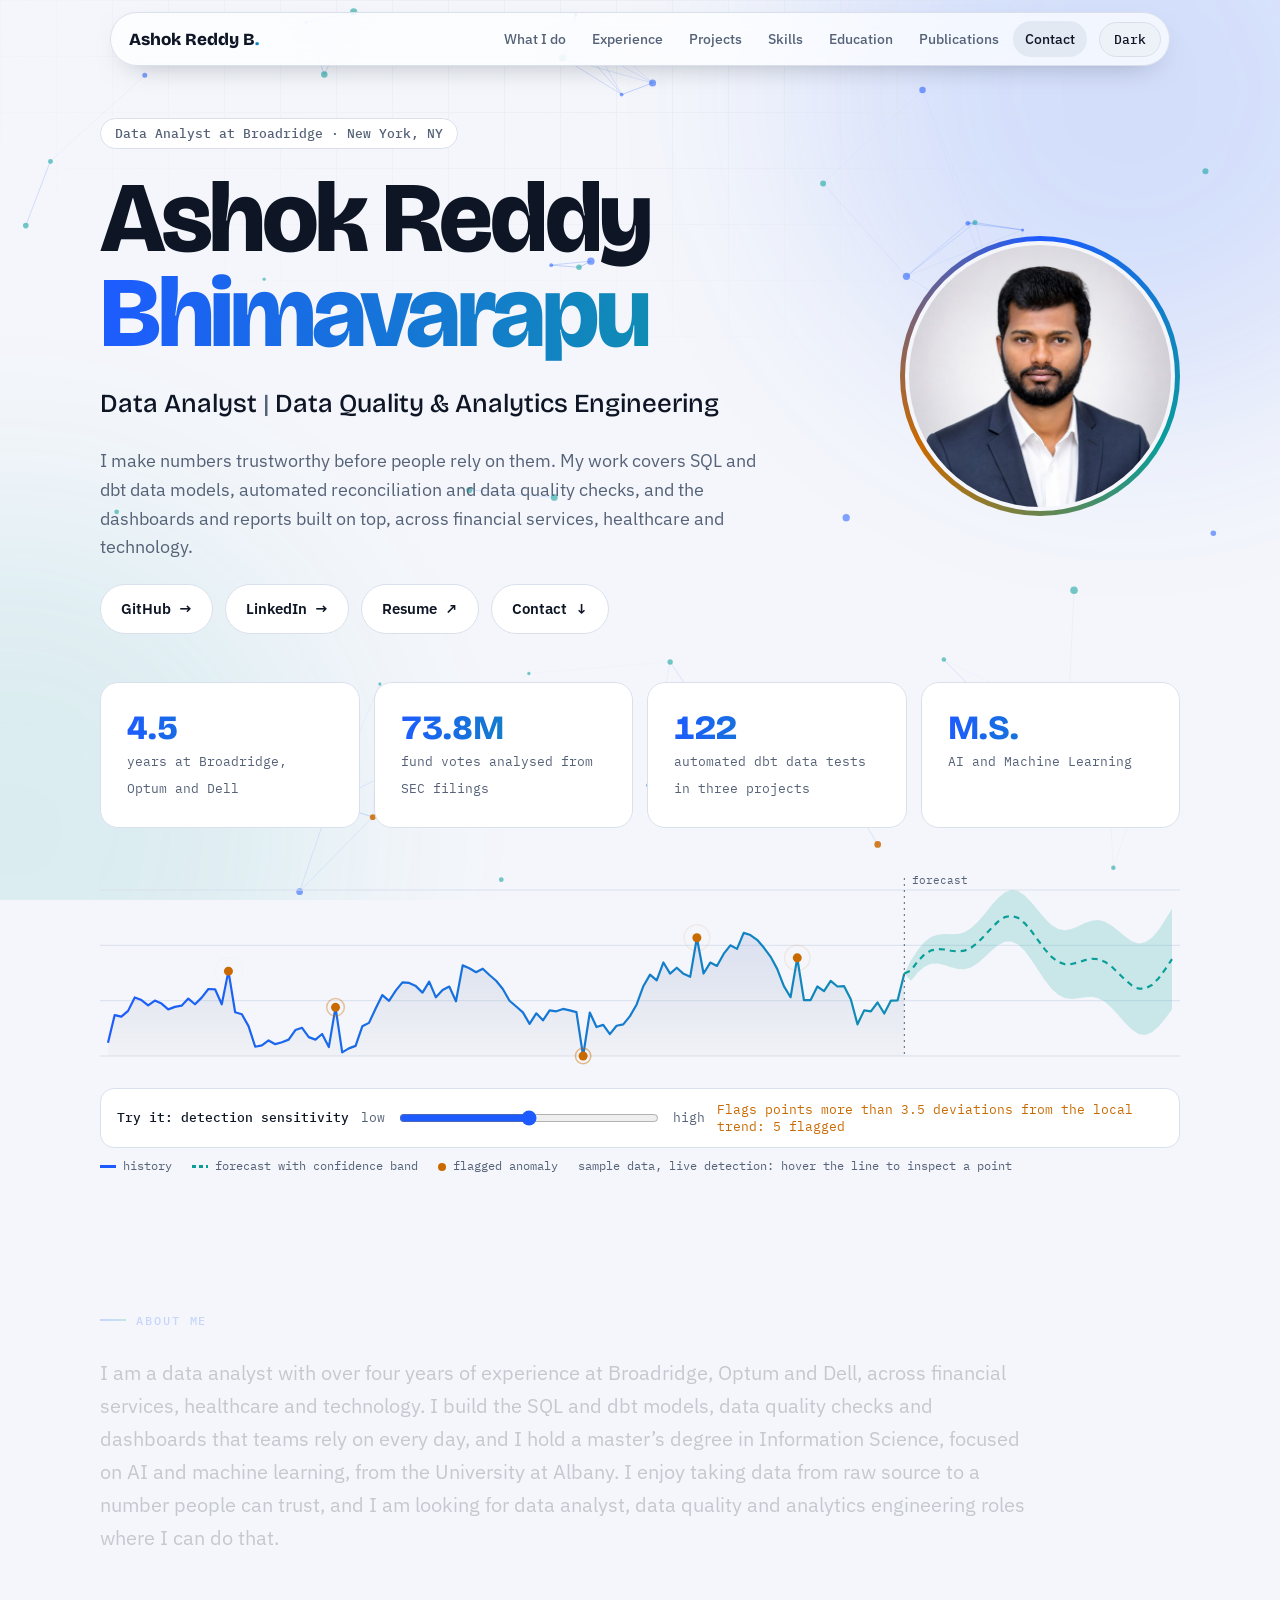
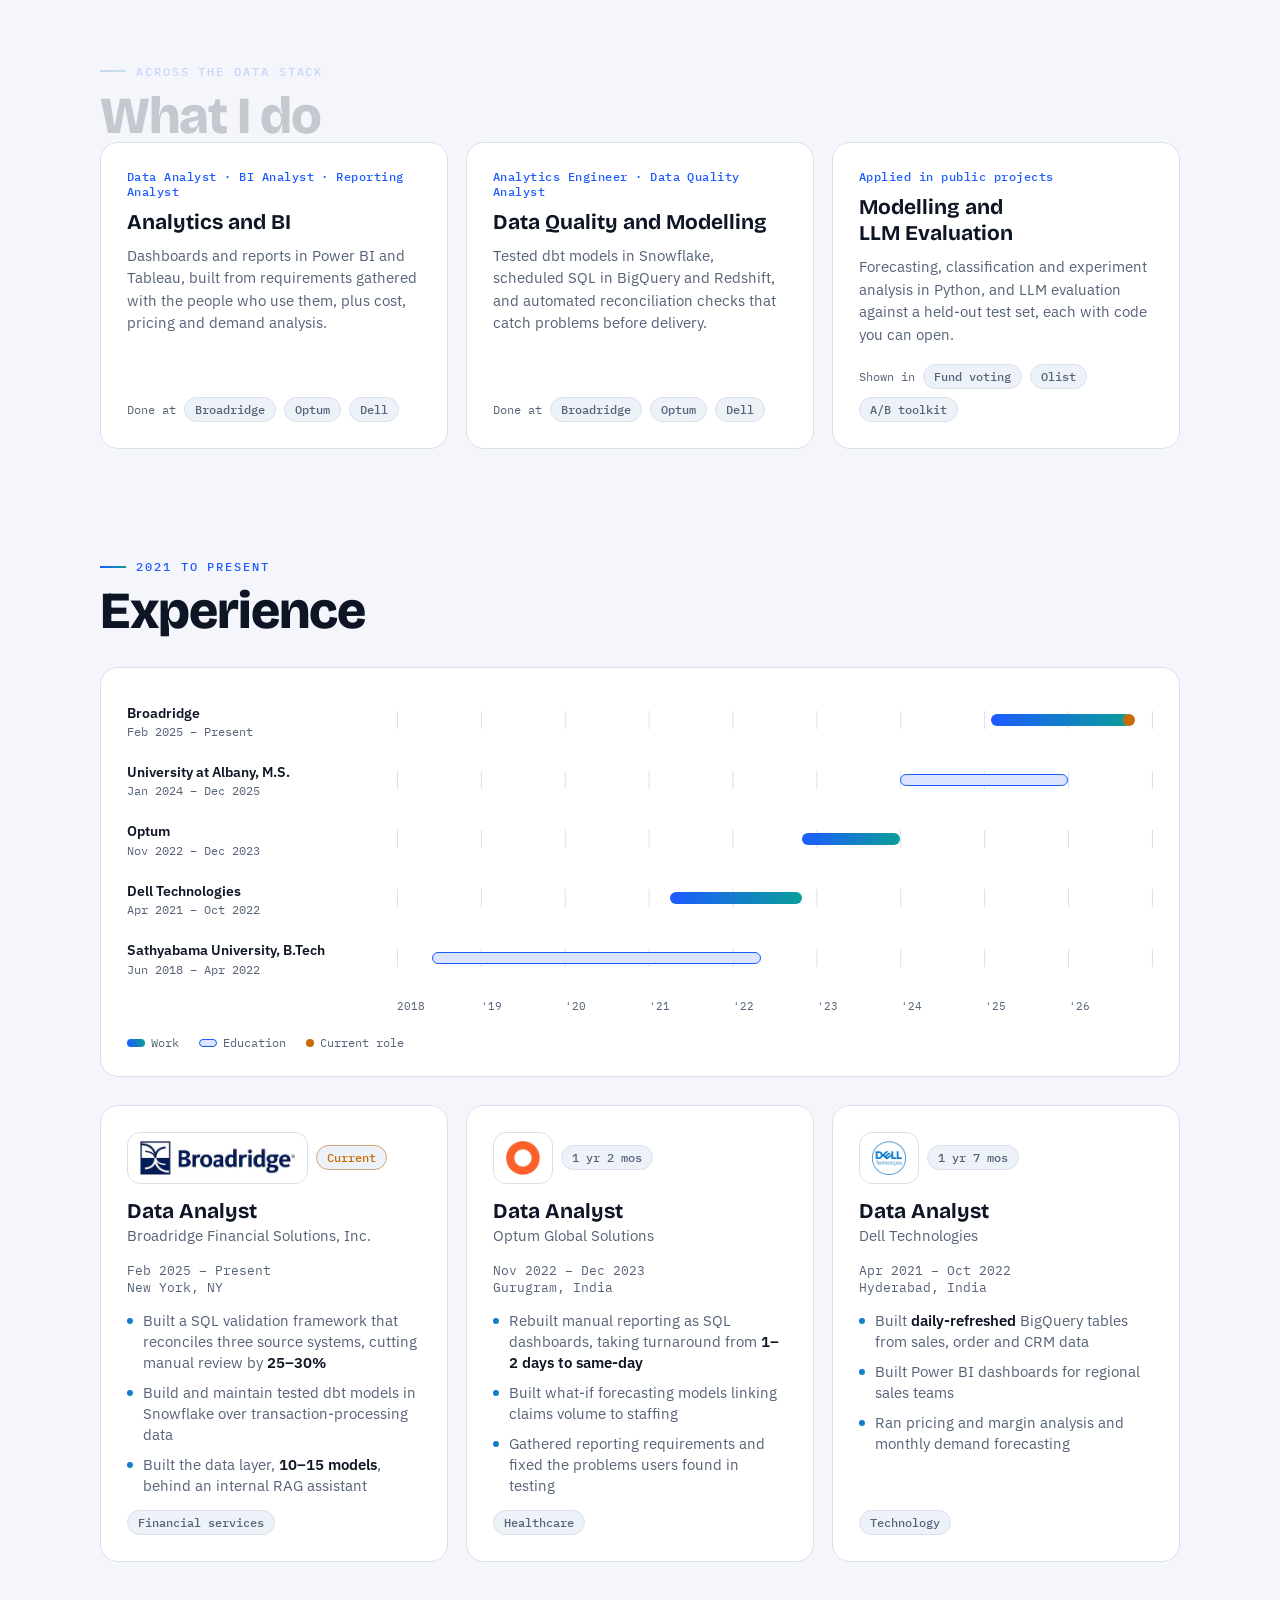
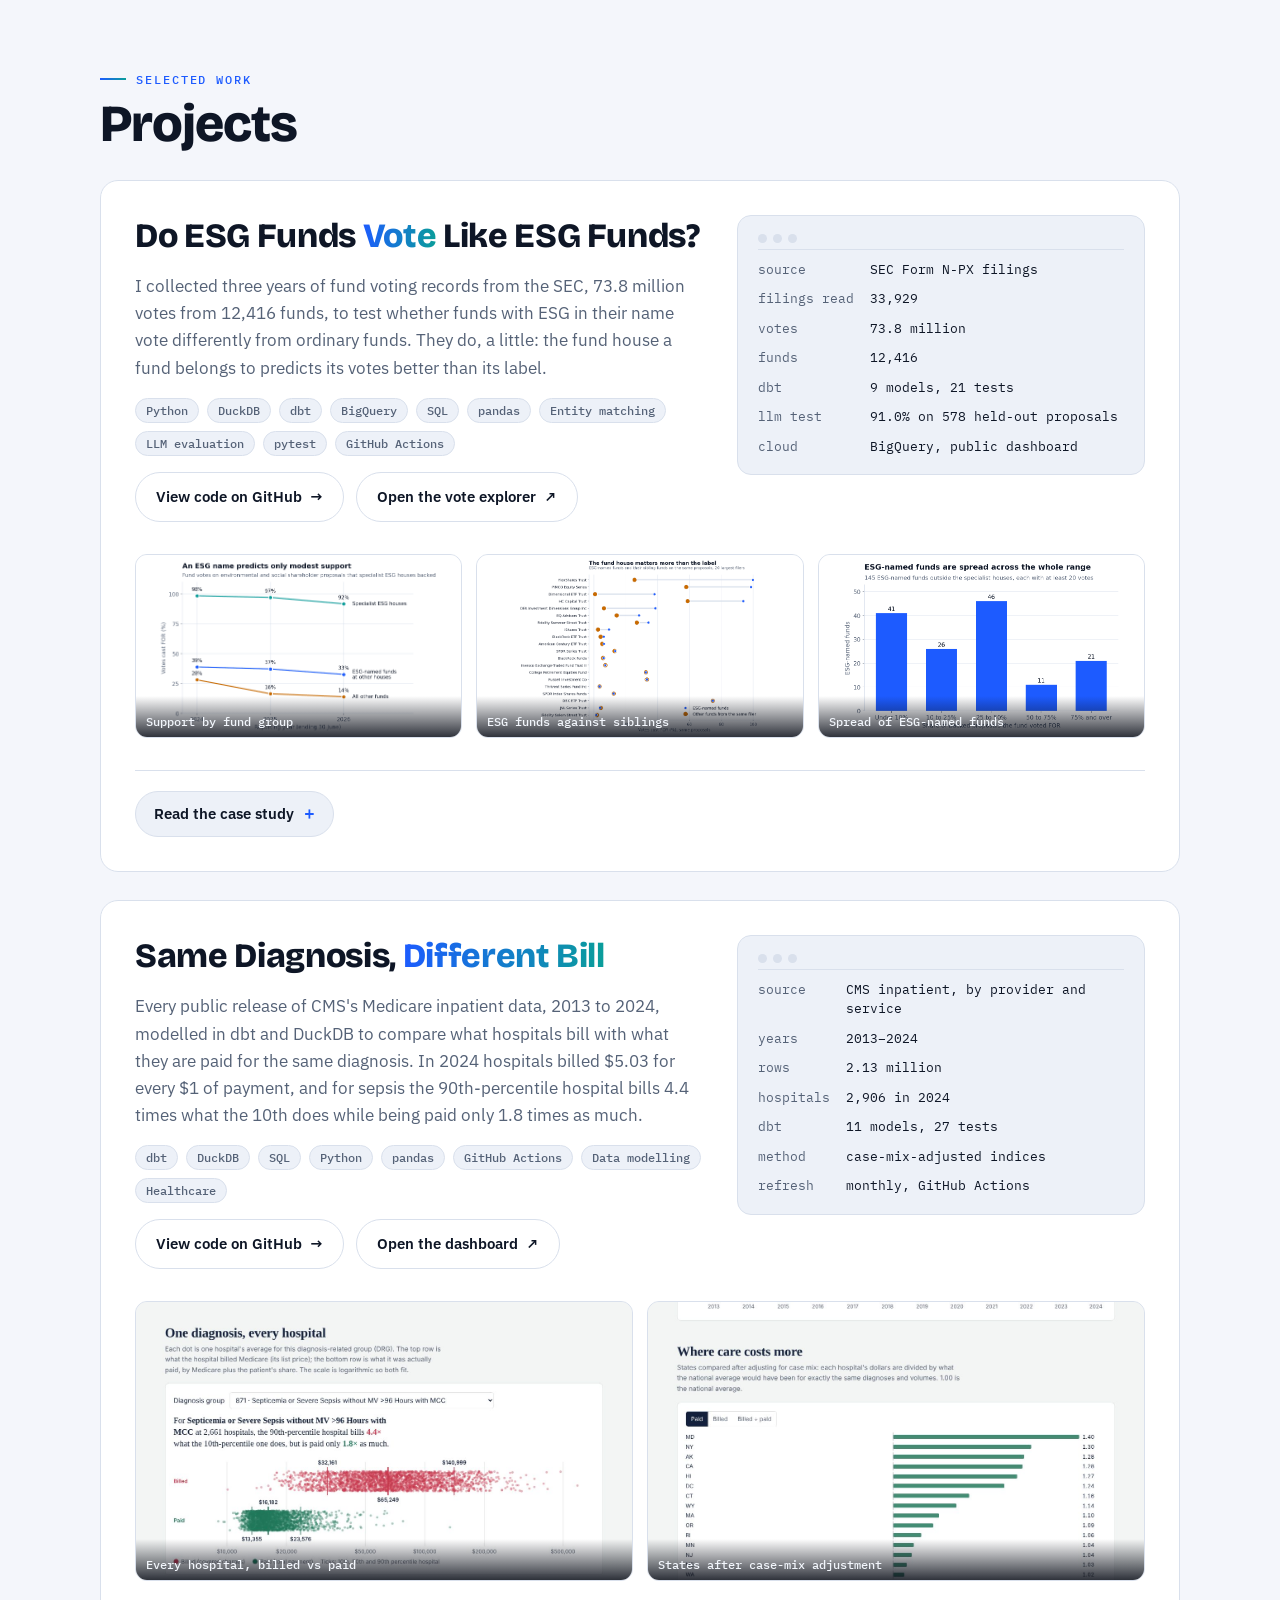
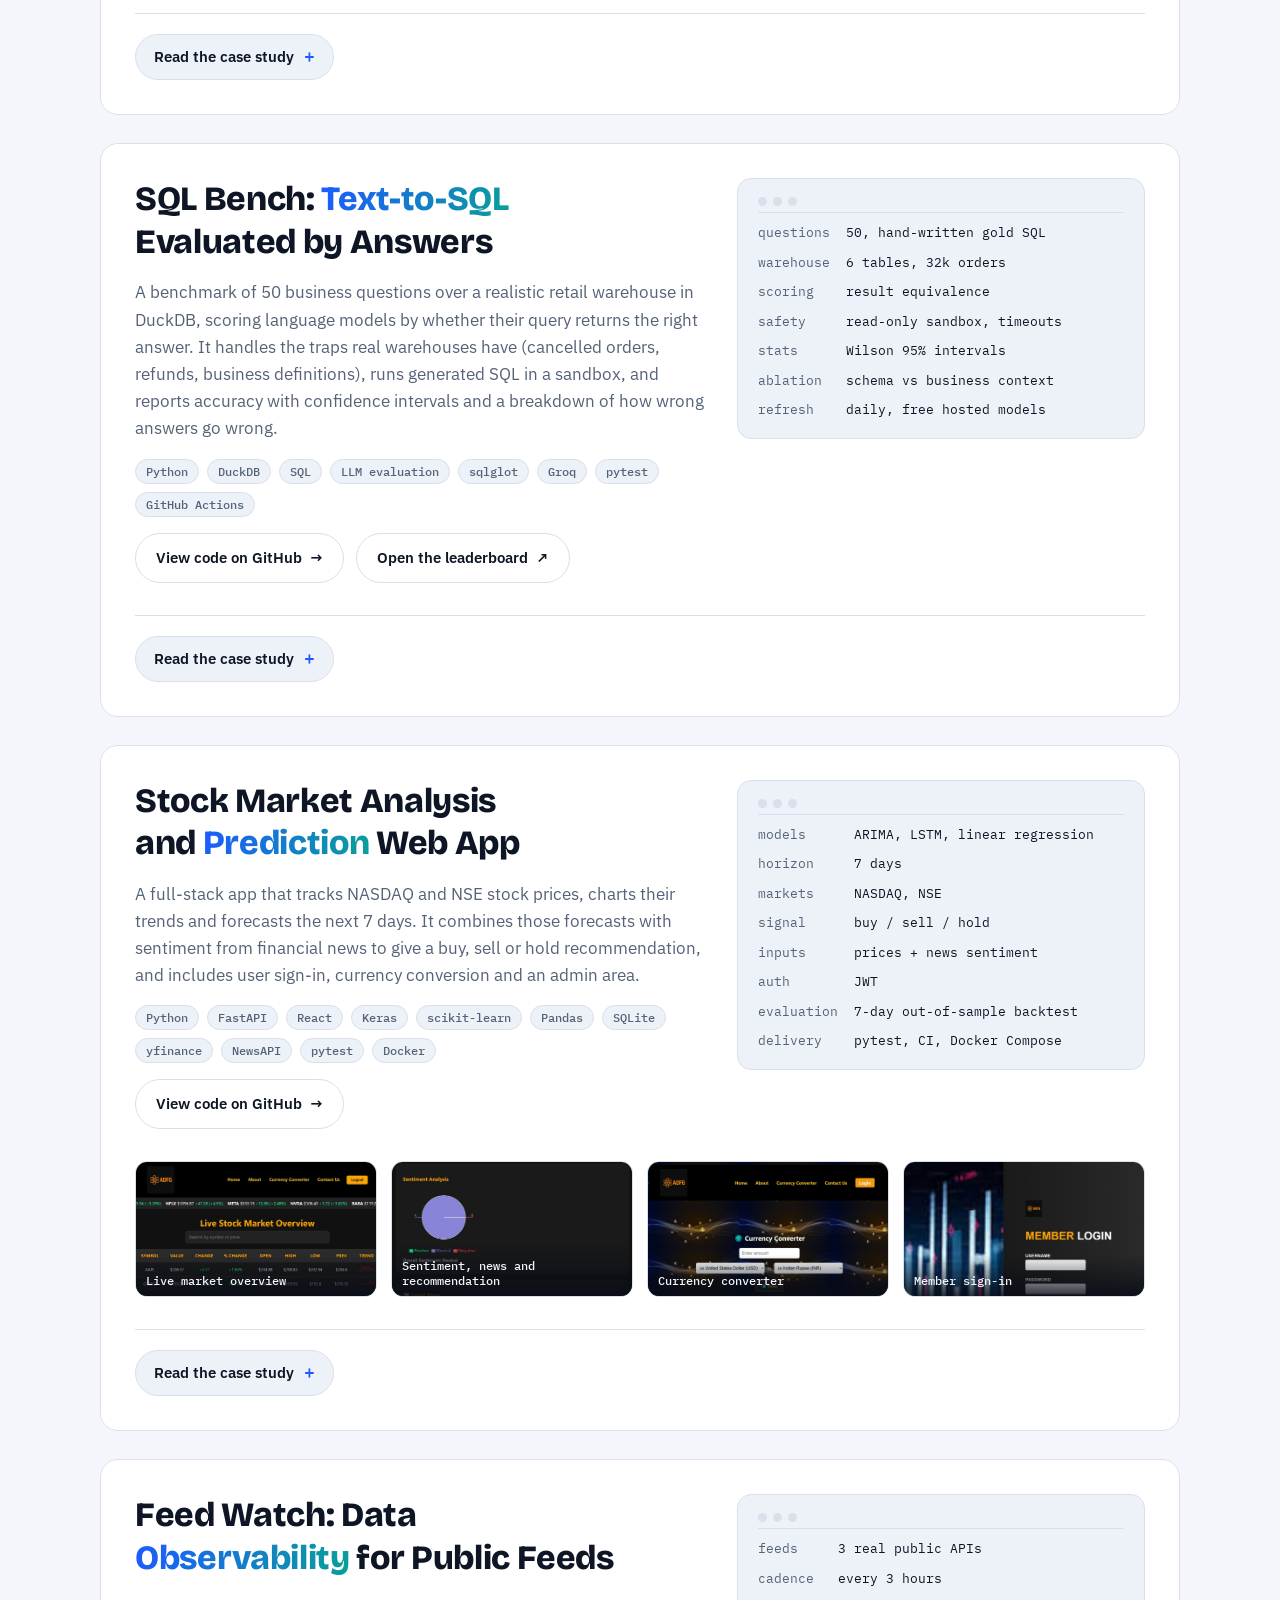
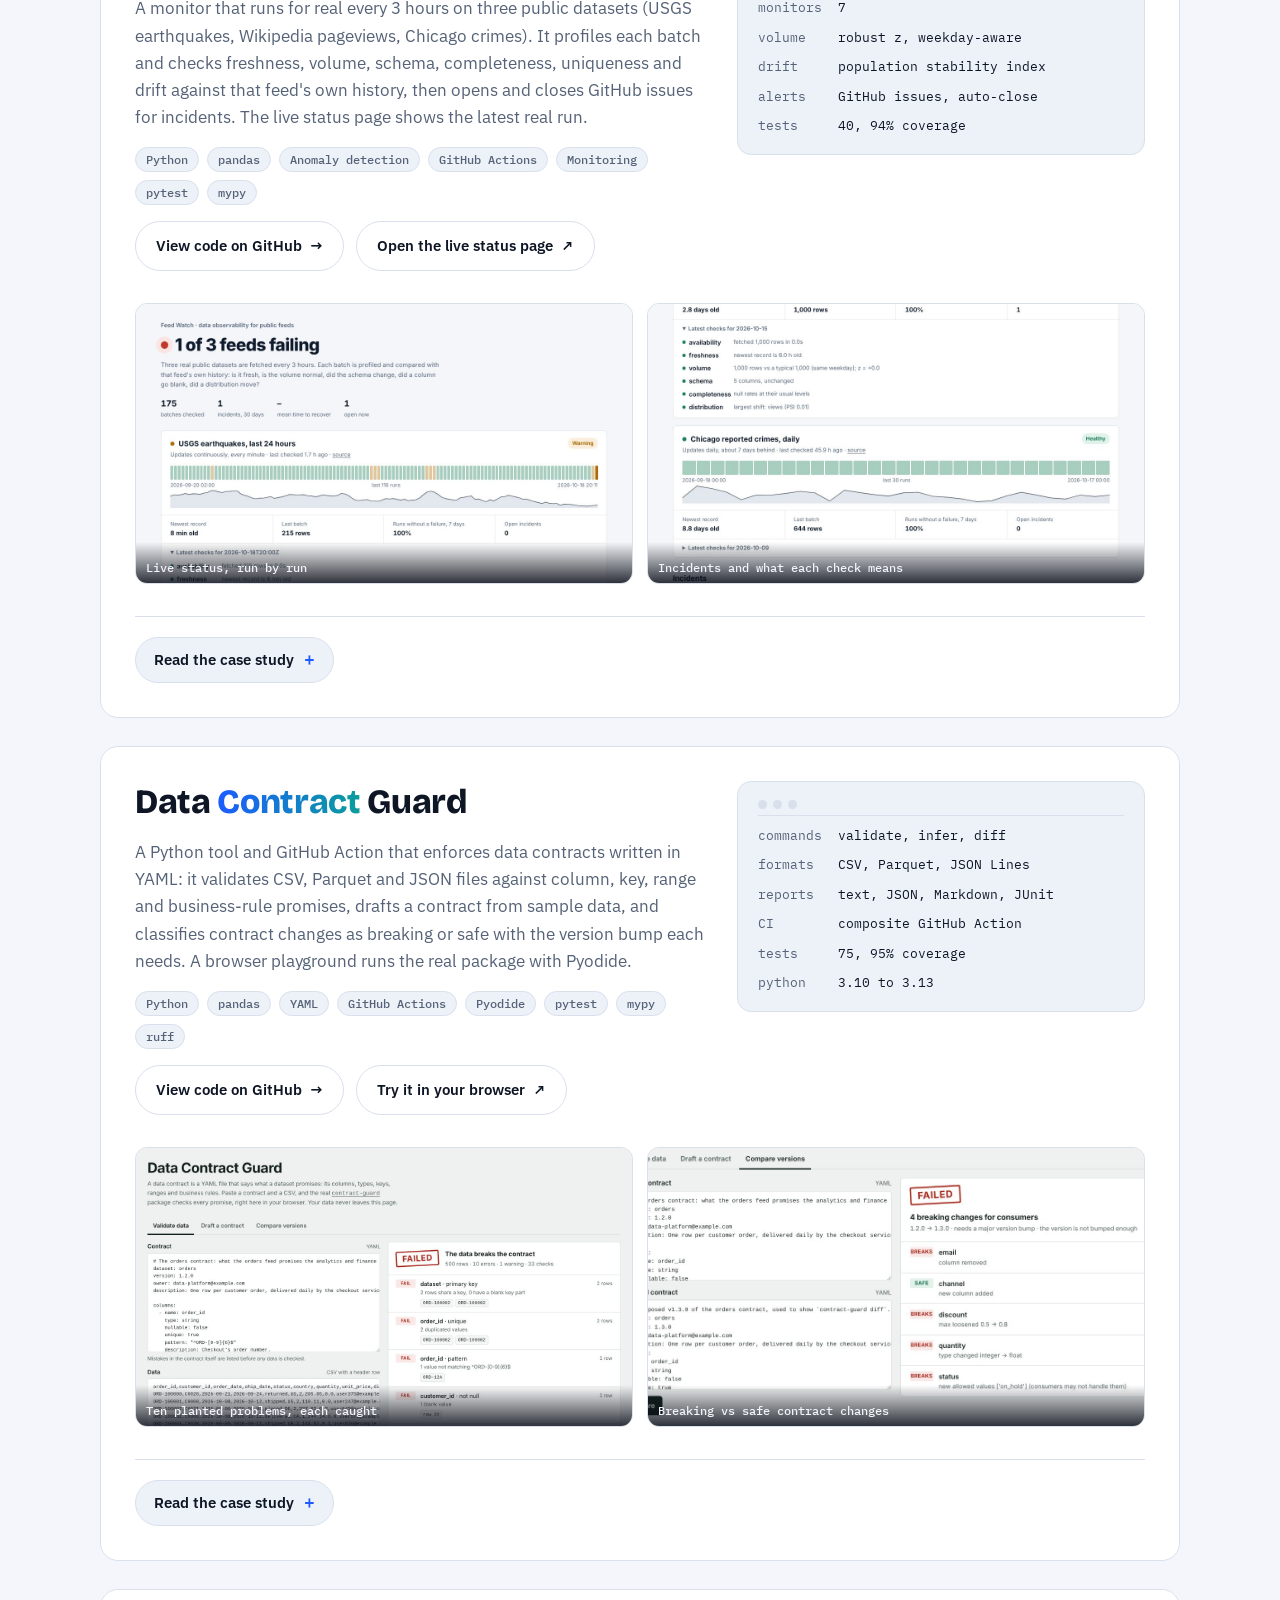
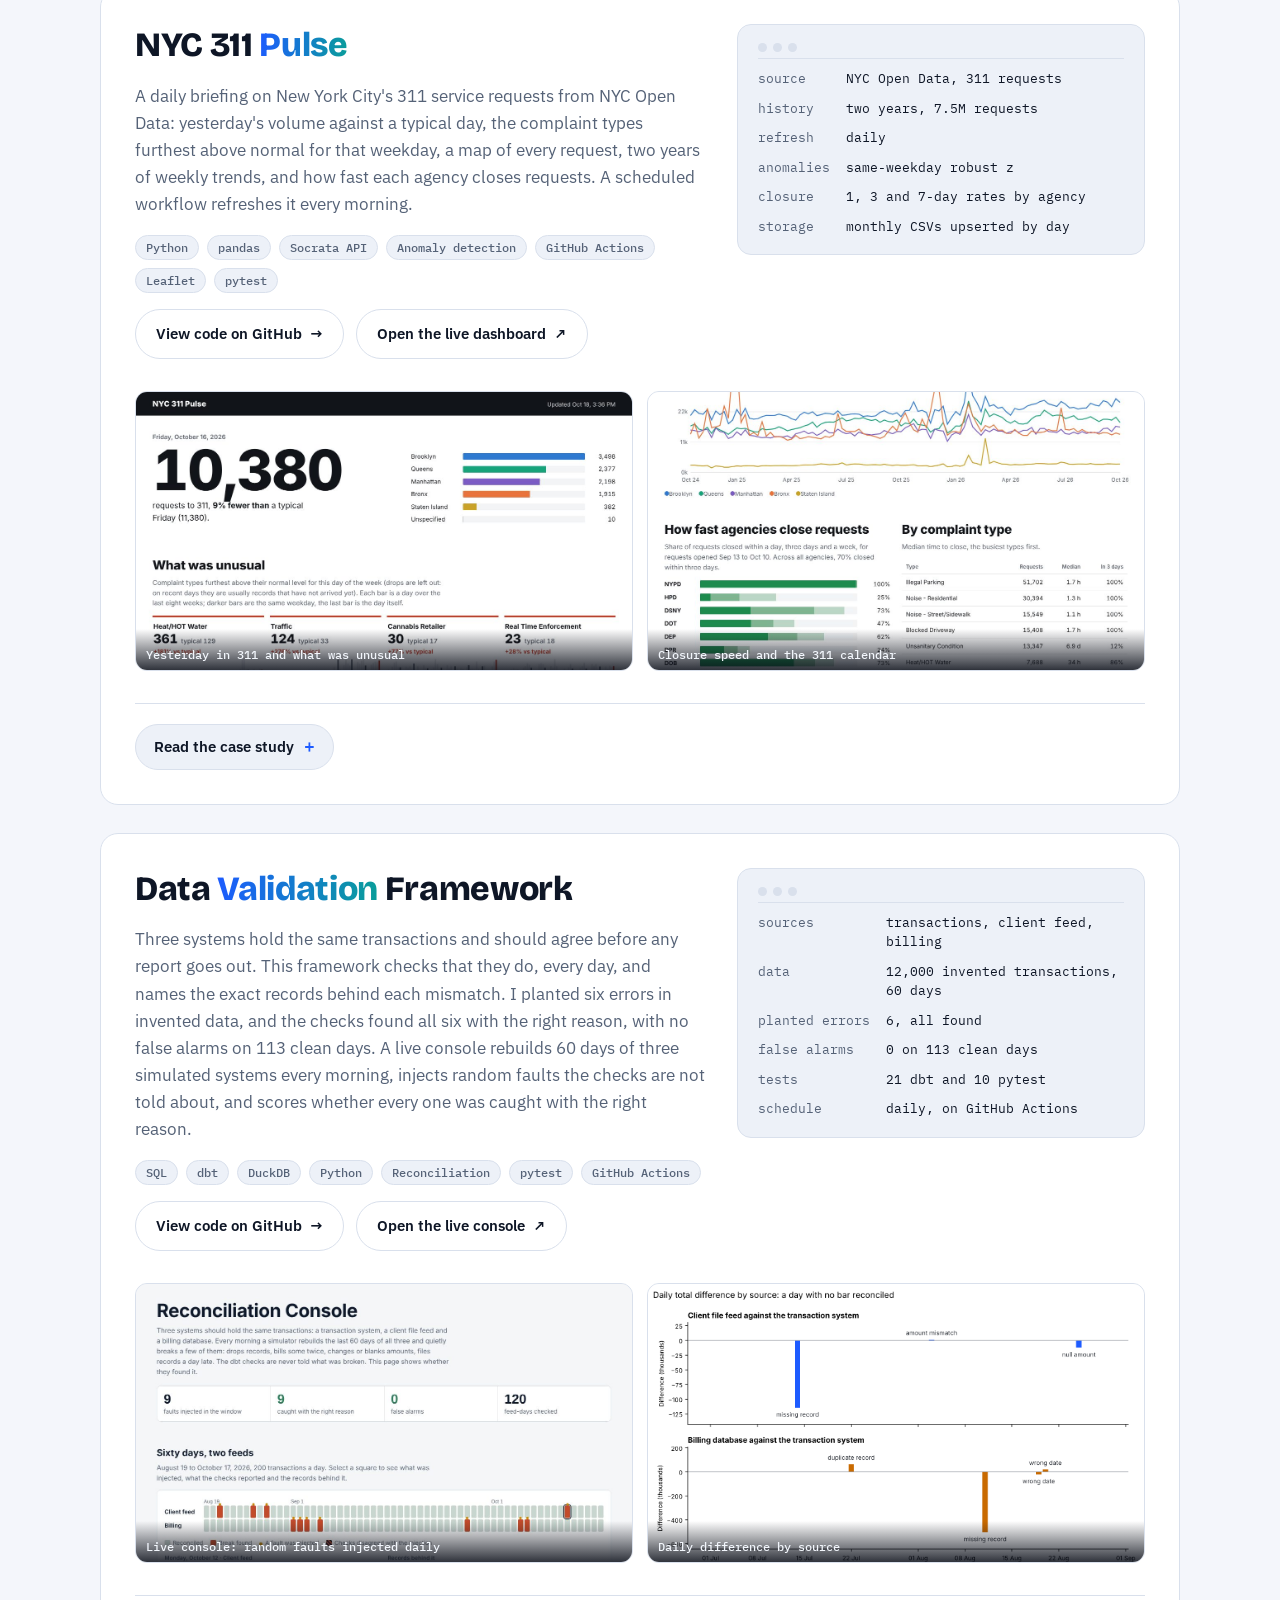
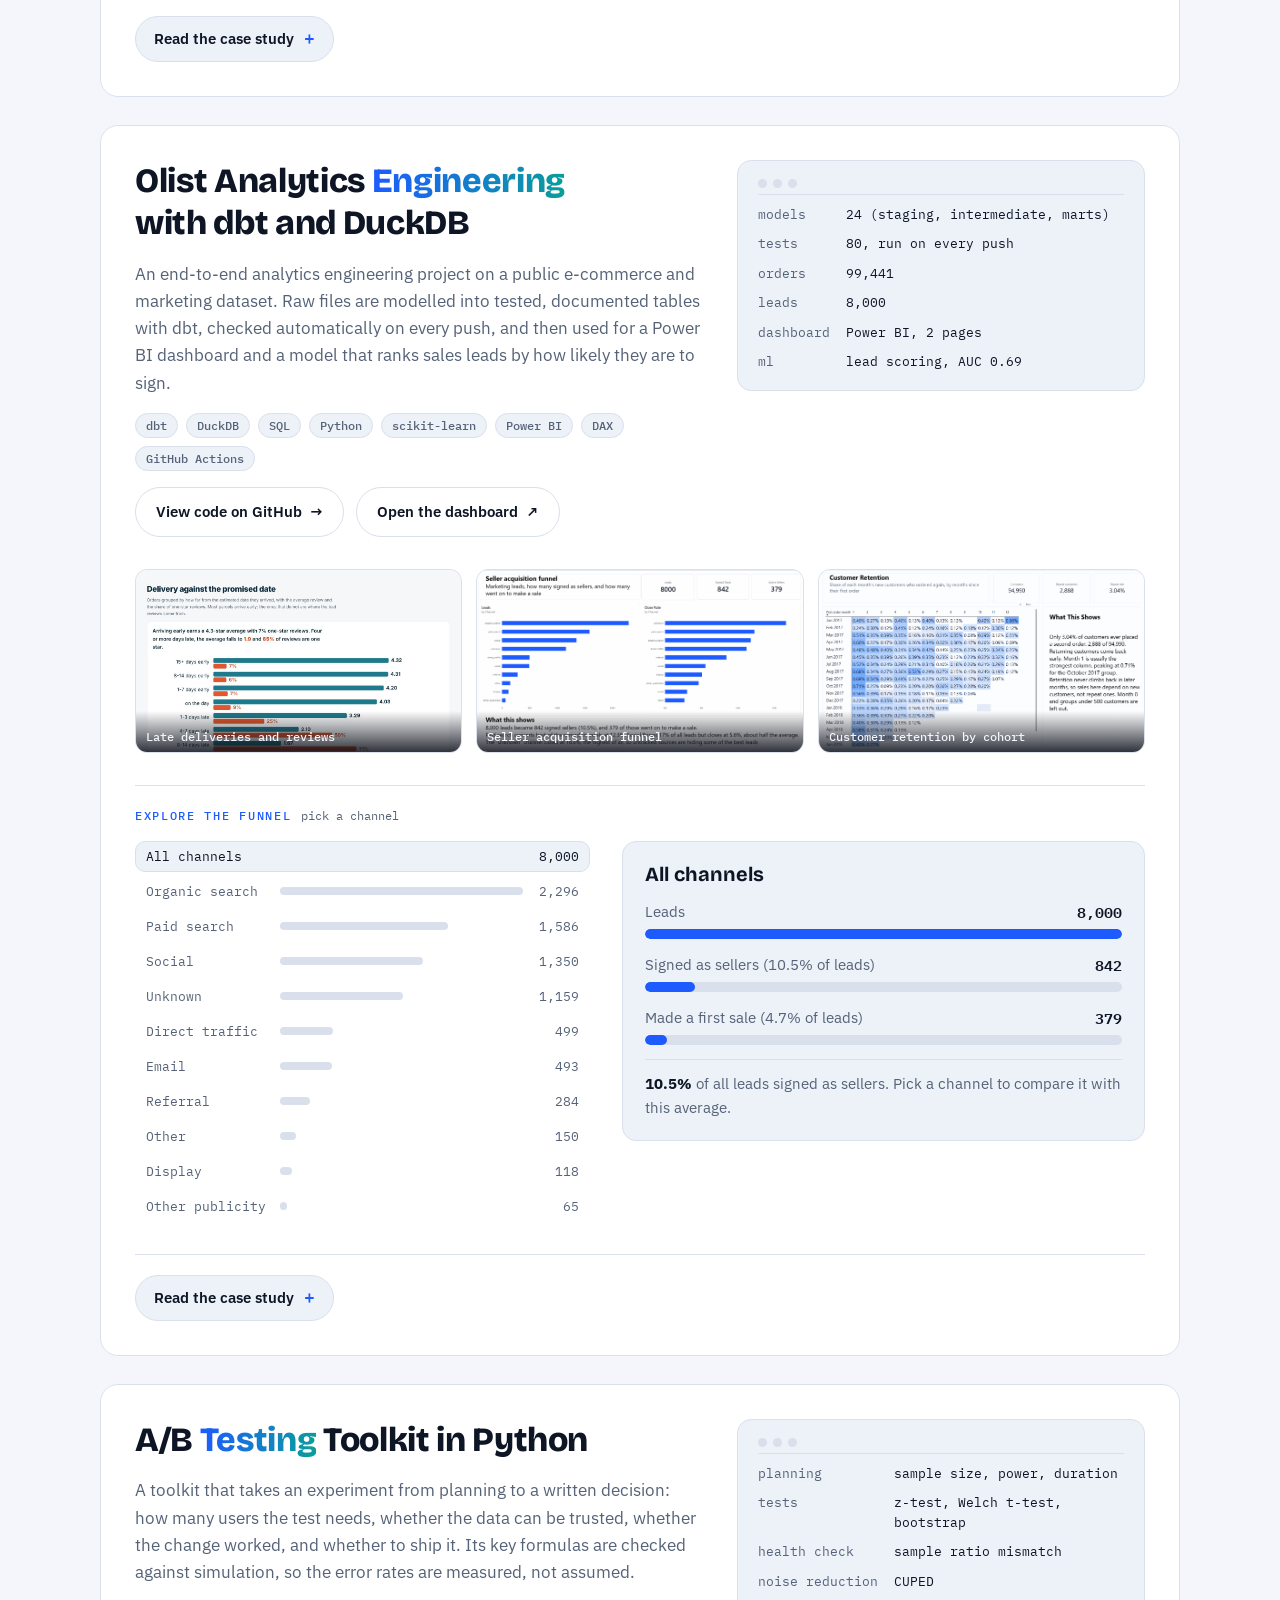
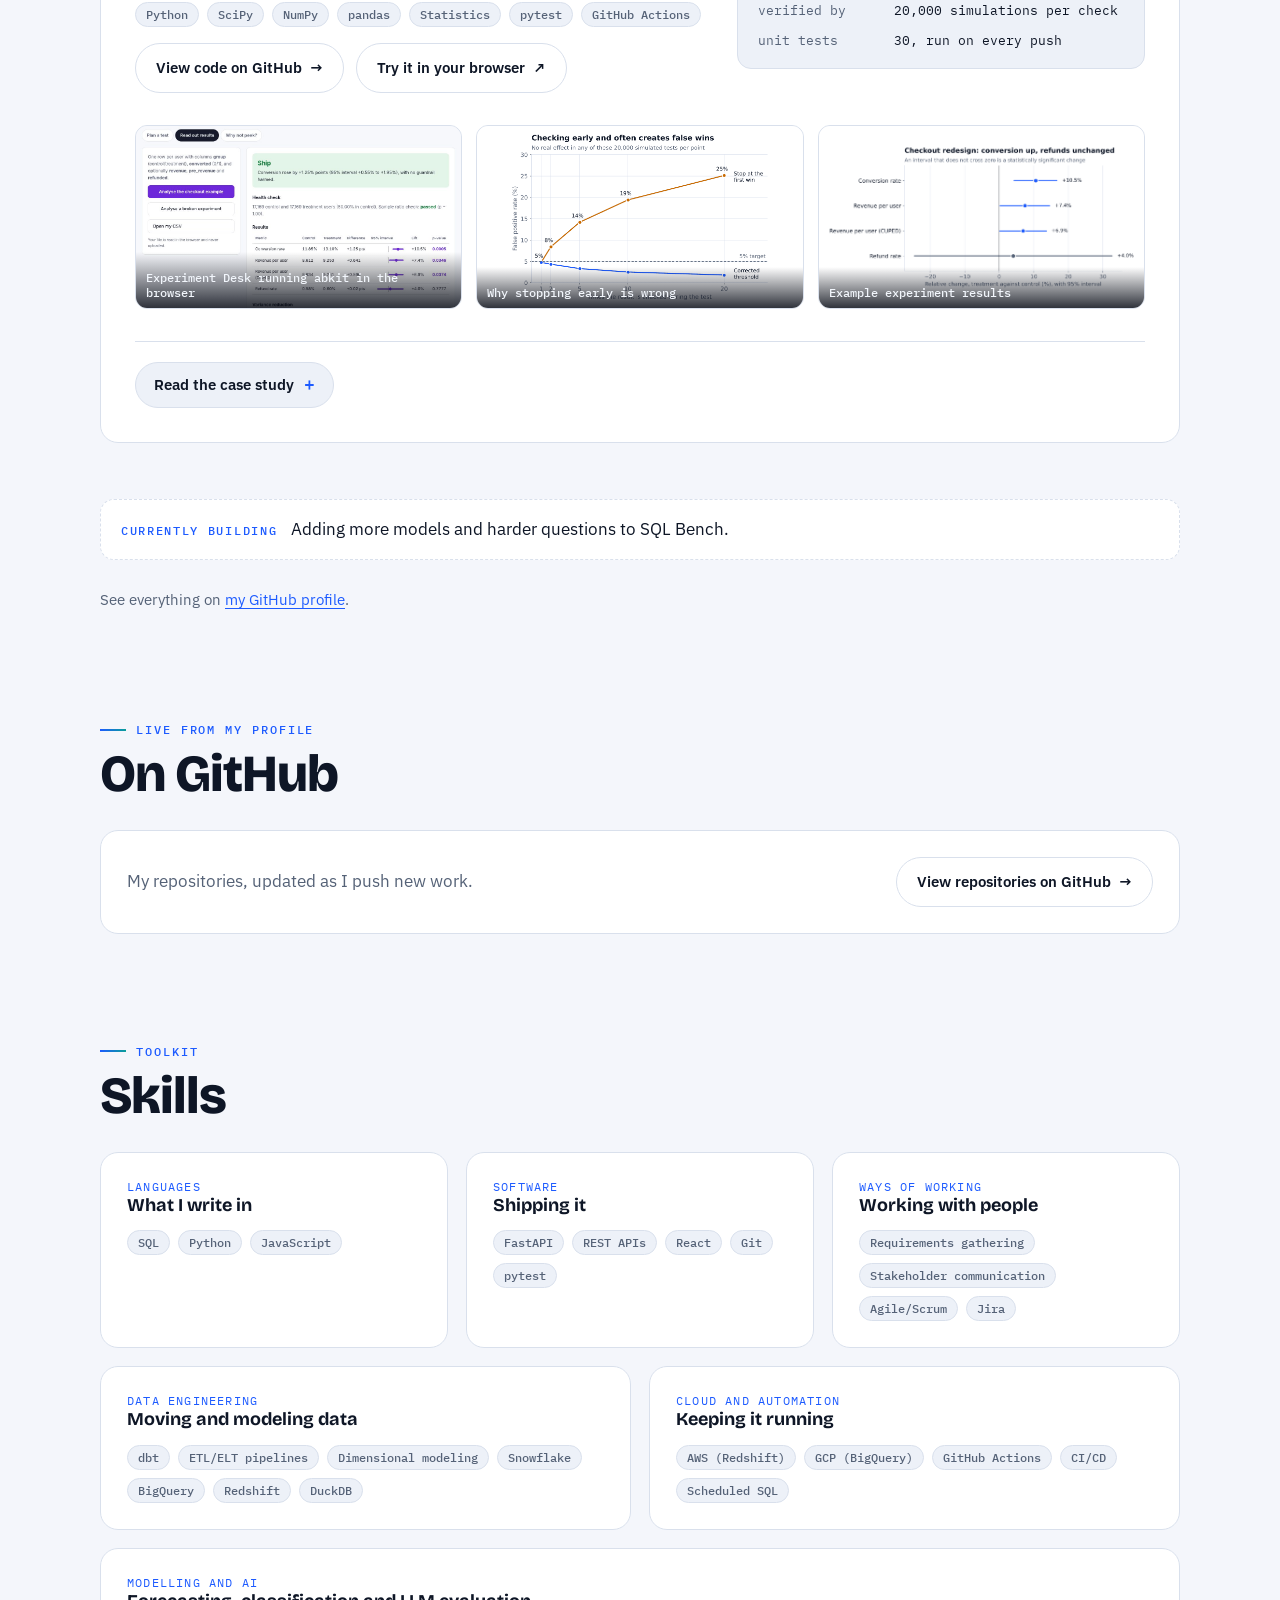
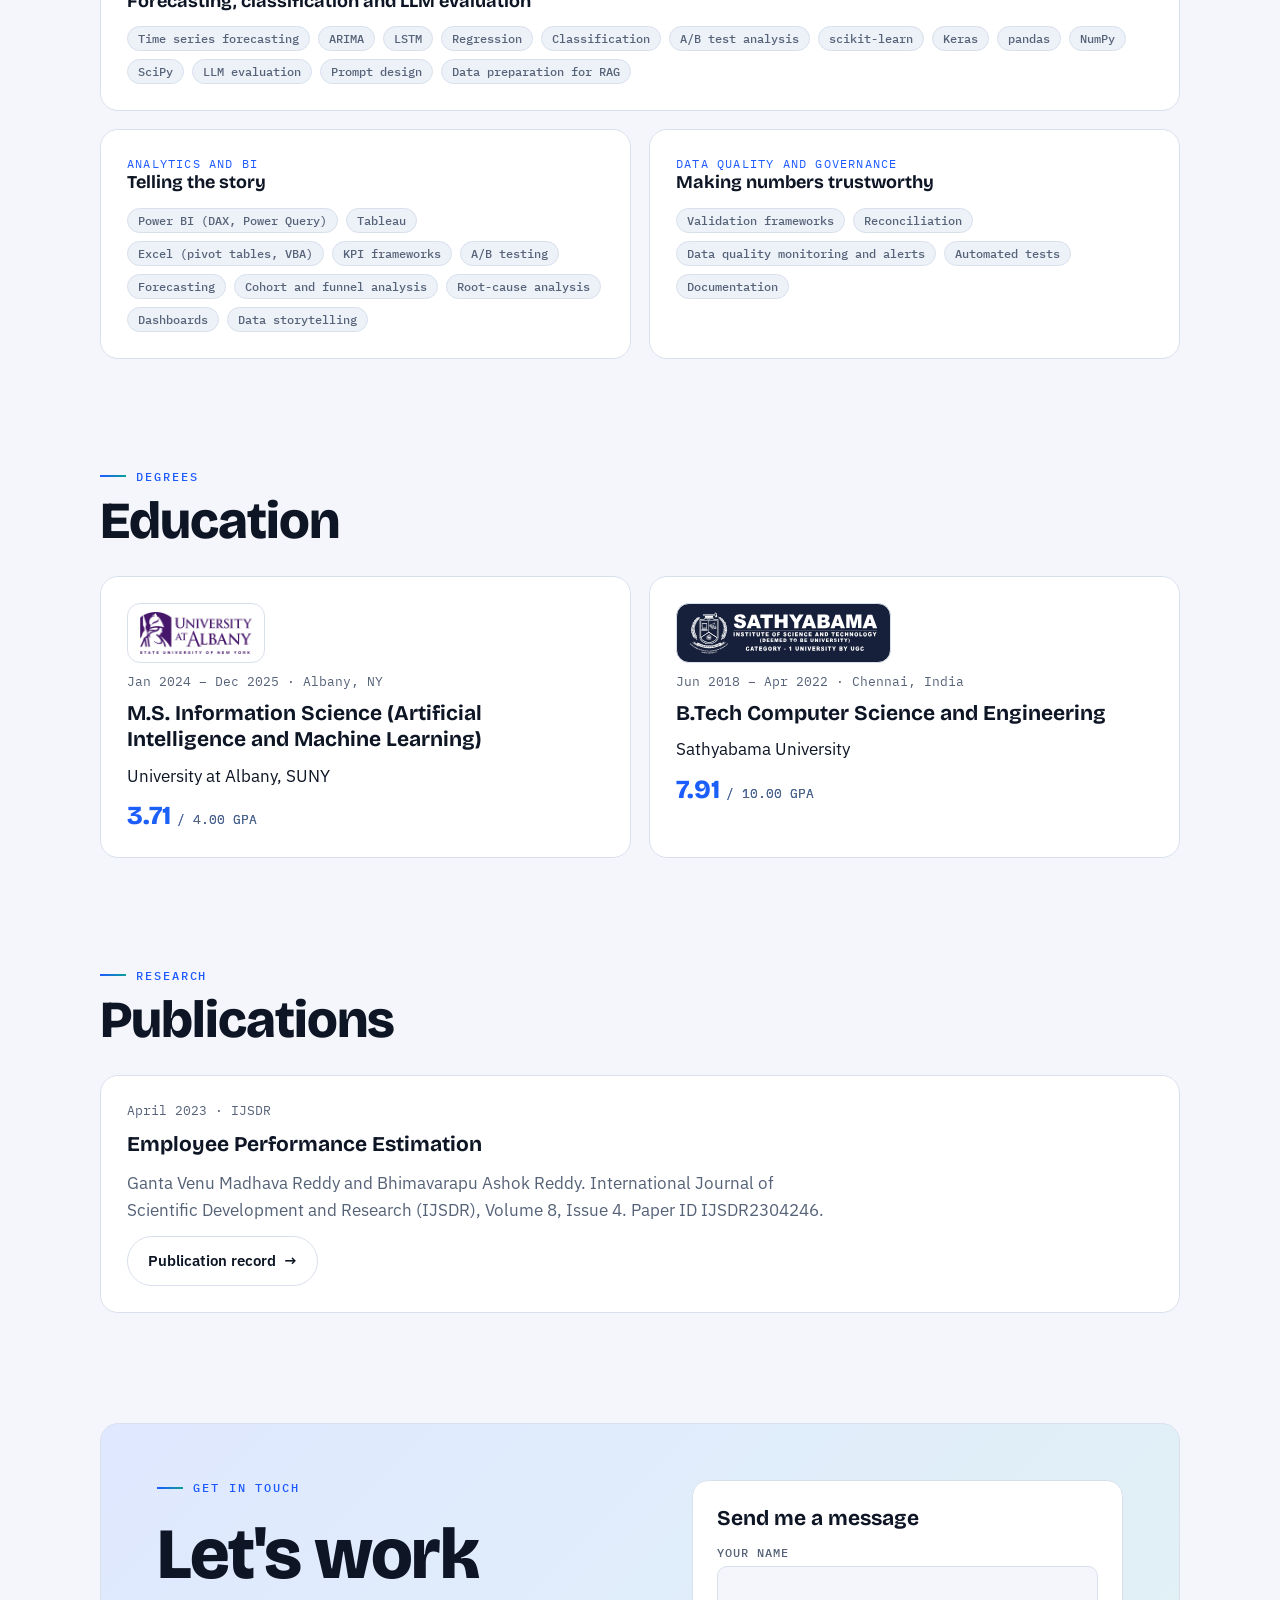
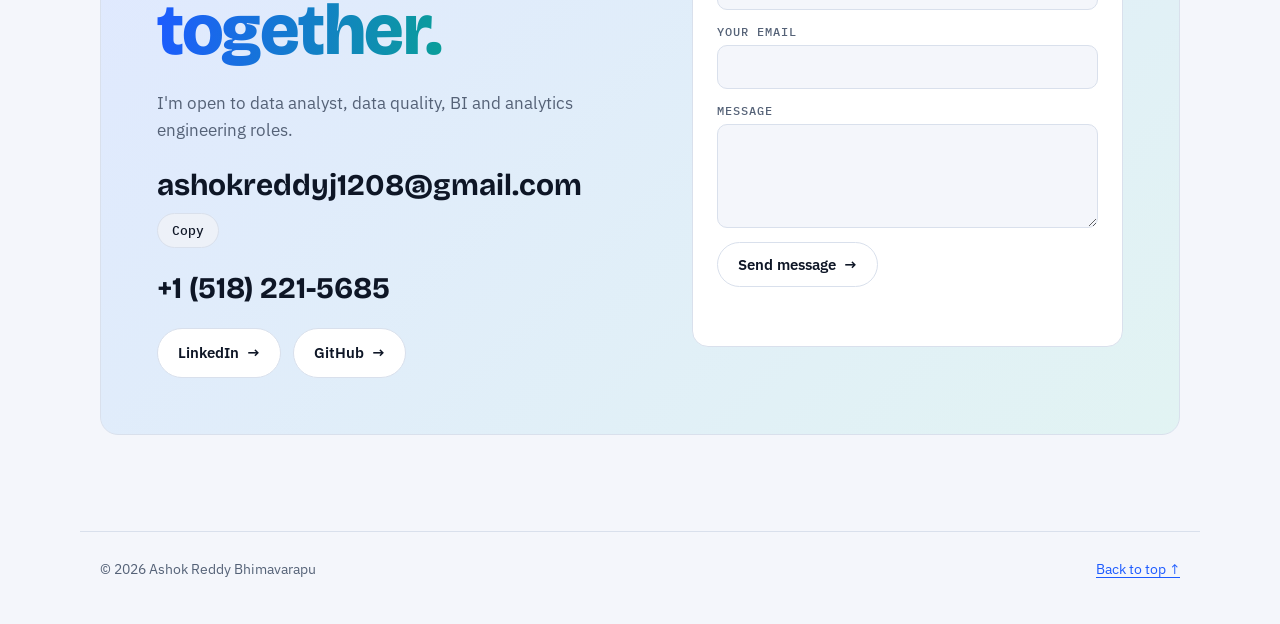
<file: index.html>
<!doctype html>
<html lang="en">
<head>
<meta charset="utf-8">
<meta name="viewport" content="width=device-width, initial-scale=1, viewport-fit=cover">
<title>Ashok Reddy Bhimavarapu | Data Analyst</title>
<meta name="description" content="Portfolio of Ashok Reddy Bhimavarapu: data analyst with 4+ years in SQL, dbt, data quality and BI at Broadridge, Optum and Dell.">
<meta name="author" content="Ashok Reddy Bhimavarapu">
<link rel="canonical" href="https://ashokreddy010.github.io/">
<link rel="icon" href="favicon.svg" type="image/svg+xml">
<meta property="og:type" content="website">
<meta property="og:url" content="https://ashokreddy010.github.io/">
<meta property="og:title" content="Ashok Reddy Bhimavarapu | Data Analyst">
<meta property="og:description" content="Portfolio of Ashok Reddy Bhimavarapu: data analyst with 4+ years in SQL, dbt, data quality and BI at Broadridge, Optum and Dell.">
<meta property="og:image" content="https://ashokreddy010.github.io/social-card.png">
<meta property="og:image:width" content="1200">
<meta property="og:image:height" content="630">
<meta name="twitter:card" content="summary_large_image">
<meta name="twitter:title" content="Ashok Reddy Bhimavarapu | Data Analyst">
<meta name="twitter:description" content="Portfolio of Ashok Reddy Bhimavarapu: data analyst with 4+ years in SQL, dbt, data quality and BI at Broadridge, Optum and Dell.">
<meta name="twitter:image" content="https://ashokreddy010.github.io/social-card.png">
<script type="application/ld+json">{"@context":"https://schema.org","@type":"Person","name":"Ashok Reddy Bhimavarapu","jobTitle":"Data Analyst","url":"https://ashokreddy010.github.io/","sameAs":["https://github.com/AshokReddy010","https://www.linkedin.com/in/ashokreddy1"]}</script>
<style>:root{color-scheme:light}body{margin:0}img{max-width:100%}</style>
</head>
<body>
<link rel="stylesheet" href="https://fonts.googleapis.com/css2?family=Bricolage+Grotesque:opsz,wght@12..96,500;12..96,700;12..96,800&family=IBM+Plex+Sans:wght@400;500;600&family=IBM+Plex+Mono:wght@400;500&display=swap">
<style>
/* Layout: floating pill nav, oversized name, a live forecast chart as the signature strip, then bento-style cards that glow under the cursor. */
:root {
  --bg: #F4F6FB; --surface: #FFFFFF; --surface2: #EDF1F8; --ink: #0E1626; --muted: #556277;
  --line: #D9E0EC; --logo-bg: #FFFFFF; --shot-ink: #F2F6FC; --scrim: rgba(8, 12, 22, .84); --logo-dark: #17203A; --g1: #1D5BFF; --g2: #0A9E99; --mark: #C96A00; --on-accent: #FFFFFF; --btn1: #FFFFFF; --btn2: #FFFFFF; --btn-ink: #0E1626; --btn-bd: #D9E0EC; --nav1: #E3E9F3; --nav2: #E3E9F3;
  --display: "Bricolage Grotesque", "Segoe UI", system-ui, sans-serif;
  --body: "IBM Plex Sans", "Segoe UI", system-ui, sans-serif;
  --mono: "IBM Plex Mono", ui-monospace, Menlo, Consolas, monospace;
  --r: 18px;
}
@media (prefers-color-scheme: dark) {
  :root:not([data-theme="light"]) {
    --bg: #080C16; --surface: #101726; --surface2: #162036; --ink: #EAF0FA; --muted: #93A1B8;
    --line: #222E45; --g1: #5B9DFF; --g2: #3FE0C5; --mark: #FFB04A; --on-accent: #06101F; --btn1: #101726; --btn2: #101726; --btn-ink: #EAF0FA; --btn-bd: #222E45; --nav1: #1E2A44; --nav2: #1E2A44;
    color-scheme: dark;
  }
}
:root[data-theme="dark"] {
  --bg: #080C16; --surface: #101726; --surface2: #162036; --ink: #EAF0FA; --muted: #93A1B8;
  --line: #222E45; --g1: #5B9DFF; --g2: #3FE0C5; --mark: #FFB04A; --on-accent: #06101F; --btn1: #101726; --btn2: #101726; --btn-ink: #EAF0FA; --btn-bd: #222E45; --nav1: #1E2A44; --nav2: #1E2A44;
  color-scheme: dark;
}
* { box-sizing: border-box; }
[hidden] { display: none !important; }
html { scroll-behavior: smooth; }
body { background: var(--bg); color: var(--ink); font-family: var(--body); font-size: 17px; line-height: 1.6; overflow-x: hidden; transition: background .4s, color .4s; }
a { color: var(--g1); text-underline-offset: 3px; }
a:focus-visible, button:focus-visible { outline: 2px solid var(--g1); outline-offset: 3px; border-radius: 8px; }
h1, h2, h3, p { margin: 0; }
h1, h2, h3 { font-family: var(--display); text-wrap: balance; }
.wrap { max-width: 1120px; margin-inline: auto; padding-inline: 20px; }
.grad { background: linear-gradient(95deg, var(--g1), var(--g2)); -webkit-background-clip: text; background-clip: text; color: transparent; }

/* ambient background */
.ambient { position: fixed; inset: 0; z-index: -1; pointer-events: none; overflow: hidden; }
.ambient i { position: absolute; width: 620px; height: 620px; border-radius: 50%; filter: blur(110px); opacity: .5; animation: drift 22s ease-in-out infinite alternate; }
.ambient i:nth-child(1) { background: color-mix(in srgb, var(--g1) 30%, transparent); top: -220px; right: -160px; }
.ambient i:nth-child(2) { background: color-mix(in srgb, var(--g2) 22%, transparent); top: 520px; left: -300px; animation-delay: -8s; }
.ambient b { position: absolute; inset: 0; background-image: linear-gradient(var(--line) 1px, transparent 1px), linear-gradient(90deg, var(--line) 1px, transparent 1px); background-size: 56px 56px; opacity: .35; -webkit-mask-image: radial-gradient(ellipse 80% 55% at 50% 0%, #000 20%, transparent 75%); mask-image: radial-gradient(ellipse 80% 55% at 50% 0%, #000 20%, transparent 75%); }
.ambient canvas { position: absolute; inset: 0; width: 100%; height: 100%; }
@keyframes drift { to { transform: translate(60px, 80px) scale(1.15); } }

/* nav */
.top { position: sticky; top: calc(env(safe-area-inset-top, 0px) + 12px); z-index: 10; padding-inline: 16px; }
.pill { max-width: 1060px; margin-inline: auto; display: flex; align-items: center; gap: 12px; padding: 8px 8px 8px 18px; border: 1px solid var(--line); border-radius: 999px; background: color-mix(in srgb, var(--surface) 72%, transparent); -webkit-backdrop-filter: blur(14px) saturate(1.4); backdrop-filter: blur(14px) saturate(1.4); box-shadow: 0 10px 30px -18px color-mix(in srgb, var(--ink) 50%, transparent); }
.brand { font-family: var(--display); font-weight: 800; font-size: 17px; color: var(--ink); text-decoration: none; white-space: nowrap; }
.nav { display: flex; gap: 2px; margin-left: auto; min-width: 0; overflow-x: auto; scrollbar-width: none; }
.nav::-webkit-scrollbar { display: none; }
.nav a { font-size: 14px; font-weight: 500; color: var(--muted); text-decoration: none; padding: 7px 12px; border-radius: 999px; white-space: nowrap; transition: color .2s, background .2s; }
.nav a:hover { color: var(--ink); background: var(--surface2); }
.nav a[aria-current="true"] { color: var(--btn-ink); background: linear-gradient(95deg, var(--nav1), var(--nav2)); }
.tbtn { flex: none; font: 500 13px var(--mono); color: var(--ink); background: var(--surface2); border: 1px solid var(--line); border-radius: 999px; padding: 8px 14px; cursor: pointer; transition: border-color .2s, transform .2s; }
.tbtn:hover { border-color: var(--g1); transform: scale(1.05); }

main { display: flex; flex-direction: column; gap: 110px; padding-block: 64px 96px; }
section { display: flex; flex-direction: column; gap: 28px; scroll-margin-top: 100px; }
.label { font: 500 12px var(--mono); letter-spacing: .16em; text-transform: uppercase; color: var(--g1); display: flex; align-items: center; gap: 10px; }
.label::before { content: ""; width: 26px; height: 2px; background: linear-gradient(90deg, var(--g1), var(--g2)); }
h2 { font-size: clamp(32px, 5vw, 52px); font-weight: 800; letter-spacing: -.02em; line-height: 1.05; }
h3 { font-size: 21px; font-weight: 700; line-height: 1.25; }
.head { display: flex; flex-direction: column; gap: 10px; }

/* hero */
.intro { display: grid; grid-template-columns: minmax(0, 1fr) 280px; gap: 48px; align-items: center; }
.hero { display: flex; flex-direction: column; gap: 22px; min-width: 0; }
.status { align-self: flex-start; display: inline-flex; align-items: center; gap: 10px; font: 500 13px var(--mono); color: var(--muted); border: 1px solid var(--line); background: var(--surface); padding: 6px 14px; border-radius: 999px; }
.status i { display: none; width: 8px; height: 8px; border-radius: 50%; background: var(--g2); box-shadow: 0 0 0 0 var(--g2); animation: ping 2s infinite; }
@keyframes ping { 70% { box-shadow: 0 0 0 9px transparent; } 100% { box-shadow: 0 0 0 0 transparent; } }
h1 { font-size: clamp(44px, 8.4vw, 100px); font-weight: 800; line-height: .95; letter-spacing: -.035em; }
h1 span { display: block; }
.role { font-family: var(--display); font-weight: 500; font-size: clamp(19px, 2.6vw, 26px); }
.role em { font-style: normal; color: var(--muted); padding-inline: 6px; }
.lede { max-width: 60ch; color: var(--muted); font-size: 18px; }
.links { display: flex; flex-wrap: wrap; gap: 12px; }
.cta { position: relative; overflow: hidden; display: inline-flex; align-items: center; gap: 8px; font-weight: 600; font-size: 15px; text-decoration: none; padding: 12px 20px; border-radius: 999px; border: 1px solid var(--line); color: var(--ink); background: var(--surface); transition: transform .25s, border-color .25s, box-shadow .25s; }
.cta b { font-weight: 600; transition: transform .25s; }
.cta:hover { transform: translateY(-3px); border-color: var(--g1); box-shadow: 0 14px 30px -16px var(--g1); }
.cta:hover b { transform: translateX(4px); }
.cta.solid:hover { border-color: var(--g1); }
.cta.solid { border-color: var(--btn-bd); color: var(--btn-ink); background: linear-gradient(95deg, var(--btn1), var(--btn2)); }
.cta.solid::after { content: ""; position: absolute; top: 0; bottom: 0; width: 40%; left: -60%; background: linear-gradient(100deg, transparent, color-mix(in srgb, var(--surface) 55%, transparent), transparent); transform: skewX(-20deg); transition: left .6s; }
.cta.solid:hover::after { left: 130%; }
.photo-wrap { position: relative; width: 280px; max-width: 100%; aspect-ratio: 1; border-radius: 50%; padding: 5px; overflow: hidden; transition: transform .4s; }
.photo-wrap::before { content: ""; position: absolute; inset: -40%; background: conic-gradient(var(--g1), var(--g2), var(--mark), var(--g1)); animation: spin 7s linear infinite; }
.photo-wrap:hover { transform: scale(1.04) rotate(-2deg); }
.photo { position: relative; width: 100%; height: 100%; border-radius: 50%; overflow: hidden; background: var(--surface); border: 4px solid var(--bg); }
.photo img { display: block; width: 100%; height: 100%; object-fit: cover; transform: scale(1.05); }
.photo-wrap { cursor: zoom-in; }
.photo-wrap:focus-visible { outline: 2px solid var(--g1); outline-offset: 4px; }
.lightbox { position: fixed; inset: 0; z-index: 50; display: grid; place-items: center; padding: 20px; background: var(--scrim); -webkit-backdrop-filter: blur(10px); backdrop-filter: blur(10px); cursor: zoom-out; animation: fade .25s both; }
.lightbox img { width: min(86vw, 78vh, 640px); height: auto; aspect-ratio: 1; object-fit: cover; border-radius: 50%; border: 4px solid var(--g1); box-shadow: 0 30px 80px -20px var(--g1); animation: pop .35s cubic-bezier(.2,.8,.2,1) both; }
.lightbox .tbtn { position: absolute; top: calc(env(safe-area-inset-top, 0px) + 16px); right: 16px; }
@keyframes fade { from { opacity: 0; } }
@keyframes pop { from { transform: scale(.6); opacity: 0; } }
@keyframes spin { to { transform: rotate(360deg); } }

.stats { display: grid; grid-template-columns: repeat(4, minmax(0, 1fr)); gap: 14px; margin-top: 48px; }
.stat { padding: 18px 20px; }
a.stat { text-decoration: none; color: inherit; display: block; }
.stat strong { display: block; font: 800 34px/1.1 var(--display); font-variant-numeric: tabular-nums; }
.stat span { font: 400 13px var(--mono); color: var(--muted); }

/* signature chart */
.sig { margin-top: 40px; display: flex; flex-direction: column; gap: 10px; }
.sig canvas { display: block; width: 100%; height: 210px; }
.sig-plot { position: relative; }
.sig-plot canvas { cursor: crosshair; touch-action: pan-y; }
.sig-tip { position: absolute; transform: translateX(-50%); pointer-events: none; white-space: nowrap; font: 500 12px var(--mono); color: var(--ink); background: var(--surface); border: 1px solid var(--line); border-radius: 8px; padding: 5px 9px; box-shadow: 0 8px 20px -12px var(--ink); }
.sig-ctl { display: flex; flex-wrap: wrap; align-items: center; gap: 8px 12px; padding: 12px 16px; border: 1px solid var(--line); border-radius: 14px; background: var(--surface); font: 400 13px var(--mono); color: var(--muted); }
.sig-ctl label { color: var(--ink); font-weight: 500; }
.sig-ctl input { flex: 1 1 160px; max-width: 260px; min-width: 0; accent-color: var(--g1); cursor: pointer; }
.sig-ctl output { flex: 1 1 280px; min-width: 0; color: var(--mark); }
.sig p { display: flex; flex-wrap: wrap; gap: 6px 20px; font: 400 12px var(--mono); color: var(--muted); }
.sig p i { display: inline-block; width: 16px; height: 3px; margin-right: 7px; vertical-align: middle; background: var(--g1); }
.sig p i.f { background: repeating-linear-gradient(90deg, var(--g2) 0 4px, transparent 4px 7px); }
.sig p i.a { width: 8px; height: 8px; border-radius: 50%; background: var(--mark); }

/* marquee */
.marq { overflow: hidden; border-block: 1px solid var(--line); padding-block: 18px; -webkit-mask-image: linear-gradient(90deg, transparent, #000 12%, #000 88%, transparent); mask-image: linear-gradient(90deg, transparent, #000 12%, #000 88%, transparent); }
.marq ul { display: flex; gap: 44px; width: max-content; list-style: none; margin: 0; padding: 0; font: 700 22px var(--display); color: var(--muted); animation: slide 38s linear infinite; }
.marq:hover ul { animation-play-state: paused; }
.marq li { white-space: nowrap; display: flex; align-items: center; gap: 44px; transition: color .2s; }
.marq li:hover { color: var(--ink); }
.marq li::after { content: ""; width: 7px; height: 7px; border-radius: 50%; background: var(--g2); }
@keyframes slide { to { transform: translateX(-50%); } }

/* cards */
.card { position: relative; overflow: hidden; background: var(--surface); border: 1px solid var(--line); border-radius: var(--r); padding: 26px; transition: transform .3s cubic-bezier(.2,.8,.2,1), border-color .3s, box-shadow .3s; }
.card::before { content: ""; position: absolute; inset: 0; pointer-events: none; opacity: 0; transition: opacity .35s; background: radial-gradient(420px circle at var(--mx, 50%) var(--my, 0%), color-mix(in srgb, var(--g1) 18%, transparent), transparent 62%); }
.card > * { position: relative; }
.card:hover { border-color: color-mix(in srgb, var(--g1) 55%, var(--line)); box-shadow: 0 22px 44px -26px color-mix(in srgb, var(--g1) 75%, transparent); }
.card:hover::before { opacity: 1; }
.card.lift:hover { transform: translateY(-6px); }
.chip { display: inline-block; font: 500 12px var(--mono); padding: 4px 10px; border-radius: 999px; border: 1px solid var(--line); background: var(--surface2); color: var(--muted); transition: color .2s, border-color .2s, transform .2s, background .2s; }
.chips { display: flex; flex-wrap: wrap; gap: 8px; list-style: none; margin: 0; padding: 0; }
.chips .chip:hover { color: var(--on-accent); background: linear-gradient(95deg, var(--g1), var(--g2)); border-color: transparent; transform: translateY(-2px); }

/* career chart: Jan 2018 to Jan 2027 = 108 months */
.chart { display: flex; flex-direction: column; gap: 6px; }
.crow { display: grid; grid-template-columns: 250px minmax(0, 1fr); gap: 4px 20px; align-items: center; padding: 8px 10px; margin-inline: -10px; border-radius: 10px; transition: background .2s; }
.crow:not(.axis-row):hover { background: var(--surface2); }
.cname { font-size: 14px; font-weight: 600; min-width: 0; }
.cname span { display: block; font: 400 12px var(--mono); color: var(--muted); }
.track { position: relative; height: 18px; background-image: linear-gradient(to right, var(--line) 1px, transparent 1px); background-size: calc(100% / 9) 100%; border-right: 1px solid var(--line); }
.bar { position: absolute; top: 3px; height: 12px; border-radius: 6px; background: linear-gradient(90deg, var(--g1), var(--g2)); transform-origin: left; transition: transform 1.1s cubic-bezier(.2,.8,.2,1), filter .2s; }
.bar.edu { background: color-mix(in srgb, var(--g1) 16%, var(--surface)); border: 1px solid var(--g1); }
.bar.now::after { content: ""; position: absolute; right: -4px; top: 0; width: 12px; height: 12px; border-radius: 50%; background: var(--mark); box-shadow: 0 0 0 0 var(--mark); animation: ping 2s infinite; }
.crow:hover .bar { filter: brightness(1.15) saturate(1.2); }
.js .chart:not(.in) .bar { transform: scaleX(0); }
.crow:nth-child(2) .bar { transition-delay: .1s; } .crow:nth-child(3) .bar { transition-delay: .2s; } .crow:nth-child(4) .bar { transition-delay: .3s; } .crow:nth-child(5) .bar { transition-delay: .4s; }
.axis { display: grid; grid-template-columns: repeat(9, 1fr); font: 400 11px var(--mono); color: var(--muted); font-variant-numeric: tabular-nums; }
.legend { display: flex; flex-wrap: wrap; gap: 6px 20px; font: 400 12px var(--mono); color: var(--muted); padding-top: 8px; }
.legend i { display: inline-block; width: 18px; height: 8px; border-radius: 4px; margin-right: 6px; background: linear-gradient(90deg, var(--g1), var(--g2)); }
.legend i.edu { background: color-mix(in srgb, var(--g1) 16%, var(--surface)); border: 1px solid var(--g1); }
.legend i.dot { width: 8px; border-radius: 50%; background: var(--mark); }

.grid3 { display: grid; grid-template-columns: repeat(3, minmax(0, 1fr)); gap: 18px; }
.grid2 { display: grid; grid-template-columns: repeat(2, minmax(0, 1fr)); gap: 18px; }
.job { display: flex; flex-direction: column; gap: 14px; }
.badge { width: 46px; height: 46px; border-radius: 13px; display: grid; place-items: center; font: 800 20px var(--display); color: var(--on-accent); background: linear-gradient(135deg, var(--g1), var(--g2)); transition: transform .4s cubic-bezier(.2,.8,.2,1); }
.card:hover .badge { transform: rotate(-8deg) scale(1.1); }
.logo { height: 52px; padding: 8px 12px; border-radius: 13px; background: var(--logo-bg); border: 1px solid var(--line); transition: transform .4s cubic-bezier(.2,.8,.2,1); }
a.logo { display: block; }
a.logo:hover { border-color: var(--g1); box-shadow: 0 10px 24px -14px var(--g1); }
.logo img { display: block; height: 100%; width: auto; max-width: none; }
.card:hover .logo { transform: scale(1.08); }
.logo.dark { background: var(--logo-dark); }
.edu .logo { height: 60px; transform-origin: left center; }
.job .co { color: var(--muted); font-size: 15px; }
.when { font: 400 13px var(--mono); color: var(--muted); font-variant-numeric: tabular-nums; }
.row { display: flex; flex-wrap: wrap; gap: 8px; align-items: center; }
.wins { list-style: none; margin: 0; padding: 0; display: flex; flex-direction: column; gap: 9px; font-size: 14.5px; line-height: 1.45; color: var(--muted); }
.wins li { position: relative; padding-left: 16px; }
.wins li::before { content: ""; position: absolute; left: 0; top: .55em; width: 6px; height: 6px; border-radius: 50%; background: linear-gradient(135deg, var(--g1), var(--g2)); }
.wins b { color: var(--ink); font-weight: 600; }
.job > .row:last-child { margin-top: auto; }
.focus { display: flex; flex-direction: column; gap: 10px; }
.focus .roles { font: 500 12px var(--mono); letter-spacing: .04em; color: var(--g1); }
.focus > p:not(.roles) { color: var(--muted); font-size: 15px; line-height: 1.5; }
.focus .row { margin-top: auto; padding-top: 8px; }
.focus .at { font: 400 12px var(--mono); color: var(--muted); }
.steps { list-style: none; margin: 0; padding: 0; display: grid; grid-template-columns: repeat(4, minmax(0, 1fr)); gap: 28px; position: relative; }
.steps::before { content: ""; position: absolute; left: 0; right: 0; top: 23px; height: 2px; background: linear-gradient(90deg, var(--g1), var(--g2)); opacity: .35; }
.step { position: relative; display: flex; flex-direction: column; gap: 10px; min-width: 0; }
.step .num { width: 48px; height: 48px; border-radius: 50%; display: grid; place-items: center; font: 500 15px var(--mono); color: var(--on-accent); background: linear-gradient(135deg, var(--g1), var(--g2)); box-shadow: 0 0 0 6px var(--bg); transition: transform .35s cubic-bezier(.2,.8,.2,1), box-shadow .35s; }
.step:hover .num { transform: scale(1.15); box-shadow: 0 0 0 6px var(--bg), 0 12px 26px -8px var(--g1); }
.step h3 { font-size: 19px; margin-top: 6px; }
.step p { color: var(--muted); font-size: 15px; line-height: 1.55; }
.step:nth-child(2) { transition-delay: .08s; } .step:nth-child(3) { transition-delay: .16s; } .step:nth-child(4) { transition-delay: .24s; }
@media (max-width: 860px) {
  .steps { grid-template-columns: minmax(0, 1fr); gap: 26px; }
  .steps::before { left: 23px; right: auto; top: 0; bottom: 0; width: 2px; height: auto; background: linear-gradient(180deg, var(--g1), var(--g2)); }
  .step { padding-left: 68px; }
  .step .num { position: absolute; left: 0; top: 0; }
  .step h3 { margin-top: 10px; }
}
.chip.live { color: var(--mark); border-color: color-mix(in srgb, var(--mark) 50%, var(--line)); }

/* project */
.project { display: grid; grid-template-columns: minmax(0, 1.4fr) minmax(0, 1fr); gap: 32px; padding: 34px; }
.pmain { display: flex; flex-direction: column; gap: 16px; min-width: 0; }
.pmain h3 { font-size: clamp(24px, 3.2vw, 34px); font-weight: 800; letter-spacing: -.01em; }
.pmain p { color: var(--muted); max-width: 62ch; }
.spec { min-width: 0; align-self: start; margin: 0; background: var(--surface2); border: 1px solid var(--line); border-radius: 14px; padding: 18px 20px; font: 400 13px/1.5 var(--mono); display: grid; grid-template-columns: auto minmax(0, 1fr); gap: 10px 16px; }
.spec dt { color: var(--muted); } .spec dd { margin: 0; color: var(--ink); }
.spec .dots { grid-column: 1 / -1; display: flex; gap: 6px; padding-bottom: 6px; border-bottom: 1px solid var(--line); }
.spec .dots i { width: 9px; height: 9px; border-radius: 50%; background: var(--line); }
.shots { grid-column: 1 / -1; display: grid; grid-template-columns: repeat(4, minmax(0, 1fr)); gap: 14px; }
.shot { position: relative; padding: 0; border: 1px solid var(--line); border-radius: 12px; overflow: hidden; background: var(--surface2); cursor: zoom-in; aspect-ratio: 16 / 10; transition: transform .3s cubic-bezier(.2,.8,.2,1), border-color .3s, box-shadow .3s; }
.shot img { display: block; width: 100%; height: 100%; object-fit: cover; object-position: top; transition: transform .5s; }
.shot span { position: absolute; left: 0; right: 0; bottom: 0; padding: 18px 10px 8px; font: 500 12px var(--mono); text-align: left; color: var(--shot-ink); background: linear-gradient(transparent, var(--scrim)); }
.shot:hover { transform: translateY(-4px); border-color: var(--g1); box-shadow: 0 16px 30px -18px var(--g1); }
.shot:hover img { transform: scale(1.08); }
.lightbox.wide { align-content: center; gap: 12px; }
.lightbox.wide img { width: auto; max-width: min(92vw, 1100px); max-height: 80vh; aspect-ratio: auto; object-fit: contain; border-radius: 12px; border-width: 2px; }
.lightbox.wide p { color: var(--shot-ink); font: 500 14px var(--mono); text-align: center; }
@media (max-width: 860px) { .shots { grid-template-columns: repeat(2, minmax(0, 1fr)); } }
.lightbox.doc { display: block; overflow-y: auto; cursor: auto; padding: 16px 16px 48px; }
.doc-inner { max-width: 880px; margin-inline: auto; display: flex; flex-direction: column; gap: 16px; }
.doc-bar { position: sticky; top: 0; z-index: 1; display: flex; flex-wrap: wrap; justify-content: flex-end; align-items: center; gap: 10px; padding-block: 6px; }
.doc-bar a.tbtn { text-decoration: none; }
.lightbox.doc .tbtn { position: static; }
.lightbox.doc img { width: 100%; max-width: 100%; max-height: none; height: auto; aspect-ratio: auto; object-fit: contain; border-radius: 6px; border: 0; box-shadow: 0 20px 50px -20px #000; background: var(--logo-bg); animation: none; }
.case { grid-column: 1 / -1; border-top: 1px solid var(--line); padding-top: 20px; }
.case summary { display: inline-flex; align-items: center; gap: 10px; cursor: pointer; list-style: none; font-weight: 600; font-size: 15px; padding: 10px 18px; border-radius: 999px; border: 1px solid var(--line); background: var(--surface2); transition: border-color .25s, transform .25s; }
.case summary::-webkit-details-marker { display: none; }
.case summary::after { content: "+"; font: 500 18px/1 var(--mono); color: var(--g1); }
.case[open] summary::after { content: "–"; }
.case summary:hover { border-color: var(--g1); transform: translateY(-2px); }
.case summary:focus-visible { outline: 2px solid var(--g1); outline-offset: 3px; }
.case-body { display: grid; grid-template-columns: repeat(2, minmax(0, 1fr)); gap: 26px 32px; padding-top: 24px; }
.cblock { min-width: 0; display: flex; flex-direction: column; gap: 10px; color: var(--muted); font-size: 15.5px; }
.cblock.wide { grid-column: 1 / -1; }
.cblock h4 { margin: 0; font: 500 12px var(--mono); letter-spacing: .14em; text-transform: uppercase; color: var(--g1); }
.cblock ul { margin: 0; padding-left: 18px; display: flex; flex-direction: column; gap: 8px; }
.cblock b { color: var(--ink); font-weight: 600; }
.arch { display: grid; grid-template-columns: minmax(0, 1fr) auto minmax(0, 1fr) auto minmax(0, 1fr); gap: 12px; align-items: center; }
.arch .stack { display: flex; flex-direction: column; gap: 8px; }
.node { border: 1px solid var(--line); background: var(--surface2); border-radius: 12px; padding: 12px 14px; font: 400 12.5px/1.45 var(--mono); color: var(--muted); }
.node b { display: block; font: 700 15px var(--display); color: var(--ink); }
.arrow::before { content: "→"; font: 500 20px var(--mono); color: var(--g1); }
.repo { display: flex; flex-direction: column; gap: 10px; text-decoration: none; color: var(--ink); }
.repo h3 { font-size: 17px; overflow-wrap: anywhere; }
.repo p { color: var(--muted); font-size: 14.5px; line-height: 1.5; }
.repo .meta { margin-top: auto; display: flex; flex-wrap: wrap; gap: 6px 14px; font: 400 12px var(--mono); color: var(--muted); }
.repo .meta i { display: inline-block; width: 8px; height: 8px; border-radius: 50%; margin-right: 6px; background: linear-gradient(135deg, var(--g1), var(--g2)); }
.gh-fallback { display: flex; flex-wrap: wrap; align-items: center; justify-content: space-between; gap: 16px; }
.gh-fallback p { color: var(--muted); }
.pstack { display: grid; gap: 28px; margin-top: 28px; }
.shots.n1, .shots.n2 { grid-template-columns: repeat(2, minmax(0, 1fr)); }
.shots.n3 { grid-template-columns: repeat(3, minmax(0, 1fr)); }
.pstack .shot { aspect-ratio: 16 / 9; }
.project.nospec .pmain { grid-column: 1 / -1; }
.fx { grid-column: 1 / -1; border-top: 1px solid var(--line); padding-top: 22px; display: grid; grid-template-columns: minmax(0, 1fr) minmax(0, 1.15fr); gap: 18px 32px; }
.fx h4 { grid-column: 1 / -1; margin: 0; font: 500 12px var(--mono); letter-spacing: .14em; text-transform: uppercase; color: var(--g1); }
.fx h4 small { font: 400 12px var(--mono); letter-spacing: 0; text-transform: none; color: var(--muted); margin-left: 10px; }
.fx-list { display: flex; flex-direction: column; gap: 4px; min-width: 0; }
.fx-opt { display: grid; grid-template-columns: 124px minmax(0, 1fr) 46px; align-items: center; gap: 10px; padding: 6px 10px; border: 1px solid transparent; border-radius: 10px; background: none; color: var(--muted); font: 400 13px var(--mono); text-align: left; cursor: pointer; transition: background .2s, border-color .2s, color .2s; }
.fx-opt:hover { background: var(--surface2); }
.fx-opt[aria-pressed="true"] { background: var(--surface2); border-color: var(--line); color: var(--ink); }
.fx-opt i { display: block; height: 8px; border-radius: 4px; background: var(--line); min-width: 2px; }
.fx-opt[aria-pressed="true"] i { background: var(--g1); }
.fx-opt em { font-style: normal; text-align: right; }
.fx-out { min-width: 0; background: var(--surface2); border: 1px solid var(--line); border-radius: 14px; padding: 20px 22px; display: flex; flex-direction: column; gap: 14px; align-self: start; }
.fx-out h5 { margin: 0; font: 700 20px var(--display); color: var(--ink); }
.fx-stage { display: grid; grid-template-columns: minmax(0, 1fr) auto; gap: 4px 12px; font-size: 14.5px; color: var(--muted); }
.fx-stage b { color: var(--ink); font: 600 15px var(--mono); }
.fx-stage span.t { grid-column: 1 / -1; height: 10px; border-radius: 5px; background: var(--line); overflow: hidden; }
.fx-stage span.t i { display: block; height: 100%; border-radius: 5px; background: var(--g1); transition: width .5s cubic-bezier(.2,.8,.2,1); }
.fx-say { margin: 0; font-size: 15px; color: var(--muted); border-top: 1px solid var(--line); padding-top: 12px; }
.fx-say b { color: var(--ink); }
.about { max-width: 78ch; margin: 0; font-size: clamp(17px, 1.6vw, 20px); line-height: 1.65; color: var(--ink); }
#about { padding-bottom: 0; }
.building { display: flex; flex-wrap: wrap; align-items: baseline; gap: 6px 14px; margin-top: 28px; padding: 16px 20px; border: 1px dashed var(--line); border-radius: 14px; background: var(--surface); }
.building strong { font: 500 12px var(--mono); letter-spacing: .14em; text-transform: uppercase; color: var(--g1); }
.building span { color: var(--ink); }
@media (max-width: 860px) { .fx { grid-template-columns: minmax(0, 1fr); } .fx-opt { grid-template-columns: 112px minmax(0, 1fr) 42px; } }
.xproj { display: flex; flex-direction: column; gap: 14px; }
.xproj p { color: var(--muted); }
.xproj img { display: block; width: 100%; border-radius: 12px; border: 1px solid var(--line); }
@media (max-width: 860px) {
  .case-body { grid-template-columns: minmax(0, 1fr); }
  .arch { grid-template-columns: minmax(0, 1fr); justify-items: stretch; }
  .arrow { text-align: center; }
  .arrow::before { content: "↓"; }
}
.note { color: var(--muted); font-size: 15px; }

/* skills bento */
.bento { display: grid; grid-template-columns: repeat(6, minmax(0, 1fr)); gap: 18px; }
.bento .card { grid-column: span 2; display: flex; flex-direction: column; gap: 14px; }
.bento .card.wide { grid-column: span 3; }
.bento .card.full { grid-column: 1 / -1; }
.bento h3 { font-size: 18px; }
.bento h3 small { display: block; font: 400 12px var(--mono); color: var(--g1); letter-spacing: .1em; }

.edu { display: flex; flex-direction: column; gap: 10px; }
.gpa { font: 800 26px var(--display); }
.gpa small { font: 400 13px var(--mono); color: var(--muted); }
.pub { display: flex; flex-direction: column; gap: 12px; }
.pub p { color: var(--muted); max-width: 70ch; }

/* contact */
.contact { padding: clamp(28px, 5vw, 56px); display: flex; flex-direction: column; gap: 22px; background: linear-gradient(135deg, color-mix(in srgb, var(--g1) 14%, var(--surface)), color-mix(in srgb, var(--g2) 12%, var(--surface))); }
.contact { display: grid; grid-template-columns: minmax(0, 1.15fr) minmax(0, 1fr); gap: 40px; align-items: start; }
.cinfo { display: flex; flex-direction: column; gap: 22px; min-width: 0; }
.cinfo > p:not(.label) { color: var(--muted); max-width: 56ch; }
.cform { display: flex; flex-direction: column; gap: 14px; min-width: 0; padding: 24px; border: 1px solid var(--line); border-radius: 16px; background: var(--surface); }
.field { display: flex; flex-direction: column; gap: 6px; }
.field label { font: 500 12px var(--mono); letter-spacing: .08em; text-transform: uppercase; color: var(--muted); }
.field input, .field textarea { font: 400 16px var(--body); color: var(--ink); background: var(--bg); border: 1px solid var(--line); border-radius: 10px; padding: 11px 13px; width: 100%; resize: vertical; transition: border-color .2s, box-shadow .2s; }
.field input:focus, .field textarea:focus { outline: none; border-color: var(--g1); box-shadow: 0 0 0 3px color-mix(in srgb, var(--g1) 25%, transparent); }
.cform .cta { align-self: flex-start; cursor: pointer; font-family: var(--body); }
.cform .cta:disabled { opacity: .6; cursor: wait; }
.cf-status { font-size: 14.5px; color: var(--muted); min-height: 1.4em; }
.cf-status.ok { color: var(--g2); font-weight: 600; }
.cf-status.bad { color: var(--mark); }
@media (max-width: 860px) { .contact { grid-template-columns: minmax(0, 1fr); gap: 28px; } }
.contact h2 { font-size: clamp(36px, 6.5vw, 72px); }
.contact > p { color: var(--muted); max-width: 56ch; }
.mail { display: flex; flex-wrap: wrap; align-items: center; gap: 10px 14px; }
.mail a { font: 700 clamp(18px, 3.4vw, 30px) var(--display); color: var(--ink); text-decoration: none; overflow-wrap: anywhere; min-width: 0; background: linear-gradient(90deg, var(--g1), var(--g2)) no-repeat 0 100% / 0 3px; transition: background-size .35s; }
.mail a:hover { background-size: 100% 3px; }
footer { border-top: 1px solid var(--line); padding-block: 26px 44px; color: var(--muted); font-size: 14px; display: flex; flex-wrap: wrap; justify-content: space-between; gap: 8px; }

/* reveal */
.js .rv { opacity: .2; transform: translateY(30px); transition: opacity .8s, transform .8s cubic-bezier(.2,.8,.2,1); }
.js .rv.in { opacity: 1; transform: none; }
.hero > *, .photo-wrap { animation: rise .8s cubic-bezier(.2,.8,.2,1) both; }
.hero > :nth-child(2) { animation-delay: .08s; } .hero > :nth-child(3) { animation-delay: .16s; } .hero > :nth-child(4) { animation-delay: .24s; } .hero > :nth-child(5) { animation-delay: .32s; } .photo-wrap { animation-delay: .2s; }
@keyframes rise { from { opacity: .2; transform: translateY(26px); } }

@media (max-width: 860px) {
  main { gap: 80px; padding-block: 40px 72px; }
  .intro { grid-template-columns: minmax(0, 1fr); gap: 26px; }
  .photo-wrap { width: 160px; order: -1; }
  .stats { grid-template-columns: repeat(2, minmax(0, 1fr)); }
  .grid3, .grid2, .project { grid-template-columns: minmax(0, 1fr); }
  .project { padding: 24px; }
  .bento .card, .bento .card.wide { grid-column: span 6; }
  .crow { grid-template-columns: minmax(0, 1fr); }
  .axis-row .cname { display: none; }
  .brand { display: none; }
  .pill { padding-left: 8px; }
  .nav { margin-left: 0; -webkit-mask-image: linear-gradient(90deg, #000 82%, transparent); mask-image: linear-gradient(90deg, #000 82%, transparent); }
  .nav::after { content: ""; flex: 0 0 28px; }
}
@media (prefers-reduced-motion: reduce) {
  html { scroll-behavior: auto; }
  *, *::before, *::after { animation: none !important; transition: none !important; }
  .marq ul { flex-wrap: wrap; width: auto; gap: 14px 44px; }
  .marq li[aria-hidden] { display: none; }
}
</style>

<div class="ambient" aria-hidden="true"><i></i><i></i><b></b><canvas id="bgnet"></canvas></div>

<header class="top">
  <div class="pill">
    <a class="brand" href="#home">Ashok Reddy B<span class="grad">.</span></a>
    <nav class="nav" aria-label="Sections">
      <a href="#focus">What I do</a>
      <a href="#experience">Experience</a>
      <a href="#projects">Projects</a>
      <a href="#skills">Skills</a>
      <a href="#education">Education</a>
      <a href="#publications">Publications</a>
      <a href="#contact">Contact</a>
    </nav>
    <button class="tbtn" id="theme-toggle" type="button">Dark</button>
  </div>
</header>

<main class="wrap">
  <div id="home">
    <div class="intro">
      <div class="photo-wrap" id="photo-open" role="button" tabindex="0" aria-label="Enlarge photo" title="Click to enlarge"><div class="photo"><img src="profile.jpg" alt="Portrait of Ashok Reddy Bhimavarapu"></div></div>
      <div class="hero" style="order:-1">
        <p class="status"><i></i>Data Analyst at Broadridge · New York, NY</p>
        <h1><span>Ashok Reddy</span><span class="grad">Bhimavarapu</span></h1>
        <p class="role">Data Analyst<em>|</em>Data Quality &amp; Analytics Engineering</p>
        <p class="lede">I make numbers trustworthy before people rely on them. My work covers SQL and dbt data models, automated reconciliation and data quality checks, and the dashboards and reports built on top, across financial services, healthcare and technology.</p>
        <div class="links">
          <a class="cta solid" href="https://github.com/AshokReddy010" target="_blank" rel="noopener">GitHub <b>→</b></a>
          <a class="cta" href="https://www.linkedin.com/in/ashokreddy1" target="_blank" rel="noopener">LinkedIn <b>→</b></a>
          <a class="cta" id="resume-open" href="Ashok_Reddy_Bhimavarapu_Resume.pdf" target="_blank" rel="noopener">Resume <b>↗</b></a>
          <a class="cta" href="#contact">Contact <b>↓</b></a>
        </div>
      </div>
    </div>

    <div class="stats">
      <div class="card stat"><strong class="grad" data-count="4.5" data-dec="1">4.5</strong><span>years at Broadridge, Optum and Dell</span></div>
      <a class="card stat" href="#projects"><strong class="grad" data-count="73.8" data-dec="1" data-suffix="M">73.8M</strong><span>fund votes analysed from SEC filings</span></a>
      <a class="card stat" href="#projects"><strong class="grad" data-count="122">122</strong><span>automated dbt data tests in three projects</span></a>
      <div class="card stat"><strong class="grad">M.S.</strong><span>AI and Machine Learning</span></div>
    </div>

    <div class="sig">
      <div class="sig-plot">
        <canvas id="sig" role="img" aria-label="Interactive chart of a sample time series with a forecast band and flagged anomalies"></canvas>
        <div class="sig-tip" id="sig-tip" hidden></div>
      </div>
      <div class="sig-ctl">
        <label for="sig-sens">Try it: detection sensitivity</label>
        <span>low</span><input id="sig-sens" type="range" min="2" max="5" step="0.1" value="3.5"><span>high</span>
        <output id="sig-note" for="sig-sens">Flags points more than 3.5 deviations from the local trend: 5 flagged</output>
      </div>
      <p><span><i></i>history</span><span><i class="f"></i>forecast with confidence band</span><span><i class="a"></i>flagged anomaly</span><span>sample data, live detection: hover the line to inspect a point</span></p>
    </div>
  </div>

  <section id="about">
    <div class="head rv">
      <p class="label">About me</p>
    </div>
    <p class="about rv">I am a data analyst with over four years of experience at Broadridge, Optum and Dell, across financial services, healthcare and technology. I build the SQL and dbt models, data quality checks and dashboards that teams rely on every day, and I hold a master&rsquo;s degree in Information Science, focused on AI and machine learning, from the University at Albany. I enjoy taking data from raw source to a number people can trust, and I am looking for data analyst, data quality and analytics engineering roles where I can do that.</p>
  </section>

  <section id="focus">
    <div class="head rv">
      <p class="label">Across the data stack</p>
      <h2>What I do</h2>
    </div>
    <div class="grid3">
      <article class="card lift focus rv">
        <p class="roles">Data Analyst · BI Analyst · Reporting Analyst</p>
        <h3>Analytics and BI</h3>
        <p>Dashboards and reports in Power BI and Tableau, built from requirements gathered with the people who use them, plus cost, pricing and demand analysis.</p>
        <div class="row"><span class="at">Done at</span><span class="chip">Broadridge</span><span class="chip">Optum</span><span class="chip">Dell</span></div>
      </article>
      <article class="card lift focus rv">
        <p class="roles">Analytics Engineer · Data Quality Analyst</p>
        <h3>Data Quality and Modelling</h3>
        <p>Tested dbt models in Snowflake, scheduled SQL in BigQuery and Redshift, and automated reconciliation checks that catch problems before delivery.</p>
        <div class="row"><span class="at">Done at</span><span class="chip">Broadridge</span><span class="chip">Optum</span><span class="chip">Dell</span></div>
      </article>
      <article class="card lift focus rv">
        <p class="roles">Applied in public projects</p>
        <h3>Modelling and LLM Evaluation</h3>
        <p>Forecasting, classification and experiment analysis in Python, and LLM evaluation against a held-out test set, each with code you can open.</p>
        <div class="row"><span class="at">Shown in</span><span class="chip">Fund voting</span><span class="chip">Olist</span><span class="chip">A/B toolkit</span></div>
      </article>
    </div>
  </section>

  <section id="experience">
    <div class="head rv">
      <p class="label">2021 to present</p>
      <h2>Experience</h2>
    </div>

    <div class="card chart rv" role="img" aria-label="Timeline chart from 2018 to 2026 showing two degrees and three Data Analyst roles">
      <div class="crow">
        <div class="cname">Broadridge<span>Feb 2025 – Present</span></div>
        <div class="track"><div class="bar now" style="left:78.7%;width:18.52%"></div></div>
      </div>
      <div class="crow">
        <div class="cname">University at Albany, M.S.<span>Jan 2024 – Dec 2025</span></div>
        <div class="track"><div class="bar edu" style="left:66.67%;width:22.22%"></div></div>
      </div>
      <div class="crow">
        <div class="cname">Optum<span>Nov 2022 – Dec 2023</span></div>
        <div class="track"><div class="bar" style="left:53.7%;width:12.96%"></div></div>
      </div>
      <div class="crow">
        <div class="cname">Dell Technologies<span>Apr 2021 – Oct 2022</span></div>
        <div class="track"><div class="bar" style="left:36.11%;width:17.59%"></div></div>
      </div>
      <div class="crow">
        <div class="cname">Sathyabama University, B.Tech<span>Jun 2018 – Apr 2022</span></div>
        <div class="track"><div class="bar edu" style="left:4.63%;width:43.52%"></div></div>
      </div>
      <div class="crow axis-row">
        <div class="cname"></div>
        <div class="axis" aria-hidden="true"><span>2018</span><span>'19</span><span>'20</span><span>'21</span><span>'22</span><span>'23</span><span>'24</span><span>'25</span><span>'26</span></div>
      </div>
      <div class="legend"><span><i></i>Work</span><span><i class="edu"></i>Education</span><span><i class="dot"></i>Current role</span></div>
    </div>

    <div class="grid3">
      <article class="card lift job rv">
        <div class="row"><a class="logo" href="https://www.broadridge.com/capability/data-analytics-and-intelligence/" target="_blank" rel="noopener" title="About Broadridge"><img src="logo-broadridge.png" alt="Broadridge logo"></a><span class="chip live">Current</span></div>
        <div><h3>Data Analyst</h3><p class="co">Broadridge Financial Solutions, Inc.</p></div>
        <p class="when">Feb 2025 – Present<br>New York, NY</p>
        <ul class="wins"><li>Built a SQL validation framework that reconciles three source systems, cutting manual review by <b>25–30%</b></li><li>Build and maintain tested dbt models in Snowflake over transaction-processing data</li><li>Built the data layer, <b>10–15 models</b>, behind an internal RAG assistant</li></ul>
        <div class="row"><span class="chip">Financial services</span></div>
      </article>
      <article class="card lift job rv">
        <div class="row"><a class="logo" href="https://business.optum.com/en/data-analytics.html" target="_blank" rel="noopener" title="About Optum"><img src="logo-optum.png" alt="Optum logo"></a><span class="chip">1 yr 2 mos</span></div>
        <div><h3>Data Analyst</h3><p class="co">Optum Global Solutions</p></div>
        <p class="when">Nov 2022 – Dec 2023<br>Gurugram, India</p>
        <ul class="wins"><li>Rebuilt manual reporting as SQL dashboards, taking turnaround from <b>1–2 days to same-day</b></li><li>Built what-if forecasting models linking claims volume to staffing</li><li>Gathered reporting requirements and fixed the problems users found in testing</li></ul>
        <div class="row"><span class="chip">Healthcare</span></div>
      </article>
      <article class="card lift job rv">
        <div class="row"><a class="logo" href="https://www.dell.com/en-us/lp/dt/who-we-are" target="_blank" rel="noopener" title="About Dell Technologies"><img src="logo-dell.png" alt="Dell Technologies logo"></a><span class="chip">1 yr 7 mos</span></div>
        <div><h3>Data Analyst</h3><p class="co">Dell Technologies</p></div>
        <p class="when">Apr 2021 – Oct 2022<br>Hyderabad, India</p>
        <ul class="wins"><li>Built <b>daily-refreshed</b> BigQuery tables from sales, order and CRM data</li><li>Built Power BI dashboards for regional sales teams</li><li>Ran pricing and margin analysis and monthly demand forecasting</li></ul>
        <div class="row"><span class="chip">Technology</span></div>
      </article>
    </div>
  </section>

  <section id="projects">
    <div class="head rv">
      <p class="label">Selected work</p>
      <h2>Projects</h2>
    </div>
    <article class="card lift project rv" id="stock-project" data-position="4">
      <div class="pmain">
        <h3>Stock Market Analysis and <span class="grad">Prediction</span> Web App</h3>
        <p>A full-stack app that tracks NASDAQ and NSE stock prices, charts their trends and forecasts the next 7 days. It combines those forecasts with sentiment from financial news to give a buy, sell or hold recommendation, and includes user sign-in, currency conversion and an admin area.</p>
        <ul class="chips"><li class="chip">Python</li><li class="chip">FastAPI</li><li class="chip">React</li><li class="chip">Keras</li><li class="chip">scikit-learn</li><li class="chip">Pandas</li><li class="chip">SQLite</li><li class="chip">yfinance</li><li class="chip">NewsAPI</li><li class="chip">pytest</li><li class="chip">Docker</li></ul>
        <div class="links"><a class="cta solid" href="https://github.com/AshokReddy010/Stock-Market-Analysis-and-Prediction" target="_blank" rel="noopener">View code on GitHub <b>→</b></a></div>
      </div>
      <dl class="spec">
        <div class="dots" aria-hidden="true"><i></i><i></i><i></i></div>
        <dt>models</dt><dd>ARIMA, LSTM, linear regression</dd>
        <dt>horizon</dt><dd>7 days</dd>
        <dt>markets</dt><dd>NASDAQ, NSE</dd>
        <dt>signal</dt><dd>buy / sell / hold</dd>
        <dt>inputs</dt><dd>prices + news sentiment</dd>
        <dt>auth</dt><dd>JWT</dd>
        <dt>evaluation</dt><dd>7-day out-of-sample backtest</dd>
        <dt>delivery</dt><dd>pytest, CI, Docker Compose</dd>
      </dl>
      <div class="shots">
        <button class="shot" type="button" data-shot="shot-overview.jpg" data-cap="Live market overview"><img src="shot-overview.jpg" alt="Screenshot: Live market overview" loading="lazy"><span>Live market overview</span></button>
        <button class="shot" type="button" data-shot="shot-analysis.jpg" data-cap="Sentiment, news and recommendation"><img src="shot-analysis.jpg" alt="Screenshot: Sentiment, news and recommendation" loading="lazy"><span>Sentiment, news and recommendation</span></button>
        <button class="shot" type="button" data-shot="shot-converter.jpg" data-cap="Currency converter"><img src="shot-converter.jpg" alt="Screenshot: Currency converter" loading="lazy"><span>Currency converter</span></button>
        <button class="shot" type="button" data-shot="shot-login.jpg" data-cap="Member sign-in"><img src="shot-login.jpg" alt="Screenshot: Member sign-in" loading="lazy"><span>Member sign-in</span></button>
      </div>
      <details class="case">
        <summary>Read the case study</summary>
        <div class="case-body">
          <div class="cblock">
            <h4>Problem</h4>
            <p>Someone checking a stock usually has the price in one place, forecasts in another and the news somewhere else. This app puts all three on one page and turns them into a simple buy, sell or hold signal.</p>
          </div>
          <div class="cblock">
            <h4>Approach</h4>
            <ul>
              <li><b>Data:</b> five years of daily closing prices from yfinance, and recent headlines from NewsAPI.</li>
              <li><b>Three forecasts, 7 days ahead:</b> a linear regression on the previous two closes and a 5-day rolling mean, an ARIMA(5,1,0) model, and a two-layer LSTM reading 30-day windows.</li>
              <li><b>Sentiment:</b> each headline is scored with TextBlob and counted as positive, neutral or negative.</li>
              <li><b>Signal:</b> buy when the forecast trends up and positive headlines outnumber negative ones, sell when both point down, otherwise hold.</li>
            </ul>
          </div>
          <div class="cblock wide">
            <h4>Architecture</h4>
            <div class="arch" role="img" aria-label="React front end calls a FastAPI back end, which reads prices from yfinance, headlines from NewsAPI and user accounts from SQLite">
              <div class="node"><b>React front end</b>dashboard, stock page, charts, sign-in</div>
              <span class="arrow" aria-hidden="true"></span>
              <div class="node"><b>FastAPI back end</b>JWT sign-in, forecasts, sentiment, signal, admin</div>
              <span class="arrow" aria-hidden="true"></span>
              <div class="stack">
                <div class="node"><b>yfinance</b>price history</div>
                <div class="node"><b>NewsAPI</b>headlines</div>
                <div class="node"><b>SQLite</b>user accounts</div>
              </div>
            </div>
          </div>
          <div class="cblock wide">
            <h4>What changed in the second version</h4>
            <ul>
              <li><b>Honest evaluation:</b> each model is refit without the last 7 trading days and scored on them against a "price stays the same" baseline, instead of reporting in-sample fit as accuracy.</li>
              <li><b>Security:</b> the signing key and settings moved to environment variables, and self-registration can no longer request admin rights.</li>
              <li><b>Reliability:</b> endpoints call each other's functions instead of HTTP requests to localhost, and the tests found and fixed a crash in admin user search.</li>
              <li><b>Delivery:</b> a pytest suite and CI for the API, the React build and the Docker images; one command runs the whole app with Docker Compose.</li>
            </ul>
          </div>
        </div>
      </details>
    </article>
    <div class="pstack" id="more-projects" hidden></div>
    <p class="building rv"><strong>Currently building</strong><span>Adding more models and harder questions to SQL Bench.</span></p>
    <p class="note rv">See everything on <a href="https://github.com/AshokReddy010" target="_blank" rel="noopener">my GitHub profile</a>.</p>
  </section>

  <section id="github">
    <div class="head rv">
      <p class="label">Live from my profile</p>
      <h2>On GitHub</h2>
    </div>
    <div class="grid3" id="gh-repos" hidden></div>
    <div class="card gh-fallback rv" id="gh-fallback">
      <p>My repositories, updated as I push new work.</p>
      <div class="links"><a class="cta solid" href="https://github.com/AshokReddy010?tab=repositories" target="_blank" rel="noopener">View repositories on GitHub <b>→</b></a></div>
    </div>
  </section>

  <section id="skills">
    <div class="head rv">
      <p class="label">Toolkit</p>
      <h2>Skills</h2>
    </div>
    <div class="bento">
      <div class="card rv"><h3><small>LANGUAGES</small>What I write in</h3>
        <ul class="chips"><li class="chip">SQL</li><li class="chip">Python</li><li class="chip">JavaScript</li></ul></div>
      <div class="card rv"><h3><small>SOFTWARE</small>Shipping it</h3>
        <ul class="chips"><li class="chip">FastAPI</li><li class="chip">REST APIs</li><li class="chip">React</li><li class="chip">Git</li><li class="chip">pytest</li></ul></div>
      <div class="card rv"><h3><small>WAYS OF WORKING</small>Working with people</h3>
        <ul class="chips"><li class="chip">Requirements gathering</li><li class="chip">Stakeholder communication</li><li class="chip">Agile/Scrum</li><li class="chip">Jira</li></ul></div>
      <div class="card wide rv"><h3><small>DATA ENGINEERING</small>Moving and modeling data</h3>
        <ul class="chips"><li class="chip">dbt</li><li class="chip">ETL/ELT pipelines</li><li class="chip">Dimensional modeling</li><li class="chip">Snowflake</li><li class="chip">BigQuery</li><li class="chip">Redshift</li><li class="chip">DuckDB</li></ul></div>
      <div class="card wide rv"><h3><small>CLOUD AND AUTOMATION</small>Keeping it running</h3>
        <ul class="chips"><li class="chip">AWS (Redshift)</li><li class="chip">GCP (BigQuery)</li><li class="chip">GitHub Actions</li><li class="chip">CI/CD</li><li class="chip">Scheduled SQL</li></ul></div>
      <div class="card full rv"><h3><small>MODELLING AND AI</small>Forecasting, classification and LLM evaluation</h3>
        <ul class="chips"><li class="chip">Time series forecasting</li><li class="chip">ARIMA</li><li class="chip">LSTM</li><li class="chip">Regression</li><li class="chip">Classification</li><li class="chip">A/B test analysis</li><li class="chip">scikit-learn</li><li class="chip">Keras</li><li class="chip">pandas</li><li class="chip">NumPy</li><li class="chip">SciPy</li><li class="chip">LLM evaluation</li><li class="chip">Prompt design</li><li class="chip">Data preparation for RAG</li></ul></div>
      <div class="card wide rv"><h3><small>ANALYTICS AND BI</small>Telling the story</h3>
        <ul class="chips"><li class="chip">Power BI (DAX, Power Query)</li><li class="chip">Tableau</li><li class="chip">Excel (pivot tables, VBA)</li><li class="chip">KPI frameworks</li><li class="chip">A/B testing</li><li class="chip">Forecasting</li><li class="chip">Cohort and funnel analysis</li><li class="chip">Root-cause analysis</li><li class="chip">Dashboards</li><li class="chip">Data storytelling</li></ul></div>
      <div class="card wide rv"><h3><small>DATA QUALITY AND GOVERNANCE</small>Making numbers trustworthy</h3>
        <ul class="chips"><li class="chip">Validation frameworks</li><li class="chip">Reconciliation</li><li class="chip">Data quality monitoring and alerts</li><li class="chip">Automated tests</li><li class="chip">Documentation</li></ul></div>
    </div>
  </section>

  <section id="education">
    <div class="head rv">
      <p class="label">Degrees</p>
      <h2>Education</h2>
    </div>
    <div class="grid2">
      <article class="card lift edu rv">
        <div class="row"><a class="logo" href="https://www.albany.edu/about" target="_blank" rel="noopener" title="About University at Albany"><img src="logo-ualbany.png" alt="University at Albany logo"></a></div>
        <p class="when">Jan 2024 – Dec 2025 · Albany, NY</p>
        <h3>M.S. Information Science (Artificial Intelligence and Machine Learning)</h3>
        <p class="co">University at Albany, SUNY</p>
        <p class="gpa grad">3.71 <small>/ 4.00 GPA</small></p>
      </article>
      <article class="card lift edu rv">
        <div class="row"><a class="logo dark" href="https://www.sathyabama.ac.in/about-us" target="_blank" rel="noopener" title="About Sathyabama Institute of Science and Technology"><img src="logo-sathyabama.svg" alt="Sathyabama Institute of Science and Technology logo"></a></div>
        <p class="when">Jun 2018 – Apr 2022 · Chennai, India</p>
        <h3>B.Tech Computer Science and Engineering</h3>
        <p class="co">Sathyabama University</p>
        <p class="gpa grad">7.91 <small>/ 10.00 GPA</small></p>
      </article>
    </div>
  </section>

  <section id="publications">
    <div class="head rv">
      <p class="label">Research</p>
      <h2>Publications</h2>
    </div>
    <article class="card lift pub rv">
      <p class="when">April 2023 · IJSDR</p>
      <h3>Employee Performance Estimation</h3>
      <p>Ganta Venu Madhava Reddy and Bhimavarapu Ashok Reddy. International Journal of Scientific Development and Research (IJSDR), Volume 8, Issue 4. Paper ID IJSDR2304246.</p>
      <div class="links"><a class="cta" href="https://ijsdr.org/confirmationlettermanager.php?a_rid=205472" target="_blank" rel="noopener">Publication record <b>→</b></a></div>
    </article>
  </section>

  <section id="contact">
    <div class="card contact rv">
      <div class="cinfo">
      <p class="label">Get in touch</p>
      <h2>Let's work <span class="grad">together.</span></h2>
      <p>I'm open to data analyst, data quality, BI and analytics engineering roles.</p>
      <div class="mail"><a id="email" href="mailto:ashokreddyj1208@gmail.com">ashokreddyj1208@gmail.com</a><button class="tbtn" id="copy-email" type="button">Copy</button></div>
      <div class="mail"><a href="tel:+15182215685">+1 (518) 221-5685</a></div>
      <div class="links">
        <a class="cta solid" href="https://www.linkedin.com/in/ashokreddy1" target="_blank" rel="noopener">LinkedIn <b>→</b></a>
        <a class="cta" href="https://github.com/AshokReddy010" target="_blank" rel="noopener">GitHub <b>→</b></a>
      </div>
      </div>
      <form class="cform" id="contact-form" novalidate>
        <h3>Send me a message</h3>
        <div class="field"><label for="cf-name">Your name</label><input id="cf-name" name="name" type="text" autocomplete="name" required></div>
        <div class="field"><label for="cf-email">Your email</label><input id="cf-email" name="email" type="email" autocomplete="email" required></div>
        <div class="field"><label for="cf-msg">Message</label><textarea id="cf-msg" name="message" rows="4" required></textarea></div>
        <button class="cta solid" id="cf-send" type="submit">Send message <b>→</b></button>
        <p class="cf-status" id="cf-status" role="status" aria-live="polite"></p>
      </form>
    </div>
  </section>
</main>

<div class="lightbox" id="lightbox" role="dialog" aria-modal="true" aria-label="Photo of Ashok Reddy Bhimavarapu" hidden>
  <button class="tbtn" id="lightbox-close" type="button">Close</button>
  <img src="profile-large.jpg" alt="Portrait of Ashok Reddy Bhimavarapu">
</div>

<div class="lightbox wide" id="shotbox" role="dialog" aria-modal="true" aria-label="Project screenshot" hidden>
  <button class="tbtn" id="shotbox-close" type="button">Close</button>
  <img id="shotbox-img" src="shot-overview.jpg" alt="">
  <p id="shotbox-cap"></p>
</div>

<div class="lightbox doc" id="resumebox" role="dialog" aria-modal="true" aria-label="Resume" hidden>
  <div class="doc-inner">
    <div class="doc-bar">
      <a class="tbtn" id="resume-download" href="Ashok_Reddy_Bhimavarapu_Resume.pdf" download>Download PDF</a>
      <button class="tbtn" id="resumebox-close" type="button">Close</button>
    </div>
    <img src="resume-page-1.png" alt="Resume of Ashok Reddy Bhimavarapu, page 1" loading="lazy">
    <img src="resume-page-2.png" alt="Resume of Ashok Reddy Bhimavarapu, page 2" loading="lazy">
  </div>
</div>

<footer class="wrap"><span>© 2026 Ashok Reddy Bhimavarapu</span><a href="#home">Back to top ↑</a></footer>

<script>
(function () {
  var root = document.documentElement;
  var reduce = window.matchMedia && window.matchMedia('(prefers-reduced-motion: reduce)').matches;

  /* theme */
  var btn = document.getElementById('theme-toggle');
  function isDark() {
    var t = root.getAttribute('data-theme');
    if (t) return t === 'dark';
    return window.matchMedia && window.matchMedia('(prefers-color-scheme: dark)').matches;
  }
  function label() { btn.textContent = isDark() ? 'Light' : 'Dark'; }
  try { var saved = localStorage.getItem('theme'); if (saved === 'dark' || saved === 'light') root.setAttribute('data-theme', saved); } catch (e) {}
  label();
  btn.addEventListener('click', function () {
    var next = isDark() ? 'light' : 'dark';
    root.setAttribute('data-theme', next);
    try { localStorage.setItem('theme', next); } catch (e) {}
    label(); readColors();
  });

  /* photo lightbox */
  var lb = document.getElementById('lightbox'), po = document.getElementById('photo-open');
  function openLb() { lb.hidden = false; document.getElementById('lightbox-close').focus(); }
  function closeLb() { if (lb.hidden) return; lb.hidden = true; po.focus(); }
  po.addEventListener('click', openLb);
  po.addEventListener('keydown', function (e) { if (e.key === 'Enter' || e.key === ' ') { e.preventDefault(); openLb(); } });
  lb.addEventListener('click', closeLb);
  document.addEventListener('keydown', function (e) { if (e.key === 'Escape') closeLb(); });

  /* copy email */
  var copy = document.getElementById('copy-email'), email = document.getElementById('email');
  copy.addEventListener('click', function () {
    function done() { copy.textContent = 'Copied'; setTimeout(function () { copy.textContent = 'Copy'; }, 1500); }
    function select() { var r = document.createRange(); r.selectNodeContents(email); var s = getSelection(); s.removeAllRanges(); s.addRange(r); copy.textContent = 'Selected'; }
    try { navigator.clipboard.writeText(email.textContent).then(done, select); } catch (e) { select(); }
  });

  /* cursor glow on cards */
  document.querySelectorAll('.card').forEach(function (c) {
    c.addEventListener('pointermove', function (e) {
      var r = c.getBoundingClientRect();
      c.style.setProperty('--mx', (e.clientX - r.left) + 'px');
      c.style.setProperty('--my', (e.clientY - r.top) + 'px');
    });
  });

  /* scroll reveal + active nav */
  if ('IntersectionObserver' in window && !reduce) {
    root.classList.add('js');
    var io = new IntersectionObserver(function (es) {
      es.forEach(function (e) { if (e.isIntersecting) { e.target.classList.add('in'); io.unobserve(e.target); } });
    }, { threshold: 0.12 });
    document.querySelectorAll('.rv').forEach(function (el) { io.observe(el); });
  }
  if ('IntersectionObserver' in window) {
    var links = document.querySelectorAll('.nav a');
    var so = new IntersectionObserver(function (es) {
      es.forEach(function (e) {
        if (!e.isIntersecting) return;
        links.forEach(function (a) { a.setAttribute('aria-current', a.getAttribute('href') === '#' + e.target.id ? 'true' : 'false'); });
      });
    }, { rootMargin: '-40% 0px -55% 0px' });
    document.querySelectorAll('main section').forEach(function (s) { so.observe(s); });
  }

  /* count-up */
  if (!reduce) document.querySelectorAll('[data-count]').forEach(function (el) {
    var end = parseFloat(el.dataset.count), dec = +(el.dataset.dec || 0), t0 = null;
    function step(t) {
      if (!t0) t0 = t;
      var p = Math.min((t - t0) / 1400, 1), e = 1 - Math.pow(1 - p, 3);
      el.textContent = (end * e).toFixed(dec) + (el.dataset.suffix || '');
      if (p < 1) requestAnimationFrame(step);
    }
    requestAnimationFrame(step);
  });

  /* signature chart: history, forecast band, anomalies (illustrative series) */
  var cv = document.getElementById('sig'), cx = cv.getContext('2d');
  var N = 120, F = 40, T = N + F, series = [], band = [], anomalies = [], zs = [], hover = -1;
  var seed = 7; function rnd() { seed = (seed * 16807) % 2147483647; return seed / 2147483647; }
  function base(i) { return 50 + i * 0.22 + 12 * Math.sin(i / 6.5) + 5 * Math.sin(i / 2.1); }
  for (var i = 0; i < T; i++) {
    series.push(i < N ? base(i) + (rnd() - 0.5) * 7 : base(i));
    band.push(i < N ? 0 : 4 + (i - N) * 0.4);
  }
  var inj = { 18: 11, 34: 18, 52: -10, 71: -17, 88: 9, 103: 15, 112: -12 };
  for (var k in inj) series[k] += inj[k];
  /* detection: distance of each point from its local trend (centred 9-point median),
     measured in robust standard deviations (1.4826 x median absolute deviation) */
  function med(a) { a = a.slice().sort(function (x, y) { return x - y; }); var m = a.length >> 1; return a.length % 2 ? a[m] : (a[m - 1] + a[m]) / 2; }
  var HW = 4, resid = [];
  for (i = 0; i < N; i++) resid.push(series[i] - med(series.slice(Math.max(0, i - HW), Math.min(N, i + HW + 1))));
  var sigma = 1.4826 * med(resid.map(Math.abs)) || 1;
  zs = resid.map(function (r, j) { return j < HW || j >= N - HW ? 0 : r / sigma; });
  var slider = document.getElementById('sig-sens'), note = document.getElementById('sig-note'), tip = document.getElementById('sig-tip'), thr = 3.5;
  function detect() {
    thr = Math.round((7 - parseFloat(slider.value)) * 10) / 10;
    anomalies = []; zs.forEach(function (z, j) { if (Math.abs(z) > thr) anomalies.push(j); });
    note.textContent = 'Flags points more than ' + thr.toFixed(1) + ' deviations from the local trend: ' + anomalies.length + ' flagged';
    if (reduce) draw(1, 0);
  }
  var lo = Infinity, hi = -Infinity;
  series.forEach(function (v, i) { lo = Math.min(lo, v - band[i]); hi = Math.max(hi, v + band[i]); });
  var W = 0, H = 0, col = {};
  function readColors() {
    var s = getComputedStyle(root);
    ['--g1', '--g2', '--mark', '--line', '--muted'].forEach(function (k) { col[k] = s.getPropertyValue(k).trim(); });
    if (reduce) draw(1, 0);
  }
  function size() {
    var d = window.devicePixelRatio || 1, r = cv.getBoundingClientRect();
    W = r.width; H = r.height; cv.width = W * d; cv.height = H * d; cx.setTransform(d, 0, 0, d, 0, 0);
    if (reduce) draw(1, 0);
  }
  function X(i) { return 8 + i / (T - 1) * (W - 16); }
  function Y(v) { return H - 22 - (v - lo) / (hi - lo) * (H - 44); }
  function draw(p, time) {
    cx.clearRect(0, 0, W, H);
    var end = Math.max(1, Math.floor(p * T)), i;
    cx.lineWidth = 1; cx.strokeStyle = col['--line']; cx.setLineDash([]);
    for (i = 0; i < 4; i++) { var gy = 22 + i * (H - 44) / 3; cx.beginPath(); cx.moveTo(0, gy); cx.lineTo(W, gy); cx.stroke(); }
    var g = cx.createLinearGradient(0, 0, W, 0); g.addColorStop(0, col['--g1']); g.addColorStop(1, col['--g2']);
    var hEnd = Math.min(end, N);
    /* area under history */
    cx.beginPath(); cx.moveTo(X(0), H - 22);
    for (i = 0; i < hEnd; i++) cx.lineTo(X(i), Y(series[i]));
    cx.lineTo(X(hEnd - 1), H - 22); cx.closePath();
    var ag = cx.createLinearGradient(0, 0, 0, H); ag.addColorStop(0, col['--g1']); ag.addColorStop(1, 'transparent');
    cx.globalAlpha = 0.16; cx.fillStyle = ag; cx.fill(); cx.globalAlpha = 1;
    /* history line */
    cx.beginPath();
    for (i = 0; i < hEnd; i++) { if (i) cx.lineTo(X(i), Y(series[i])); else cx.moveTo(X(i), Y(series[i])); }
    cx.lineWidth = 2.2; cx.lineJoin = 'round'; cx.strokeStyle = g; cx.stroke();
    if (end > N) {
      /* confidence band */
      cx.beginPath(); cx.moveTo(X(N - 1), Y(series[N - 1]));
      for (i = N; i < end; i++) cx.lineTo(X(i), Y(series[i] + band[i]));
      for (i = end - 1; i >= N; i--) cx.lineTo(X(i), Y(series[i] - band[i]));
      cx.closePath(); cx.globalAlpha = 0.18; cx.fillStyle = col['--g2']; cx.fill(); cx.globalAlpha = 1;
      /* forecast line */
      cx.beginPath(); cx.moveTo(X(N - 1), Y(series[N - 1]));
      for (i = N; i < end; i++) cx.lineTo(X(i), Y(series[i]));
      cx.setLineDash([6, 5]); cx.strokeStyle = col['--g2']; cx.stroke(); cx.setLineDash([]);
      /* divider */
      cx.beginPath(); cx.moveTo(X(N - 1), 10); cx.lineTo(X(N - 1), H - 22); cx.setLineDash([2, 4]); cx.lineWidth = 1; cx.strokeStyle = col['--muted']; cx.stroke(); cx.setLineDash([]);
      cx.font = '11px "IBM Plex Mono", monospace'; cx.fillStyle = col['--muted']; cx.fillText('forecast', X(N - 1) + 8, 16);
    }
    /* anomalies */
    anomalies.forEach(function (a, k) {
      if (a >= hEnd) return;
      var ax = X(a), ay = Y(series[a]), pulse = (Math.sin(time / 420 + k * 1.7) + 1) / 2;
      cx.beginPath(); cx.arc(ax, ay, 7 + pulse * 7, 0, 6.2832); cx.globalAlpha = 0.5 * (1 - pulse); cx.strokeStyle = col['--mark']; cx.lineWidth = 1.5; cx.stroke(); cx.globalAlpha = 1;
      cx.beginPath(); cx.arc(ax, ay, 4.5, 0, 6.2832); cx.fillStyle = col['--mark']; cx.fill();
    });
    /* hover guide */
    if (hover >= 0 && hover < end) {
      var hx = X(hover), hy = Y(series[hover]);
      cx.beginPath(); cx.moveTo(hx, 10); cx.lineTo(hx, H - 22); cx.lineWidth = 1; cx.strokeStyle = col['--muted']; cx.globalAlpha = .6; cx.stroke(); cx.globalAlpha = 1;
      cx.beginPath(); cx.arc(hx, hy, 5, 0, 6.2832); cx.fillStyle = col['--g1']; cx.fill();
    }
    /* leading dot */
    if (p < 1) { var li = end - 1; cx.beginPath(); cx.arc(X(li), Y(series[li]), 4, 0, 6.2832); cx.fillStyle = col['--g2']; cx.fill(); }
  }
  readColors(); size(); detect();
  window.addEventListener('resize', size);
  slider.addEventListener('input', detect);
  function showTip(e) {
    var r = cv.getBoundingClientRect(), j = Math.round((e.clientX - r.left - 8) / (W - 16) * (T - 1));
    j = Math.max(0, Math.min(T - 1, j)); hover = j;
    var txt;
    if (j >= N) txt = 'Forecast: ' + series[j].toFixed(1) + ' (plus or minus ' + band[j].toFixed(1) + ')';
    else txt = 'Value ' + series[j].toFixed(1) + ' · ' + Math.abs(zs[j]).toFixed(1) + ' deviations from trend' + (anomalies.indexOf(j) >= 0 ? ' · flagged' : '');
    tip.textContent = txt; tip.hidden = false;
    var half = tip.offsetWidth / 2, x = Math.max(half, Math.min(W - half, X(j)));
    tip.style.left = x + 'px'; tip.style.top = Math.max(0, Y(series[j]) - 38) + 'px';
    if (reduce) draw(1, 0);
  }
  cv.addEventListener('pointermove', showTip);
  cv.addEventListener('pointerdown', showTip);
  cv.addEventListener('pointerleave', function () { hover = -1; tip.hidden = true; if (reduce) draw(1, 0); });
  if (window.matchMedia) { try { window.matchMedia('(prefers-color-scheme: dark)').addEventListener('change', function () { readColors(); label(); }); } catch (e) {} }
  if (!reduce) {
    var start = null;
    (function loop(t) {
      if (start === null) start = t;
      draw(Math.min((t - start) / 2600, 1), t);
      requestAnimationFrame(loop);
    })(performance.now());
  }
})();
</script>
<script>
/* background: a drifting network of data points; lines join nearby points and reach toward the cursor */
(function () {
  var c = document.getElementById('bgnet'); if (!c) return;
  var x = c.getContext('2d'), root = document.documentElement;
  var reduce = window.matchMedia && window.matchMedia('(prefers-reduced-motion: reduce)').matches;
  var W = 0, H = 0, pts = [], mx = -9999, my = -9999, cols = [], frame = 0, R = 150, MR = 210;
  function colors() {
    var s = getComputedStyle(root);
    cols = [s.getPropertyValue('--g1').trim(), s.getPropertyValue('--g2').trim(), s.getPropertyValue('--mark').trim()];
  }
  function size() {
    var d = Math.min(window.devicePixelRatio || 1, 2);
    W = window.innerWidth; H = window.innerHeight;
    c.width = W * d; c.height = H * d; x.setTransform(d, 0, 0, d, 0, 0);
    var n = Math.round(Math.min(95, Math.max(30, W * H / 15000)));
    while (pts.length < n) pts.push({ x: Math.random() * W, y: Math.random() * H, vx: (Math.random() - .5) * .4, vy: (Math.random() - .5) * .4, r: 1.5 + Math.random() * 2.3, k: Math.random() < .1 ? 2 : (Math.random() < .5 ? 0 : 1) });
    pts.length = n;
    if (reduce) draw();
  }
  function draw() {
    if (frame++ % 45 === 0) colors();
    x.clearRect(0, 0, W, H);
    var i, j, p, q, dx, dy, d;
    x.lineWidth = 1;
    for (i = 0; i < pts.length; i++) {
      p = pts[i];
      if (!reduce) {
        p.x += p.vx; p.y += p.vy;
        if (p.x < -20) p.x = W + 20; else if (p.x > W + 20) p.x = -20;
        if (p.y < -20) p.y = H + 20; else if (p.y > H + 20) p.y = -20;
      }
      for (j = i + 1; j < pts.length; j++) {
        q = pts[j]; dx = p.x - q.x; dy = p.y - q.y; d = dx * dx + dy * dy;
        if (d < R * R) {
          x.globalAlpha = (1 - Math.sqrt(d) / R) * .3; x.strokeStyle = cols[0];
          x.beginPath(); x.moveTo(p.x, p.y); x.lineTo(q.x, q.y); x.stroke();
        }
      }
      dx = p.x - mx; dy = p.y - my; d = Math.sqrt(dx * dx + dy * dy);
      if (d < MR) {
        x.globalAlpha = (1 - d / MR) * .6; x.strokeStyle = cols[1];
        x.beginPath(); x.moveTo(p.x, p.y); x.lineTo(mx, my); x.stroke();
      }
    }
    for (i = 0; i < pts.length; i++) {
      p = pts[i]; x.globalAlpha = p.k === 2 ? .85 : .55; x.fillStyle = cols[p.k];
      x.beginPath(); x.arc(p.x, p.y, p.k === 2 ? p.r + 1 : p.r, 0, 6.2832); x.fill();
    }
    x.globalAlpha = 1;
  }
  colors(); size();
  window.addEventListener('resize', size);
  window.addEventListener('pointermove', function (e) { mx = e.clientX; my = e.clientY; });
  document.addEventListener('pointerleave', function () { mx = my = -9999; });
  if (!reduce) (function loop() { draw(); requestAnimationFrame(loop); })();
})();
</script>
<script>
/* project screenshots: click a thumbnail to view it large */
(function () {
  var box = document.getElementById('shotbox'), img = document.getElementById('shotbox-img'), cap = document.getElementById('shotbox-cap'), last = null;
  function close() { if (box.hidden) return; box.hidden = true; if (last) last.focus(); }
  document.addEventListener('click', function (e) {
    var b = e.target.closest ? e.target.closest('.shot') : null;
    if (!b) return;
    last = b; img.src = b.dataset.shot; img.alt = 'Screenshot: ' + b.dataset.cap; cap.textContent = b.dataset.cap;
    box.hidden = false; document.getElementById('shotbox-close').focus();
    e.stopPropagation();
  }, true);
  box.addEventListener('click', close);
  document.addEventListener('keydown', function (e) { if (e.key === 'Escape') close(); });
})();
</script>
<script>
/* resume viewer: shows the resume pages on the page itself; the PDF link stays as a download */
(function () {
  var box = document.getElementById('resumebox'), open = document.getElementById('resume-open');
  function close() { if (box.hidden) return; box.hidden = true; open.focus(); }
  open.addEventListener('click', function (e) { e.preventDefault(); box.hidden = false; box.scrollTop = 0; document.getElementById('resumebox-close').focus(); });
  document.getElementById('resumebox-close').addEventListener('click', close);
  box.addEventListener('click', function (e) { if (e.target === box) close(); });
  document.addEventListener('keydown', function (e) { if (e.key === 'Escape') close(); });
})();
</script>
<script>
/* resume download: on a normal website the link downloads the PDF directly;
   inside the Claude preview the file is handed to the viewer through its save prompt */
(function () {
  var link = document.getElementById('resume-download'), dl = null, label = link.textContent;
  if (window.claude && window.claude.use) window.claude.use('downloads').then(function (d) { dl = d; }, function () {});
  link.addEventListener('click', function (e) {
    if (!dl) return;
    e.preventDefault();
    fetch(link.getAttribute('href')).then(function (r) {
      if (!r.ok) throw { code: 'unavailable' };
      return r.blob();
    }).then(function (b) {
      return dl.save({ filename: 'Ashok_Reddy_Bhimavarapu_Resume.pdf', data: b });
    }).then(function () {
      link.textContent = 'Saved';
    }, function (err) {
      link.textContent = err && err.code === 'declined' ? label : 'Could not save, try again';
    }).then(function () { setTimeout(function () { link.textContent = label; }, 2500); });
  });
})();
</script>
<script>
/* extra projects (projects.json) and the live GitHub repository list */
(function () {
  function el(tag, cls, text) { var e = document.createElement(tag); if (cls) e.className = cls; if (text != null) e.textContent = text; return e; }
  function glow(c) {
    c.addEventListener('pointermove', function (e) {
      var r = c.getBoundingClientRect();
      c.style.setProperty('--mx', (e.clientX - r.left) + 'px'); c.style.setProperty('--my', (e.clientY - r.top) + 'px');
    });
  }
  function safeUrl(u) { return typeof u === 'string' && /^https?:\/\//.test(u) ? u : null; }

  /* projects.json: [{ "title", "highlight", "description", "tags": [], "link", "spec": [[k, v]], "shots": [{ "image", "caption" }], "case": [{ "heading", "text", "items": [], "flow": [], "wide" }] }] */
  /* repositories already featured under Projects are not repeated in the GitHub list */
  var featured = {};
  function key(u) { return String(u).toLowerCase().split(/[?#]/)[0].replace(/\/+$/, ''); }
  document.querySelectorAll('#projects a[href*="github.com/AshokReddy010/"]').forEach(function (a) { featured[key(a.href)] = 1; });
  var ready = fetch('projects.json', { cache: 'no-cache' }).then(function (r) { return r.ok ? r.json() : []; }).then(function (list) {
    if (!Array.isArray(list) || !list.length) return;
    list.forEach(function (pr) { if (pr && safeUrl(pr.link)) featured[key(pr.link)] = 1; });
    var box = document.getElementById('more-projects');
    function isImg(f) { return typeof f === 'string' && /^[\w.-]+\.(png|jpg|jpeg|webp)$/i.test(f); }
    function labelled(parent, text) {
      var m = /^([^:]{1,32}:)\s(.+)$/.exec(String(text));
      if (m) { parent.appendChild(el('b', null, m[1])); parent.appendChild(document.createTextNode(' ' + m[2])); }
      else parent.textContent = String(text);
    }
    function node(n) { var d = el('div', 'node'); d.appendChild(el('b', null, String(n.title || ''))); d.appendChild(document.createTextNode(String(n.text || ''))); return d; }
    list.forEach(function (pr) {
      if (!pr || !pr.title) return;
      var card = el('article', 'card lift project'), main = el('div', 'pmain'), h = el('h3');
      var t = String(pr.title), hl = typeof pr.highlight === 'string' ? pr.highlight : '', i = hl ? t.indexOf(hl) : -1;
      if (i >= 0) { h.appendChild(document.createTextNode(t.slice(0, i))); h.appendChild(el('span', 'grad', hl)); h.appendChild(document.createTextNode(t.slice(i + hl.length))); }
      else h.textContent = t;
      main.appendChild(h);
      if (pr.description) main.appendChild(el('p', null, pr.description));
      if (Array.isArray(pr.tags) && pr.tags.length) { var ul = el('ul', 'chips'); pr.tags.forEach(function (x) { ul.appendChild(el('li', 'chip', String(x))); }); main.appendChild(ul); }
      var url = safeUrl(pr.link);
      if (url) { var w = el('div', 'links'), a = el('a', 'cta solid', 'View code on GitHub '); a.appendChild(el('b', null, '→')); a.href = url; a.target = '_blank'; a.rel = 'noopener'; w.appendChild(a);
        var demo = safeUrl(pr.demo);
        if (demo) { var d = el('a', 'cta', (pr.demoLabel || 'Open live dashboard') + ' '); d.appendChild(el('b', null, '↗')); d.href = demo; d.target = '_blank'; d.rel = 'noopener'; w.appendChild(d); }
        main.appendChild(w); }
      card.appendChild(main);
      if (Array.isArray(pr.spec) && pr.spec.length) {
        var dl = el('dl', 'spec'), dots = el('div', 'dots'); dots.setAttribute('aria-hidden', 'true');
        dots.appendChild(el('i')); dots.appendChild(el('i')); dots.appendChild(el('i')); dl.appendChild(dots);
        pr.spec.forEach(function (row) { if (Array.isArray(row) && row.length > 1) { dl.appendChild(el('dt', null, String(row[0]))); dl.appendChild(el('dd', null, String(row[1]))); } });
        card.appendChild(dl);
      } else card.className += ' nospec';
      var shots = (Array.isArray(pr.shots) ? pr.shots : (isImg(pr.image) ? [{ image: pr.image, caption: pr.title }] : [])).filter(function (x) { return x && isImg(x.image); }).slice(0, 4);
      if (shots.length) {
        var sw = el('div', 'shots n' + shots.length);
        shots.forEach(function (x) {
          var b = el('button', 'shot'), im = el('img'), c = String(x.caption || pr.title);
          b.type = 'button'; b.dataset.shot = x.image; b.dataset.cap = c;
          im.src = x.image; im.alt = 'Screenshot: ' + c; im.loading = 'lazy';
          b.appendChild(im); b.appendChild(el('span', null, c)); sw.appendChild(b);
        });
        card.appendChild(sw);
      }
      var fd = pr.funnel;
      if (fd && Array.isArray(fd.rows) && fd.rows.length && Array.isArray(fd.stages) && fd.stages.length === 3) {
        var rows = fd.rows.filter(function (r) { return Array.isArray(r) && r.length === 4; });
        var tot = ['All channels', 0, 0, 0]; rows.forEach(function (r) { tot[1] += r[1]; tot[2] += r[2]; tot[3] += r[3]; });
        var all = [tot].concat(rows), maxL = Math.max.apply(null, rows.map(function (r) { return r[1]; })), avg = tot[2] / tot[1];
        var fx = el('div', 'fx'), fh = el('h4', null, String(fd.heading || 'Explore the funnel')), list2 = el('div', 'fx-list'), out = el('div', 'fx-out');
        fh.appendChild(el('small', null, 'pick a channel')); fx.appendChild(fh);
        function pct(a, b) { return b ? (100 * a / b).toFixed(1) + '%' : '0%'; }
        function show(r) {
          out.textContent = '';
          out.appendChild(el('h5', null, r[0]));
          [1, 2, 3].forEach(function (k) {
            var st = el('div', 'fx-stage'), tr = el('span', 't'), fill = el('i');
            st.appendChild(el('span', null, fd.stages[k - 1] + (k > 1 ? ' (' + pct(r[k], r[1]) + ' of leads)' : '')));
            st.appendChild(el('b', null, r[k].toLocaleString('en-US')));
            fill.style.width = (r[1] ? Math.max(100 * r[k] / r[1], r[k] ? 1.5 : 0) : 0) + '%'; tr.appendChild(fill); st.appendChild(tr); out.appendChild(st);
          });
          var say = el('p', 'fx-say'), cr = r[1] ? r[2] / r[1] : 0;
          if (r === tot) { say.appendChild(el('b', null, pct(tot[2], tot[1]))); say.appendChild(document.createTextNode(' of all leads signed as sellers. Pick a channel to compare it with this average.')); }
          else { say.appendChild(el('b', null, pct(r[2], r[1]) + ' close rate')); say.appendChild(document.createTextNode(', ' + (cr / avg).toFixed(1) + 'x the ' + pct(tot[2], tot[1]) + ' average. This channel brings ' + pct(r[1], tot[1]) + ' of all leads.')); }
          out.appendChild(say);
        }
        all.forEach(function (r, k) {
          var b = el('button', 'fx-opt'), bar = el('i');
          b.type = 'button'; b.setAttribute('aria-pressed', k ? 'false' : 'true');
          b.appendChild(el('span', null, r[0]));
          bar.style.width = (k ? 100 * r[1] / maxL : 100) + '%'; if (!k) bar.style.visibility = 'hidden';
          b.appendChild(bar); b.appendChild(el('em', null, r[1].toLocaleString('en-US')));
          b.addEventListener('click', function () { list2.querySelectorAll('.fx-opt').forEach(function (o) { o.setAttribute('aria-pressed', 'false'); }); b.setAttribute('aria-pressed', 'true'); show(r); });
          list2.appendChild(b);
        });
        fx.appendChild(list2); fx.appendChild(out); show(tot); card.appendChild(fx);
      }
      if (Array.isArray(pr['case']) && pr['case'].length) {
        var det = el('details', 'case'), body = el('div', 'case-body');
        det.appendChild(el('summary', null, 'Read the case study'));
        pr['case'].forEach(function (blk) {
          if (!blk || !blk.heading) return;
          var d = el('div', 'cblock' + (blk.wide ? ' wide' : ''));
          d.appendChild(el('h4', null, String(blk.heading)));
          if (blk.text) d.appendChild(el('p', null, String(blk.text)));
          if (Array.isArray(blk.items)) { var l = el('ul'); blk.items.forEach(function (it) { var li = el('li'); labelled(li, it); l.appendChild(li); }); d.appendChild(l); }
          if (Array.isArray(blk.flow) && blk.flow.length === 3) {
            var ar = el('div', 'arch');
            blk.flow.forEach(function (st, k) {
              if (k) { var arw = el('span', 'arrow'); arw.setAttribute('aria-hidden', 'true'); ar.appendChild(arw); }
              if (Array.isArray(st)) { var sk = el('div', 'stack'); st.forEach(function (n) { sk.appendChild(node(n)); }); ar.appendChild(sk); }
              else ar.appendChild(node(st || {}));
            });
            d.appendChild(ar);
          }
          body.appendChild(d);
        });
        det.appendChild(body); card.appendChild(det);
      }
      glow(card); box.appendChild(card);
    });
    /* The built-in project card takes the place named in its data-position, among the cards from projects.json. */
    var fixed = document.getElementById('stock-project');
    if (fixed && box.children.length) {
      var place = Math.max(1, parseInt(fixed.dataset.position, 10) || 1) - 1;
      box.insertBefore(fixed, box.children[place] || null);
      box.style.marginTop = '0';
    }
    if (box.children.length) box.hidden = false;
  }).catch(function () {});

  /* GitHub repositories: works on the live site; if the request is blocked the link card stays */
  ready.then(function () { return fetch('https://api.github.com/users/AshokReddy010/repos?sort=updated&per_page=100'); }).then(function (r) {
    if (!r.ok) throw 0; return r.json();
  }).then(function (repos) {
    if (!Array.isArray(repos)) return;
    var grid = document.getElementById('gh-repos');
    repos.filter(function (r) { return !r.fork && !/\.github\.io$/i.test(r.name) && !featured[key(r.html_url)]; }).slice(0, 12).forEach(function (r) {
      var url = safeUrl(r.html_url); if (!url) return;
      var a = el('a', 'card lift repo'); a.href = url; a.target = '_blank'; a.rel = 'noopener';
      a.appendChild(el('h3', null, String(r.name).replace(/[-_]+/g, ' ')));
      a.appendChild(el('p', null, r.description || 'No description yet.'));
      var m = el('div', 'meta');
      if (r.language) { var l = el('span'); l.appendChild(el('i')); l.appendChild(document.createTextNode(r.language)); m.appendChild(l); }
      if (r.stargazers_count) m.appendChild(el('span', null, '★ ' + r.stargazers_count));
      var d = new Date(r.pushed_at); if (!isNaN(d)) m.appendChild(el('span', null, 'Updated ' + d.toLocaleDateString(undefined, { month: 'short', year: 'numeric' })));
      a.appendChild(m); glow(a); grid.appendChild(a);
    });
    if (grid.children.length) { grid.hidden = false; document.getElementById('gh-fallback').querySelector('p').textContent = 'See everything, including older work.'; }
  }).catch(function () {});
})();
</script>
<script>
/* contact form: sends through Formspree once FORM_ID is set (see HOW_TO_UPDATE.md) */
(function () {
  var FORM_ID = 'xrpezdpe';
  var EMAIL = 'ashokreddyj1208@gmail.com';
  var form = document.getElementById('contact-form'), status = document.getElementById('cf-status'), btn = document.getElementById('cf-send');
  function say(text, cls) { status.textContent = text; status.className = 'cf-status' + (cls ? ' ' + cls : ''); }
  form.addEventListener('submit', function (e) {
    e.preventDefault();
    var name = form.elements.name.value.trim(), email = form.elements.email.value.trim(), msg = form.elements.message.value.trim();
    if (!name) { say('Please enter your name.', 'bad'); form.elements.name.focus(); return; }
    if (!/^[^@\s]+@[^@\s]+\.[^@\s]+$/.test(email)) { say('Please enter a valid email address so I can reply.', 'bad'); form.elements.email.focus(); return; }
    if (!msg) { say('Please write a short message.', 'bad'); form.elements.message.focus(); return; }
    if (!FORM_ID) { say('This form is not switched on yet. Please email me at ' + EMAIL + '.', 'bad'); return; }
    btn.disabled = true; say('Sending...');
    fetch('https://formspree.io/f/' + FORM_ID, { method: 'POST', headers: { 'Content-Type': 'application/json', 'Accept': 'application/json' }, body: JSON.stringify({ name: name, email: email, message: msg }) })
      .then(function (r) { if (!r.ok) throw 0; form.reset(); say('Message sent. Thank you, I will reply soon.', 'ok'); })
      .catch(function () { say('The message could not be sent. Please email me at ' + EMAIL + '.', 'bad'); })
      .then(function () { btn.disabled = false; });
  });
})();
</script>

</body>
</html>
</file>
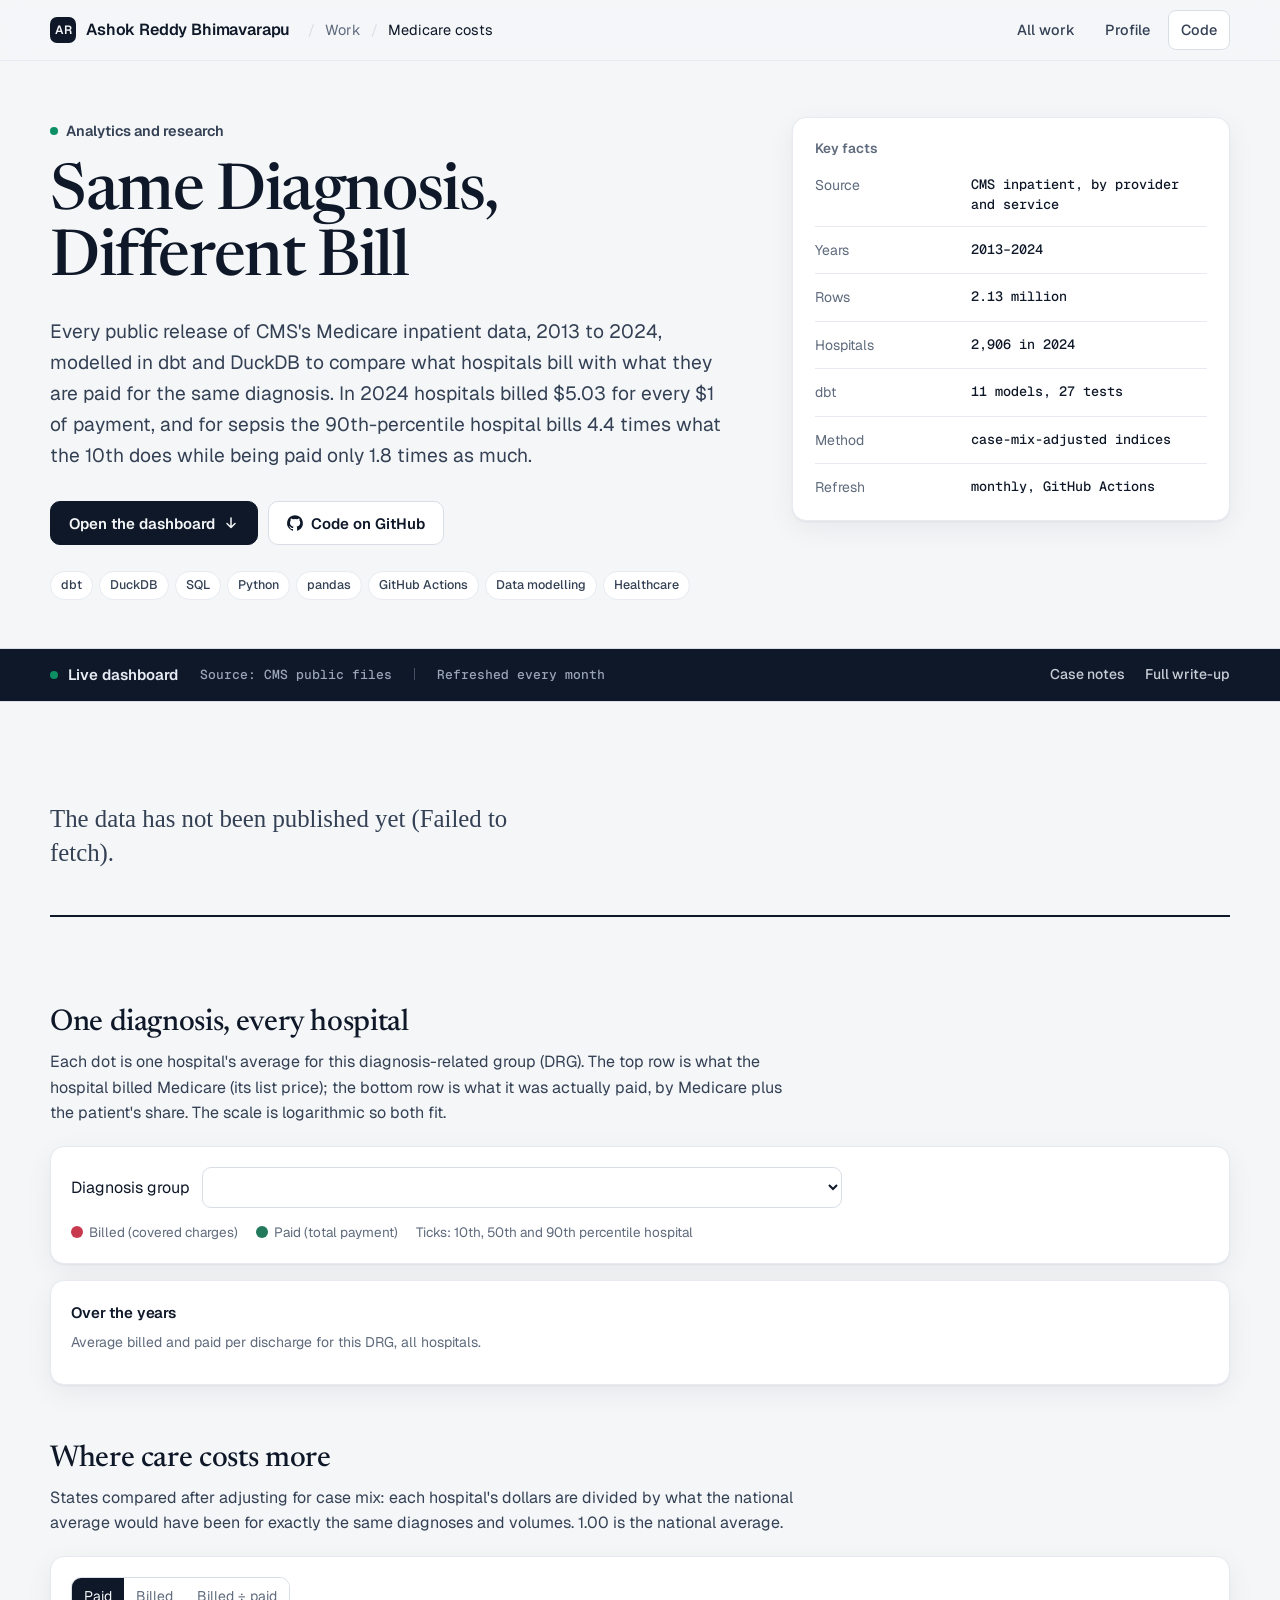
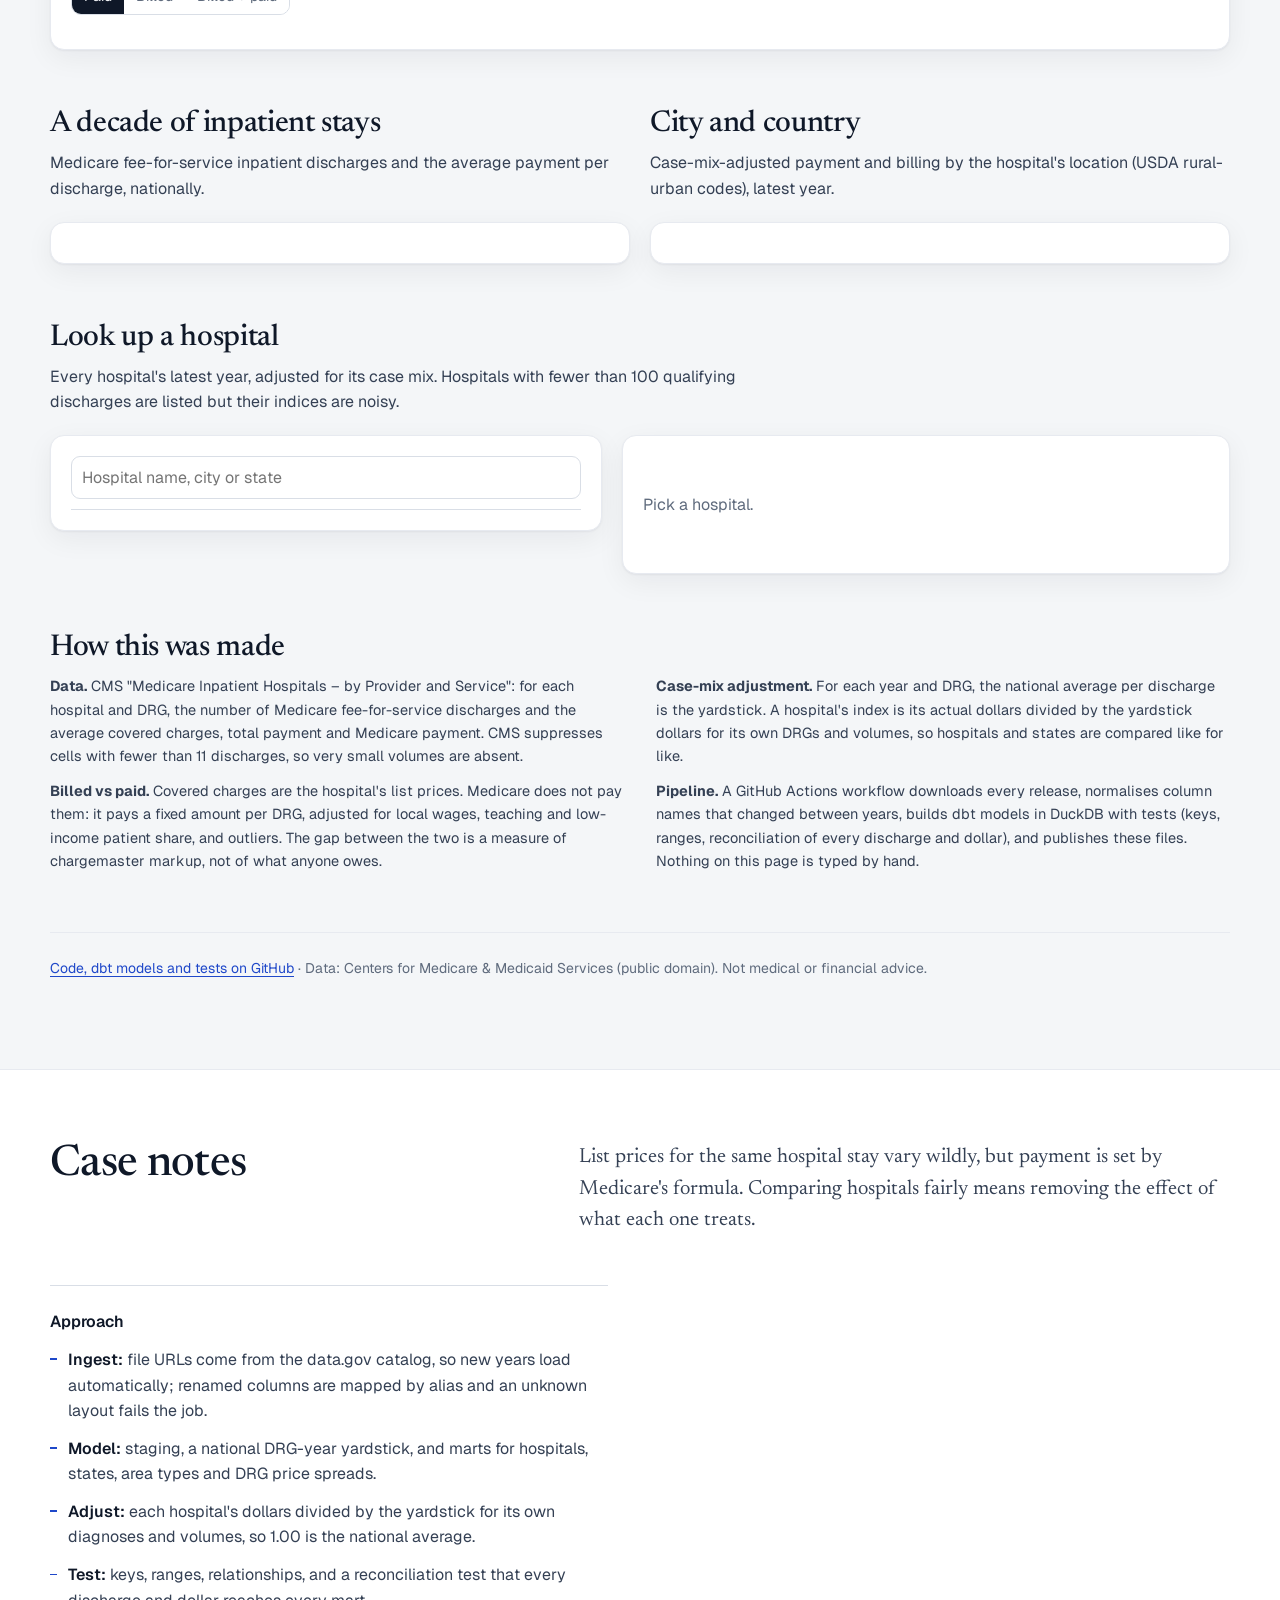
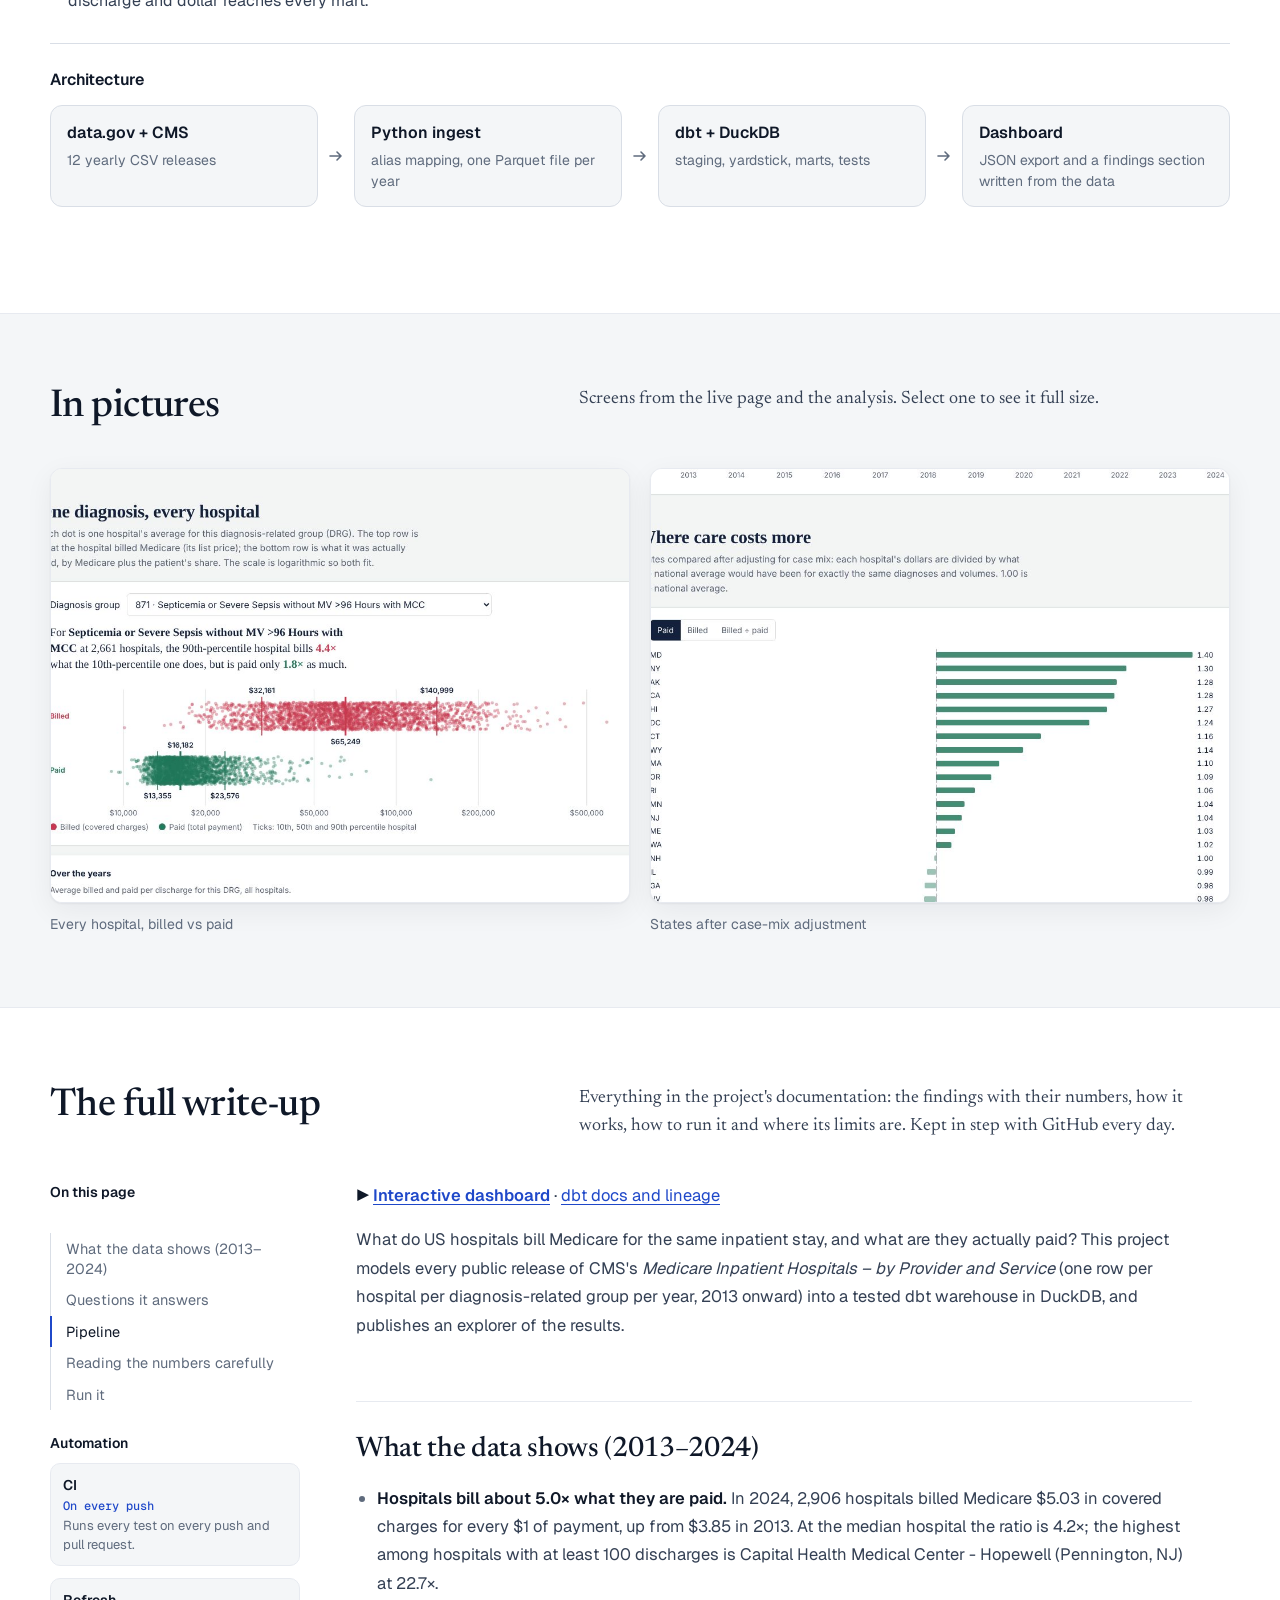
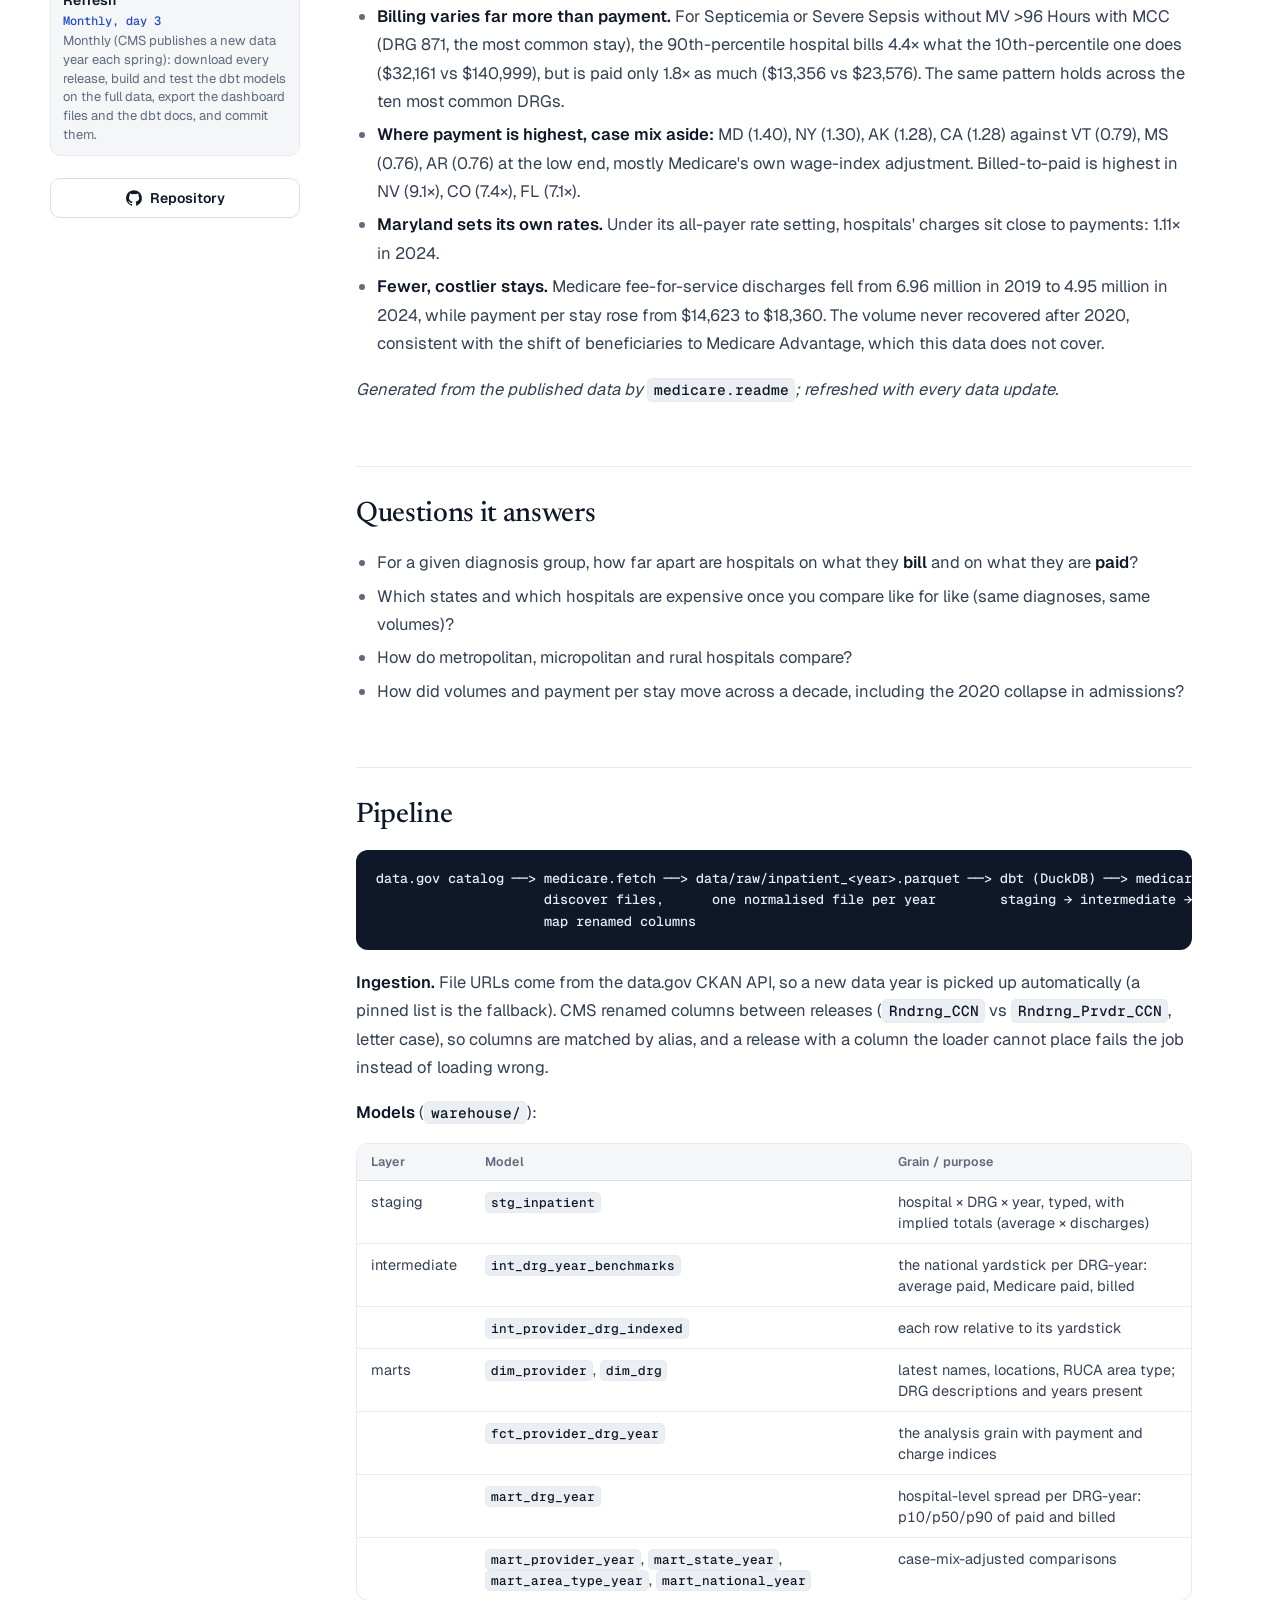
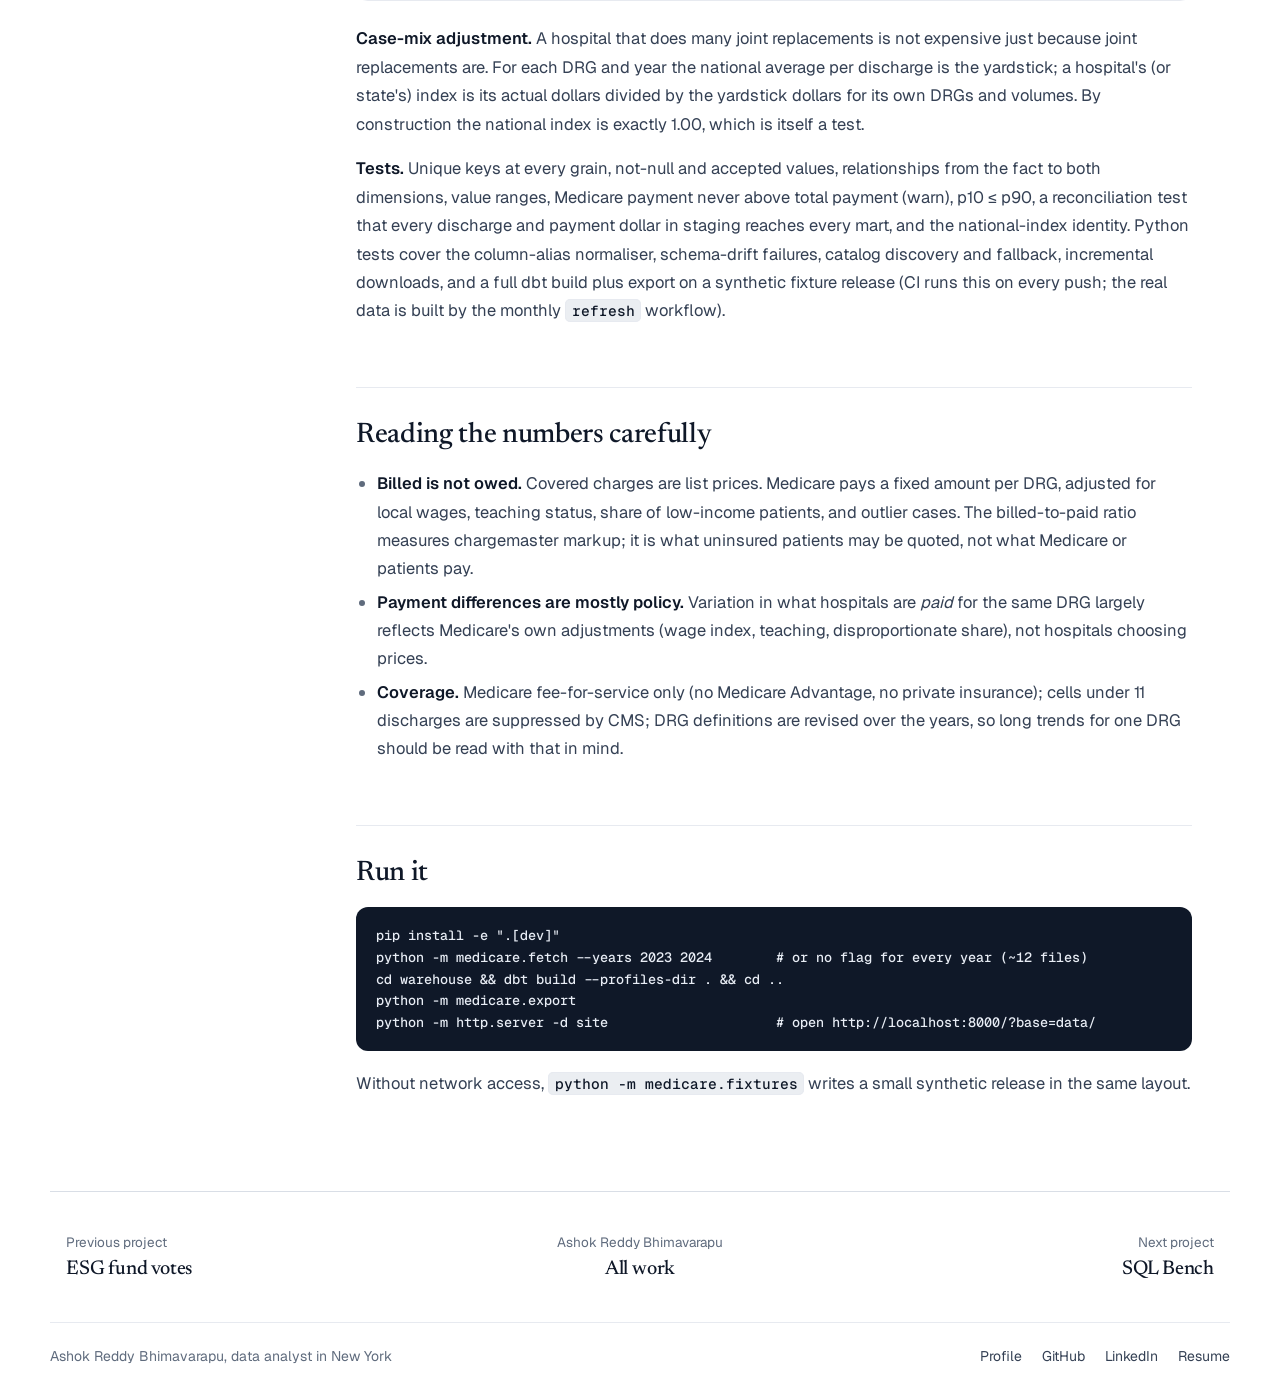
<file: medicare-cost-analysis/index.html>
<!doctype html>
<html lang="en">
<head>
<meta charset="utf-8">
<meta name="viewport" content="width=device-width, initial-scale=1, viewport-fit=cover">
<title>Same Diagnosis, Different Bill</title>
<meta name="description" content="What US hospitals charge Medicare for the same inpatient stay, and what they are actually paid: CMS data for every hospital and diagnosis group, by year.">
<link rel="preconnect" href="https://fonts.googleapis.com">
<link rel="preconnect" href="https://fonts.gstatic.com" crossorigin>
<link rel="stylesheet" href="https://fonts.googleapis.com/css2?family=Newsreader:ital,opsz,wght@0,6..72,400..600;1,6..72,400..500&family=Geist:wght@400..700&family=Geist+Mono:wght@400..600&display=swap">
<style>
:root {
  --bg: #f3f5f4; --panel: #ffffff; --ink: #14213d; --muted: #5c6577; --line: #d9dee3; --soft: #e9edef;
  --paid: #23795c; --paid-soft: #dcefe7; --billed: #c8394f; --billed-soft: #f8e1e5; --hi: #e09f3e; --focus: #2b59c3;
  color-scheme: light;
}
@media (prefers-color-scheme: dark) {
  :root:not([data-theme="light"]) {
    --bg: #0f1522; --panel: #161e2f; --ink: #e7ebf3; --muted: #9aa5b8; --line: #2a3448; --soft: #1e2739;
    --paid: #4fc398; --paid-soft: #163428; --billed: #f0687c; --billed-soft: #3a1b22; --hi: #f0b65c; --focus: #86a8ff; color-scheme: dark;
  }
}
:root[data-theme="dark"] {
  --bg: #0f1522; --panel: #161e2f; --ink: #e7ebf3; --muted: #9aa5b8; --line: #2a3448; --soft: #1e2739;
  --paid: #4fc398; --paid-soft: #163428; --billed: #f0687c; --billed-soft: #3a1b22; --hi: #f0b65c; --focus: #86a8ff; color-scheme: dark;
}
* { box-sizing: border-box; }
[hidden] { display: none !important; }
html, body { margin: 0; }
body { background: var(--bg); color: var(--ink); font: 16px/1.6 "Schibsted Grotesk", system-ui, -apple-system, "Segoe UI", sans-serif; padding: 0 16px 72px; }
.wrap { max-width: 1060px; margin: 0 auto; }
a { color: inherit; text-underline-offset: 3px; }
:focus-visible { outline: 2px solid var(--focus); outline-offset: 2px; }
.num { font-variant-numeric: tabular-nums; }
.paid { color: var(--paid); } .billed { color: var(--billed); }
h1, h2 { font-family: "Schibsted Grotesk", Georgia, "Times New Roman", serif; font-weight: 600; letter-spacing: -0.01em; text-wrap: balance; }

header { padding-block: 56px 32px; display: grid; gap: 18px; }
h1 { font-size: clamp(2.2rem, 6vw, 4rem); line-height: 1.02; margin: 0; max-width: 16ch; }
.deck { font-family: "Schibsted Grotesk", Georgia, serif; font-size: clamp(1.2rem, 2.4vw, 1.55rem); line-height: 1.4; margin: 0; max-width: 40ch; }
.deck b { font-weight: 700; }
.byline { color: var(--muted); font-size: 14px; }
.kpis { display: grid; grid-template-columns: repeat(4, minmax(0, 1fr)); border-top: 2px solid var(--ink); margin-top: 8px; }
.kpis div { padding: 12px 16px 4px 0; display: grid; }
.kpis b { font-size: 1.5rem; font-weight: 700; }
.kpis span { color: var(--muted); font-size: 13.5px; }
@media (max-width: 680px) { .kpis { grid-template-columns: repeat(2, minmax(0, 1fr)); } }

section { margin-top: 56px; }
h2 { font-size: clamp(1.5rem, 3vw, 2rem); margin: 0 0 8px; line-height: 1.15; }
.lead { margin: 0 0 20px; color: var(--muted); max-width: 68ch; }
.panel { background: var(--panel); border: 1px solid var(--line); border-radius: 8px; padding: 20px; }

.controls { display: flex; gap: 12px; flex-wrap: wrap; align-items: center; margin-bottom: 14px; }
select, input[type="search"] { font: inherit; color: var(--ink); background: var(--panel); border: 1px solid var(--line); border-radius: 6px; padding: 8px 10px; max-width: 100%; }
select { min-width: 0; width: min(100%, 640px); }
.seg { display: inline-flex; border: 1px solid var(--line); border-radius: 6px; overflow: hidden; }
.seg button { font: inherit; font-size: 14px; border: 0; background: var(--panel); color: var(--muted); padding: 7px 12px; cursor: pointer; }
.seg button[aria-pressed="true"] { background: var(--ink); color: var(--bg); }

.strip-note { font-family: "Schibsted Grotesk", Georgia, serif; font-size: 1.25rem; line-height: 1.4; margin: 0 0 12px; max-width: 54ch; }
svg { display: block; width: 100%; height: auto; overflow: visible; }
svg text { fill: var(--muted); font: 12px "Schibsted Grotesk", system-ui, sans-serif; }
svg .axis line, svg .grid line { stroke: var(--line); }
svg .lbl { fill: var(--ink); font-weight: 600; }
.legend { display: flex; flex-wrap: wrap; gap: 6px 18px; font-size: 13.5px; color: var(--muted); margin-top: 6px; }
.legend i { display: inline-block; width: 12px; height: 12px; border-radius: 50%; margin-right: 6px; vertical-align: -1px; }
.two { display: grid; grid-template-columns: minmax(0, 1fr) minmax(0, 1fr); gap: 20px; }
@media (max-width: 820px) { .two { grid-template-columns: minmax(0, 1fr); } }
.mini h3 { margin: 0 0 6px; font-size: 15px; }
.mini p { margin: 0 0 10px; color: var(--muted); font-size: 14px; }

.bars { display: grid; gap: 3px; }
.bar-row { display: grid; grid-template-columns: 42px minmax(0, 1fr) 54px; align-items: center; gap: 8px; font-size: 13px; }
.bar-row .track { position: relative; height: 14px; }
.bar-row .track .mid { position: absolute; top: -3px; bottom: -3px; width: 1px; background: var(--muted); opacity: .6; }
.bar-row .track .b { position: absolute; top: 2px; height: 10px; border-radius: 2px; }
.scroll { max-height: 520px; overflow: auto; padding-right: 4px; }

.finder { display: grid; grid-template-columns: minmax(0, 1fr) minmax(0, 1.1fr); gap: 20px; align-items: start; }
@media (max-width: 820px) { .finder { grid-template-columns: minmax(0, 1fr); } }
.results { list-style: none; margin: 10px 0 0; padding: 0; max-height: 420px; overflow: auto; border-top: 1px solid var(--line); }
.results li button { all: unset; box-sizing: border-box; display: grid; width: 100%; padding: 9px 4px; border-bottom: 1px solid var(--line); cursor: pointer; }
.results li button:hover, .results li button[aria-current="true"] { background: var(--soft); }
.results li button:focus-visible { outline: 2px solid var(--focus); }
.results b { font-weight: 600; font-size: 14.5px; } .results span { color: var(--muted); font-size: 13px; }
.card h3 { font-family: "Schibsted Grotesk", Georgia, serif; font-size: 1.45rem; margin: 0; line-height: 1.2; }
.card .where { color: var(--muted); margin: 2px 0 16px; }
.gauge { margin: 14px 0; }
.gauge .t { display: flex; justify-content: space-between; font-size: 14px; margin-bottom: 4px; }
.gauge .t b { font-weight: 700; }
.gauge .track { position: relative; height: 10px; background: var(--soft); border-radius: 5px; }
.gauge .track .avg { position: absolute; left: 50%; top: -4px; bottom: -4px; width: 2px; background: var(--ink); }
.gauge .track .dot { position: absolute; top: -3px; width: 16px; height: 16px; border-radius: 50%; transform: translateX(-50%); border: 2px solid var(--panel); }
.gauge small { color: var(--muted); font-size: 12.5px; }
.method { columns: 2 280px; column-gap: 32px; color: var(--muted); font-size: 14.5px; }
.method p { margin: 0 0 12px; break-inside: avoid; }
footer { margin-top: 48px; color: var(--muted); font-size: 13.5px; border-top: 1px solid var(--line); padding-top: 16px; display: grid; gap: 4px; }
footer p { margin: 0; }
.loading { color: var(--muted); padding: 20px 0; }
</style>
<link rel="stylesheet" href="/assets/work.css">
</head>
<body class="wk wk-medicare-cost-analysis wk-dup">
<!-- wk:top -->
<div class="wk-bar" role="banner"><div class="wk-wrap"><a class="wk-mark" href="/" aria-label="Ashok Reddy Bhimavarapu, profile"><i aria-hidden="true">AR</i><span>Ashok Reddy Bhimavarapu</span></a><nav class="wk-crumb" aria-label="Breadcrumb"><span class="sep">/</span><a href="/work/">Work</a><span class="sep">/</span><span aria-current="page">Medicare costs</span></nav><nav class="wk-nav" aria-label="Site"><a class="wk-hide-s" href="/work/">All work</a><a class="wk-hide-s" href="/">Profile</a><a class="wk-code" href="https://github.com/AshokReddy010/medicare-cost-analysis" target="_blank" rel="noopener">Code</a></nav></div></div>
<div class="wk-case" role="region" aria-labelledby="wk-title"><div class="wk-wrap">
<div>
<p class="wk-area"><span class="wk-pulse" aria-hidden="true"></span><b>Analytics and research</b></p>
<h1 class="wk-title" id="wk-title">Same Diagnosis, Different Bill</h1>
<p class="wk-dek">Every public release of CMS&#x27;s Medicare inpatient data, 2013 to 2024, modelled in dbt and DuckDB to compare what hospitals bill with what they are paid for the same diagnosis. In 2024 hospitals billed $5.03 for every $1 of payment, and for sepsis the 90th-percentile hospital bills 4.4 times what the 10th does while being paid only 1.8 times as much.</p>
<div class="wk-actions"><a class="wk-btn primary" href="#live">Open the dashboard <svg viewBox="0 0 16 16" fill="none" aria-hidden="true"><path d="M8 3v9.5m-4-4 4 4 4-4" stroke="currentColor" stroke-width="1.5" stroke-linecap="round" stroke-linejoin="round"/></svg></a><a class="wk-btn" href="https://github.com/AshokReddy010/medicare-cost-analysis" target="_blank" rel="noopener"><svg viewBox="0 0 16 16" aria-hidden="true"><path fill="currentColor" d="M8 .2a8 8 0 0 0-2.5 15.6c.4 0 .5-.2.5-.4v-1.5c-2.2.5-2.7-1-2.7-1-.4-.9-.9-1.2-.9-1.2-.7-.5.1-.5.1-.5.8.1 1.2.8 1.2.8.7 1.3 1.9.9 2.4.7.1-.5.3-.9.5-1.1-1.8-.2-3.6-.9-3.6-4 0-.9.3-1.6.8-2.1-.1-.2-.4-1 .1-2.1 0 0 .7-.2 2.2.8a7.4 7.4 0 0 1 4 0c1.5-1 2.2-.8 2.2-.8.4 1.1.2 1.9.1 2.1.5.6.8 1.3.8 2.1 0 3.1-1.9 3.8-3.7 4 .3.3.6.8.6 1.5v2.2c0 .2.1.5.6.4A8 8 0 0 0 8 .2Z"/></svg> Code on GitHub</a></div>
<ul class="wk-tags" aria-label="Built with"><li>dbt</li><li>DuckDB</li><li>SQL</li><li>Python</li><li>pandas</li><li>GitHub Actions</li><li>Data modelling</li><li>Healthcare</li></ul>
</div>
<div class="wk-spec" role="complementary" aria-label="Key facts"><p class="wk-spec-h">Key facts</p><dl><div><dt>Source</dt><dd>CMS inpatient, by provider and service</dd></div><div><dt>Years</dt><dd>2013–2024</dd></div><div><dt>Rows</dt><dd>2.13 million</dd></div><div><dt>Hospitals</dt><dd>2,906 in 2024</dd></div><div><dt>dbt</dt><dd>11 models, 27 tests</dd></div><div><dt>Method</dt><dd>case-mix-adjusted indices</dd></div><div><dt>Refresh</dt><dd>monthly, GitHub Actions</dd></div></dl></div>
</div></div>
<div class="wk-strip" id="live"><div class="wk-wrap"><b><span class="wk-pulse" aria-hidden="true"></span>Live dashboard</b><span class="wk-meta">Source: CMS public files</span><span class="wk-meta">Refreshed every month</span><nav class="wk-jump" aria-label="On this page"><a href="#wk-notes">Case notes</a><a href="#wk-doc">Full write-up</a></nav></div></div>
<!-- /wk:top --><div class="wrap">
  <header>
    <h1>Same diagnosis, different bill</h1>
    <p class="deck" id="deck">Loading CMS data for every US hospital…</p>
    <div class="byline" id="byline"></div>
    <div class="kpis" id="kpis"></div>
  </header>

  <main>
    <section aria-labelledby="drg-h">
      <h2 id="drg-h">One diagnosis, every hospital</h2>
      <p class="lead">Each dot is one hospital's average for this diagnosis-related group (DRG). The top row is what the hospital billed Medicare (its list price); the bottom row is what it was actually paid, by Medicare plus the patient's share. The scale is logarithmic so both fit.</p>
      <div class="panel">
        <div class="controls">
          <label for="drg" class="sr">Diagnosis group</label>
          <select id="drg" aria-label="Diagnosis group"></select>
        </div>
        <p class="strip-note" id="strip-note"></p>
        <div id="strip"></div>
        <div class="legend"><span><i style="background:var(--billed)"></i>Billed (covered charges)</span><span><i style="background:var(--paid)"></i>Paid (total payment)</span><span>Ticks: 10th, 50th and 90th percentile hospital</span></div>
      </div>
      <div class="panel" style="margin-top:16px">
        <div class="mini"><h3 id="trend-h">Over the years</h3><p>Average billed and paid per discharge for this DRG, all hospitals.</p></div>
        <div id="drg-trend"></div>
      </div>
    </section>

    <section aria-labelledby="st-h">
      <h2 id="st-h">Where care costs more</h2>
      <p class="lead">States compared after adjusting for case mix: each hospital's dollars are divided by what the national average would have been for exactly the same diagnoses and volumes. 1.00 is the national average.</p>
      <div class="panel">
        <div class="controls">
          <div class="seg" role="group" aria-label="Measure">
            <button data-m="payment" aria-pressed="true">Paid</button><button data-m="charge" aria-pressed="false">Billed</button><button data-m="ratio" aria-pressed="false">Billed ÷ paid</button>
          </div>
        </div>
        <div class="scroll"><div class="bars" id="states"></div></div>
      </div>
    </section>

    <section aria-labelledby="tr-h">
      <div class="two">
        <div>
          <h2 id="tr-h">A decade of inpatient stays</h2>
          <p class="lead">Medicare fee-for-service inpatient discharges and the average payment per discharge, nationally.</p>
          <div class="panel" id="national"></div>
        </div>
        <div>
          <h2 id="ar-h">City and country</h2>
          <p class="lead">Case-mix-adjusted payment and billing by the hospital's location (USDA rural-urban codes), latest year.</p>
          <div class="panel" id="areas"></div>
        </div>
      </div>
    </section>

    <section aria-labelledby="h-h">
      <h2 id="h-h">Look up a hospital</h2>
      <p class="lead">Every hospital's latest year, adjusted for its case mix. Hospitals with fewer than 100 qualifying discharges are listed but their indices are noisy.</p>
      <div class="finder">
        <div class="panel">
          <input type="search" id="q" placeholder="Hospital name, city or state" aria-label="Search hospitals" style="width:100%">
          <ul class="results" id="results" aria-label="Matching hospitals"></ul>
        </div>
        <div class="panel card" id="card" aria-live="polite"><p class="loading">Pick a hospital.</p></div>
      </div>
    </section>

    <section aria-labelledby="m-h">
      <h2 id="m-h">How this was made</h2>
      <div class="method">
        <p><b>Data.</b> CMS "Medicare Inpatient Hospitals – by Provider and Service": for each hospital and DRG, the number of Medicare fee-for-service discharges and the average covered charges, total payment and Medicare payment. CMS suppresses cells with fewer than 11 discharges, so very small volumes are absent.</p>
        <p><b>Billed vs paid.</b> Covered charges are the hospital's list prices. Medicare does not pay them: it pays a fixed amount per DRG, adjusted for local wages, teaching and low-income patient share, and outliers. The gap between the two is a measure of chargemaster markup, not of what anyone owes.</p>
        <p><b>Case-mix adjustment.</b> For each year and DRG, the national average per discharge is the yardstick. A hospital's index is its actual dollars divided by the yardstick dollars for its own DRGs and volumes, so hospitals and states are compared like for like.</p>
        <p><b>Pipeline.</b> A GitHub Actions workflow downloads every release, normalises column names that changed between years, builds dbt models in DuckDB with tests (keys, ranges, reconciliation of every discharge and dollar), and publishes these files. Nothing on this page is typed by hand.</p>
      </div>
    </section>
  </main>

  <footer>
    <p id="gen"></p>
    <p><a href="https://github.com/AshokReddy010/medicare-cost-analysis">Code, dbt models and tests on GitHub</a> · Data: Centers for Medicare &amp; Medicaid Services (public domain). Not medical or financial advice.</p>
  </footer>
</div>

<script>
const BASE = new URLSearchParams(location.search).get("base") || "https://raw.githubusercontent.com/AshokReddy010/medicare-cost-analysis/main/site/data/";
const $ = (s) => document.querySelector(s);
const esc = (s) => String(s ?? "").replace(/[&<>"]/g, (c) => ({ "&": "&amp;", "<": "&lt;", ">": "&gt;", '"': "&quot;" }[c]));
const money = (x) => x == null ? "–" : x >= 1e9 ? `$${(x / 1e9).toFixed(1)}B` : x >= 1e6 ? `$${(x / 1e6).toFixed(1)}M` : `$${Math.round(x).toLocaleString()}`;
const big = (x) => x >= 1e6 ? `${(x / 1e6).toFixed(2)}M` : x.toLocaleString();
const title = (s) => s.toLowerCase().replace(/\b(\w)/g, (m) => m.toUpperCase()).replace(/\b(Or|And|With|Without|Of|In|The|Mcc|Cc|Mv)\b/g, (w) => ({ Mcc: "MCC", Cc: "CC", Mv: "MV" }[w] || w.toLowerCase()));
let D = {};

function quant(sorted, q) { if (!sorted.length) return null; const p = (sorted.length - 1) * q, lo = Math.floor(p), hi = Math.ceil(p); return sorted[lo] + (sorted[hi] - sorted[lo]) * (p - lo); }

function strip(code) {
  const pts = D.drg_hospitals[code] || [];
  const drg = D.drgs.find((d) => d.code === code);
  const W = 960, H = 210, L = 70, R = 20, rowY = { billed: 62, paid: 152 };
  const pays = pts.map((p) => p[3]).sort((a, b) => a - b), chg = pts.map((p) => p[4]).sort((a, b) => a - b);
  const lo = Math.max(500, Math.min(pays[0], chg[0]) * 0.85), hi = Math.max(pays[pays.length - 1], chg[chg.length - 1]) * 1.1;
  const x = (v) => L + (Math.log10(v) - Math.log10(lo)) / (Math.log10(hi) - Math.log10(lo)) * (W - L - R);
  const ticks = [];
  for (let e = Math.floor(Math.log10(lo)); e <= Math.ceil(Math.log10(hi)); e++) for (const m of [1, 2, 5]) { const v = m * 10 ** e; if (v >= lo && v <= hi) ticks.push(v); }
  let jitter = 0;
  const dots = (row, idx, color) => pts.map((p) => { jitter = (jitter * 9301 + 49297) % 233280; const dy = (jitter / 233280 - 0.5) * 46;
    return `<circle cx="${x(p[idx]).toFixed(1)}" cy="${(rowY[row] + dy).toFixed(1)}" r="2.6" fill="${color}" fill-opacity=".38"><title>${esc(p[1])} · ${money(p[idx])} · ${p[2]} discharges</title></circle>`; }).join("");
  const marks = (row, arr, color) => [0.1, 0.5, 0.9].map((q) => { const v = quant(arr, q); return `<line x1="${x(v)}" x2="${x(v)}" y1="${rowY[row] - 32}" y2="${rowY[row] + 32}" stroke="${color}" stroke-width="${q === 0.5 ? 3 : 1.6}"/>
    <text x="${x(v)}" y="${(row === "billed") !== (q === 0.5) ? rowY[row] - 38 : rowY[row] + 46}" text-anchor="middle" class="lbl">${money(v)}</text>`; }).join("");
  $("#strip").innerHTML = `<svg viewBox="0 0 ${W} ${H + 20}" role="img" aria-label="Hospital averages for ${esc(drg?.desc || code)}: billed median ${money(quant(chg, .5))}, paid median ${money(quant(pays, .5))}">
    <g class="grid">${ticks.map((t) => `<line x1="${x(t)}" x2="${x(t)}" y1="18" y2="${H}"/>`).join("")}</g>
    <g>${ticks.map((t) => `<text x="${x(t)}" y="${H + 16}" text-anchor="middle">${money(t)}</text>`).join("")}</g>
    <text x="0" y="${rowY.billed + 4}" class="lbl" style="fill:var(--billed)">Billed</text><text x="0" y="${rowY.paid + 4}" class="lbl" style="fill:var(--paid)">Paid</text>
    ${dots("billed", 4, "var(--billed)")}${dots("paid", 3, "var(--paid)")}${marks("billed", chg, "var(--billed)")}${marks("paid", pays, "var(--paid)")}</svg>`;
  const pr = quant(pays, .9) / quant(pays, .1), cr = quant(chg, .9) / quant(chg, .1);
  $("#strip-note").innerHTML = `For <b>${esc(title(drg?.desc || code))}</b> at ${pts.length.toLocaleString()} hospitals, the 90th-percentile hospital bills <b class="billed">${cr.toFixed(1)}×</b> what the 10th-percentile one does, but is paid only <b class="paid">${pr.toFixed(1)}×</b> as much.`;
  drgTrend(drg);
}

function lineChart(el, series, years, fmt, label, W = 960, H = 230) {
  const L = 64, R = 24, T = 16, B = 30;
  const all = series.flatMap((s) => s.values.filter((v) => v != null));
  const hi = Math.max(...all) * 1.08, lo = 0;
  const x = (i) => L + (years.length > 1 ? i / (years.length - 1) : 0.5) * (W - L - R);
  const y = (v) => T + (1 - (v - lo) / (hi - lo)) * (H - T - B);
  const ticks = Array.from({ length: 5 }, (_, i) => lo + (hi - lo) * i / 4);
  el.innerHTML = `<svg viewBox="0 0 ${W} ${H}" role="img" aria-label="${esc(label)}">
    <g class="grid">${ticks.map((t) => `<line x1="${L}" x2="${W - R}" y1="${y(t)}" y2="${y(t)}"/>`).join("")}</g>
    ${ticks.map((t) => `<text x="${L - 8}" y="${y(t) + 4}" text-anchor="end">${fmt(t)}</text>`).join("")}
    ${years.map((yr, i) => (W > 700 || years.length <= 7 || i % 2 === 0) ? `<text x="${x(i)}" y="${H - 8}" text-anchor="middle">${yr}</text>` : "").join("")}
    ${series.map((s) => { const d = s.values.map((v, i) => v == null ? "" : `${i && s.values[i - 1] != null ? "L" : "M"}${x(i).toFixed(1)},${y(v).toFixed(1)}`).join("");
      const last = s.values.length - 1;
      return `<path d="${d}" fill="none" stroke="${s.color}" stroke-width="2.5"/>${s.values.map((v, i) => v == null ? "" : `<circle cx="${x(i)}" cy="${y(v)}" r="3.2" fill="${s.color}"><title>${years[i]}: ${fmt(v)}</title></circle>`).join("")}
        <text x="${x(last)}" y="${y(s.values[last]) - 10}" text-anchor="end" class="lbl" style="fill:${s.color}">${esc(s.name)} ${fmt(s.values[last])}</text>`; }).join("")}</svg>`;
}

function drgTrend(drg) {
  if (!drg) return;
  const years = D.meta.years;
  const byYear = Object.fromEntries(drg.years.map((r) => [r[0], r]));
  lineChart($("#drg-trend"), [
    { name: "Billed", color: "var(--billed)", values: years.map((y) => byYear[y]?.[4] ?? null) },
    { name: "Paid", color: "var(--paid)", values: years.map((y) => byYear[y]?.[3] ?? null) },
  ], years, money, "Average billed and paid per discharge by year");
}

let measure = "payment";
function states() {
  const y = D.meta.latest_year, idx = { payment: 2, charge: 3, ratio: 4 }[measure];
  const rows = Object.entries(D.states).map(([s, arr]) => [s, arr.find((r) => r[0] === y)]).filter(([, r]) => r && r[1] >= 500)
    .map(([s, r]) => [s, r[idx], r[1]]).sort((a, b) => b[1] - a[1]);
  const isRatio = measure === "ratio";
  const nat = isRatio ? D.national.at(-1).charge_ratio : 1;
  const max = Math.max(...rows.map((r) => r[1])), min = isRatio ? 0 : Math.min(...rows.map((r) => r[1]), 0.6);
  const pos = (v) => (v - min) / (max - min) * 100;
  const color = measure === "payment" ? "var(--paid)" : "var(--billed)";
  $("#states").innerHTML = rows.map(([s, v, d]) => {
    const a = pos(Math.min(v, nat)), b = pos(Math.max(v, nat));
    return `<div class="bar-row" title="${s}: ${v.toFixed(2)} (${d.toLocaleString()} discharges)"><span>${s}</span>
      <div class="track"><span class="b" style="left:${isRatio ? 0 : a}%;width:${isRatio ? pos(v) : Math.max(b - a, 0.4)}%;background:${color};opacity:${isRatio || v >= nat ? .85 : .45}"></span><span class="mid" style="left:${pos(nat)}%"></span></div>
      <span class="num">${isRatio ? v.toFixed(1) + "×" : v.toFixed(2)}</span></div>`; }).join("");
}

function national() {
  const n = D.national, years = n.map((r) => r.year);
  const el = $("#national");
  el.innerHTML = `<div class="mini"><h3>Discharges</h3></div><div id="n1"></div><div class="mini" style="margin-top:12px"><h3>Paid per discharge</h3></div><div id="n2"></div>`;
  lineChart($("#n1"), [{ name: "", color: "var(--ink)", values: n.map((r) => r.discharges) }], years, (v) => big(Math.round(v)), "Discharges by year", 520, 220);
  lineChart($("#n2"), [{ name: "", color: "var(--paid)", values: n.map((r) => r.per_discharge) }], years, money, "Payment per discharge by year", 520, 220);
}

function areas() {
  const y = D.meta.latest_year;
  const rows = D.areas.filter((a) => a.year === y && a.area !== "Unknown");
  const order = ["Metropolitan", "Micropolitan", "Small town and rural"];
  rows.sort((a, b) => order.indexOf(a.area) - order.indexOf(b.area));
  $("#areas").innerHTML = rows.map((a) => `<div class="gauge"><div class="t"><span>${esc(a.area)} <small>· ${a.hospitals.toLocaleString()} hospitals</small></span></div>
    ${gauge("Paid", a.payment_index, "var(--paid)")}${gauge("Billed", a.charge_index, "var(--billed)")}</div>`).join("") +
    `<p class="lead" style="margin:8px 0 0;font-size:13.5px">Index 1.00 = national average for the same diagnoses.</p>`;
}

function gauge(label, v, color) {
  const p = Math.max(2, Math.min(98, 50 + (v - 1) * 60));
  return `<div style="display:grid;grid-template-columns:52px 1fr 48px;gap:8px;align-items:center;margin:8px 0;font-size:13.5px"><span>${label}</span>
    <div class="gauge" style="margin:0"><div class="track"><span class="avg"></span><span class="dot" style="left:${p}%;background:${color}"></span></div></div><b class="num">${v.toFixed(2)}</b></div>`;
}

let H = [], cur = null;
function search() {
  const q = $("#q").value.trim().toLowerCase();
  const list = (q ? H.filter((h) => `${h[1]} ${h[2]} ${h[3]}`.toLowerCase().includes(q)) : H).slice(0, 60);
  $("#results").innerHTML = list.map((h) => `<li><button data-ccn="${h[0]}" aria-current="${h[0] === cur}"><b>${esc(title(h[1]))}</b><span>${esc(title(h[2] || ""))}, ${esc(h[3])} · ${h[5].toLocaleString()} discharges</span></button></li>`).join("")
    || `<li style="padding:12px 4px;color:var(--muted)">No hospital matches “${esc(q)}”.</li>`;
  $("#results").querySelectorAll("button").forEach((b) => b.onclick = () => { cur = b.dataset.ccn; card(); search(); });
}

function card() {
  const h = H.find((x) => x[0] === cur);
  if (!h) return;
  const [ccn, name, city, state, area, dis, drgs, pi, ci, ratio] = h;
  const nat = D.national.at(-1).charge_ratio;
  $("#card").innerHTML = `<h3>${esc(title(name))}</h3><p class="where">${esc(title(city || ""))}, ${esc(state)} · ${esc(area)} · CMS number ${esc(ccn)}</p>
    <p style="margin:0 0 6px">${dis.toLocaleString()} Medicare discharges across ${drgs} diagnosis groups in ${D.meta.latest_year}.</p>
    ${gauge("Paid", pi, "var(--paid)")}${gauge("Billed", ci, "var(--billed)")}
    <p style="margin:14px 0 0">For every dollar it is paid, this hospital bills <b class="billed">$${ratio.toFixed(2)}</b> (national: $${nat.toFixed(2)}).
    ${dis < 100 ? `<br><small style="color:var(--muted)">Low volume: treat these indices as rough.</small>` : ""}</p>`;
}

async function get(name) { const r = await fetch(BASE + name, { cache: "no-store" }); if (!r.ok) throw new Error(`${name}: HTTP ${r.status}`); return r.json(); }

(async function () {
  try {
    const names = ["meta", "national", "states", "areas", "drgs", "drg_hospitals", "hospitals", "findings"];
    const docs = await Promise.all(names.map((n) => get(n + ".json")));
    names.forEach((n, i) => (D[n] = docs[i]));
  } catch (e) {
    $("#deck").textContent = `The data has not been published yet (${e.message}).`;
    return;
  }
  const last = D.national.at(-1), f = D.findings;
  $("#deck").innerHTML = `In ${last.year}, US hospitals billed Medicare <b class="billed">$${last.charge_ratio.toFixed(2)}</b> for every <b class="paid">$1</b> they were paid for an inpatient stay, and the gap varies enormously from one hospital to the next.`;
  $("#byline").textContent = `CMS inpatient data, ${D.meta.years[0]}–${last.year} · ${last.hospitals.toLocaleString()} hospitals · ${last.drgs.toLocaleString()} diagnosis groups`;
  $("#kpis").innerHTML = [[big(last.discharges), `discharges in ${last.year}`], [money(last.payment), "paid by Medicare and patients"],
    [money(last.per_discharge), "paid per discharge"], [`${f.median_hospital_charge_ratio.toFixed(1)}×`, "billed ÷ paid at the median hospital"]]
    .map(([b, s]) => `<div><b class="num">${b}</b><span>${s}</span></div>`).join("");
  $("#drg").innerHTML = D.meta.top_drgs.map((c) => { const d = D.drgs.find((x) => x.code === c); return `<option value="${c}">${c} · ${esc(title(d?.desc || ""))}</option>`; }).join("");
  $("#drg").onchange = () => strip($("#drg").value);
  strip(D.meta.top_drgs[0]);
  document.querySelectorAll(".seg button").forEach((b) => b.onclick = () => { measure = b.dataset.m; document.querySelectorAll(".seg button").forEach((x) => x.setAttribute("aria-pressed", String(x === b))); states(); });
  states(); national(); areas();
  H = D.hospitals.rows; cur = H[0]?.[0]; $("#q").oninput = search; search(); card();
  $("#gen").textContent = `Built ${new Date(D.meta.generated_at).toISOString().slice(0, 10)} from ${D.meta.source}.`;
})();
</script>
<!-- wk:bottom -->
<div class="wk-notes" id="wk-notes" role="region" aria-labelledby="wk-notes-h"><div class="wk-wrap">
<div class="wk-notes-head"><h2 id="wk-notes-h">Case notes</h2><p>List prices for the same hospital stay vary wildly, but payment is set by Medicare&#x27;s formula. Comparing hospitals fairly means removing the effect of what each one treats.</p></div>
<div class="wk-grid"><div class="wk-note"><h3>Approach</h3><ul><li><b>Ingest:</b> file URLs come from the data.gov catalog, so new years load automatically; renamed columns are mapped by alias and an unknown layout fails the job.</li><li><b>Model:</b> staging, a national DRG-year yardstick, and marts for hospitals, states, area types and DRG price spreads.</li><li><b>Adjust:</b> each hospital&#x27;s dollars divided by the yardstick for its own diagnoses and volumes, so 1.00 is the national average.</li><li><b>Test:</b> keys, ranges, relationships, and a reconciliation test that every discharge and dollar reaches every mart.</li></ul></div><div class="wk-note wide"><h3>Architecture</h3><div class="wk-flow"><div class="stage"><div class="box"><b>data.gov + CMS</b><span>12 yearly CSV releases</span></div></div><div class="arrow"><svg viewBox="0 0 20 20" fill="none" aria-hidden="true"><path d="M4 10h11m-4-4 4 4-4 4" stroke="currentColor" stroke-width="1.6" stroke-linecap="round" stroke-linejoin="round"/></svg></div><div class="stage"><div class="box"><b>Python ingest</b><span>alias mapping, one Parquet file per year</span></div></div><div class="arrow"><svg viewBox="0 0 20 20" fill="none" aria-hidden="true"><path d="M4 10h11m-4-4 4 4-4 4" stroke="currentColor" stroke-width="1.6" stroke-linecap="round" stroke-linejoin="round"/></svg></div><div class="stage"><div class="box"><b>dbt + DuckDB</b><span>staging, yardstick, marts, tests</span></div></div><div class="arrow"><svg viewBox="0 0 20 20" fill="none" aria-hidden="true"><path d="M4 10h11m-4-4 4 4-4 4" stroke="currentColor" stroke-width="1.6" stroke-linecap="round" stroke-linejoin="round"/></svg></div><div class="stage"><div class="box"><b>Dashboard</b><span>JSON export and a findings section written from the data</span></div></div></div></div></div>
</div></div>
<div class="wk-gallery" role="region" aria-labelledby="wk-gal-h"><div class="wk-wrap"><div class="wk-sec-head"><h2 id="wk-gal-h">In pictures</h2><p>Screens from the live page and the analysis. Select one to see it full size.</p></div><div class="wk-figs n2"><figure><a href="/med-strip.jpg" target="_blank" rel="noopener"><img src="/med-strip.jpg" alt="Every hospital, billed vs paid" loading="lazy"></a><figcaption>Every hospital, billed vs paid</figcaption></figure><figure><a href="/med-states.jpg" target="_blank" rel="noopener"><img src="/med-states.jpg" alt="States after case-mix adjustment" loading="lazy"></a><figcaption>States after case-mix adjustment</figcaption></figure></div></div></div>
<div class="wk-doc" id="wk-doc" role="region" aria-labelledby="wk-doc-h"><div class="wk-wrap">
<div class="wk-sec-head"><h2 id="wk-doc-h">The full write-up</h2><p>Everything in the project's documentation: the findings with their numbers, how it works, how to run it and where its limits are. Kept in step with GitHub every day.</p></div>
<div class="wk-doc-grid">
<nav class="wk-toc" aria-label="On this page"><p>On this page</p><ol><li><a href="#wk-what-the-data-shows-2013-2024">What the data shows (2013–2024)</a></li><li><a href="#wk-questions-it-answers">Questions it answers</a></li><li><a href="#wk-pipeline">Pipeline</a></li><li><a href="#wk-reading-the-numbers-carefully">Reading the numbers carefully</a></li><li><a href="#wk-run-it">Run it</a></li></ol>
<div class="wk-auto"><p>Automation</p><ul><li><b>CI</b><span class="when">On every push</span><span>Runs every test on every push and pull request.</span></li><li><b>Refresh</b><span class="when">Monthly, day 3</span><span>Monthly (CMS publishes a new data year each spring): download every release, build and test the dbt models on the full data, export the dashboard files and the dbt docs, and commit them.</span></li></ul></div>
<a class="wk-btn" href="https://github.com/AshokReddy010/medicare-cost-analysis" target="_blank" rel="noopener"><svg viewBox="0 0 16 16" aria-hidden="true"><path fill="currentColor" d="M8 .2a8 8 0 0 0-2.5 15.6c.4 0 .5-.2.5-.4v-1.5c-2.2.5-2.7-1-2.7-1-.4-.9-.9-1.2-.9-1.2-.7-.5.1-.5.1-.5.8.1 1.2.8 1.2.8.7 1.3 1.9.9 2.4.7.1-.5.3-.9.5-1.1-1.8-.2-3.6-.9-3.6-4 0-.9.3-1.6.8-2.1-.1-.2-.4-1 .1-2.1 0 0 .7-.2 2.2.8a7.4 7.4 0 0 1 4 0c1.5-1 2.2-.8 2.2-.8.4 1.1.2 1.9.1 2.1.5.6.8 1.3.8 2.1 0 3.1-1.9 3.8-3.7 4 .3.3.6.8.6 1.5v2.2c0 .2.1.5.6.4A8 8 0 0 0 8 .2Z"/></svg> Repository</a></nav>
<article class="wk-prose"><p><strong>▶ <a href="https://ashokreddy010.github.io/medicare-cost-analysis/">Interactive dashboard</a></strong> · <a href="https://ashokreddy010.github.io/medicare-cost-analysis/dbt-docs.html">dbt docs and lineage</a></p>
<p>What do US hospitals bill Medicare for the same inpatient stay, and what are they actually paid? This project models every public release of CMS's <em>Medicare Inpatient Hospitals – by Provider and Service</em> (one row per hospital per diagnosis-related group per year, 2013 onward) into a tested dbt warehouse in DuckDB, and publishes an explorer of the results.</p>
<!-- FINDINGS:START -->
<h3 id="wk-what-the-data-shows-2013-2024">What the data shows (2013–2024)</h3>
<ul>
<li><strong>Hospitals bill about 5.0× what they are paid.</strong> In 2024, 2,906 hospitals billed Medicare $5.03 in covered charges for every $1 of payment, up from $3.85 in 2013. At the median hospital the ratio is 4.2×; the highest among hospitals with at least 100 discharges is Capital Health Medical Center - Hopewell (Pennington, NJ) at 22.7×.</li>
<li><strong>Billing varies far more than payment.</strong> For Septicemia or Severe Sepsis without MV &gt;96 Hours with MCC (DRG 871, the most common stay), the 90th-percentile hospital bills 4.4× what the 10th-percentile one does ($32,161 vs $140,999), but is paid only 1.8× as much ($13,356 vs $23,576). The same pattern holds across the ten most common DRGs.</li>
<li><strong>Where payment is highest, case mix aside:</strong> MD (1.40), NY (1.30), AK (1.28), CA (1.28) against VT (0.79), MS (0.76), AR (0.76) at the low end, mostly Medicare's own wage-index adjustment. Billed-to-paid is highest in NV (9.1×), CO (7.4×), FL (7.1×).</li>
<li><strong>Maryland sets its own rates.</strong> Under its all-payer rate setting, hospitals' charges sit close to payments: 1.11× in 2024.</li>
<li><strong>Fewer, costlier stays.</strong> Medicare fee-for-service discharges fell from 6.96 million in 2019 to 4.95 million in 2024, while payment per stay rose from $14,623 to $18,360. The volume never recovered after 2020, consistent with the shift of beneficiaries to Medicare Advantage, which this data does not cover.</li>
</ul>
<p><em>Generated from the published data by <code>medicare.readme</code>; refreshed with every data update.</em></p>
<!-- FINDINGS:END -->

<h3 id="wk-questions-it-answers">Questions it answers</h3>
<ul>
<li>For a given diagnosis group, how far apart are hospitals on what they <strong>bill</strong> and on what they are <strong>paid</strong>?</li>
<li>Which states and which hospitals are expensive once you compare like for like (same diagnoses, same volumes)?</li>
<li>How do metropolitan, micropolitan and rural hospitals compare?</li>
<li>How did volumes and payment per stay move across a decade, including the 2020 collapse in admissions?</li>
</ul>
<h3 id="wk-pipeline">Pipeline</h3>
<pre><code>data.gov catalog ──&gt; medicare.fetch ──&gt; data/raw/inpatient_&lt;year&gt;.parquet ──&gt; dbt (DuckDB) ──&gt; medicare.export ──&gt; site/data/*.json ──&gt; dashboard
                     discover files,      one normalised file per year        staging → intermediate → marts      compact JSON + findings
                     map renamed columns
</code></pre>
<p><strong>Ingestion.</strong> File URLs come from the data.gov CKAN API, so a new data year is picked up automatically (a pinned list is the fallback). CMS renamed columns between releases (<code>Rndrng_CCN</code> vs <code>Rndrng_Prvdr_CCN</code>, letter case), so columns are matched by alias, and a release with a column the loader cannot place fails the job instead of loading wrong.</p>
<p><strong>Models</strong> (<code>warehouse/</code>):</p>
<div class="wk-table"><table>
<thead>
<tr>
<th>Layer</th>
<th>Model</th>
<th>Grain / purpose</th>
</tr>
</thead>
<tbody>
<tr>
<td>staging</td>
<td><code>stg_inpatient</code></td>
<td>hospital × DRG × year, typed, with implied totals (average × discharges)</td>
</tr>
<tr>
<td>intermediate</td>
<td><code>int_drg_year_benchmarks</code></td>
<td>the national yardstick per DRG-year: average paid, Medicare paid, billed</td>
</tr>
<tr>
<td></td>
<td><code>int_provider_drg_indexed</code></td>
<td>each row relative to its yardstick</td>
</tr>
<tr>
<td>marts</td>
<td><code>dim_provider</code>, <code>dim_drg</code></td>
<td>latest names, locations, RUCA area type; DRG descriptions and years present</td>
</tr>
<tr>
<td></td>
<td><code>fct_provider_drg_year</code></td>
<td>the analysis grain with payment and charge indices</td>
</tr>
<tr>
<td></td>
<td><code>mart_drg_year</code></td>
<td>hospital-level spread per DRG-year: p10/p50/p90 of paid and billed</td>
</tr>
<tr>
<td></td>
<td><code>mart_provider_year</code>, <code>mart_state_year</code>, <code>mart_area_type_year</code>, <code>mart_national_year</code></td>
<td>case-mix-adjusted comparisons</td>
</tr>
</tbody>
</table></div>
<p><strong>Case-mix adjustment.</strong> A hospital that does many joint replacements is not expensive just because joint replacements are. For each DRG and year the national average per discharge is the yardstick; a hospital's (or state's) index is its actual dollars divided by the yardstick dollars for its own DRGs and volumes. By construction the national index is exactly 1.00, which is itself a test.</p>
<p><strong>Tests.</strong> Unique keys at every grain, not-null and accepted values, relationships from the fact to both dimensions, value ranges, Medicare payment never above total payment (warn), p10 ≤ p90, a reconciliation test that every discharge and payment dollar in staging reaches every mart, and the national-index identity. Python tests cover the column-alias normaliser, schema-drift failures, catalog discovery and fallback, incremental downloads, and a full dbt build plus export on a synthetic fixture release (CI runs this on every push; the real data is built by the monthly <code>refresh</code> workflow).</p>
<h3 id="wk-reading-the-numbers-carefully">Reading the numbers carefully</h3>
<ul>
<li><strong>Billed is not owed.</strong> Covered charges are list prices. Medicare pays a fixed amount per DRG, adjusted for local wages, teaching status, share of low-income patients, and outlier cases. The billed-to-paid ratio measures chargemaster markup; it is what uninsured patients may be quoted, not what Medicare or patients pay.</li>
<li><strong>Payment differences are mostly policy.</strong> Variation in what hospitals are <em>paid</em> for the same DRG largely reflects Medicare's own adjustments (wage index, teaching, disproportionate share), not hospitals choosing prices.</li>
<li><strong>Coverage.</strong> Medicare fee-for-service only (no Medicare Advantage, no private insurance); cells under 11 discharges are suppressed by CMS; DRG definitions are revised over the years, so long trends for one DRG should be read with that in mind.</li>
</ul>
<h3 id="wk-run-it">Run it</h3>
<pre><code class="language-bash">pip install -e &quot;.[dev]&quot;
python -m medicare.fetch --years 2023 2024        # or no flag for every year (~12 files)
cd warehouse &amp;&amp; dbt build --profiles-dir . &amp;&amp; cd ..
python -m medicare.export
python -m http.server -d site                     # open http://localhost:8000/?base=data/
</code></pre>
<p>Without network access, <code>python -m medicare.fixtures</code> writes a small synthetic release in the same layout.</p></article>
</div></div></div>
<script>(function () {
  var links = [].slice.call(document.querySelectorAll('.wk-toc ol a')); if (!links.length || !('IntersectionObserver' in window)) return;
  var by = {}; links.forEach(function (a) { by[a.getAttribute('href').slice(1)] = a; });
  var io = new IntersectionObserver(function (es) { es.forEach(function (x) { if (x.isIntersecting) { links.forEach(function (a) { a.classList.remove('on'); }); var a = by[x.target.id]; if (a) a.classList.add('on'); } }); }, { rootMargin: '-90px 0px -70% 0px' });
  Object.keys(by).forEach(function (id) { var h = document.getElementById(id); if (h) io.observe(h); });
})();</script>
<div class="wk-foot" role="contentinfo"><div class="wk-wrap">
<nav class="wk-pn" aria-label="More projects"><a class="prev" href="/fund-proxy-voting/"><small>Previous project</small><b>ESG fund votes</b></a><a class="mid" href="/work/"><small>Ashok Reddy Bhimavarapu</small><b>All work</b></a><a class="next" href="/text-to-sql-eval/"><small>Next project</small><b>SQL Bench</b></a></nav>
<div class="wk-sign"><span>Ashok Reddy Bhimavarapu, data analyst in New York</span><nav aria-label="Elsewhere"><a href="/">Profile</a><a href="https://github.com/AshokReddy010" target="_blank" rel="noopener">GitHub</a><a href="https://www.linkedin.com/in/ashokreddy1" target="_blank" rel="noopener">LinkedIn</a><a href="/Ashok_Reddy_Bhimavarapu_Resume.pdf" target="_blank" rel="noopener">Resume</a></nav></div>
</div></div>
<!-- /wk:bottom --></body>
</html>
</file>
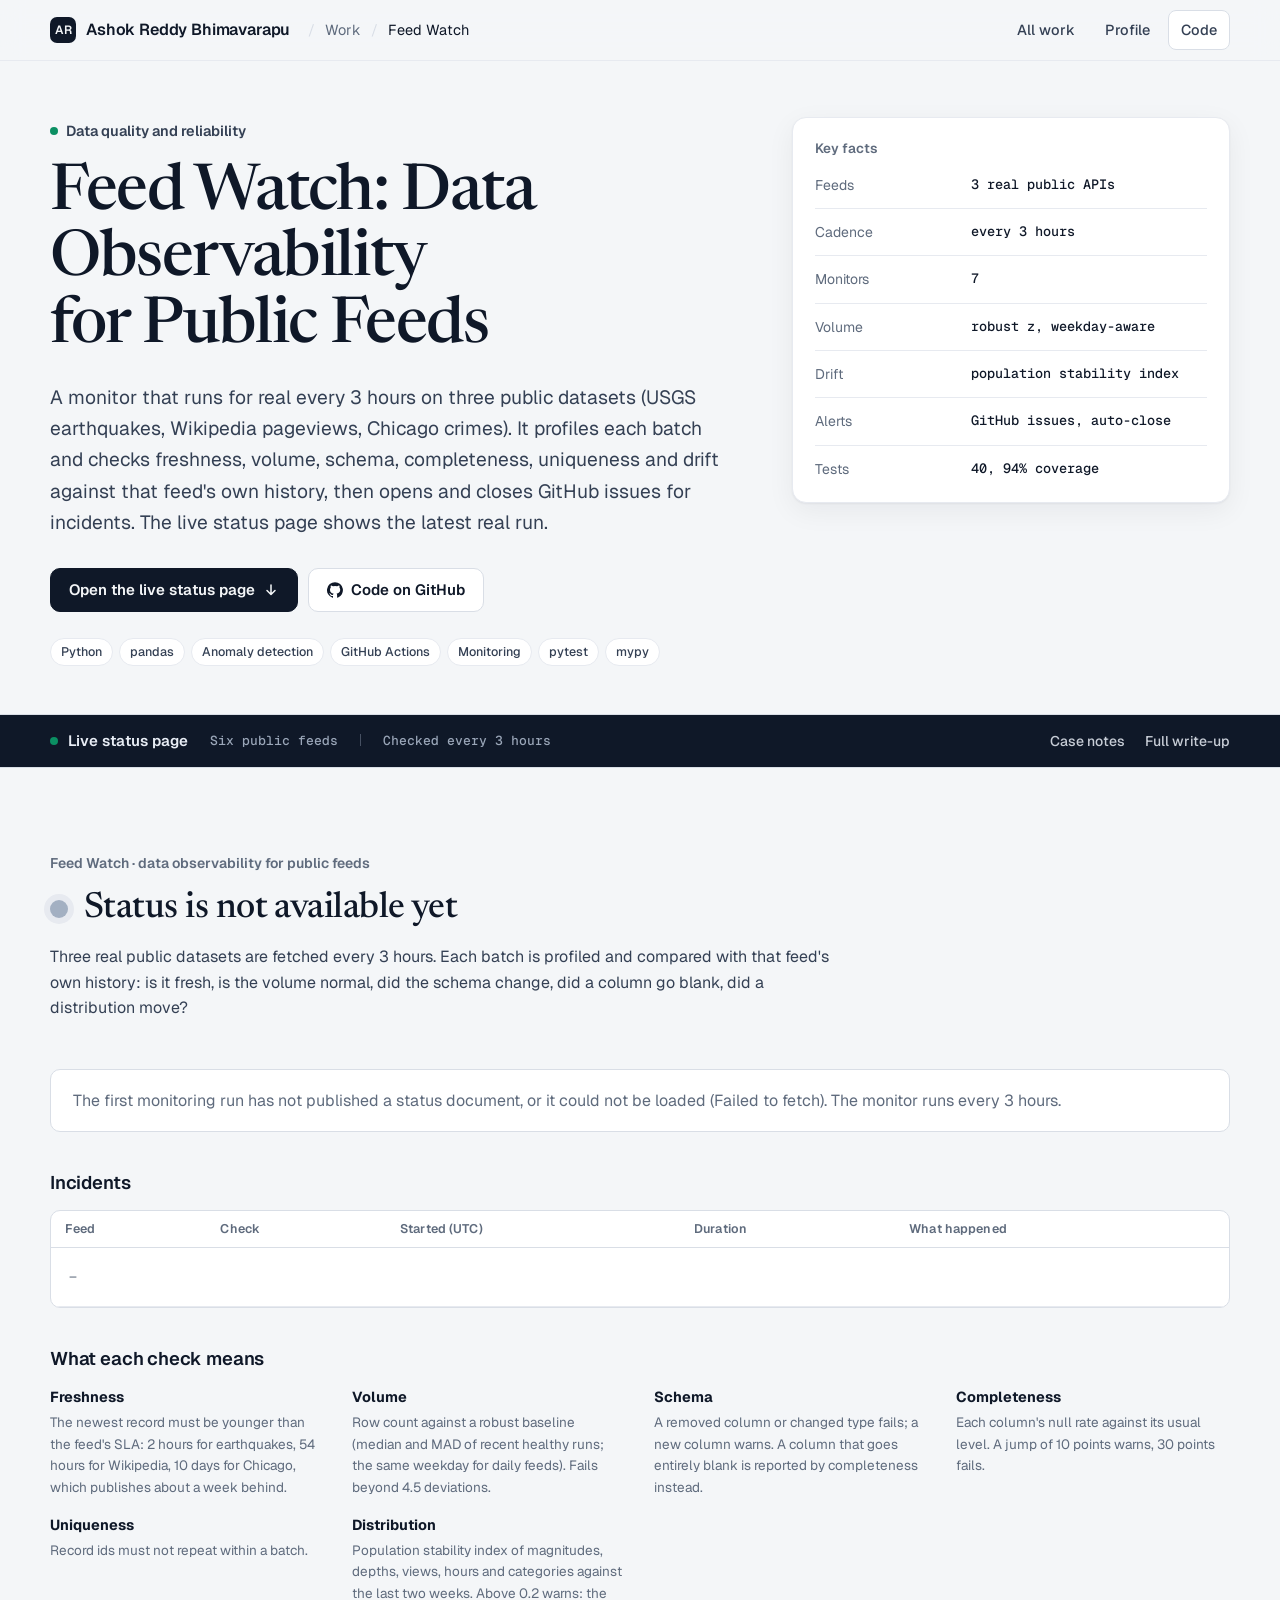
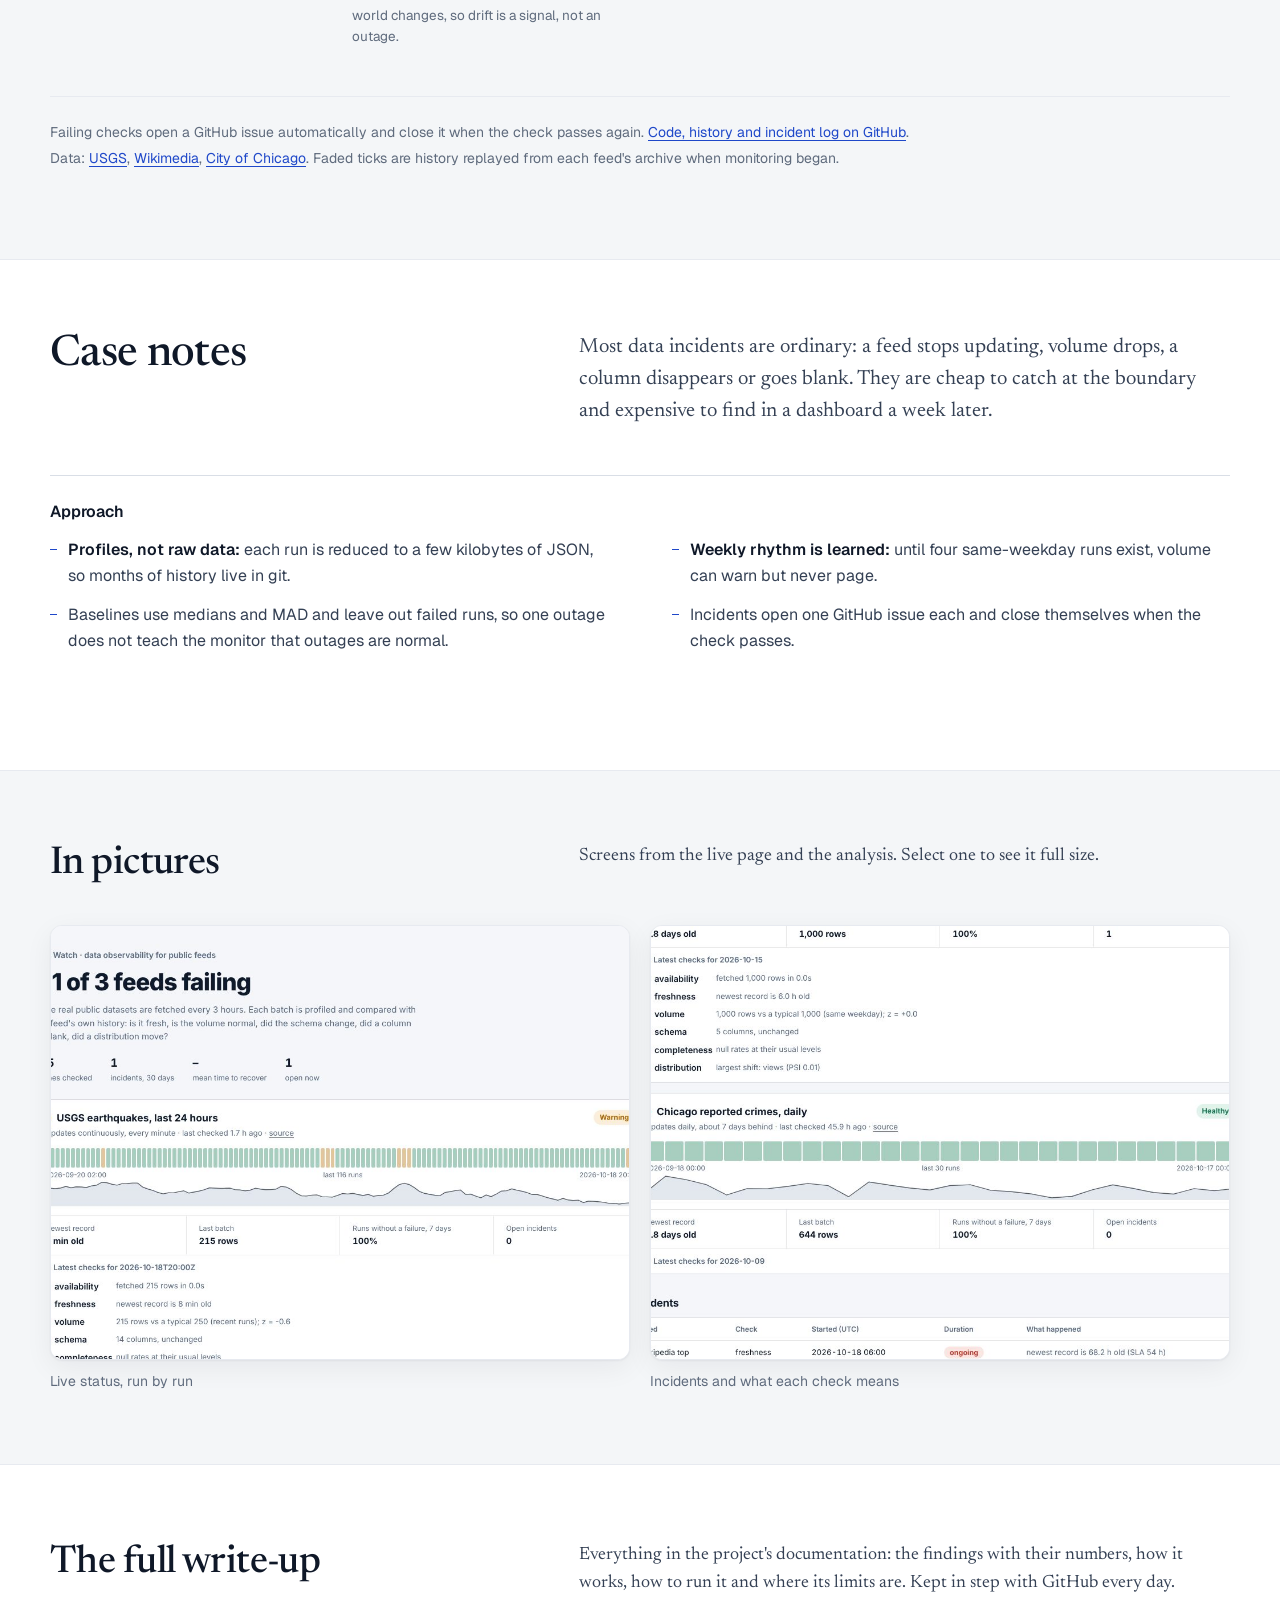
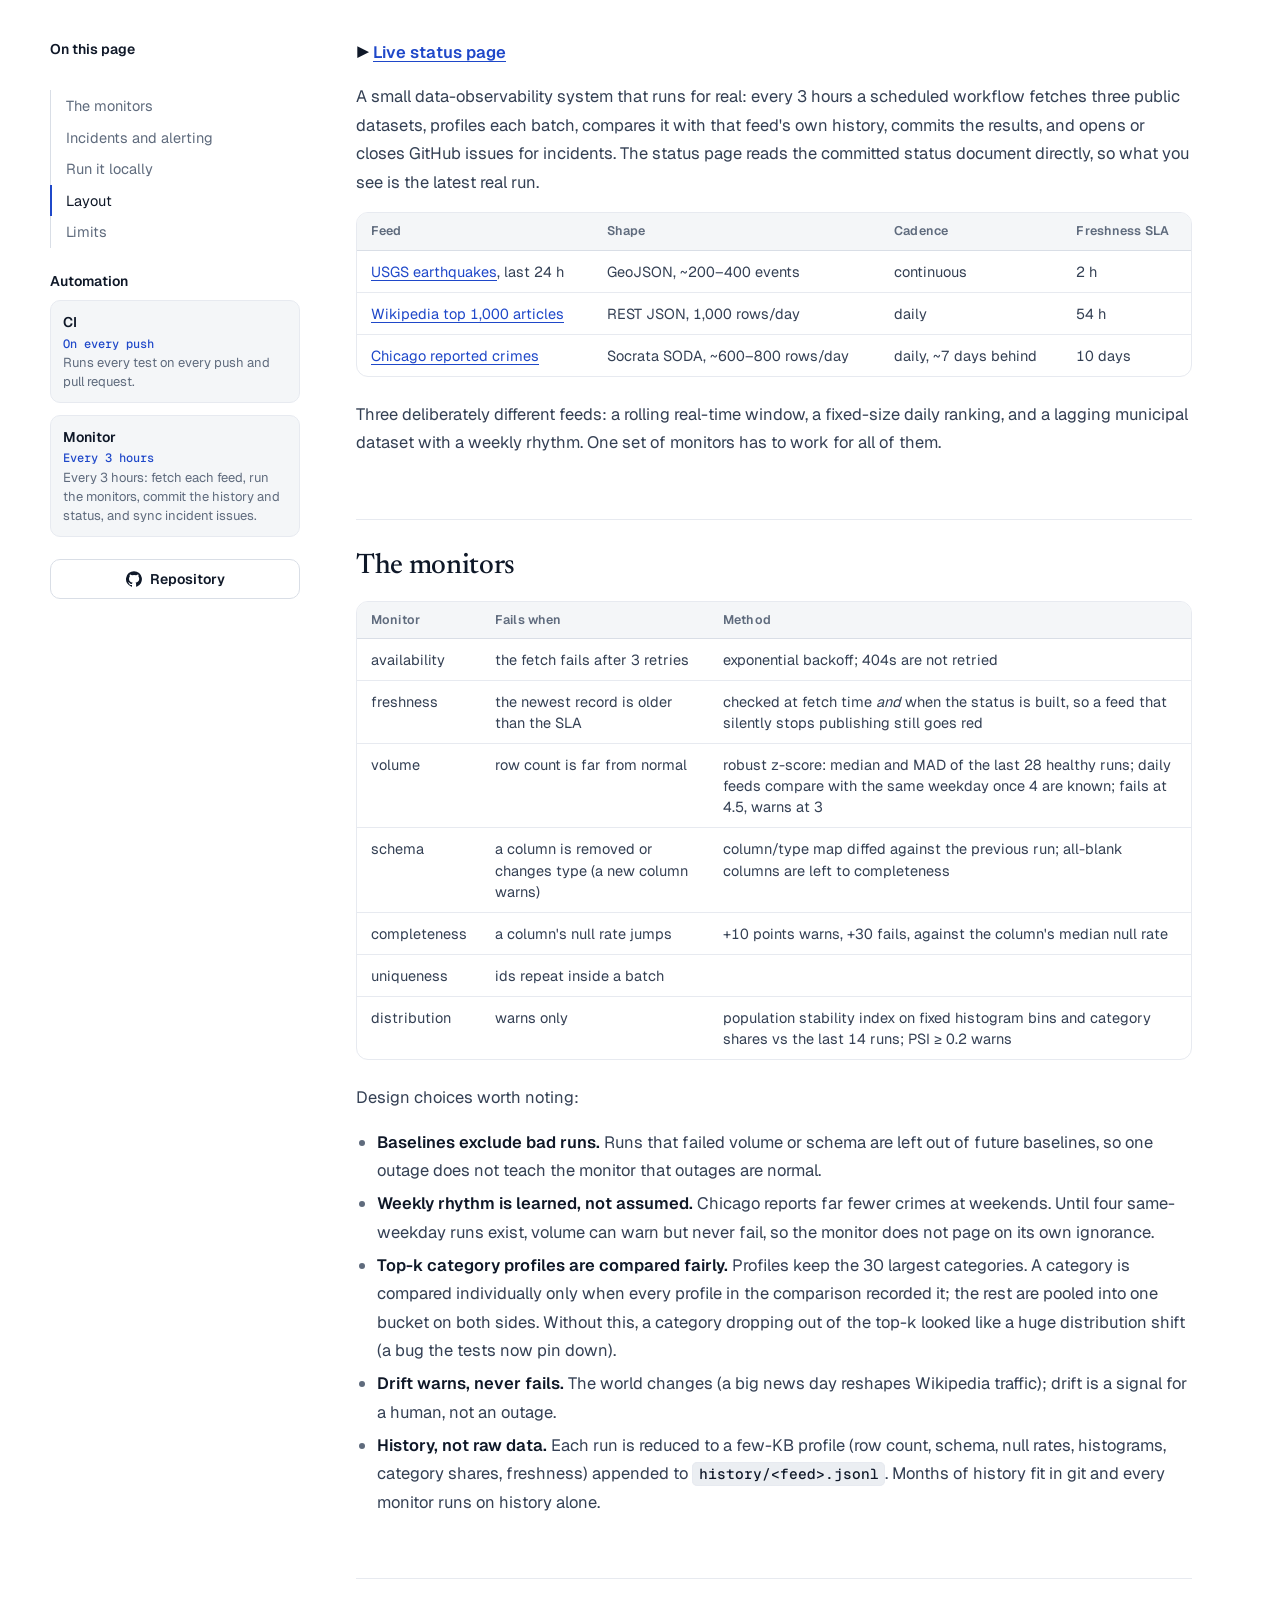
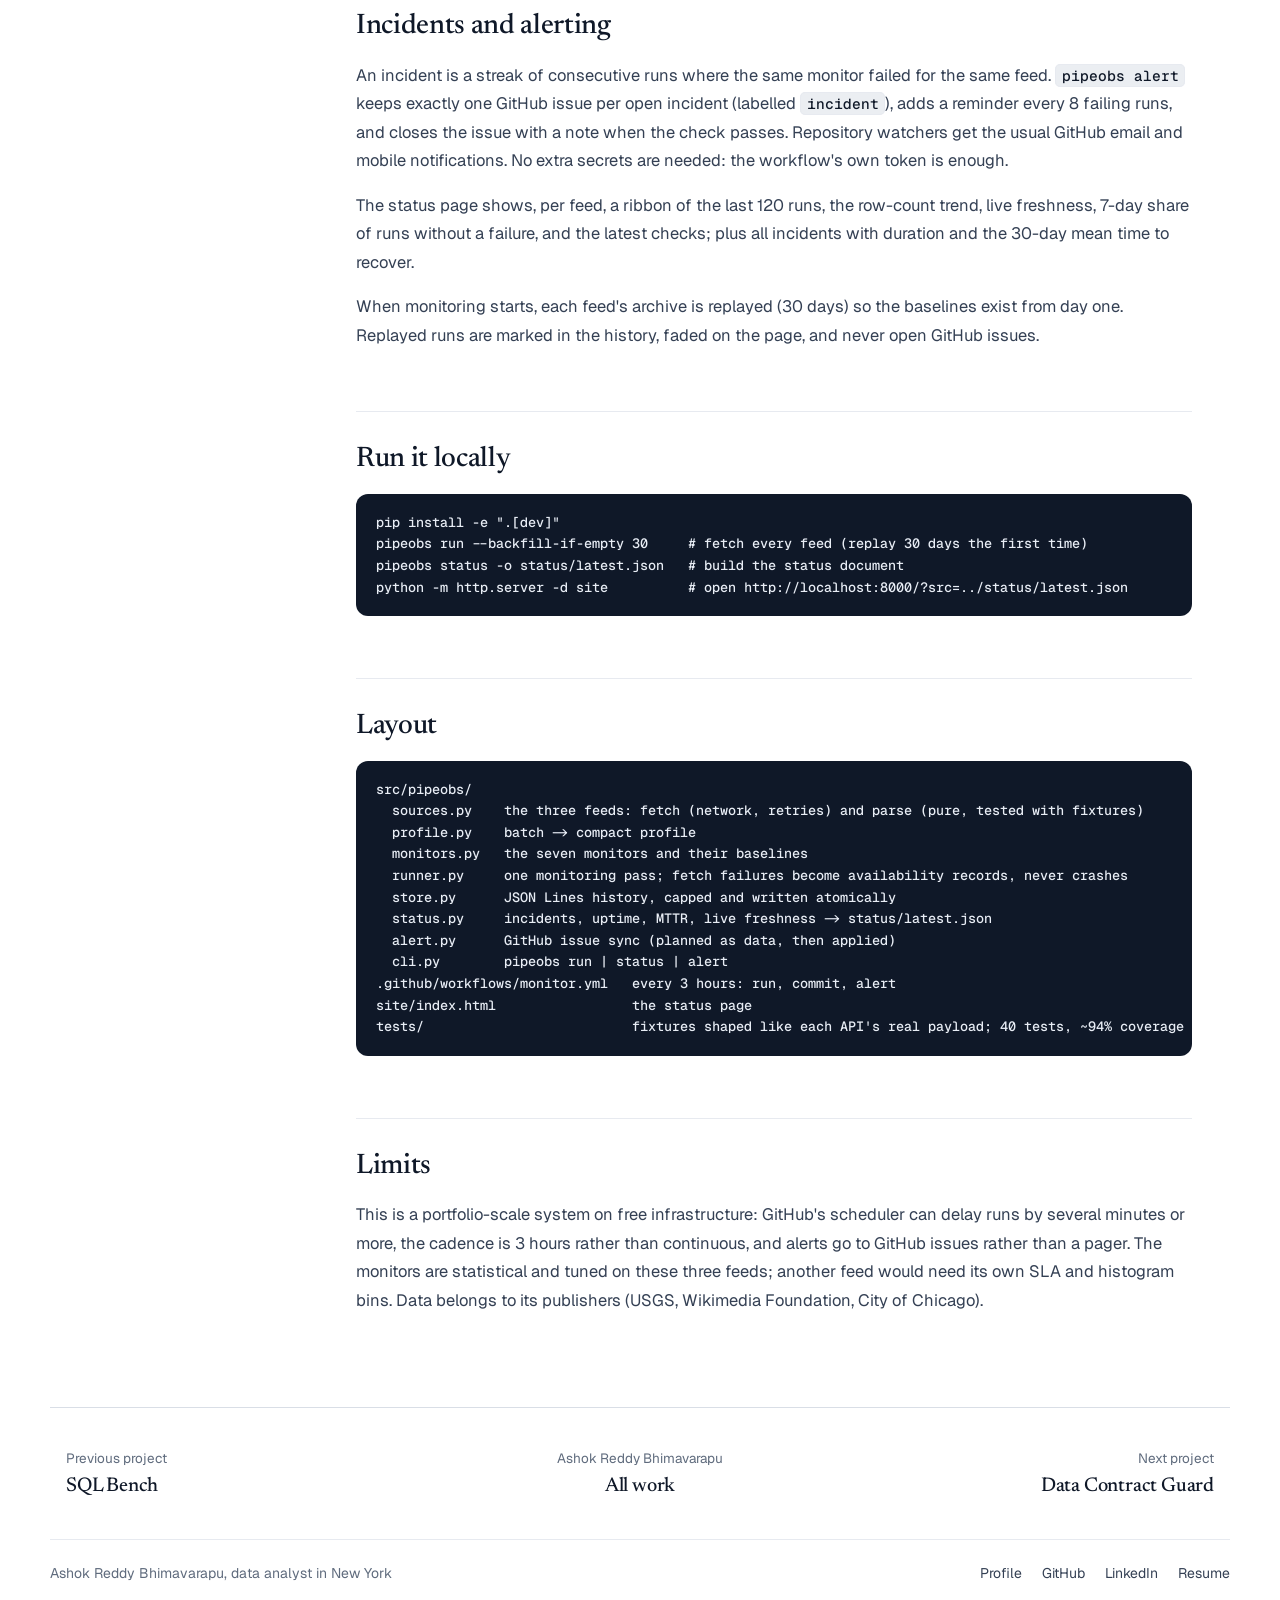
<file: pipeline-observability/index.html>
<!doctype html>
<html lang="en">
<head>
<meta charset="utf-8">
<meta name="viewport" content="width=device-width, initial-scale=1, viewport-fit=cover">
<title>Feed Watch: Data Observability Status</title>
<meta name="description" content="Live health of three public data feeds (USGS earthquakes, Wikipedia pageviews, Chicago crimes): freshness, volume, schema, completeness and drift, checked every 3 hours.">
<link rel="preconnect" href="https://fonts.googleapis.com">
<link rel="preconnect" href="https://fonts.gstatic.com" crossorigin>
<link rel="stylesheet" href="https://fonts.googleapis.com/css2?family=Newsreader:ital,opsz,wght@0,6..72,400..600;1,6..72,400..500&family=Geist:wght@400..700&family=Geist+Mono:wght@400..600&display=swap">
<style>
:root {
  --bg: #f4f6f9; --panel: #ffffff; --ink: #0f1b2d; --muted: #5a6b82; --faint: #e3e8ef; --line: #d6dde7;
  --pass: #1a7f5a; --warn: #b26a00; --fail: #c0392b; --learn: #a3b0c2; --none: #e3e8ef;
  --pass-soft: #e2f3ec; --warn-soft: #fbefdc; --fail-soft: #fbe6e3; --focus: #2457d6;
  color-scheme: light;
}
@media (prefers-color-scheme: dark) {
  :root:not([data-theme="light"]) {
    --bg: #0c1420; --panel: #121d2c; --ink: #e6edf6; --muted: #93a3b8; --faint: #1c293b; --line: #23324a;
    --pass: #3fbf8c; --warn: #e7a437; --fail: #f07264; --learn: #52627a; --none: #1c293b;
    --pass-soft: #12302a; --warn-soft: #33270f; --fail-soft: #3a1c1a; --focus: #7ea3ff; color-scheme: dark;
  }
}
:root[data-theme="dark"] {
  --bg: #0c1420; --panel: #121d2c; --ink: #e6edf6; --muted: #93a3b8; --faint: #1c293b; --line: #23324a;
  --pass: #3fbf8c; --warn: #e7a437; --fail: #f07264; --learn: #52627a; --none: #1c293b;
  --pass-soft: #12302a; --warn-soft: #33270f; --fail-soft: #3a1c1a; --focus: #7ea3ff; color-scheme: dark;
}
* { box-sizing: border-box; }
[hidden] { display: none !important; }
html, body { margin: 0; }
body { background: var(--bg); color: var(--ink); font: 15px/1.55 "Schibsted Grotesk", system-ui, -apple-system, "Segoe UI", sans-serif; padding: 0 16px 56px; }
.wrap { max-width: 1080px; margin: 0 auto; }
a { color: inherit; text-underline-offset: 3px; }
a:focus-visible, button:focus-visible, summary:focus-visible { outline: 2px solid var(--focus); outline-offset: 2px; }
.num { font-variant-numeric: tabular-nums; }

header { padding-block: 40px 28px; display: grid; gap: 14px; }
.site { color: var(--muted); font-weight: 600; font-size: 14px; }
.headline { display: flex; align-items: center; gap: 16px; flex-wrap: wrap; }
.beacon { width: 18px; height: 18px; border-radius: 50%; background: var(--learn); flex: none; box-shadow: 0 0 0 6px var(--faint); }
.beacon.pass { background: var(--pass); box-shadow: 0 0 0 6px var(--pass-soft); }
.beacon.warn { background: var(--warn); box-shadow: 0 0 0 6px var(--warn-soft); }
.beacon.fail { background: var(--fail); box-shadow: 0 0 0 6px var(--fail-soft); }
@media (prefers-reduced-motion: no-preference) { .beacon.fail { animation: pulse 2s ease-in-out infinite; } }
@keyframes pulse { 50% { box-shadow: 0 0 0 11px var(--fail-soft); } }
h1 { margin: 0; font-size: clamp(1.7rem, 4.2vw, 2.6rem); line-height: 1.1; letter-spacing: -0.025em; font-weight: 800; text-wrap: balance; }
.sub { margin: 0; color: var(--muted); max-width: 72ch; }
.stats { display: flex; flex-wrap: wrap; gap: 10px 32px; margin-top: 6px; }
.stats div { display: grid; }
.stats b { font-size: 1.25rem; font-weight: 700; }
.stats span { color: var(--muted); font-size: 13px; }

.feed { background: var(--panel); border: 1px solid var(--line); border-radius: 10px; margin-bottom: 18px; overflow: hidden; }
.feed-head { display: flex; justify-content: space-between; gap: 12px 20px; align-items: flex-start; padding: 18px 22px 12px; flex-wrap: wrap; }
.feed-title { display: grid; gap: 2px; min-width: 0; }
.feed-title h2 { margin: 0; font-size: 1.1rem; font-weight: 700; display: flex; align-items: center; gap: 10px; }
.feed-title h2 .dot { width: 10px; height: 10px; border-radius: 50%; flex: none; }
.feed-title p { margin: 0; color: var(--muted); font-size: 13.5px; }
.pill { font-size: 12.5px; font-weight: 700; padding: 3px 10px; border-radius: 999px; white-space: nowrap; }
.pill.pass { background: var(--pass-soft); color: var(--pass); } .pill.warn { background: var(--warn-soft); color: var(--warn); }
.pill.fail { background: var(--fail-soft); color: var(--fail); } .pill.unknown { background: var(--faint); color: var(--muted); }
.dot.pass { background: var(--pass); } .dot.warn { background: var(--warn); } .dot.fail { background: var(--fail); } .dot.unknown { background: var(--learn); }

.ribbon-wrap { padding: 4px 22px 4px; }
.ribbon { display: flex; gap: 2px; height: 34px; align-items: stretch; }
.ribbon i { flex: 1 1 0; min-width: 2px; border-radius: 2px; background: var(--none); }
.ribbon i.pass { background: var(--pass); opacity: .85; } .ribbon i.warn { background: var(--warn); } .ribbon i.fail { background: var(--fail); }
.ribbon i.bf { opacity: .38; }
@media (max-width: 560px) { .ribbon { gap: 1px; } .ribbon i { min-width: 1px; border-radius: 1px; } }
.ribbon-axis { display: flex; justify-content: space-between; color: var(--muted); font-size: 12px; padding-top: 4px; }
.facts { display: grid; grid-template-columns: repeat(4, minmax(0, 1fr)); gap: 0; border-top: 1px solid var(--faint); margin-top: 12px; }
.facts div { padding: 12px 22px; display: grid; gap: 1px; border-right: 1px solid var(--faint); }
.facts div:last-child { border-right: 0; }
.facts span { color: var(--muted); font-size: 12.5px; }
.facts b { font-weight: 700; }
@media (max-width: 720px) { .facts { grid-template-columns: repeat(2, minmax(0, 1fr)); } .facts div:nth-child(2) { border-right: 0; } .facts div:nth-child(-n+2) { border-bottom: 1px solid var(--faint); } }
details.checks { border-top: 1px solid var(--faint); }
details.checks summary { cursor: pointer; padding: 11px 22px; color: var(--muted); font-size: 13.5px; font-weight: 600; }
.check-list { list-style: none; margin: 0; padding: 0 22px 14px; display: grid; gap: 8px; }
.check-list li { display: grid; grid-template-columns: 112px minmax(0, 1fr); gap: 12px; align-items: baseline; }
.check-list .m { font-weight: 600; display: flex; gap: 8px; align-items: center; }
.check-list .m::before { content: ""; width: 8px; height: 8px; border-radius: 50%; background: var(--learn); flex: none; }
.check-list .pass .m::before { background: var(--pass); } .check-list .warn .m::before { background: var(--warn); } .check-list .fail .m::before { background: var(--fail); }
.check-list .msg { color: var(--muted); font-size: 13.5px; overflow-wrap: anywhere; }
.spark { display: block; width: 100%; height: 46px; }
.spark path.line { fill: none; stroke: var(--ink); stroke-width: 1.4; opacity: .7; }
.spark path.area { fill: var(--faint); }

section.block { margin-top: 36px; }
h3 { font-size: 1.15rem; margin: 0 0 12px; letter-spacing: -0.01em; }
.table-wrap { overflow-x: auto; background: var(--panel); border: 1px solid var(--line); border-radius: 10px; }
table { width: 100%; border-collapse: collapse; font-size: 13.5px; min-width: 640px; }
th, td { text-align: left; padding: 10px 14px; border-bottom: 1px solid var(--faint); vertical-align: top; }
th { color: var(--muted); font-weight: 600; font-size: 12.5px; }
tr:last-child td { border-bottom: 0; }
td.msg { color: var(--muted); }
.empty { padding: 18px; color: var(--muted); }
.how { display: grid; grid-template-columns: repeat(auto-fit, minmax(240px, 1fr)); gap: 14px 28px; }
.how div h4 { margin: 0 0 4px; font-size: 14.5px; }
.how div p { margin: 0; color: var(--muted); font-size: 13.5px; }
footer { margin-top: 40px; color: var(--muted); font-size: 13px; display: grid; gap: 4px; }
footer p { margin: 0; }
.notice { background: var(--panel); border: 1px solid var(--line); border-radius: 10px; padding: 18px 22px; color: var(--muted); }
</style>
<link rel="stylesheet" href="/assets/work.css">
</head>
<body class="wk wk-pipeline-observability">
<!-- wk:top -->
<div class="wk-bar" role="banner"><div class="wk-wrap"><a class="wk-mark" href="/" aria-label="Ashok Reddy Bhimavarapu, profile"><i aria-hidden="true">AR</i><span>Ashok Reddy Bhimavarapu</span></a><nav class="wk-crumb" aria-label="Breadcrumb"><span class="sep">/</span><a href="/work/">Work</a><span class="sep">/</span><span aria-current="page">Feed Watch</span></nav><nav class="wk-nav" aria-label="Site"><a class="wk-hide-s" href="/work/">All work</a><a class="wk-hide-s" href="/">Profile</a><a class="wk-code" href="https://github.com/AshokReddy010/pipeline-observability" target="_blank" rel="noopener">Code</a></nav></div></div>
<div class="wk-case" role="region" aria-labelledby="wk-title"><div class="wk-wrap">
<div>
<p class="wk-area"><span class="wk-pulse" aria-hidden="true"></span><b>Data quality and reliability</b></p>
<h1 class="wk-title" id="wk-title">Feed Watch: Data Observability for Public Feeds</h1>
<p class="wk-dek">A monitor that runs for real every 3 hours on three public datasets (USGS earthquakes, Wikipedia pageviews, Chicago crimes). It profiles each batch and checks freshness, volume, schema, completeness, uniqueness and drift against that feed&#x27;s own history, then opens and closes GitHub issues for incidents. The live status page shows the latest real run.</p>
<div class="wk-actions"><a class="wk-btn primary" href="#live">Open the live status page <svg viewBox="0 0 16 16" fill="none" aria-hidden="true"><path d="M8 3v9.5m-4-4 4 4 4-4" stroke="currentColor" stroke-width="1.5" stroke-linecap="round" stroke-linejoin="round"/></svg></a><a class="wk-btn" href="https://github.com/AshokReddy010/pipeline-observability" target="_blank" rel="noopener"><svg viewBox="0 0 16 16" aria-hidden="true"><path fill="currentColor" d="M8 .2a8 8 0 0 0-2.5 15.6c.4 0 .5-.2.5-.4v-1.5c-2.2.5-2.7-1-2.7-1-.4-.9-.9-1.2-.9-1.2-.7-.5.1-.5.1-.5.8.1 1.2.8 1.2.8.7 1.3 1.9.9 2.4.7.1-.5.3-.9.5-1.1-1.8-.2-3.6-.9-3.6-4 0-.9.3-1.6.8-2.1-.1-.2-.4-1 .1-2.1 0 0 .7-.2 2.2.8a7.4 7.4 0 0 1 4 0c1.5-1 2.2-.8 2.2-.8.4 1.1.2 1.9.1 2.1.5.6.8 1.3.8 2.1 0 3.1-1.9 3.8-3.7 4 .3.3.6.8.6 1.5v2.2c0 .2.1.5.6.4A8 8 0 0 0 8 .2Z"/></svg> Code on GitHub</a></div>
<ul class="wk-tags" aria-label="Built with"><li>Python</li><li>pandas</li><li>Anomaly detection</li><li>GitHub Actions</li><li>Monitoring</li><li>pytest</li><li>mypy</li></ul>
</div>
<div class="wk-spec" role="complementary" aria-label="Key facts"><p class="wk-spec-h">Key facts</p><dl><div><dt>Feeds</dt><dd>3 real public APIs</dd></div><div><dt>Cadence</dt><dd>every 3 hours</dd></div><div><dt>Monitors</dt><dd>7</dd></div><div><dt>Volume</dt><dd>robust z, weekday-aware</dd></div><div><dt>Drift</dt><dd>population stability index</dd></div><div><dt>Alerts</dt><dd>GitHub issues, auto-close</dd></div><div><dt>Tests</dt><dd>40, 94% coverage</dd></div></dl></div>
</div></div>
<div class="wk-strip" id="live"><div class="wk-wrap"><b><span class="wk-pulse" aria-hidden="true"></span>Live status page</b><span class="wk-meta">Six public feeds</span><span class="wk-meta">Checked every 3 hours</span><nav class="wk-jump" aria-label="On this page"><a href="#wk-notes">Case notes</a><a href="#wk-doc">Full write-up</a></nav></div></div>
<!-- /wk:top --><div class="wrap">
  <header>
    <div class="site">Feed Watch · data observability for public feeds</div>
    <div class="headline"><span class="beacon" id="beacon"></span><h1 id="headline">Loading the latest checks…</h1></div>
    <p class="sub" id="sub">Three real public datasets are fetched every 3 hours. Each batch is profiled and compared with that feed's own history: is it fresh, is the volume normal, did the schema change, did a column go blank, did a distribution move?</p>
    <div class="stats" id="stats"></div>
  </header>

  <main>
    <div id="feeds"></div>

    <section class="block" aria-labelledby="inc-h">
      <h3 id="inc-h">Incidents</h3>
      <div class="table-wrap"><table>
        <thead><tr><th>Feed</th><th>Check</th><th>Started (UTC)</th><th>Duration</th><th>What happened</th></tr></thead>
        <tbody id="incidents"><tr><td colspan="5" class="empty">Loading…</td></tr></tbody>
      </table></div>
    </section>

    <section class="block" aria-labelledby="how-h">
      <h3 id="how-h">What each check means</h3>
      <div class="how">
        <div><h4>Freshness</h4><p>The newest record must be younger than the feed's SLA: 2 hours for earthquakes, 54 hours for Wikipedia, 10 days for Chicago, which publishes about a week behind.</p></div>
        <div><h4>Volume</h4><p>Row count against a robust baseline (median and MAD of recent healthy runs; the same weekday for daily feeds). Fails beyond 4.5 deviations.</p></div>
        <div><h4>Schema</h4><p>A removed column or changed type fails; a new column warns. A column that goes entirely blank is reported by completeness instead.</p></div>
        <div><h4>Completeness</h4><p>Each column's null rate against its usual level. A jump of 10 points warns, 30 points fails.</p></div>
        <div><h4>Uniqueness</h4><p>Record ids must not repeat within a batch.</p></div>
        <div><h4>Distribution</h4><p>Population stability index of magnitudes, depths, views, hours and categories against the last two weeks. Above 0.2 warns: the world changes, so drift is a signal, not an outage.</p></div>
      </div>
    </section>
  </main>

  <footer>
    <p id="gen"></p>
    <p>Failing checks open a GitHub issue automatically and close it when the check passes again. <a href="https://github.com/AshokReddy010/pipeline-observability">Code, history and incident log on GitHub</a>.</p>
    <p>Data: <a href="https://earthquake.usgs.gov/earthquakes/feed/">USGS</a>, <a href="https://wikimedia.org/api/rest_v1/">Wikimedia</a>, <a href="https://data.cityofchicago.org/d/ijzp-q8t2">City of Chicago</a>. Faded ticks are history replayed from each feed's archive when monitoring began.</p>
  </footer>
</div>

<script>
const LIVE = "https://raw.githubusercontent.com/AshokReddy010/pipeline-observability/main/status/latest.json";
const SRC = new URLSearchParams(location.search).get("src") || LIVE;
const $ = (s) => document.querySelector(s);
const esc = (s) => String(s ?? "").replace(/[&<>"]/g, (c) => ({ "&": "&amp;", "<": "&lt;", ">": "&gt;", '"': "&quot;" }[c]));
const WORD = { pass: "Healthy", warn: "Warning", fail: "Failing", unknown: "No data yet" };
const ORDER = ["availability", "freshness", "volume", "schema", "completeness", "uniqueness", "distribution"];

function ago(iso) {
  if (!iso) return "never";
  const m = (Date.now() - new Date(iso)) / 60000;
  if (m < 1) return "just now";
  if (m < 90) return `${Math.round(m)} min ago`;
  if (m < 48 * 60) return `${(m / 60).toFixed(1)} h ago`;
  return `${(m / 1440).toFixed(1)} days ago`;
}
function age(h) { if (h == null) return "–"; if (h < 1) return `${Math.round(h * 60)} min`; if (h < 48) return `${h.toFixed(1)} h`; return `${(h / 24).toFixed(1)} days`; }
function pct(x) { return x == null ? "–" : `${(x * 100).toFixed(x === 1 ? 0 : 1)}%`; }
function when(iso) { const d = new Date(iso); return d.toISOString().slice(0, 16).replace("T", " "); }
function dur(h) { if (h == null) return "ongoing"; return h < 1 ? `${Math.round(h * 60)} min` : h < 48 ? `${h.toFixed(1)} h` : `${(h / 24).toFixed(1)} days`; }

function spark(runs) {
  const pts = runs.map((r) => r.rows).filter((v) => v != null);
  if (pts.length < 2) return "";
  const W = 600, H = 46, lo = Math.min(...pts), hi = Math.max(...pts), span = hi - lo || 1;
  const xy = pts.map((v, i) => [(i / (pts.length - 1)) * W, H - 4 - ((v - lo) / span) * (H - 8)]);
  const line = xy.map(([x, y], i) => `${i ? "L" : "M"}${x.toFixed(1)},${y.toFixed(1)}`).join("");
  return `<svg class="spark" viewBox="0 0 ${W} ${H}" preserveAspectRatio="none" role="img" aria-label="Rows per run, from ${lo.toLocaleString()} to ${hi.toLocaleString()}">
    <path class="area" d="${line}L${W},${H}L0,${H}Z"/><path class="line" d="${line}" vector-effect="non-scaling-stroke"/></svg>`;
}

function feed(s) {
  const runs = s.runs || [];
  const ticks = runs.map((r) => `<i class="${r.s}${r.b ? " bf" : ""}" title="${esc(when(r.t))} UTC · ${esc(r.p)} · ${WORD[r.s] || r.s}${r.rows != null ? ` · ${r.rows.toLocaleString()} rows` : ""}"></i>`).join("");
  const checks = (s.latest?.checks || []).slice().sort((a, b) => ORDER.indexOf(a.monitor) - ORDER.indexOf(b.monitor));
  const first = runs[0], last = runs[runs.length - 1];
  return `<article class="feed" aria-labelledby="h-${s.name}">
    <div class="feed-head">
      <div class="feed-title"><h2 id="h-${s.name}"><span class="dot ${s.status}"></span>${esc(s.title)}</h2>
        <p>Updates ${esc(s.cadence)} · last checked ${ago(s.last_run)} · <a href="${esc(s.homepage)}">source</a></p></div>
      <span class="pill ${s.status}">${WORD[s.status] || s.status}</span>
    </div>
    <div class="ribbon-wrap">
      <div class="ribbon" role="img" aria-label="Status of the last ${runs.length} runs">${ticks || ""}</div>
      ${runs.length ? `<div class="ribbon-axis"><span>${esc(when(first.t))}</span><span>last ${runs.length} runs</span><span>${esc(when(last.t))}</span></div>` : ""}
      ${spark(runs)}
    </div>
    <div class="facts">
      <div><span>Newest record</span><b class="num">${age(s.live_freshness_hours)} old</b></div>
      <div><span>Last batch</span><b class="num">${s.latest?.rows != null ? s.latest.rows.toLocaleString() + " rows" : "–"}</b></div>
      <div><span>Runs without a failure, 7 days</span><b class="num">${pct(s.uptime_7d)}</b></div>
      <div><span>Open incidents</span><b class="num">${s.open_incidents}</b></div>
    </div>
    ${checks.length ? `<details class="checks"${s.status !== "pass" ? " open" : ""}><summary>Latest checks${s.latest?.partition ? ` for ${esc(s.latest.partition)}` : ""}</summary>
      <ul class="check-list">${checks.map((c) => `<li class="${c.status}"><span class="m">${esc(c.monitor)}</span><span class="msg">${esc(c.message)}</span></li>`).join("")}</ul></details>` : ""}
  </article>`;
}

function render(st) {
  const n = st.sources.length;
  const bad = st.sources.filter((s) => s.status === "fail").length;
  const warn = st.sources.filter((s) => s.status === "warn").length;
  $("#beacon").className = `beacon ${st.overall}`;
  $("#headline").textContent = bad ? `${bad} of ${n} feeds failing` : warn ? `All ${n} feeds up, ${warn} with a warning` : `All ${n} feeds healthy`;
  const open = st.incidents.filter((i) => !i.resolved).length;
  $("#stats").innerHTML = [
    [st.sources.reduce((a, s) => a + s.runs_total, 0).toLocaleString(), "batches checked"],
    [String(st.incidents_30d), "incidents, 30 days"],
    [st.mttr_hours_30d == null ? "–" : dur(st.mttr_hours_30d), "mean time to recover"],
    [String(open), "open now"],
  ].map(([b, s]) => `<div><b class="num">${b}</b><span>${s}</span></div>`).join("");
  $("#feeds").innerHTML = st.sources.map(feed).join("");
  const rows = st.incidents.slice(0, 25).map((i) => `<tr>
    <td>${esc(i.source.replace(/_/g, " "))}</td><td>${esc(i.monitor)}</td><td class="num">${esc(when(i.started))}${i.backfill ? " (replayed)" : ""}</td>
    <td class="num">${i.resolved ? dur(i.duration_hours) : `<span class="pill fail">ongoing</span>`}</td><td class="msg">${esc(i.last_message)}</td></tr>`).join("");
  $("#incidents").innerHTML = rows || `<tr><td colspan="5" class="empty">No incidents recorded.</td></tr>`;
  $("#gen").textContent = `Status generated ${when(st.generated_at)} UTC (${ago(st.generated_at)}). The page reloads it every 5 minutes.`;
}

async function load() {
  try {
    const r = await fetch(SRC + (SRC.includes("?") ? "&" : "?") + "t=" + Math.floor(Date.now() / 60000), { cache: "no-store" });
    if (!r.ok) throw new Error(`HTTP ${r.status}`);
    render(await r.json());
  } catch (e) {
    $("#headline").textContent = "Status is not available yet";
    $("#feeds").innerHTML = `<div class="notice">The first monitoring run has not published a status document, or it could not be loaded (${esc(e.message)}). The monitor runs every 3 hours.</div>`;
    $("#incidents").innerHTML = `<tr><td colspan="5" class="empty">–</td></tr>`;
  }
}
load();
setInterval(load, 5 * 60 * 1000);
</script>
<!-- wk:bottom -->
<div class="wk-notes" id="wk-notes" role="region" aria-labelledby="wk-notes-h"><div class="wk-wrap">
<div class="wk-notes-head"><h2 id="wk-notes-h">Case notes</h2><p>Most data incidents are ordinary: a feed stops updating, volume drops, a column disappears or goes blank. They are cheap to catch at the boundary and expensive to find in a dashboard a week later.</p></div>
<div class="wk-grid solo"><div class="wk-note"><h3>Approach</h3><ul><li><b>Profiles, not raw data:</b> each run is reduced to a few kilobytes of JSON, so months of history live in git.</li><li>Baselines use medians and MAD and leave out failed runs, so one outage does not teach the monitor that outages are normal.</li><li><b>Weekly rhythm is learned:</b> until four same-weekday runs exist, volume can warn but never page.</li><li>Incidents open one GitHub issue each and close themselves when the check passes.</li></ul></div></div>
</div></div>
<div class="wk-gallery" role="region" aria-labelledby="wk-gal-h"><div class="wk-wrap"><div class="wk-sec-head"><h2 id="wk-gal-h">In pictures</h2><p>Screens from the live page and the analysis. Select one to see it full size.</p></div><div class="wk-figs n2"><figure><a href="/fw-status.jpg" target="_blank" rel="noopener"><img src="/fw-status.jpg" alt="Live status, run by run" loading="lazy"></a><figcaption>Live status, run by run</figcaption></figure><figure><a href="/fw-incidents.jpg" target="_blank" rel="noopener"><img src="/fw-incidents.jpg" alt="Incidents and what each check means" loading="lazy"></a><figcaption>Incidents and what each check means</figcaption></figure></div></div></div>
<div class="wk-doc" id="wk-doc" role="region" aria-labelledby="wk-doc-h"><div class="wk-wrap">
<div class="wk-sec-head"><h2 id="wk-doc-h">The full write-up</h2><p>Everything in the project's documentation: the findings with their numbers, how it works, how to run it and where its limits are. Kept in step with GitHub every day.</p></div>
<div class="wk-doc-grid">
<nav class="wk-toc" aria-label="On this page"><p>On this page</p><ol><li><a href="#wk-the-monitors">The monitors</a></li><li><a href="#wk-incidents-and-alerting">Incidents and alerting</a></li><li><a href="#wk-run-it-locally">Run it locally</a></li><li><a href="#wk-layout">Layout</a></li><li><a href="#wk-limits">Limits</a></li></ol>
<div class="wk-auto"><p>Automation</p><ul><li><b>CI</b><span class="when">On every push</span><span>Runs every test on every push and pull request.</span></li><li><b>Monitor</b><span class="when">Every 3 hours</span><span>Every 3 hours: fetch each feed, run the monitors, commit the history and status, and sync incident issues.</span></li></ul></div>
<a class="wk-btn" href="https://github.com/AshokReddy010/pipeline-observability" target="_blank" rel="noopener"><svg viewBox="0 0 16 16" aria-hidden="true"><path fill="currentColor" d="M8 .2a8 8 0 0 0-2.5 15.6c.4 0 .5-.2.5-.4v-1.5c-2.2.5-2.7-1-2.7-1-.4-.9-.9-1.2-.9-1.2-.7-.5.1-.5.1-.5.8.1 1.2.8 1.2.8.7 1.3 1.9.9 2.4.7.1-.5.3-.9.5-1.1-1.8-.2-3.6-.9-3.6-4 0-.9.3-1.6.8-2.1-.1-.2-.4-1 .1-2.1 0 0 .7-.2 2.2.8a7.4 7.4 0 0 1 4 0c1.5-1 2.2-.8 2.2-.8.4 1.1.2 1.9.1 2.1.5.6.8 1.3.8 2.1 0 3.1-1.9 3.8-3.7 4 .3.3.6.8.6 1.5v2.2c0 .2.1.5.6.4A8 8 0 0 0 8 .2Z"/></svg> Repository</a></nav>
<article class="wk-prose"><p><strong>▶ <a href="https://ashokreddy010.github.io/pipeline-observability/">Live status page</a></strong></p>
<p>A small data-observability system that runs for real: every 3 hours a scheduled workflow fetches three public datasets, profiles each batch, compares it with that feed's own history, commits the results, and opens or closes GitHub issues for incidents. The status page reads the committed status document directly, so what you see is the latest real run.</p>
<div class="wk-table"><table>
<thead>
<tr>
<th>Feed</th>
<th>Shape</th>
<th>Cadence</th>
<th>Freshness SLA</th>
</tr>
</thead>
<tbody>
<tr>
<td><a href="https://earthquake.usgs.gov/earthquakes/feed/">USGS earthquakes</a>, last 24 h</td>
<td>GeoJSON, ~200–400 events</td>
<td>continuous</td>
<td>2 h</td>
</tr>
<tr>
<td><a href="https://wikimedia.org/api/rest_v1/">Wikipedia top 1,000 articles</a></td>
<td>REST JSON, 1,000 rows/day</td>
<td>daily</td>
<td>54 h</td>
</tr>
<tr>
<td><a href="https://data.cityofchicago.org/d/ijzp-q8t2">Chicago reported crimes</a></td>
<td>Socrata SODA, ~600–800 rows/day</td>
<td>daily, ~7 days behind</td>
<td>10 days</td>
</tr>
</tbody>
</table></div>
<p>Three deliberately different feeds: a rolling real-time window, a fixed-size daily ranking, and a lagging municipal dataset with a weekly rhythm. One set of monitors has to work for all of them.</p>
<h3 id="wk-the-monitors">The monitors</h3>
<div class="wk-table"><table>
<thead>
<tr>
<th>Monitor</th>
<th>Fails when</th>
<th>Method</th>
</tr>
</thead>
<tbody>
<tr>
<td>availability</td>
<td>the fetch fails after 3 retries</td>
<td>exponential backoff; 404s are not retried</td>
</tr>
<tr>
<td>freshness</td>
<td>the newest record is older than the SLA</td>
<td>checked at fetch time <em>and</em> when the status is built, so a feed that silently stops publishing still goes red</td>
</tr>
<tr>
<td>volume</td>
<td>row count is far from normal</td>
<td>robust z-score: median and MAD of the last 28 healthy runs; daily feeds compare with the same weekday once 4 are known; fails at 4.5, warns at 3</td>
</tr>
<tr>
<td>schema</td>
<td>a column is removed or changes type (a new column warns)</td>
<td>column/type map diffed against the previous run; all-blank columns are left to completeness</td>
</tr>
<tr>
<td>completeness</td>
<td>a column's null rate jumps</td>
<td>+10 points warns, +30 fails, against the column's median null rate</td>
</tr>
<tr>
<td>uniqueness</td>
<td>ids repeat inside a batch</td>
<td></td>
</tr>
<tr>
<td>distribution</td>
<td>warns only</td>
<td>population stability index on fixed histogram bins and category shares vs the last 14 runs; PSI ≥ 0.2 warns</td>
</tr>
</tbody>
</table></div>
<p>Design choices worth noting:</p>
<ul>
<li><strong>Baselines exclude bad runs.</strong> Runs that failed volume or schema are left out of future baselines, so one outage does not teach the monitor that outages are normal.</li>
<li><strong>Weekly rhythm is learned, not assumed.</strong> Chicago reports far fewer crimes at weekends. Until four same-weekday runs exist, volume can warn but never fail, so the monitor does not page on its own ignorance.</li>
<li><strong>Top-k category profiles are compared fairly.</strong> Profiles keep the 30 largest categories. A category is compared individually only when every profile in the comparison recorded it; the rest are pooled into one bucket on both sides. Without this, a category dropping out of the top-k looked like a huge distribution shift (a bug the tests now pin down).</li>
<li><strong>Drift warns, never fails.</strong> The world changes (a big news day reshapes Wikipedia traffic); drift is a signal for a human, not an outage.</li>
<li><strong>History, not raw data.</strong> Each run is reduced to a few-KB profile (row count, schema, null rates, histograms, category shares, freshness) appended to <code>history/&lt;feed&gt;.jsonl</code>. Months of history fit in git and every monitor runs on history alone.</li>
</ul>
<h3 id="wk-incidents-and-alerting">Incidents and alerting</h3>
<p>An incident is a streak of consecutive runs where the same monitor failed for the same feed. <code>pipeobs alert</code> keeps exactly one GitHub issue per open incident (labelled <code>incident</code>), adds a reminder every 8 failing runs, and closes the issue with a note when the check passes. Repository watchers get the usual GitHub email and mobile notifications. No extra secrets are needed: the workflow's own token is enough.</p>
<p>The status page shows, per feed, a ribbon of the last 120 runs, the row-count trend, live freshness, 7-day share of runs without a failure, and the latest checks; plus all incidents with duration and the 30-day mean time to recover.</p>
<p>When monitoring starts, each feed's archive is replayed (30 days) so the baselines exist from day one. Replayed runs are marked in the history, faded on the page, and never open GitHub issues.</p>
<h3 id="wk-run-it-locally">Run it locally</h3>
<pre><code class="language-bash">pip install -e &quot;.[dev]&quot;
pipeobs run --backfill-if-empty 30     # fetch every feed (replay 30 days the first time)
pipeobs status -o status/latest.json   # build the status document
python -m http.server -d site          # open http://localhost:8000/?src=../status/latest.json
</code></pre>
<h3 id="wk-layout">Layout</h3>
<pre><code>src/pipeobs/
  sources.py    the three feeds: fetch (network, retries) and parse (pure, tested with fixtures)
  profile.py    batch -&gt; compact profile
  monitors.py   the seven monitors and their baselines
  runner.py     one monitoring pass; fetch failures become availability records, never crashes
  store.py      JSON Lines history, capped and written atomically
  status.py     incidents, uptime, MTTR, live freshness -&gt; status/latest.json
  alert.py      GitHub issue sync (planned as data, then applied)
  cli.py        pipeobs run | status | alert
.github/workflows/monitor.yml   every 3 hours: run, commit, alert
site/index.html                 the status page
tests/                          fixtures shaped like each API's real payload; 40 tests, ~94% coverage
</code></pre>
<h3 id="wk-limits">Limits</h3>
<p>This is a portfolio-scale system on free infrastructure: GitHub's scheduler can delay runs by several minutes or more, the cadence is 3 hours rather than continuous, and alerts go to GitHub issues rather than a pager. The monitors are statistical and tuned on these three feeds; another feed would need its own SLA and histogram bins. Data belongs to its publishers (USGS, Wikimedia Foundation, City of Chicago).</p></article>
</div></div></div>
<script>(function () {
  var links = [].slice.call(document.querySelectorAll('.wk-toc ol a')); if (!links.length || !('IntersectionObserver' in window)) return;
  var by = {}; links.forEach(function (a) { by[a.getAttribute('href').slice(1)] = a; });
  var io = new IntersectionObserver(function (es) { es.forEach(function (x) { if (x.isIntersecting) { links.forEach(function (a) { a.classList.remove('on'); }); var a = by[x.target.id]; if (a) a.classList.add('on'); } }); }, { rootMargin: '-90px 0px -70% 0px' });
  Object.keys(by).forEach(function (id) { var h = document.getElementById(id); if (h) io.observe(h); });
})();</script>
<div class="wk-foot" role="contentinfo"><div class="wk-wrap">
<nav class="wk-pn" aria-label="More projects"><a class="prev" href="/text-to-sql-eval/"><small>Previous project</small><b>SQL Bench</b></a><a class="mid" href="/work/"><small>Ashok Reddy Bhimavarapu</small><b>All work</b></a><a class="next" href="/data-contract-guard/"><small>Next project</small><b>Data Contract Guard</b></a></nav>
<div class="wk-sign"><span>Ashok Reddy Bhimavarapu, data analyst in New York</span><nav aria-label="Elsewhere"><a href="/">Profile</a><a href="https://github.com/AshokReddy010" target="_blank" rel="noopener">GitHub</a><a href="https://www.linkedin.com/in/ashokreddy1" target="_blank" rel="noopener">LinkedIn</a><a href="/Ashok_Reddy_Bhimavarapu_Resume.pdf" target="_blank" rel="noopener">Resume</a></nav></div>
</div></div>
<!-- /wk:bottom --></body>
</html>
</file>
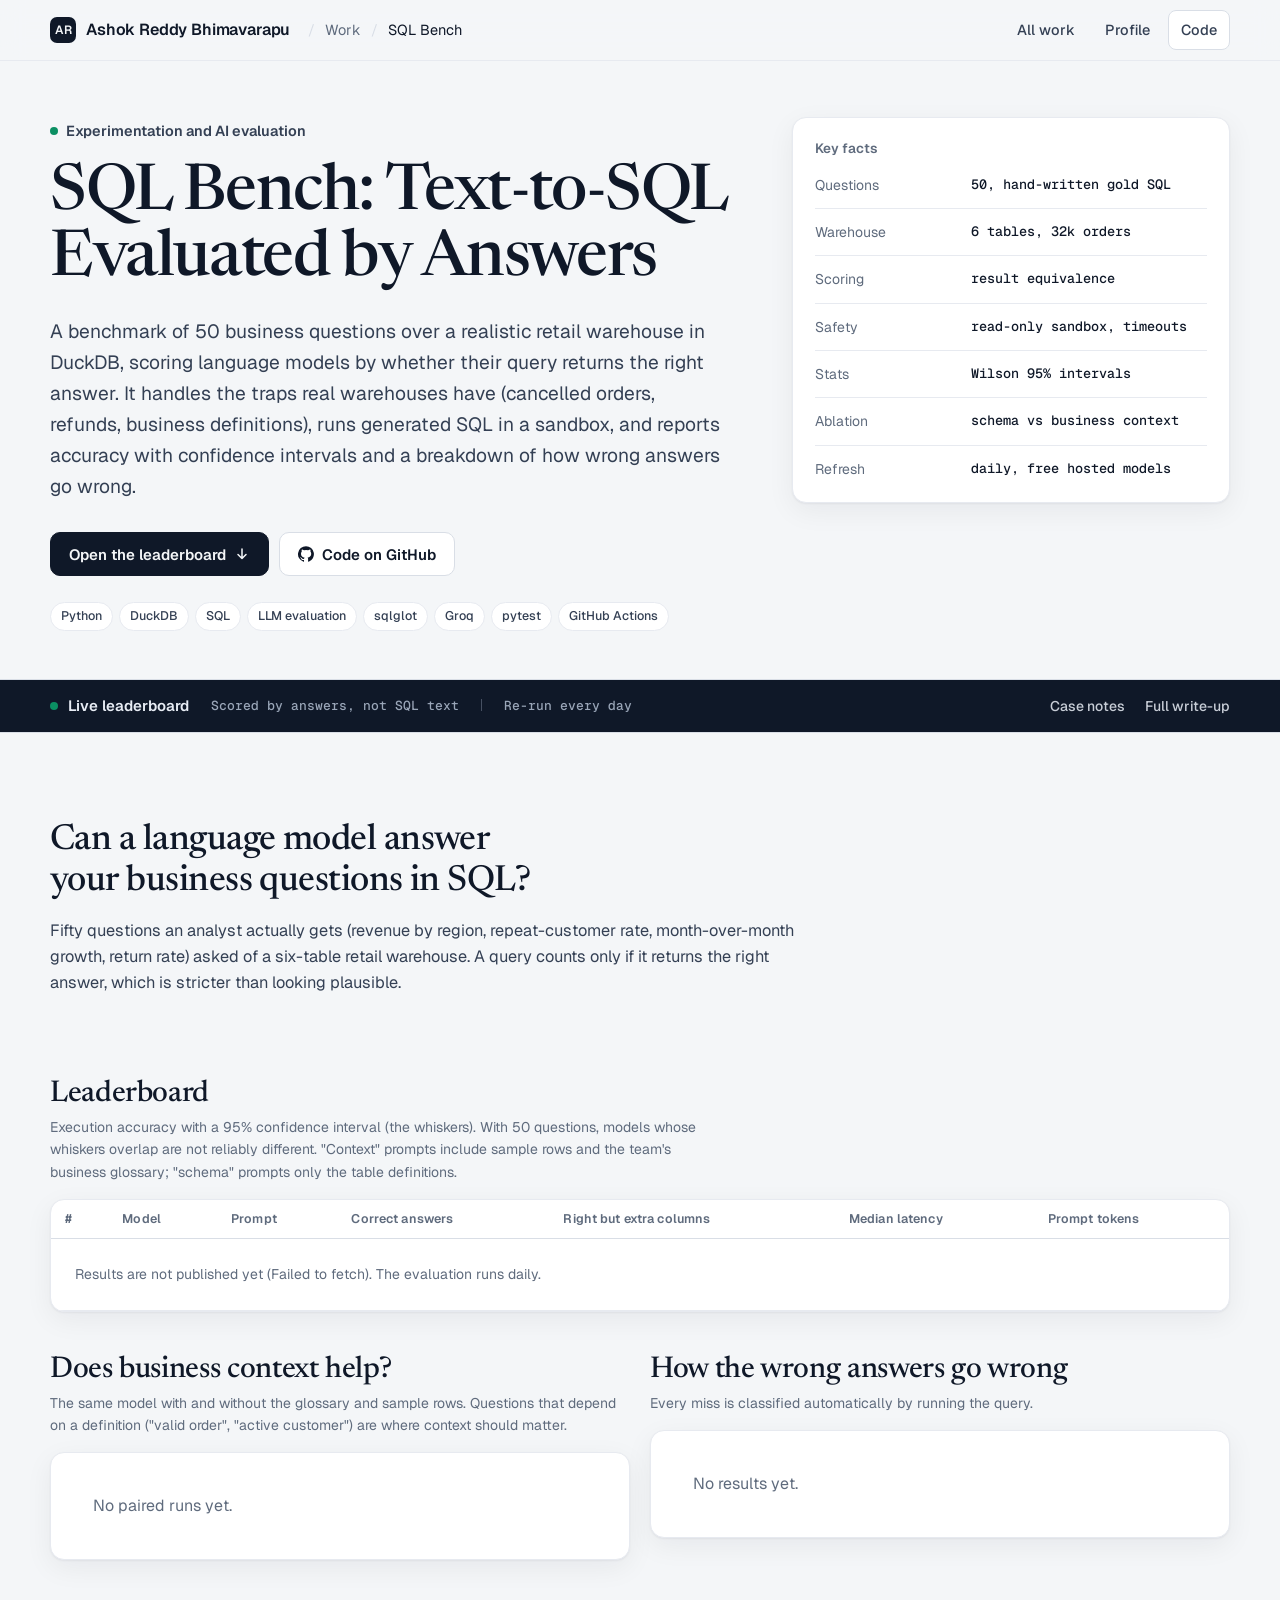
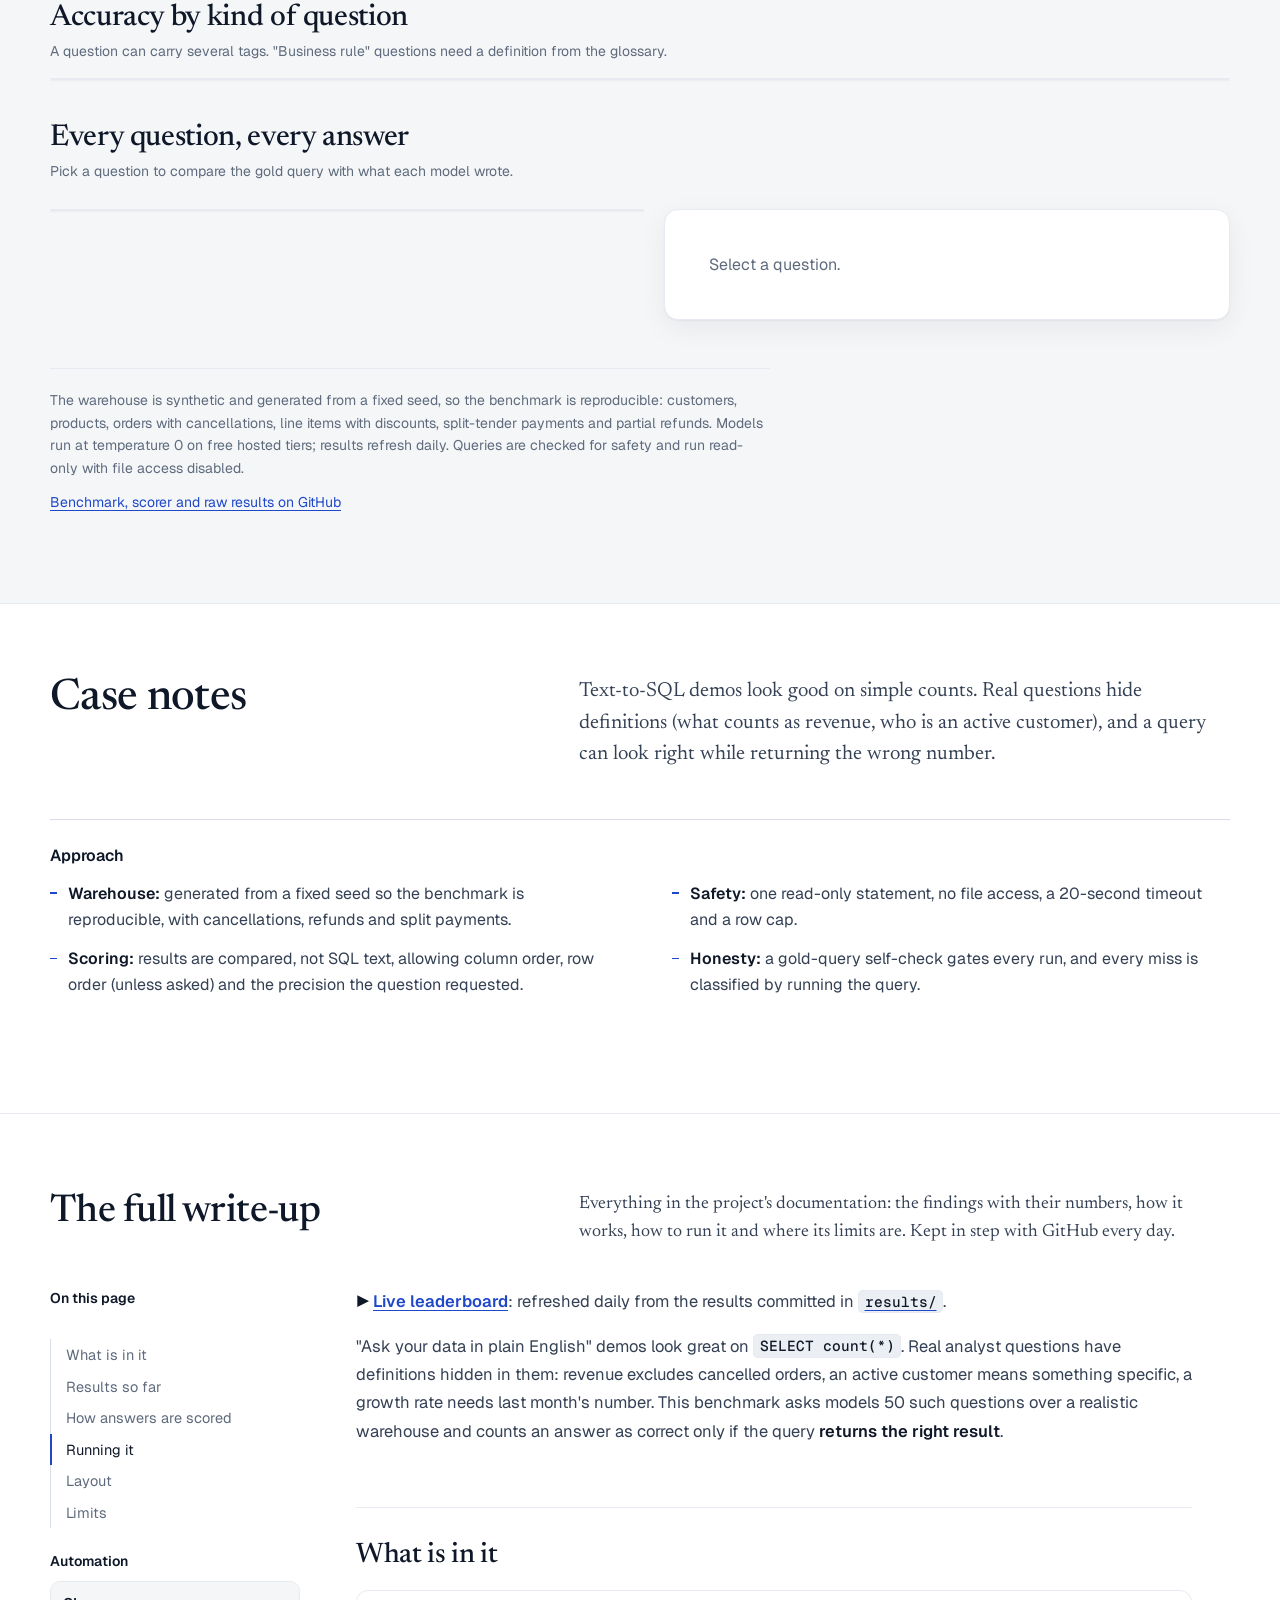
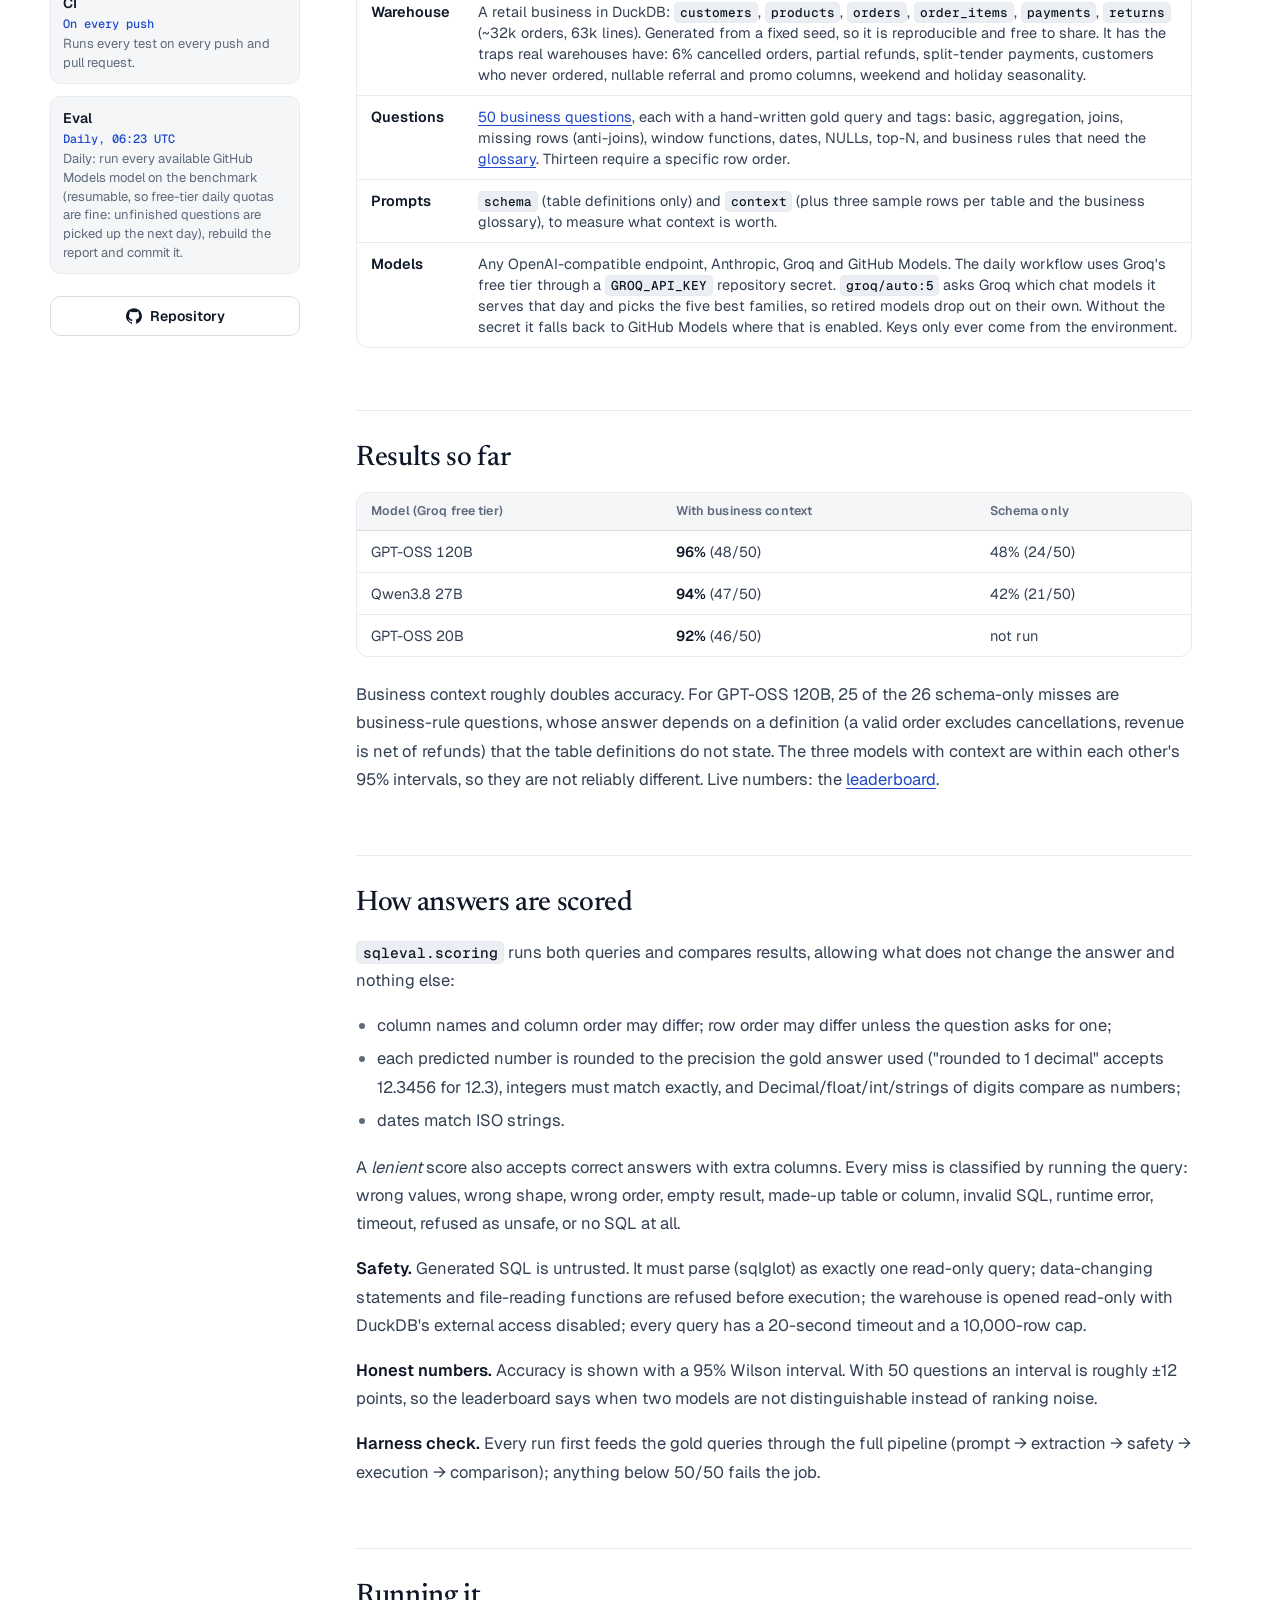
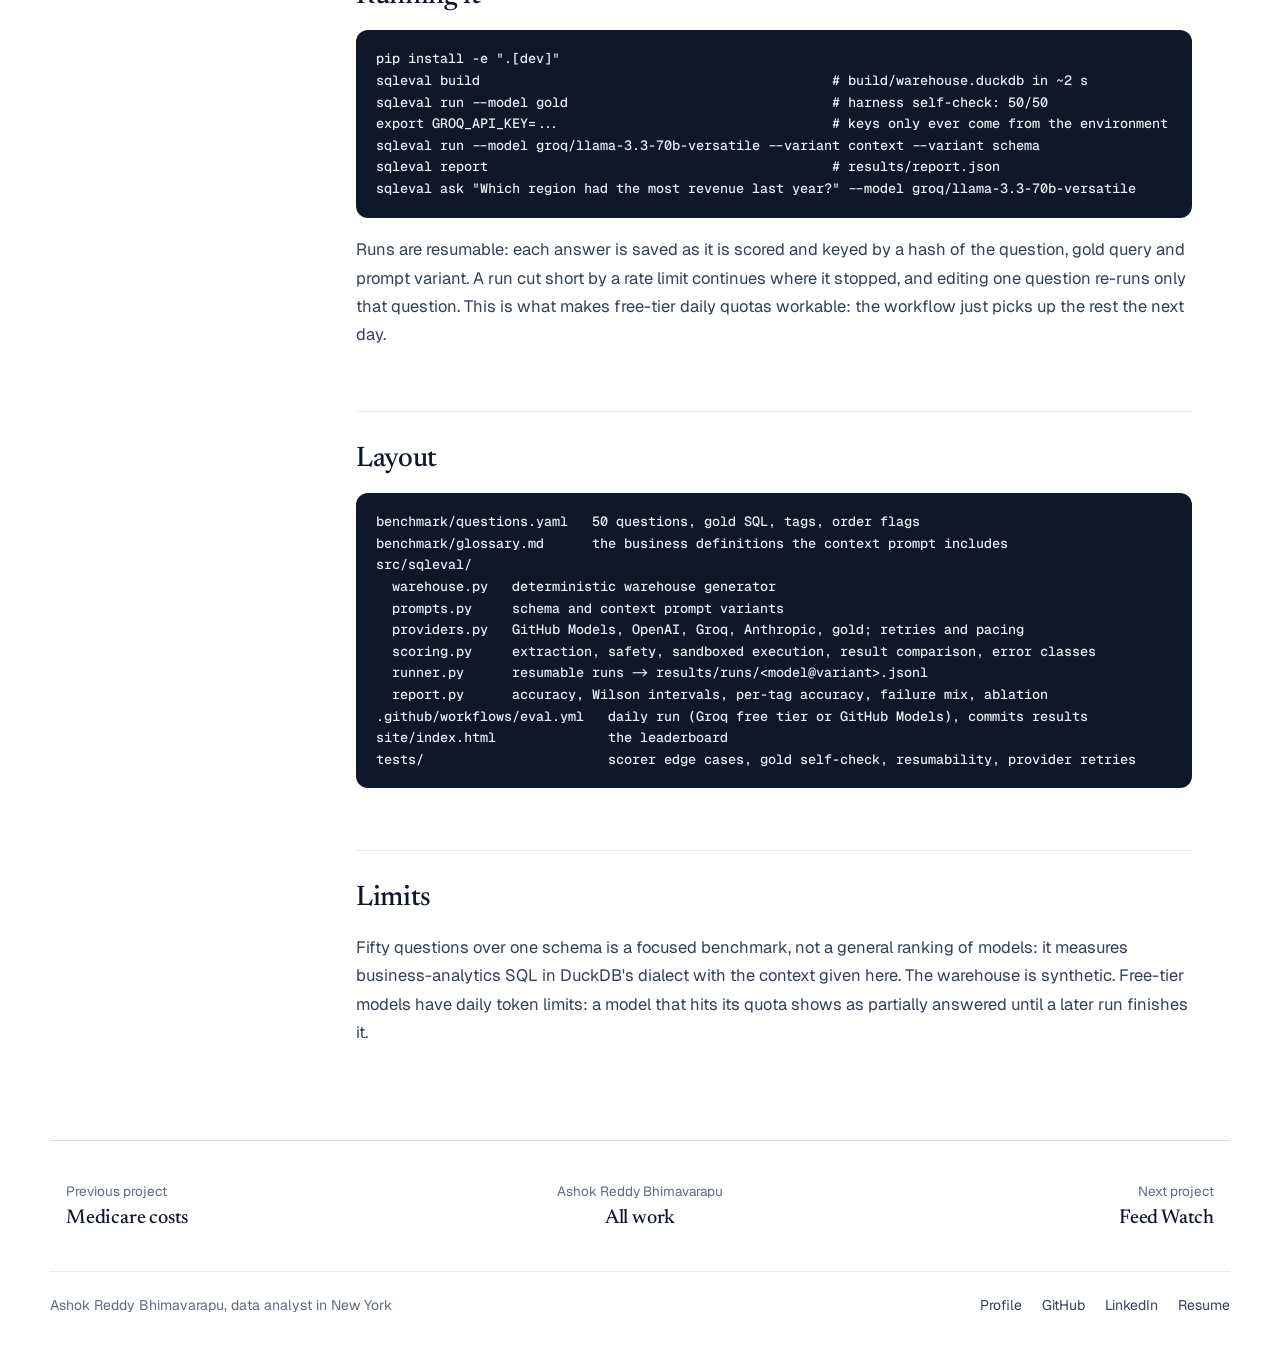
<file: text-to-sql-eval/index.html>
<!doctype html>
<html lang="en">
<head>
<meta charset="utf-8">
<meta name="viewport" content="width=device-width, initial-scale=1, viewport-fit=cover">
<title>SQL Bench: Text-to-SQL Leaderboard</title>
<meta name="description" content="How well do language models answer business questions in SQL? 50 questions over a retail warehouse, scored by whether the query returns the right answer.">
<link rel="preconnect" href="https://fonts.googleapis.com">
<link rel="preconnect" href="https://fonts.gstatic.com" crossorigin>
<link rel="stylesheet" href="https://fonts.googleapis.com/css2?family=Newsreader:ital,opsz,wght@0,6..72,400..600;1,6..72,400..500&family=Geist:wght@400..700&family=Geist+Mono:wght@400..600&display=swap">
<style>
:root {
  --bg: #fbfbfd; --panel: #ffffff; --ink: #1a1530; --muted: #66617a; --line: #e2e0ea; --soft: #f2f1f7;
  --ok: #2f7d4f; --ok-soft: #e1f1e7; --bad: #c2412d; --bad-soft: #fae5e1; --mid: #b7801f; --mid-soft: #f8eed9;
  --accent: #4338ca; --accent-soft: #e7e6fb; --none: #ebeaf1;
  color-scheme: light;
}
@media (prefers-color-scheme: dark) {
  :root:not([data-theme="light"]) {
    --bg: #110f1c; --panel: #181527; --ink: #ebe9f5; --muted: #a29db7; --line: #2b2740; --soft: #1f1b31;
    --ok: #58c486; --ok-soft: #173426; --bad: #f07a66; --bad-soft: #3b1d19; --mid: #e3b456; --mid-soft: #362a12;
    --accent: #a5a1ff; --accent-soft: #29265a; --none: #262238; color-scheme: dark;
  }
}
:root[data-theme="dark"] {
  --bg: #110f1c; --panel: #181527; --ink: #ebe9f5; --muted: #a29db7; --line: #2b2740; --soft: #1f1b31;
  --ok: #58c486; --ok-soft: #173426; --bad: #f07a66; --bad-soft: #3b1d19; --mid: #e3b456; --mid-soft: #362a12;
  --accent: #a5a1ff; --accent-soft: #29265a; --none: #262238; color-scheme: dark;
}
* { box-sizing: border-box; }
[hidden] { display: none !important; }
html, body { margin: 0; }
body { background: var(--bg); color: var(--ink); font: 15px/1.55 "Schibsted Grotesk", system-ui, -apple-system, "Segoe UI", sans-serif; padding: 0 16px 64px; }
.wrap { max-width: 1120px; margin: 0 auto; }
a { color: var(--accent); text-underline-offset: 3px; }
button { font: inherit; }
:focus-visible { outline: 2px solid var(--accent); outline-offset: 2px; }
code, pre { font-family: "JetBrains Mono", ui-monospace, Menlo, Consolas, monospace; }
.num { font-variant-numeric: tabular-nums; }

header { padding-block: 44px 26px; display: grid; gap: 14px; max-width: 760px; }
h1 { margin: 0; font-size: clamp(1.8rem, 4.4vw, 2.75rem); line-height: 1.08; letter-spacing: -0.025em; font-weight: 700; text-wrap: balance; }
.lede { margin: 0; color: var(--muted); font-size: 1.02rem; max-width: 68ch; }
.facts { display: flex; flex-wrap: wrap; gap: 8px 26px; color: var(--muted); font-size: 13.5px; }
.facts b { color: var(--ink); font-weight: 600; }

section { margin-top: 40px; }
h2 { font-size: 1.25rem; margin: 0 0 4px; letter-spacing: -0.01em; }
.sec-sub { margin: 0 0 16px; color: var(--muted); font-size: 14px; max-width: 75ch; }
.card { background: var(--panel); border: 1px solid var(--line); border-radius: 10px; }
.scroll { overflow-x: auto; }

table { border-collapse: collapse; width: 100%; font-size: 14px; }
th, td { padding: 11px 14px; text-align: left; border-bottom: 1px solid var(--line); vertical-align: middle; }
th { font-size: 12.5px; color: var(--muted); font-weight: 600; white-space: nowrap; }
tbody tr:last-child td { border-bottom: 0; }
.lb { min-width: 760px; }
.rank { color: var(--muted); width: 36px; }
.model b { font-weight: 600; }
.model small { display: block; color: var(--muted); font-size: 12.5px; }
.variant { font-size: 12px; font-weight: 600; padding: 2px 8px; border-radius: 999px; background: var(--soft); color: var(--muted); white-space: nowrap; }
.variant.context { background: var(--accent-soft); color: var(--accent); }
.acc { width: 34%; min-width: 220px; }
.bar { position: relative; height: 22px; background: var(--soft); border-radius: 4px; }
.bar .fill { position: absolute; inset: 0 auto 0 0; background: var(--accent); border-radius: 4px; opacity: .85; }
.bar .ci { position: absolute; top: 50%; height: 2px; background: var(--ink); opacity: .55; transform: translateY(-50%); }
.bar .ci::before, .bar .ci::after { content: ""; position: absolute; top: -5px; width: 2px; height: 12px; background: var(--ink); }
.bar .ci::before { left: 0; } .bar .ci::after { right: 0; }
.acc-row { display: flex; align-items: center; gap: 10px; }
.acc-row .bar { flex: 1; }
.acc-row b { width: 46px; text-align: right; font-weight: 700; }
.partial { color: var(--mid); font-size: 12.5px; white-space: nowrap; }

.two { display: grid; grid-template-columns: minmax(0, 1fr) minmax(0, 1fr); gap: 20px; }
@media (max-width: 860px) { .two { grid-template-columns: minmax(0, 1fr); } }
.abl { padding: 16px 18px; display: grid; gap: 14px; }
.abl-row { display: grid; gap: 6px; }
.abl-row .name { font-weight: 600; font-size: 14px; }
.abl-bars { display: grid; grid-template-columns: 74px minmax(0, 1fr) 48px; gap: 4px 10px; align-items: center; font-size: 13px; color: var(--muted); }
.abl-bars .bar { height: 14px; }
.abl-bars .bar .fill.schema { background: var(--muted); opacity: .55; }
.delta { font-weight: 700; color: var(--ok); }
.delta.neg { color: var(--bad); }

.heat { min-width: 560px; }
.heat td.cell { text-align: center; font-weight: 600; font-size: 13px; }
.fails { padding: 16px 18px; display: grid; gap: 12px; }
.stack { display: flex; height: 16px; border-radius: 4px; overflow: hidden; background: var(--soft); }
.stack span { display: block; height: 100%; }
.legend { display: flex; flex-wrap: wrap; gap: 6px 14px; font-size: 12.5px; color: var(--muted); margin-top: 4px; }
.legend i { display: inline-block; width: 10px; height: 10px; border-radius: 2px; margin-right: 5px; vertical-align: -1px; }

.grid-wrap { display: grid; grid-template-columns: minmax(0, 1.05fr) minmax(0, 1fr); gap: 20px; align-items: start; }
@media (max-width: 900px) { .grid-wrap { grid-template-columns: minmax(0, 1fr); } }
.agrid { min-width: 420px; font-size: 13.5px; }
.agrid td, .agrid th { padding: 7px 10px; }
.agrid tbody tr { cursor: pointer; }
.agrid tbody tr:hover, .agrid tbody tr[aria-selected="true"] { background: var(--accent-soft); }
.agrid .q { max-width: 340px; }
.agrid .q span { display: block; white-space: nowrap; overflow: hidden; text-overflow: ellipsis; }
.dot { display: inline-block; width: 14px; height: 14px; border-radius: 3px; background: var(--none); vertical-align: middle; }
.dot.ok { background: var(--ok); } .dot.bad { background: var(--bad); } .dot.mid { background: var(--mid); }
.colhead { writing-mode: vertical-rl; transform: rotate(180deg); white-space: nowrap; font-size: 11.5px; max-height: 150px; overflow: hidden; text-overflow: ellipsis; }
.filters { display: flex; gap: 6px; flex-wrap: wrap; margin-bottom: 10px; }
.chip { border: 1px solid var(--line); background: var(--panel); color: var(--ink); border-radius: 999px; padding: 4px 12px; font-size: 13px; cursor: pointer; }
.chip[aria-pressed="true"] { background: var(--ink); color: var(--bg); border-color: var(--ink); }
.detail { padding: 18px 20px; position: sticky; top: calc(env(safe-area-inset-top, 0px) + 12px); max-height: calc(100vh - 24px); overflow: auto; }
.detail h3 { margin: 0 0 6px; font-size: 1.05rem; line-height: 1.35; }
.detail .tags { display: flex; gap: 6px; flex-wrap: wrap; margin-bottom: 14px; }
.detail .tag { font-size: 12px; background: var(--soft); color: var(--muted); padding: 2px 8px; border-radius: 999px; }
.detail h4 { margin: 16px 0 6px; font-size: 13.5px; display: flex; align-items: center; gap: 8px; }
pre.sql { margin: 0; background: var(--soft); border-radius: 6px; padding: 10px 12px; font-size: 12.5px; line-height: 1.5; overflow-x: auto; white-space: pre; }
.verdict { font-size: 12.5px; color: var(--muted); margin-top: 4px; }
.empty { padding: 24px; color: var(--muted); }
footer { margin-top: 48px; color: var(--muted); font-size: 13.5px; display: grid; gap: 6px; max-width: 80ch; }
footer p { margin: 0; }
</style>
<link rel="stylesheet" href="/assets/work.css">
</head>
<body class="wk wk-text-to-sql-eval">
<!-- wk:top -->
<div class="wk-bar" role="banner"><div class="wk-wrap"><a class="wk-mark" href="/" aria-label="Ashok Reddy Bhimavarapu, profile"><i aria-hidden="true">AR</i><span>Ashok Reddy Bhimavarapu</span></a><nav class="wk-crumb" aria-label="Breadcrumb"><span class="sep">/</span><a href="/work/">Work</a><span class="sep">/</span><span aria-current="page">SQL Bench</span></nav><nav class="wk-nav" aria-label="Site"><a class="wk-hide-s" href="/work/">All work</a><a class="wk-hide-s" href="/">Profile</a><a class="wk-code" href="https://github.com/AshokReddy010/text-to-sql-eval" target="_blank" rel="noopener">Code</a></nav></div></div>
<div class="wk-case" role="region" aria-labelledby="wk-title"><div class="wk-wrap">
<div>
<p class="wk-area"><span class="wk-pulse" aria-hidden="true"></span><b>Experimentation and AI evaluation</b></p>
<h1 class="wk-title" id="wk-title">SQL Bench: Text‑to‑SQL Evaluated by Answers</h1>
<p class="wk-dek">A benchmark of 50 business questions over a realistic retail warehouse in DuckDB, scoring language models by whether their query returns the right answer. It handles the traps real warehouses have (cancelled orders, refunds, business definitions), runs generated SQL in a sandbox, and reports accuracy with confidence intervals and a breakdown of how wrong answers go wrong.</p>
<div class="wk-actions"><a class="wk-btn primary" href="#live">Open the leaderboard <svg viewBox="0 0 16 16" fill="none" aria-hidden="true"><path d="M8 3v9.5m-4-4 4 4 4-4" stroke="currentColor" stroke-width="1.5" stroke-linecap="round" stroke-linejoin="round"/></svg></a><a class="wk-btn" href="https://github.com/AshokReddy010/text-to-sql-eval" target="_blank" rel="noopener"><svg viewBox="0 0 16 16" aria-hidden="true"><path fill="currentColor" d="M8 .2a8 8 0 0 0-2.5 15.6c.4 0 .5-.2.5-.4v-1.5c-2.2.5-2.7-1-2.7-1-.4-.9-.9-1.2-.9-1.2-.7-.5.1-.5.1-.5.8.1 1.2.8 1.2.8.7 1.3 1.9.9 2.4.7.1-.5.3-.9.5-1.1-1.8-.2-3.6-.9-3.6-4 0-.9.3-1.6.8-2.1-.1-.2-.4-1 .1-2.1 0 0 .7-.2 2.2.8a7.4 7.4 0 0 1 4 0c1.5-1 2.2-.8 2.2-.8.4 1.1.2 1.9.1 2.1.5.6.8 1.3.8 2.1 0 3.1-1.9 3.8-3.7 4 .3.3.6.8.6 1.5v2.2c0 .2.1.5.6.4A8 8 0 0 0 8 .2Z"/></svg> Code on GitHub</a></div>
<ul class="wk-tags" aria-label="Built with"><li>Python</li><li>DuckDB</li><li>SQL</li><li>LLM evaluation</li><li>sqlglot</li><li>Groq</li><li>pytest</li><li>GitHub Actions</li></ul>
</div>
<div class="wk-spec" role="complementary" aria-label="Key facts"><p class="wk-spec-h">Key facts</p><dl><div><dt>Questions</dt><dd>50, hand-written gold SQL</dd></div><div><dt>Warehouse</dt><dd>6 tables, 32k orders</dd></div><div><dt>Scoring</dt><dd>result equivalence</dd></div><div><dt>Safety</dt><dd>read-only sandbox, timeouts</dd></div><div><dt>Stats</dt><dd>Wilson 95% intervals</dd></div><div><dt>Ablation</dt><dd>schema vs business context</dd></div><div><dt>Refresh</dt><dd>daily, free hosted models</dd></div></dl></div>
</div></div>
<div class="wk-strip" id="live"><div class="wk-wrap"><b><span class="wk-pulse" aria-hidden="true"></span>Live leaderboard</b><span class="wk-meta">Scored by answers, not SQL text</span><span class="wk-meta">Re-run every day</span><nav class="wk-jump" aria-label="On this page"><a href="#wk-notes">Case notes</a><a href="#wk-doc">Full write-up</a></nav></div></div>
<!-- /wk:top --><div class="wrap">
  <header>
    <h1>Can a language model answer your business questions in SQL?</h1>
    <p class="lede">Fifty questions an analyst actually gets (revenue by region, repeat-customer rate, month-over-month growth, return rate) asked of a six-table retail warehouse. A query counts only if it returns the right answer, which is stricter than looking plausible.</p>
    <div class="facts" id="facts"></div>
  </header>

  <main>
    <section aria-labelledby="lb-h">
      <h2 id="lb-h">Leaderboard</h2>
      <p class="sec-sub">Execution accuracy with a 95% confidence interval (the whiskers). With 50 questions, models whose whiskers overlap are not reliably different. "Context" prompts include sample rows and the team's business glossary; "schema" prompts only the table definitions.</p>
      <div class="card scroll"><table class="lb">
        <thead><tr><th>#</th><th>Model</th><th>Prompt</th><th>Correct answers</th><th>Right but extra columns</th><th>Median latency</th><th>Prompt tokens</th></tr></thead>
        <tbody id="board"><tr><td colspan="7" class="empty">Loading results…</td></tr></tbody>
      </table></div>
    </section>

    <section aria-labelledby="ab-h">
      <div class="two">
        <div>
          <h2 id="ab-h">Does business context help?</h2>
          <p class="sec-sub">The same model with and without the glossary and sample rows. Questions that depend on a definition ("valid order", "active customer") are where context should matter.</p>
          <div class="card abl" id="ablation"><div class="empty">No paired runs yet.</div></div>
        </div>
        <div>
          <h2 id="fail-h">How the wrong answers go wrong</h2>
          <p class="sec-sub">Every miss is classified automatically by running the query.</p>
          <div class="card fails" id="fails"><div class="empty">No results yet.</div></div>
        </div>
      </div>
    </section>

    <section aria-labelledby="tag-h">
      <h2 id="tag-h">Accuracy by kind of question</h2>
      <p class="sec-sub">A question can carry several tags. "Business rule" questions need a definition from the glossary.</p>
      <div class="card scroll"><table class="heat"><thead id="heat-head"></thead><tbody id="heat"></tbody></table></div>
    </section>

    <section aria-labelledby="grid-h">
      <h2 id="grid-h">Every question, every answer</h2>
      <p class="sec-sub">Pick a question to compare the gold query with what each model wrote.</p>
      <div class="filters" id="filters" role="group" aria-label="Filter questions"></div>
      <div class="grid-wrap">
        <div class="card scroll"><table class="agrid"><thead id="grid-head"></thead><tbody id="grid"></tbody></table></div>
        <aside class="card detail" id="detail" aria-live="polite"><div class="empty">Select a question.</div></aside>
      </div>
    </section>
  </main>

  <footer>
    <p>The warehouse is synthetic and generated from a fixed seed, so the benchmark is reproducible: customers, products, orders with cancellations, line items with discounts, split-tender payments and partial refunds. Models run at temperature 0 on free hosted tiers; results refresh daily. Queries are checked for safety and run read-only with file access disabled.</p>
    <p id="gen"></p>
    <p><a href="https://github.com/AshokReddy010/text-to-sql-eval">Benchmark, scorer and raw results on GitHub</a></p>
  </footer>
</div>

<script>
const LIVE = "https://raw.githubusercontent.com/AshokReddy010/text-to-sql-eval/main/results/report.json";
const SRC = new URLSearchParams(location.search).get("src") || LIVE;
const $ = (s) => document.querySelector(s);
const esc = (s) => String(s ?? "").replace(/[&<>"]/g, (c) => ({ "&": "&amp;", "<": "&lt;", ">": "&gt;", '"': "&quot;" }[c]));
const pct = (x) => x == null ? "–" : `${Math.round(x * 100)}%`;
const FAIL = {
  wrong_values: ["Wrong values", "#c2412d"], wrong_shape: ["Wrong number of rows or columns", "#e07b39"],
  wrong_order: ["Right rows, wrong order", "#b7801f"], extra_columns: ["Extra columns", "#d8b45a"],
  empty_result: ["No rows", "#8d6fd1"], unknown_identifier: ["Made-up table or column", "#6b5ab8"],
  syntax: ["Invalid SQL", "#4a4370"], runtime: ["Runtime error", "#7f7a96"], timeout: ["Too slow", "#a9a4bb"],
  unsafe: ["Refused as unsafe", "#1a1530"], no_sql: ["No SQL", "#cfcbe0"], too_many_rows: ["Too many rows", "#b9b5c9"],
};
const TAGS = { basic: "Basic", aggregation: "Aggregation", join: "Joins", anti_join: "Missing rows", window: "Window functions",
  date: "Dates", business_rule: "Business rule", nulls: "NULLs", ranking: "Top-N and ranking" };
let R = null, filter = "all", selected = null;

function short(c) { return c.model.split("/").pop(); }

function board() {
  $("#board").innerHTML = R.configs.map((c, i) => {
    const [lo, hi] = c.ci95;
    return `<tr>
      <td class="rank num">${i + 1}</td>
      <td class="model"><b>${esc(short(c))}</b><small>${esc(c.provider.split("/").slice(0, -1).join(" / ") || c.provider)}</small></td>
      <td><span class="variant ${esc(c.variant)}">${esc(c.variant)}</span></td>
      <td class="acc"><div class="acc-row"><div class="bar" role="img" aria-label="${pct(c.accuracy)}, 95% interval ${pct(lo)} to ${pct(hi)}">
        <div class="fill" style="width:${c.accuracy * 100}%"></div><div class="ci" style="left:${lo * 100}%;width:${(hi - lo) * 100}%"></div></div>
        <b class="num">${pct(c.accuracy)}</b></div>
        ${c.complete ? "" : `<span class="partial">${c.answered} of ${c.total} answered so far</span>`}</td>
      <td class="num">${pct(c.lenient_accuracy)}</td>
      <td class="num">${c.median_latency_s == null ? "–" : c.median_latency_s.toFixed(1) + " s"}</td>
      <td class="num">${c.median_tokens_in == null ? "–" : c.median_tokens_in.toLocaleString()}</td></tr>`;
  }).join("") || `<tr><td colspan="7" class="empty">No model results yet. The first evaluation runs daily.</td></tr>`;
}

function ablation() {
  if (!R.ablation.length) return;
  $("#ablation").innerHTML = R.ablation.map((a) => `<div class="abl-row"><span class="name">${esc(a.provider.split("/").pop())}</span>
    <div class="abl-bars"><span>schema</span><div class="bar"><div class="fill schema" style="width:${a.schema * 100}%"></div></div><span class="num">${pct(a.schema)}</span>
    <span>context</span><div class="bar"><div class="fill" style="width:${a.context * 100}%"></div></div><span class="num">${pct(a.context)}</span></div>
    <span class="delta ${a.delta < 0 ? "neg" : ""} num">${a.delta >= 0 ? "+" : "−"}${Math.abs(Math.round(a.delta * 100))} points with context</span></div>`).join("");
}

function fails() {
  const cs = R.configs.filter((c) => Object.keys(c.failures).length);
  if (!cs.length) { $("#fails").innerHTML = `<div class="empty">No wrong answers recorded.</div>`; return; }
  const used = new Set();
  const rows = cs.map((c) => {
    const total = Object.values(c.failures).reduce((a, b) => a + b, 0);
    const segs = Object.entries(c.failures).map(([k, v]) => { used.add(k); return `<span title="${esc(FAIL[k]?.[0] || k)}: ${v}" style="width:${v / total * 100}%;background:${FAIL[k]?.[1] || "#999"}"></span>`; }).join("");
    return `<div><div style="display:flex;justify-content:space-between;font-size:13.5px"><b style="font-weight:600">${esc(short(c))} <span class="variant ${esc(c.variant)}">${esc(c.variant)}</span></b><span class="num" style="color:var(--muted)">${total} wrong</span></div><div class="stack" role="img" aria-label="${Object.entries(c.failures).map(([k, v]) => `${FAIL[k]?.[0] || k} ${v}`).join(", ")}">${segs}</div></div>`;
  }).join("");
  const legend = [...used].map((k) => `<span><i style="background:${FAIL[k]?.[1]}"></i>${esc(FAIL[k]?.[0] || k)}</span>`).join("");
  $("#fails").innerHTML = rows + `<div class="legend">${legend}</div>`;
}

function heat() {
  const cs = R.configs;
  if (!cs.length) return;
  $("#heat-head").innerHTML = `<tr><th>Kind</th>${cs.map((c) => `<th title="${esc(c.config)}">${esc(short(c))}<br><span class="variant ${esc(c.variant)}">${esc(c.variant)}</span></th>`).join("")}</tr>`;
  $("#heat").innerHTML = R.tags.map((t) => `<tr><td>${esc(TAGS[t] || t)}</td>${cs.map((c) => {
    const v = c.by_tag[t];
    if (!v) return `<td class="cell">–</td>`;
    const a = v.accuracy;
    // perfect scores stay quiet; colour deepens toward red as accuracy falls, so misses stand out
    const k = Math.min(90, Math.round((1 - a) * 160));
    const bg = a >= 0.999 ? "var(--ok-soft)" : `color-mix(in oklab, var(--bad) ${k}%, var(--ok-soft))`;
    return `<td class="cell num" style="background:${bg};color:${k > 50 ? "#fff" : "var(--ink)"}" title="${v.correct} of ${v.n}">${pct(a)} <small style="font-weight:400;opacity:.75">${v.correct}/${v.n}</small></td>`;
  }).join("")}</tr>`).join("");
}

function filters() {
  const opts = [["all", "All"], ["hard", "Hardest"], ...R.tags.map((t) => [t, TAGS[t] || t])];
  $("#filters").innerHTML = opts.map(([k, l]) => `<button class="chip" data-f="${k}" aria-pressed="${k === filter}">${esc(l)}</button>`).join("");
  $("#filters").querySelectorAll("button").forEach((b) => b.onclick = () => { filter = b.dataset.f; filters(); grid(); });
}

function grid() {
  const cs = R.configs;
  $("#grid-head").innerHTML = `<tr><th>#</th><th>Question</th>${cs.map((c) => `<th><span class="colhead" title="${esc(c.config)}">${esc(short(c))} · ${esc(c.variant)}</span></th>`).join("")}</tr>`;
  let qs = R.questions;
  if (filter === "hard") qs = qs.filter((q) => q.attempted_by && q.solved_by / q.attempted_by <= 0.34);
  else if (filter !== "all") qs = qs.filter((q) => q.tags.includes(filter));
  $("#grid").innerHTML = qs.map((q) => `<tr data-id="${q.id}" tabindex="0" aria-selected="${q.id === selected}">
    <td class="num" style="color:var(--muted)">${q.id.slice(1)}</td><td class="q"><span title="${esc(q.question)}">${esc(q.question)}</span></td>
    ${cs.map((c) => { const r = q.results[c.config]; const cls = !r ? "" : r.correct ? "ok" : r.category === "extra_columns" ? "mid" : "bad";
      return `<td><span class="dot ${cls}" aria-label="${!r ? "not run" : r.correct ? "correct" : "wrong"}"></span></td>`; }).join("")}</tr>`).join("")
    || `<tr><td colspan="${cs.length + 2}" class="empty">No questions match.</td></tr>`;
  $("#grid").querySelectorAll("tr[data-id]").forEach((tr) => {
    const pick = () => { selected = tr.dataset.id; $("#grid").querySelectorAll("tr").forEach((x) => x.setAttribute("aria-selected", String(x === tr))); detail(); };
    tr.onclick = pick; tr.onkeydown = (e) => { if (e.key === "Enter" || e.key === " ") { e.preventDefault(); pick(); } };
  });
}

function detail() {
  const q = R.questions.find((x) => x.id === selected);
  if (!q) return;
  const parts = R.configs.map((c) => {
    const r = q.results[c.config];
    if (!r) return "";
    const cls = r.correct ? "ok" : r.category === "extra_columns" ? "mid" : "bad";
    return `<h4><span class="dot ${cls}"></span>${esc(short(c))} <span class="variant ${esc(c.variant)}">${esc(c.variant)}</span></h4>
      <pre class="sql">${esc(r.sql || "(no SQL)")}</pre>
      <div class="verdict">${r.correct ? "Correct" : esc(FAIL[r.category]?.[0] || r.category)}${r.detail ? ": " + esc(r.detail) : ""}</div>`;
  }).join("");
  $("#detail").innerHTML = `<h3>${esc(q.question)}</h3>
    <div class="tags">${q.tags.map((t) => `<span class="tag">${esc(TAGS[t] || t)}</span>`).join("")}${q.ordered ? `<span class="tag">row order matters</span>` : ""}
    <span class="tag">${q.solved_by} of ${q.attempted_by} solved</span></div>
    <h4>Gold query</h4><pre class="sql">${esc(q.gold_sql)}</pre>${parts}`;
}

async function load() {
  try {
    const r = await fetch(SRC + (SRC.includes("?") ? "&" : "?") + "t=" + Math.floor(Date.now() / 600000), { cache: "no-store" });
    if (!r.ok) throw new Error(`HTTP ${r.status}`);
    R = await r.json();
  } catch (e) {
    $("#board").innerHTML = `<tr><td colspan="7" class="empty">Results are not published yet (${esc(e.message)}). The evaluation runs daily.</td></tr>`;
    return;
  }
  const done = R.configs.filter((c) => c.complete).length;
  $("#facts").innerHTML = [`<span><b>${R.questions_total}</b> questions</span>`, `<span><b>6</b> tables</span>`,
    `<span><b>${R.configs.length}</b> model and prompt pairs</span>`, `<span><b>${done}</b> complete</span>`].join("");
  $("#gen").textContent = `Report generated ${new Date(R.generated_at).toISOString().slice(0, 16).replace("T", " ")} UTC.`;
  board(); ablation(); fails(); heat(); filters(); grid();
  selected = (R.questions.find((q) => q.attempted_by && q.solved_by < q.attempted_by) || R.questions[0]).id;
  grid(); detail();
}
load();
</script>
<!-- wk:bottom -->
<div class="wk-notes" id="wk-notes" role="region" aria-labelledby="wk-notes-h"><div class="wk-wrap">
<div class="wk-notes-head"><h2 id="wk-notes-h">Case notes</h2><p>Text-to-SQL demos look good on simple counts. Real questions hide definitions (what counts as revenue, who is an active customer), and a query can look right while returning the wrong number.</p></div>
<div class="wk-grid solo"><div class="wk-note"><h3>Approach</h3><ul><li><b>Warehouse:</b> generated from a fixed seed so the benchmark is reproducible, with cancellations, refunds and split payments.</li><li><b>Scoring:</b> results are compared, not SQL text, allowing column order, row order (unless asked) and the precision the question requested.</li><li><b>Safety:</b> one read-only statement, no file access, a 20-second timeout and a row cap.</li><li><b>Honesty:</b> a gold-query self-check gates every run, and every miss is classified by running the query.</li></ul></div></div>
</div></div>

<div class="wk-doc" id="wk-doc" role="region" aria-labelledby="wk-doc-h"><div class="wk-wrap">
<div class="wk-sec-head"><h2 id="wk-doc-h">The full write-up</h2><p>Everything in the project's documentation: the findings with their numbers, how it works, how to run it and where its limits are. Kept in step with GitHub every day.</p></div>
<div class="wk-doc-grid">
<nav class="wk-toc" aria-label="On this page"><p>On this page</p><ol><li><a href="#wk-what-is-in-it">What is in it</a></li><li><a href="#wk-results-so-far">Results so far</a></li><li><a href="#wk-how-answers-are-scored">How answers are scored</a></li><li><a href="#wk-running-it">Running it</a></li><li><a href="#wk-layout">Layout</a></li><li><a href="#wk-limits">Limits</a></li></ol>
<div class="wk-auto"><p>Automation</p><ul><li><b>CI</b><span class="when">On every push</span><span>Runs every test on every push and pull request.</span></li><li><b>Eval</b><span class="when">Daily, 06:23 UTC</span><span>Daily: run every available GitHub Models model on the benchmark (resumable, so free-tier daily quotas are fine: unfinished questions are picked up the next day), rebuild the report and commit it.</span></li></ul></div>
<a class="wk-btn" href="https://github.com/AshokReddy010/text-to-sql-eval" target="_blank" rel="noopener"><svg viewBox="0 0 16 16" aria-hidden="true"><path fill="currentColor" d="M8 .2a8 8 0 0 0-2.5 15.6c.4 0 .5-.2.5-.4v-1.5c-2.2.5-2.7-1-2.7-1-.4-.9-.9-1.2-.9-1.2-.7-.5.1-.5.1-.5.8.1 1.2.8 1.2.8.7 1.3 1.9.9 2.4.7.1-.5.3-.9.5-1.1-1.8-.2-3.6-.9-3.6-4 0-.9.3-1.6.8-2.1-.1-.2-.4-1 .1-2.1 0 0 .7-.2 2.2.8a7.4 7.4 0 0 1 4 0c1.5-1 2.2-.8 2.2-.8.4 1.1.2 1.9.1 2.1.5.6.8 1.3.8 2.1 0 3.1-1.9 3.8-3.7 4 .3.3.6.8.6 1.5v2.2c0 .2.1.5.6.4A8 8 0 0 0 8 .2Z"/></svg> Repository</a></nav>
<article class="wk-prose"><p><strong>▶ <a href="https://ashokreddy010.github.io/text-to-sql-eval/">Live leaderboard</a></strong>: refreshed daily from the results committed in <a href="https://github.com/AshokReddy010/text-to-sql-eval/blob/main/results/"><code>results/</code></a>.</p>
<p>"Ask your data in plain English" demos look great on <code>SELECT count(*)</code>. Real analyst questions have definitions hidden in them: revenue excludes cancelled orders, an active customer means something specific, a growth rate needs last month's number. This benchmark asks models 50 such questions over a realistic warehouse and counts an answer as correct only if the query <strong>returns the right result</strong>.</p>
<h3 id="wk-what-is-in-it">What is in it</h3>
<div class="wk-table"><table>

<tbody>
<tr>
<td><strong>Warehouse</strong></td>
<td>A retail business in DuckDB: <code>customers</code>, <code>products</code>, <code>orders</code>, <code>order_items</code>, <code>payments</code>, <code>returns</code> (~32k orders, 63k lines). Generated from a fixed seed, so it is reproducible and free to share. It has the traps real warehouses have: 6% cancelled orders, partial refunds, split-tender payments, customers who never ordered, nullable referral and promo columns, weekend and holiday seasonality.</td>
</tr>
<tr>
<td><strong>Questions</strong></td>
<td><a href="https://github.com/AshokReddy010/text-to-sql-eval/blob/main/benchmark/questions.yaml">50 business questions</a>, each with a hand-written gold query and tags: basic, aggregation, joins, missing rows (anti-joins), window functions, dates, NULLs, top-N, and business rules that need the <a href="https://github.com/AshokReddy010/text-to-sql-eval/blob/main/benchmark/glossary.md">glossary</a>. Thirteen require a specific row order.</td>
</tr>
<tr>
<td><strong>Prompts</strong></td>
<td><code>schema</code> (table definitions only) and <code>context</code> (plus three sample rows per table and the business glossary), to measure what context is worth.</td>
</tr>
<tr>
<td><strong>Models</strong></td>
<td>Any OpenAI-compatible endpoint, Anthropic, Groq and GitHub Models. The daily workflow uses Groq's free tier through a <code>GROQ_API_KEY</code> repository secret. <code>groq/auto:5</code> asks Groq which chat models it serves that day and picks the five best families, so retired models drop out on their own. Without the secret it falls back to GitHub Models where that is enabled. Keys only ever come from the environment.</td>
</tr>
</tbody>
</table></div>
<h3 id="wk-results-so-far">Results so far</h3>
<div class="wk-table"><table>
<thead>
<tr>
<th>Model (Groq free tier)</th>
<th>With business context</th>
<th>Schema only</th>
</tr>
</thead>
<tbody>
<tr>
<td>GPT-OSS 120B</td>
<td><strong>96%</strong> (48/50)</td>
<td>48% (24/50)</td>
</tr>
<tr>
<td>Qwen3.8 27B</td>
<td><strong>94%</strong> (47/50)</td>
<td>42% (21/50)</td>
</tr>
<tr>
<td>GPT-OSS 20B</td>
<td><strong>92%</strong> (46/50)</td>
<td>not run</td>
</tr>
</tbody>
</table></div>
<p>Business context roughly doubles accuracy. For GPT-OSS 120B, 25 of the 26 schema-only misses are business-rule questions, whose answer depends on a definition (a valid order excludes cancellations, revenue is net of refunds) that the table definitions do not state. The three models with context are within each other's 95% intervals, so they are not reliably different. Live numbers: the <a href="https://ashokreddy010.github.io/text-to-sql-eval/">leaderboard</a>.</p>
<h3 id="wk-how-answers-are-scored">How answers are scored</h3>
<p><code>sqleval.scoring</code> runs both queries and compares results, allowing what does not change the answer and nothing else:</p>
<ul>
<li>column names and column order may differ; row order may differ unless the question asks for one;</li>
<li>each predicted number is rounded to the precision the gold answer used ("rounded to 1 decimal" accepts 12.3456 for 12.3), integers must match exactly, and Decimal/float/int/strings of digits compare as numbers;</li>
<li>dates match ISO strings.</li>
</ul>
<p>A <em>lenient</em> score also accepts correct answers with extra columns. Every miss is classified by running the query: wrong values, wrong shape, wrong order, empty result, made-up table or column, invalid SQL, runtime error, timeout, refused as unsafe, or no SQL at all.</p>
<p><strong>Safety.</strong> Generated SQL is untrusted. It must parse (sqlglot) as exactly one read-only query; data-changing statements and file-reading functions are refused before execution; the warehouse is opened read-only with DuckDB's external access disabled; every query has a 20-second timeout and a 10,000-row cap.</p>
<p><strong>Honest numbers.</strong> Accuracy is shown with a 95% Wilson interval. With 50 questions an interval is roughly ±12 points, so the leaderboard says when two models are not distinguishable instead of ranking noise.</p>
<p><strong>Harness check.</strong> Every run first feeds the gold queries through the full pipeline (prompt → extraction → safety → execution → comparison); anything below 50/50 fails the job.</p>
<h3 id="wk-running-it">Running it</h3>
<pre><code class="language-bash">pip install -e &quot;.[dev]&quot;
sqleval build                                            # build/warehouse.duckdb in ~2 s
sqleval run --model gold                                 # harness self-check: 50/50
export GROQ_API_KEY=...                                  # keys only ever come from the environment
sqleval run --model groq/llama-3.3-70b-versatile --variant context --variant schema
sqleval report                                           # results/report.json
sqleval ask &quot;Which region had the most revenue last year?&quot; --model groq/llama-3.3-70b-versatile
</code></pre>
<p>Runs are resumable: each answer is saved as it is scored and keyed by a hash of the question, gold query and prompt variant. A run cut short by a rate limit continues where it stopped, and editing one question re-runs only that question. This is what makes free-tier daily quotas workable: the workflow just picks up the rest the next day.</p>
<h3 id="wk-layout">Layout</h3>
<pre><code>benchmark/questions.yaml   50 questions, gold SQL, tags, order flags
benchmark/glossary.md      the business definitions the context prompt includes
src/sqleval/
  warehouse.py   deterministic warehouse generator
  prompts.py     schema and context prompt variants
  providers.py   GitHub Models, OpenAI, Groq, Anthropic, gold; retries and pacing
  scoring.py     extraction, safety, sandboxed execution, result comparison, error classes
  runner.py      resumable runs -&gt; results/runs/&lt;model@variant&gt;.jsonl
  report.py      accuracy, Wilson intervals, per-tag accuracy, failure mix, ablation
.github/workflows/eval.yml   daily run (Groq free tier or GitHub Models), commits results
site/index.html              the leaderboard
tests/                       scorer edge cases, gold self-check, resumability, provider retries
</code></pre>
<h3 id="wk-limits">Limits</h3>
<p>Fifty questions over one schema is a focused benchmark, not a general ranking of models: it measures business-analytics SQL in DuckDB's dialect with the context given here. The warehouse is synthetic. Free-tier models have daily token limits: a model that hits its quota shows as partially answered until a later run finishes it.</p></article>
</div></div></div>
<script>(function () {
  var links = [].slice.call(document.querySelectorAll('.wk-toc ol a')); if (!links.length || !('IntersectionObserver' in window)) return;
  var by = {}; links.forEach(function (a) { by[a.getAttribute('href').slice(1)] = a; });
  var io = new IntersectionObserver(function (es) { es.forEach(function (x) { if (x.isIntersecting) { links.forEach(function (a) { a.classList.remove('on'); }); var a = by[x.target.id]; if (a) a.classList.add('on'); } }); }, { rootMargin: '-90px 0px -70% 0px' });
  Object.keys(by).forEach(function (id) { var h = document.getElementById(id); if (h) io.observe(h); });
})();</script>
<div class="wk-foot" role="contentinfo"><div class="wk-wrap">
<nav class="wk-pn" aria-label="More projects"><a class="prev" href="/medicare-cost-analysis/"><small>Previous project</small><b>Medicare costs</b></a><a class="mid" href="/work/"><small>Ashok Reddy Bhimavarapu</small><b>All work</b></a><a class="next" href="/pipeline-observability/"><small>Next project</small><b>Feed Watch</b></a></nav>
<div class="wk-sign"><span>Ashok Reddy Bhimavarapu, data analyst in New York</span><nav aria-label="Elsewhere"><a href="/">Profile</a><a href="https://github.com/AshokReddy010" target="_blank" rel="noopener">GitHub</a><a href="https://www.linkedin.com/in/ashokreddy1" target="_blank" rel="noopener">LinkedIn</a><a href="/Ashok_Reddy_Bhimavarapu_Resume.pdf" target="_blank" rel="noopener">Resume</a></nav></div>
</div></div>
<!-- /wk:bottom --></body>
</html>
</file>
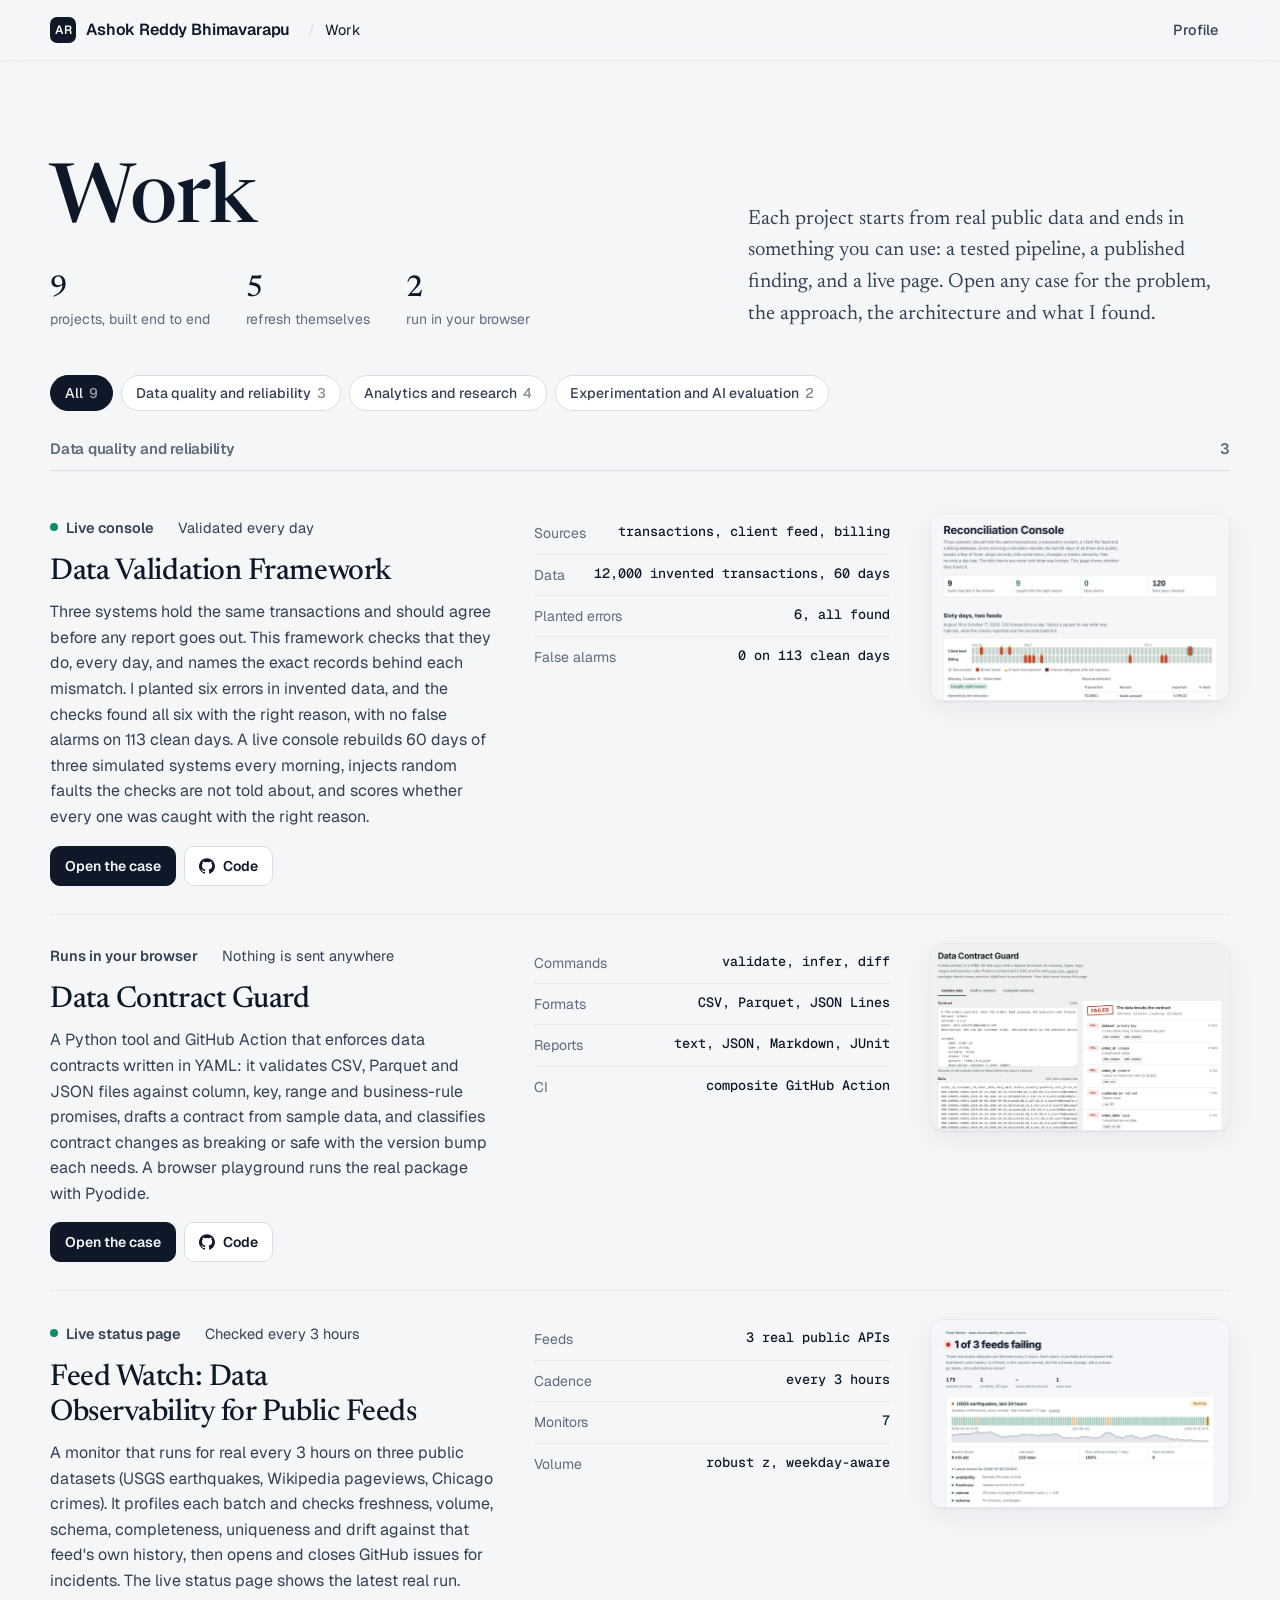
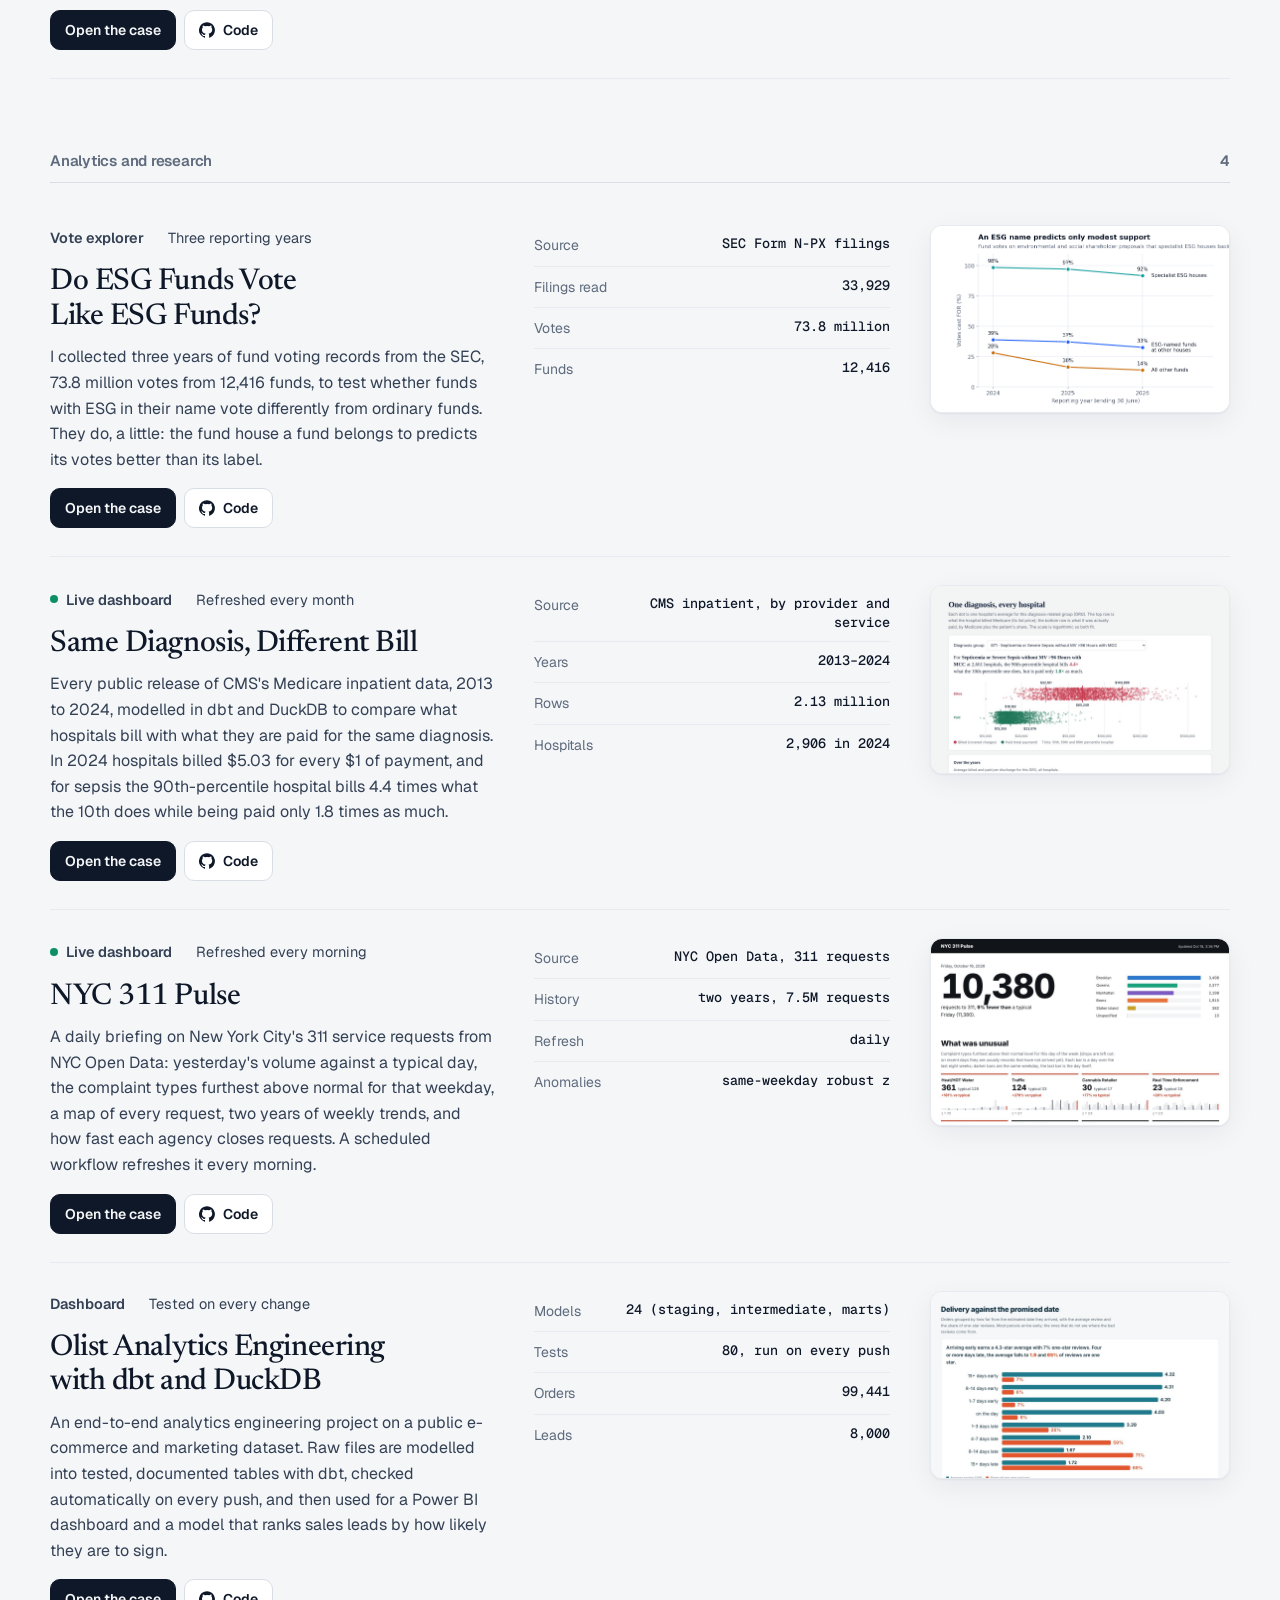
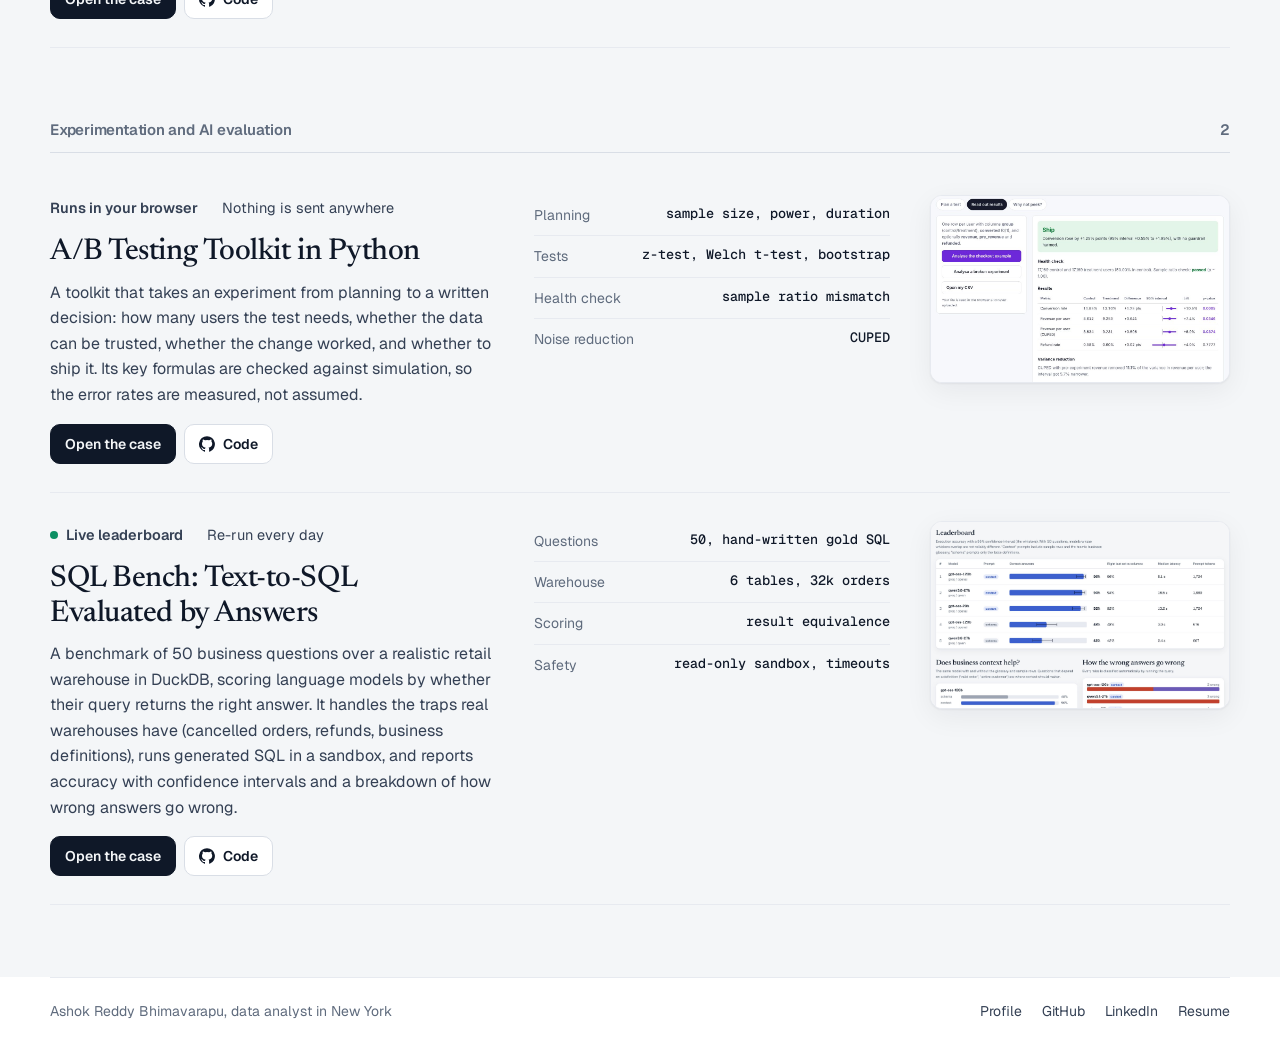
<file: work/index.html>
<!doctype html>
<html lang="en">
<head>
<meta charset="utf-8">
<meta name="viewport" content="width=device-width, initial-scale=1, viewport-fit=cover">
<title>Work | Ashok Reddy Bhimavarapu</title>
<meta name="description" content="Nine data projects by Ashok Reddy Bhimavarapu, each built end to end on real public data, with tested pipelines and a live page you can use.">
<link rel="icon" href="/favicon.svg" type="image/svg+xml">
<meta property="og:title" content="Work | Ashok Reddy Bhimavarapu"><meta property="og:image" content="https://ashokreddy010.github.io/social-card.png">
<link rel="preconnect" href="https://fonts.googleapis.com"><link rel="preconnect" href="https://fonts.gstatic.com" crossorigin>
<link rel="stylesheet" href="https://fonts.googleapis.com/css2?family=Newsreader:ital,opsz,wght@0,6..72,400..600;1,6..72,400..500&family=Geist:wght@400..700&family=Geist+Mono:wght@400..600&display=swap">
<link rel="stylesheet" href="/assets/work.css">
</head>
<body class="wk wk-hub">
<div class="wk-bar" role="banner"><div class="wk-wrap"><a class="wk-mark" href="/" aria-label="Ashok Reddy Bhimavarapu, profile"><i aria-hidden="true">AR</i><span>Ashok Reddy Bhimavarapu</span></a><nav class="wk-crumb" aria-label="Breadcrumb"><span class="sep">/</span><span aria-current="page">Work</span></nav><nav class="wk-nav" aria-label="Site"><a class="wk-hide-s" href="/">Profile</a></nav></div></div>
<section class="wk-hub-head"><div class="wk-wrap">
<div><h1>Work</h1>
<div class="wk-hub-stats"><div><b>9</b><span>projects, built end to end</span></div><div><b>5</b><span>refresh themselves</span></div><div><b>2</b><span>run in your browser</span></div></div></div>
<p>Each project starts from real public data and ends in something you can use: a tested pipeline, a published finding, and a live page. Open any case for the problem, the approach, the architecture and what I found.</p>
</div></section>
<main class="wk-wrap">
<div class="wk-filter" role="group" aria-label="Filter by area"><button type="button" aria-pressed="true" data-f="">All<span>9</span></button><button type="button" aria-pressed="false" data-f="Data quality and reliability">Data quality and reliability<span>3</span></button><button type="button" aria-pressed="false" data-f="Analytics and research">Analytics and research<span>4</span></button><button type="button" aria-pressed="false" data-f="Experimentation and AI evaluation">Experimentation and AI evaluation<span>2</span></button></div>
<section class="wk-group" data-group="Data quality and reliability"><h2><span>Data quality and reliability</span><span>3</span></h2><article class="wk-item" data-group="Data quality and reliability">
<div><p class="wk-area"><span class="wk-pulse" aria-hidden="true"></span><b>Live console</b>&nbsp;&nbsp;<span>Validated every day</span></p><h3><a href="/data-validation-framework/">Data Validation Framework</a></h3><p>Three systems hold the same transactions and should agree before any report goes out. This framework checks that they do, every day, and names the exact records behind each mismatch. I planted six errors in invented data, and the checks found all six with the right reason, with no false alarms on 113 clean days. A live console rebuilds 60 days of three simulated systems every morning, injects random faults the checks are not told about, and scores whether every one was caught with the right reason.</p>
<div class="wk-links"><a class="wk-btn primary" href="/data-validation-framework/">Open the case</a><a class="wk-btn" href="https://github.com/AshokReddy010/data-validation-framework" target="_blank" rel="noopener"><svg viewBox="0 0 16 16" aria-hidden="true"><path fill="currentColor" d="M8 .2a8 8 0 0 0-2.5 15.6c.4 0 .5-.2.5-.4v-1.5c-2.2.5-2.7-1-2.7-1-.4-.9-.9-1.2-.9-1.2-.7-.5.1-.5.1-.5.8.1 1.2.8 1.2.8.7 1.3 1.9.9 2.4.7.1-.5.3-.9.5-1.1-1.8-.2-3.6-.9-3.6-4 0-.9.3-1.6.8-2.1-.1-.2-.4-1 .1-2.1 0 0 .7-.2 2.2.8a7.4 7.4 0 0 1 4 0c1.5-1 2.2-.8 2.2-.8.4 1.1.2 1.9.1 2.1.5.6.8 1.3.8 2.1 0 3.1-1.9 3.8-3.7 4 .3.3.6.8.6 1.5v2.2c0 .2.1.5.6.4A8 8 0 0 0 8 .2Z"/></svg> Code</a></div></div>
<dl class="wk-mini"><div><dt>Sources</dt><dd>transactions, client feed, billing</dd></div><div><dt>Data</dt><dd>12,000 invented transactions, 60 days</dd></div><div><dt>Planted errors</dt><dd>6, all found</dd></div><div><dt>False alarms</dt><dd>0 on 113 clean days</dd></div></dl>
<a class="wk-shot" href="/data-validation-framework/" tabindex="-1" aria-hidden="true"><img src="/dv-console.jpg" alt="" loading="lazy"></a>
</article><article class="wk-item" data-group="Data quality and reliability">
<div><p class="wk-area"><b>Runs in your browser</b>&nbsp;&nbsp;<span>Nothing is sent anywhere</span></p><h3><a href="/data-contract-guard/">Data Contract Guard</a></h3><p>A Python tool and GitHub Action that enforces data contracts written in YAML: it validates CSV, Parquet and JSON files against column, key, range and business-rule promises, drafts a contract from sample data, and classifies contract changes as breaking or safe with the version bump each needs. A browser playground runs the real package with Pyodide.</p>
<div class="wk-links"><a class="wk-btn primary" href="/data-contract-guard/">Open the case</a><a class="wk-btn" href="https://github.com/AshokReddy010/data-contract-guard" target="_blank" rel="noopener"><svg viewBox="0 0 16 16" aria-hidden="true"><path fill="currentColor" d="M8 .2a8 8 0 0 0-2.5 15.6c.4 0 .5-.2.5-.4v-1.5c-2.2.5-2.7-1-2.7-1-.4-.9-.9-1.2-.9-1.2-.7-.5.1-.5.1-.5.8.1 1.2.8 1.2.8.7 1.3 1.9.9 2.4.7.1-.5.3-.9.5-1.1-1.8-.2-3.6-.9-3.6-4 0-.9.3-1.6.8-2.1-.1-.2-.4-1 .1-2.1 0 0 .7-.2 2.2.8a7.4 7.4 0 0 1 4 0c1.5-1 2.2-.8 2.2-.8.4 1.1.2 1.9.1 2.1.5.6.8 1.3.8 2.1 0 3.1-1.9 3.8-3.7 4 .3.3.6.8.6 1.5v2.2c0 .2.1.5.6.4A8 8 0 0 0 8 .2Z"/></svg> Code</a></div></div>
<dl class="wk-mini"><div><dt>Commands</dt><dd>validate, infer, diff</dd></div><div><dt>Formats</dt><dd>CSV, Parquet, JSON Lines</dd></div><div><dt>Reports</dt><dd>text, JSON, Markdown, JUnit</dd></div><div><dt>CI</dt><dd>composite GitHub Action</dd></div></dl>
<a class="wk-shot" href="/data-contract-guard/" tabindex="-1" aria-hidden="true"><img src="/dcg-validate.jpg" alt="" loading="lazy"></a>
</article><article class="wk-item" data-group="Data quality and reliability">
<div><p class="wk-area"><span class="wk-pulse" aria-hidden="true"></span><b>Live status page</b>&nbsp;&nbsp;<span>Checked every 3 hours</span></p><h3><a href="/pipeline-observability/">Feed Watch: Data Observability for Public Feeds</a></h3><p>A monitor that runs for real every 3 hours on three public datasets (USGS earthquakes, Wikipedia pageviews, Chicago crimes). It profiles each batch and checks freshness, volume, schema, completeness, uniqueness and drift against that feed&#x27;s own history, then opens and closes GitHub issues for incidents. The live status page shows the latest real run.</p>
<div class="wk-links"><a class="wk-btn primary" href="/pipeline-observability/">Open the case</a><a class="wk-btn" href="https://github.com/AshokReddy010/pipeline-observability" target="_blank" rel="noopener"><svg viewBox="0 0 16 16" aria-hidden="true"><path fill="currentColor" d="M8 .2a8 8 0 0 0-2.5 15.6c.4 0 .5-.2.5-.4v-1.5c-2.2.5-2.7-1-2.7-1-.4-.9-.9-1.2-.9-1.2-.7-.5.1-.5.1-.5.8.1 1.2.8 1.2.8.7 1.3 1.9.9 2.4.7.1-.5.3-.9.5-1.1-1.8-.2-3.6-.9-3.6-4 0-.9.3-1.6.8-2.1-.1-.2-.4-1 .1-2.1 0 0 .7-.2 2.2.8a7.4 7.4 0 0 1 4 0c1.5-1 2.2-.8 2.2-.8.4 1.1.2 1.9.1 2.1.5.6.8 1.3.8 2.1 0 3.1-1.9 3.8-3.7 4 .3.3.6.8.6 1.5v2.2c0 .2.1.5.6.4A8 8 0 0 0 8 .2Z"/></svg> Code</a></div></div>
<dl class="wk-mini"><div><dt>Feeds</dt><dd>3 real public APIs</dd></div><div><dt>Cadence</dt><dd>every 3 hours</dd></div><div><dt>Monitors</dt><dd>7</dd></div><div><dt>Volume</dt><dd>robust z, weekday-aware</dd></div></dl>
<a class="wk-shot" href="/pipeline-observability/" tabindex="-1" aria-hidden="true"><img src="/fw-status.jpg" alt="" loading="lazy"></a>
</article></section><section class="wk-group" data-group="Analytics and research"><h2><span>Analytics and research</span><span>4</span></h2><article class="wk-item" data-group="Analytics and research">
<div><p class="wk-area"><b>Vote explorer</b>&nbsp;&nbsp;<span>Three reporting years</span></p><h3><a href="/fund-proxy-voting/">Do ESG Funds Vote Like ESG Funds?</a></h3><p>I collected three years of fund voting records from the SEC, 73.8 million votes from 12,416 funds, to test whether funds with ESG in their name vote differently from ordinary funds. They do, a little: the fund house a fund belongs to predicts its votes better than its label.</p>
<div class="wk-links"><a class="wk-btn primary" href="/fund-proxy-voting/">Open the case</a><a class="wk-btn" href="https://github.com/AshokReddy010/fund-proxy-voting" target="_blank" rel="noopener"><svg viewBox="0 0 16 16" aria-hidden="true"><path fill="currentColor" d="M8 .2a8 8 0 0 0-2.5 15.6c.4 0 .5-.2.5-.4v-1.5c-2.2.5-2.7-1-2.7-1-.4-.9-.9-1.2-.9-1.2-.7-.5.1-.5.1-.5.8.1 1.2.8 1.2.8.7 1.3 1.9.9 2.4.7.1-.5.3-.9.5-1.1-1.8-.2-3.6-.9-3.6-4 0-.9.3-1.6.8-2.1-.1-.2-.4-1 .1-2.1 0 0 .7-.2 2.2.8a7.4 7.4 0 0 1 4 0c1.5-1 2.2-.8 2.2-.8.4 1.1.2 1.9.1 2.1.5.6.8 1.3.8 2.1 0 3.1-1.9 3.8-3.7 4 .3.3.6.8.6 1.5v2.2c0 .2.1.5.6.4A8 8 0 0 0 8 .2Z"/></svg> Code</a></div></div>
<dl class="wk-mini"><div><dt>Source</dt><dd>SEC Form N-PX filings</dd></div><div><dt>Filings read</dt><dd>33,929</dd></div><div><dt>Votes</dt><dd>73.8 million</dd></div><div><dt>Funds</dt><dd>12,416</dd></div></dl>
<a class="wk-shot" href="/fund-proxy-voting/" tabindex="-1" aria-hidden="true"><img src="/fv-support.png" alt="" loading="lazy"></a>
</article><article class="wk-item" data-group="Analytics and research">
<div><p class="wk-area"><span class="wk-pulse" aria-hidden="true"></span><b>Live dashboard</b>&nbsp;&nbsp;<span>Refreshed every month</span></p><h3><a href="/medicare-cost-analysis/">Same Diagnosis, Different Bill</a></h3><p>Every public release of CMS&#x27;s Medicare inpatient data, 2013 to 2024, modelled in dbt and DuckDB to compare what hospitals bill with what they are paid for the same diagnosis. In 2024 hospitals billed $5.03 for every $1 of payment, and for sepsis the 90th-percentile hospital bills 4.4 times what the 10th does while being paid only 1.8 times as much.</p>
<div class="wk-links"><a class="wk-btn primary" href="/medicare-cost-analysis/">Open the case</a><a class="wk-btn" href="https://github.com/AshokReddy010/medicare-cost-analysis" target="_blank" rel="noopener"><svg viewBox="0 0 16 16" aria-hidden="true"><path fill="currentColor" d="M8 .2a8 8 0 0 0-2.5 15.6c.4 0 .5-.2.5-.4v-1.5c-2.2.5-2.7-1-2.7-1-.4-.9-.9-1.2-.9-1.2-.7-.5.1-.5.1-.5.8.1 1.2.8 1.2.8.7 1.3 1.9.9 2.4.7.1-.5.3-.9.5-1.1-1.8-.2-3.6-.9-3.6-4 0-.9.3-1.6.8-2.1-.1-.2-.4-1 .1-2.1 0 0 .7-.2 2.2.8a7.4 7.4 0 0 1 4 0c1.5-1 2.2-.8 2.2-.8.4 1.1.2 1.9.1 2.1.5.6.8 1.3.8 2.1 0 3.1-1.9 3.8-3.7 4 .3.3.6.8.6 1.5v2.2c0 .2.1.5.6.4A8 8 0 0 0 8 .2Z"/></svg> Code</a></div></div>
<dl class="wk-mini"><div><dt>Source</dt><dd>CMS inpatient, by provider and service</dd></div><div><dt>Years</dt><dd>2013–2024</dd></div><div><dt>Rows</dt><dd>2.13 million</dd></div><div><dt>Hospitals</dt><dd>2,906 in 2024</dd></div></dl>
<a class="wk-shot" href="/medicare-cost-analysis/" tabindex="-1" aria-hidden="true"><img src="/med-strip.jpg" alt="" loading="lazy"></a>
</article><article class="wk-item" data-group="Analytics and research">
<div><p class="wk-area"><span class="wk-pulse" aria-hidden="true"></span><b>Live dashboard</b>&nbsp;&nbsp;<span>Refreshed every morning</span></p><h3><a href="/nyc-311-pulse/">NYC 311 Pulse</a></h3><p>A daily briefing on New York City&#x27;s 311 service requests from NYC Open Data: yesterday&#x27;s volume against a typical day, the complaint types furthest above normal for that weekday, a map of every request, two years of weekly trends, and how fast each agency closes requests. A scheduled workflow refreshes it every morning.</p>
<div class="wk-links"><a class="wk-btn primary" href="/nyc-311-pulse/">Open the case</a><a class="wk-btn" href="https://github.com/AshokReddy010/nyc-311-pulse" target="_blank" rel="noopener"><svg viewBox="0 0 16 16" aria-hidden="true"><path fill="currentColor" d="M8 .2a8 8 0 0 0-2.5 15.6c.4 0 .5-.2.5-.4v-1.5c-2.2.5-2.7-1-2.7-1-.4-.9-.9-1.2-.9-1.2-.7-.5.1-.5.1-.5.8.1 1.2.8 1.2.8.7 1.3 1.9.9 2.4.7.1-.5.3-.9.5-1.1-1.8-.2-3.6-.9-3.6-4 0-.9.3-1.6.8-2.1-.1-.2-.4-1 .1-2.1 0 0 .7-.2 2.2.8a7.4 7.4 0 0 1 4 0c1.5-1 2.2-.8 2.2-.8.4 1.1.2 1.9.1 2.1.5.6.8 1.3.8 2.1 0 3.1-1.9 3.8-3.7 4 .3.3.6.8.6 1.5v2.2c0 .2.1.5.6.4A8 8 0 0 0 8 .2Z"/></svg> Code</a></div></div>
<dl class="wk-mini"><div><dt>Source</dt><dd>NYC Open Data, 311 requests</dd></div><div><dt>History</dt><dd>two years, 7.5M requests</dd></div><div><dt>Refresh</dt><dd>daily</dd></div><div><dt>Anomalies</dt><dd>same-weekday robust z</dd></div></dl>
<a class="wk-shot" href="/nyc-311-pulse/" tabindex="-1" aria-hidden="true"><img src="/nyc-pulse.jpg" alt="" loading="lazy"></a>
</article><article class="wk-item" data-group="Analytics and research">
<div><p class="wk-area"><b>Dashboard</b>&nbsp;&nbsp;<span>Tested on every change</span></p><h3><a href="/olist-analytics-engineering/">Olist Analytics Engineering with dbt and DuckDB</a></h3><p>An end-to-end analytics engineering project on a public e-commerce and marketing dataset. Raw files are modelled into tested, documented tables with dbt, checked automatically on every push, and then used for a Power BI dashboard and a model that ranks sales leads by how likely they are to sign.</p>
<div class="wk-links"><a class="wk-btn primary" href="/olist-analytics-engineering/">Open the case</a><a class="wk-btn" href="https://github.com/AshokReddy010/olist-analytics-engineering" target="_blank" rel="noopener"><svg viewBox="0 0 16 16" aria-hidden="true"><path fill="currentColor" d="M8 .2a8 8 0 0 0-2.5 15.6c.4 0 .5-.2.5-.4v-1.5c-2.2.5-2.7-1-2.7-1-.4-.9-.9-1.2-.9-1.2-.7-.5.1-.5.1-.5.8.1 1.2.8 1.2.8.7 1.3 1.9.9 2.4.7.1-.5.3-.9.5-1.1-1.8-.2-3.6-.9-3.6-4 0-.9.3-1.6.8-2.1-.1-.2-.4-1 .1-2.1 0 0 .7-.2 2.2.8a7.4 7.4 0 0 1 4 0c1.5-1 2.2-.8 2.2-.8.4 1.1.2 1.9.1 2.1.5.6.8 1.3.8 2.1 0 3.1-1.9 3.8-3.7 4 .3.3.6.8.6 1.5v2.2c0 .2.1.5.6.4A8 8 0 0 0 8 .2Z"/></svg> Code</a></div></div>
<dl class="wk-mini"><div><dt>Models</dt><dd>24 (staging, intermediate, marts)</dd></div><div><dt>Tests</dt><dd>80, run on every push</dd></div><div><dt>Orders</dt><dd>99,441</dd></div><div><dt>Leads</dt><dd>8,000</dd></div></dl>
<a class="wk-shot" href="/olist-analytics-engineering/" tabindex="-1" aria-hidden="true"><img src="/ol-late.jpg" alt="" loading="lazy"></a>
</article></section><section class="wk-group" data-group="Experimentation and AI evaluation"><h2><span>Experimentation and AI evaluation</span><span>2</span></h2><article class="wk-item" data-group="Experimentation and AI evaluation">
<div><p class="wk-area"><b>Runs in your browser</b>&nbsp;&nbsp;<span>Nothing is sent anywhere</span></p><h3><a href="/ab-testing-toolkit/">A/B Testing Toolkit in Python</a></h3><p>A toolkit that takes an experiment from planning to a written decision: how many users the test needs, whether the data can be trusted, whether the change worked, and whether to ship it. Its key formulas are checked against simulation, so the error rates are measured, not assumed.</p>
<div class="wk-links"><a class="wk-btn primary" href="/ab-testing-toolkit/">Open the case</a><a class="wk-btn" href="https://github.com/AshokReddy010/ab-testing-toolkit" target="_blank" rel="noopener"><svg viewBox="0 0 16 16" aria-hidden="true"><path fill="currentColor" d="M8 .2a8 8 0 0 0-2.5 15.6c.4 0 .5-.2.5-.4v-1.5c-2.2.5-2.7-1-2.7-1-.4-.9-.9-1.2-.9-1.2-.7-.5.1-.5.1-.5.8.1 1.2.8 1.2.8.7 1.3 1.9.9 2.4.7.1-.5.3-.9.5-1.1-1.8-.2-3.6-.9-3.6-4 0-.9.3-1.6.8-2.1-.1-.2-.4-1 .1-2.1 0 0 .7-.2 2.2.8a7.4 7.4 0 0 1 4 0c1.5-1 2.2-.8 2.2-.8.4 1.1.2 1.9.1 2.1.5.6.8 1.3.8 2.1 0 3.1-1.9 3.8-3.7 4 .3.3.6.8.6 1.5v2.2c0 .2.1.5.6.4A8 8 0 0 0 8 .2Z"/></svg> Code</a></div></div>
<dl class="wk-mini"><div><dt>Planning</dt><dd>sample size, power, duration</dd></div><div><dt>Tests</dt><dd>z-test, Welch t-test, bootstrap</dd></div><div><dt>Health check</dt><dd>sample ratio mismatch</dd></div><div><dt>Noise reduction</dt><dd>CUPED</dd></div></dl>
<a class="wk-shot" href="/ab-testing-toolkit/" tabindex="-1" aria-hidden="true"><img src="/ab-desk.jpg" alt="" loading="lazy"></a>
</article><article class="wk-item" data-group="Experimentation and AI evaluation">
<div><p class="wk-area"><span class="wk-pulse" aria-hidden="true"></span><b>Live leaderboard</b>&nbsp;&nbsp;<span>Re-run every day</span></p><h3><a href="/text-to-sql-eval/">SQL Bench: Text-to-SQL Evaluated by Answers</a></h3><p>A benchmark of 50 business questions over a realistic retail warehouse in DuckDB, scoring language models by whether their query returns the right answer. It handles the traps real warehouses have (cancelled orders, refunds, business definitions), runs generated SQL in a sandbox, and reports accuracy with confidence intervals and a breakdown of how wrong answers go wrong.</p>
<div class="wk-links"><a class="wk-btn primary" href="/text-to-sql-eval/">Open the case</a><a class="wk-btn" href="https://github.com/AshokReddy010/text-to-sql-eval" target="_blank" rel="noopener"><svg viewBox="0 0 16 16" aria-hidden="true"><path fill="currentColor" d="M8 .2a8 8 0 0 0-2.5 15.6c.4 0 .5-.2.5-.4v-1.5c-2.2.5-2.7-1-2.7-1-.4-.9-.9-1.2-.9-1.2-.7-.5.1-.5.1-.5.8.1 1.2.8 1.2.8.7 1.3 1.9.9 2.4.7.1-.5.3-.9.5-1.1-1.8-.2-3.6-.9-3.6-4 0-.9.3-1.6.8-2.1-.1-.2-.4-1 .1-2.1 0 0 .7-.2 2.2.8a7.4 7.4 0 0 1 4 0c1.5-1 2.2-.8 2.2-.8.4 1.1.2 1.9.1 2.1.5.6.8 1.3.8 2.1 0 3.1-1.9 3.8-3.7 4 .3.3.6.8.6 1.5v2.2c0 .2.1.5.6.4A8 8 0 0 0 8 .2Z"/></svg> Code</a></div></div>
<dl class="wk-mini"><div><dt>Questions</dt><dd>50, hand-written gold SQL</dd></div><div><dt>Warehouse</dt><dd>6 tables, 32k orders</dd></div><div><dt>Scoring</dt><dd>result equivalence</dd></div><div><dt>Safety</dt><dd>read-only sandbox, timeouts</dd></div></dl>
<a class="wk-shot" href="/text-to-sql-eval/" tabindex="-1" aria-hidden="true"><img src="/work/shots/text-to-sql-eval.jpg" alt="" loading="lazy"></a>
</article></section>
</main>
<footer class="wk-foot"><div class="wk-wrap"><div class="wk-sign"><span>Ashok Reddy Bhimavarapu, data analyst in New York</span><nav aria-label="Elsewhere"><a href="/">Profile</a><a href="https://github.com/AshokReddy010" target="_blank" rel="noopener">GitHub</a><a href="https://www.linkedin.com/in/ashokreddy1" target="_blank" rel="noopener">LinkedIn</a><a href="/Ashok_Reddy_Bhimavarapu_Resume.pdf" target="_blank" rel="noopener">Resume</a></nav></div></div></footer>
<script>
document.querySelectorAll('.wk-filter button').forEach(function (b) {
  b.addEventListener('click', function () {
    var f = b.dataset.f;
    document.querySelectorAll('.wk-filter button').forEach(function (x) { x.setAttribute('aria-pressed', x === b ? 'true' : 'false'); });
    document.querySelectorAll('.wk-group').forEach(function (g) { g.hidden = !!f && g.dataset.group !== f; });
  });
});
</script>
</body>
</html>
</file>
<file: assets/work.css>
/* Work: the shared design system for every project page and the /work/ catalogue on ashokreddy010.github.io.
   A case-file layout: an editorial case header, the live instrument, then case notes. Loaded after each page's own
   styles, so its tokens re-skin the existing tools while every chart, table and control keeps working.
   Type: Newsreader (headlines), Geist (text and interface), Geist Mono (figures). Generated parts: tools/work.py. */

:root {
  --wk-bg: #F4F6F8; --wk-paper: #FFFFFF; --wk-sunk: #EBEEF2; --wk-ink: #0F1828; --wk-ink2: #344054; --wk-muted: #5F6B7D;
  --wk-line: #D9DEE6; --wk-hair: #E7EAF0; --wk-accent: #1F48C9; --wk-accent-soft: #E5EBFA; --wk-on-accent: #FFFFFF;
  --wk-live: #0B8F63; --wk-strip: #0F1828; --wk-strip-ink: #E8EDF5; --wk-strip-muted: #9AA6B8; --wk-shadow: 0 1px 2px rgba(15, 24, 40, .05), 0 8px 28px rgba(15, 24, 40, .06);
  --wk-serif: "Newsreader", "Iowan Old Style", "Palatino Linotype", Georgia, serif;
  --wk-sans: "Geist", "Helvetica Neue", Arial, system-ui, sans-serif;
  --wk-mono: "Geist Mono", ui-monospace, Menlo, Consolas, monospace;
  --wk-max: 1180px;
  /* the tools' own neutral tokens follow the system (their data colours stay their own) */
  --bg: var(--wk-bg); --panel: var(--wk-paper); --surface: var(--wk-paper); --sunk: var(--wk-sunk); --ink: var(--wk-ink);
  --muted: var(--wk-muted); --line: var(--wk-line); --soft: var(--wk-hair); --faint: var(--wk-hair); --none: var(--wk-sunk);
  --focus: var(--wk-accent); --band: var(--wk-bg); --band-ink: var(--wk-ink); --accent: var(--wk-accent); --accent-soft: var(--wk-accent-soft);
  color-scheme: light;
}
@media (prefers-color-scheme: dark) {
  :root:not([data-theme="light"]) {
    --wk-bg: #0A0F17; --wk-paper: #111826; --wk-sunk: #0D131E; --wk-ink: #E8EDF5; --wk-ink2: #C5CDDA; --wk-muted: #8E9AAD;
    --wk-line: #243045; --wk-hair: #1A2333; --wk-accent: #8FB0FF; --wk-accent-soft: #19254A; --wk-on-accent: #0A0F17;
    --wk-live: #3DD39B; --wk-strip: #111826; --wk-strip-ink: #E8EDF5; --wk-strip-muted: #8E9AAD; --wk-shadow: 0 1px 2px rgba(0, 0, 0, .3), 0 10px 30px rgba(0, 0, 0, .25);
    --bg: var(--wk-bg); --panel: var(--wk-paper); --surface: var(--wk-paper); --sunk: var(--wk-sunk); --ink: var(--wk-ink);
    --muted: var(--wk-muted); --line: var(--wk-line); --soft: var(--wk-hair); --faint: var(--wk-hair); --none: var(--wk-sunk);
    --focus: var(--wk-accent); --band: var(--wk-bg); --band-ink: var(--wk-ink); --accent: var(--wk-accent); --accent-soft: var(--wk-accent-soft);
    color-scheme: dark;
  }
}
:root[data-theme="dark"] {
  --wk-bg: #0A0F17; --wk-paper: #111826; --wk-sunk: #0D131E; --wk-ink: #E8EDF5; --wk-ink2: #C5CDDA; --wk-muted: #8E9AAD;
  --wk-line: #243045; --wk-hair: #1A2333; --wk-accent: #8FB0FF; --wk-accent-soft: #19254A; --wk-on-accent: #0A0F17;
  --wk-live: #3DD39B; --wk-strip: #111826; --wk-strip-ink: #E8EDF5; --wk-strip-muted: #8E9AAD; --wk-shadow: 0 1px 2px rgba(0, 0, 0, .3), 0 10px 30px rgba(0, 0, 0, .25);
  --bg: var(--wk-bg); --panel: var(--wk-paper); --surface: var(--wk-paper); --sunk: var(--wk-sunk); --ink: var(--wk-ink);
  --muted: var(--wk-muted); --line: var(--wk-line); --soft: var(--wk-hair); --faint: var(--wk-hair); --none: var(--wk-sunk);
  --focus: var(--wk-accent); --band: var(--wk-bg); --band-ink: var(--wk-ink); --accent: var(--wk-accent); --accent-soft: var(--wk-accent-soft);
  color-scheme: dark;
}

/* ---------------------------------------------------------------- base */
html { -webkit-text-size-adjust: 100%; }
body.wk { padding-bottom: 0 !important; background: var(--wk-bg); color: var(--wk-ink); font-family: var(--wk-sans); font-size: 16px; line-height: 1.6;
  -webkit-font-smoothing: antialiased; text-rendering: optimizeLegibility; }
body.wk button, body.wk input, body.wk select, body.wk textarea { font-family: inherit; }
body.wk code, body.wk pre, body.wk kbd, body.wk textarea, body.wk .mono { font-family: var(--wk-mono); }
body.wk svg text { font-family: var(--wk-sans) !important; }
body.wk a { color: var(--wk-accent); text-underline-offset: .18em; text-decoration-thickness: 1px; }
body.wk :focus-visible { outline: 2px solid var(--wk-accent); outline-offset: 2px; border-radius: 3px; }
body.wk .wrap { max-width: var(--wk-max); margin-inline: auto; }
body.wk .num, body.wk td, body.wk th { font-variant-numeric: tabular-nums; }
.wk-wrap { max-width: var(--wk-max); margin-inline: auto; padding-inline: 0; }
.wk-bar, .wk-case, .wk-strip, .wk-notes, .wk-foot { text-align: left; box-sizing: border-box; }
.wk-bar *, .wk-case *, .wk-strip *, .wk-notes *, .wk-foot * { box-sizing: border-box; }

/* ---------------------------------------------------------------- site bar */
.wk-bar { position: sticky; top: env(safe-area-inset-top, 0px); z-index: 50; margin-inline: -16px; padding-inline: 16px;
  background: color-mix(in srgb, var(--wk-bg) 86%, transparent); backdrop-filter: saturate(1.4) blur(12px); -webkit-backdrop-filter: saturate(1.4) blur(12px);
  border-bottom: 1px solid var(--wk-hair); }
.wk-bar .wk-wrap { display: flex; align-items: center; gap: 18px; min-height: 60px; }
.wk-mark { display: flex; align-items: center; gap: 10px; color: var(--wk-ink) !important; text-decoration: none; font-weight: 600; letter-spacing: -.01em; white-space: nowrap; }
.wk-mark i { width: 26px; height: 26px; border-radius: 7px; background: var(--wk-ink); color: var(--wk-bg); display: grid; place-items: center;
  font: 600 12px/1 var(--wk-sans); font-style: normal; letter-spacing: 0; }
.wk-crumb { display: flex; align-items: center; gap: 10px; color: var(--wk-muted); font-size: 14.5px; min-width: 0; }
.wk-crumb a { color: var(--wk-muted) !important; text-decoration: none; }
.wk-crumb a:hover { color: var(--wk-ink) !important; }
.wk-crumb span[aria-current] { color: var(--wk-ink); white-space: nowrap; overflow: hidden; text-overflow: ellipsis; }
.wk-crumb .sep { color: var(--wk-line); }
.wk-nav { margin-left: auto; display: flex; align-items: center; gap: 6px; }
.wk-nav a { color: var(--wk-ink2) !important; text-decoration: none; font-size: 14.5px; font-weight: 500; padding: 7px 12px; border-radius: 8px; white-space: nowrap; }
.wk-nav a:hover { background: var(--wk-sunk); color: var(--wk-ink) !important; }
.wk-nav a.wk-code { border: 1px solid var(--wk-line); background: var(--wk-paper); }
@media (max-width: 760px) { .wk-crumb { display: none; } .wk-nav a.wk-hide-s { display: none; } }

/* ---------------------------------------------------------------- buttons, chips */
.wk-btn { display: inline-flex; align-items: center; gap: 8px; height: 44px; padding: 0 18px; border-radius: 10px; font: 600 15px/1 var(--wk-sans);
  text-decoration: none !important; border: 1px solid var(--wk-line); background: var(--wk-paper); color: var(--wk-ink) !important; transition: border-color .15s, background .15s; }
.wk-btn:hover { border-color: var(--wk-ink2); }
.wk-btn.primary { background: var(--wk-ink); border-color: var(--wk-ink); color: var(--wk-bg) !important; }
.wk-btn.primary:hover { background: var(--wk-ink2); border-color: var(--wk-ink2); }
.wk-btn svg { width: 16px; height: 16px; flex: none; }
.wk-tags { display: flex; flex-wrap: wrap; gap: 6px; padding: 0; margin: 0; list-style: none; }
.wk-tags li { font: 500 12.5px/1 var(--wk-sans); color: var(--wk-ink2); padding: 7px 10px; border-radius: 999px; background: var(--wk-paper); border: 1px solid var(--wk-hair); }

/* ---------------------------------------------------------------- case header */
.wk-case { padding-block: clamp(32px, 4.5vw, 56px) clamp(28px, 4vw, 48px); margin: 0; }
.wk-case .wk-wrap { display: grid; grid-template-columns: minmax(0, 1.55fr) minmax(300px, 1fr); gap: clamp(28px, 5vw, 72px); align-items: start; }
.wk-area { display: inline-flex; align-items: center; gap: 8px; color: var(--wk-muted); font-size: 14.5px; margin: 0 0 18px; }
.wk-area b { color: var(--wk-ink2); font-weight: 600; }
.wk-pulse { width: 8px; height: 8px; border-radius: 50%; background: var(--wk-live); box-shadow: 0 0 0 0 color-mix(in srgb, var(--wk-live) 50%, transparent); animation: wk-pulse 2.4s infinite; flex: none; }
@keyframes wk-pulse { 0% { box-shadow: 0 0 0 0 color-mix(in srgb, var(--wk-live) 45%, transparent); } 70% { box-shadow: 0 0 0 8px transparent; } 100% { box-shadow: 0 0 0 0 transparent; } }
@media (prefers-reduced-motion: reduce) { .wk-pulse { animation: none; } }
.wk-case h1.wk-title { font: 500 clamp(38px, 5.2vw, 64px)/1.04 var(--wk-serif); letter-spacing: -.022em; margin: 0; color: var(--wk-ink); text-wrap: balance; font-optical-sizing: auto; }
.wk-dek { font-size: clamp(17px, 1.5vw, 19.5px); line-height: 1.62; color: var(--wk-ink2); margin: 22px 0 0; max-width: 64ch; }
.wk-actions { display: flex; flex-wrap: wrap; gap: 10px; margin: 30px 0 26px; }
.wk-spec { background: var(--wk-paper); border: 1px solid var(--wk-hair); border-radius: 14px; box-shadow: var(--wk-shadow); padding: 6px 22px 10px; margin: 0; }
.wk-spec .wk-spec-h { font: 600 13.5px/1 var(--wk-sans); color: var(--wk-muted); margin: 18px 0 6px; }
.wk-spec dl { margin: 0; }
.wk-spec dl > div { display: grid; grid-template-columns: minmax(0, .8fr) minmax(0, 1.35fr); gap: 16px; padding: 12px 0; border-top: 1px solid var(--wk-hair); }
.wk-spec dl > div:first-child { border-top: 0; }
.wk-spec dt { color: var(--wk-muted); font-size: 14px; }
.wk-spec dd { margin: 0; font: 500 13.5px/1.5 var(--wk-mono); color: var(--wk-ink); overflow-wrap: anywhere; }
@media (max-width: 900px) { .wk-case .wk-wrap { grid-template-columns: minmax(0, 1fr); } }

/* ---------------------------------------------------------------- the live instrument */
.wk-strip { margin-inline: -16px; padding-inline: 16px; background: var(--wk-strip); color: var(--wk-strip-ink); border-block: 1px solid var(--wk-line); }
.wk-strip .wk-wrap { display: flex; align-items: center; gap: 14px 22px; min-height: 52px; flex-wrap: wrap; padding-block: 8px; }
.wk-strip b { font-weight: 600; font-size: 15px; display: inline-flex; align-items: center; gap: 10px; }
.wk-strip .wk-meta { font: 500 13px/1.4 var(--wk-mono); color: var(--wk-strip-muted); }
.wk-strip .wk-meta + .wk-meta::before { content: ""; display: inline-block; width: 1px; height: 12px; background: var(--wk-strip-muted); opacity: .4; margin-right: 22px; vertical-align: -1px; }
.wk-strip .wk-jump { margin-left: auto; display: flex; gap: 20px; }
.wk-strip a { color: var(--wk-strip-ink) !important; font-size: 14px; font-weight: 500; text-decoration: none; opacity: .85; }
.wk-strip a:hover { opacity: 1; text-decoration: underline; }
body.wk .wk-strip + * { margin-top: clamp(26px, 3.5vw, 44px); }

/* the tools' own parts, refined */
body.wk h1, body.wk h2, body.wk h3 { letter-spacing: -.015em; text-wrap: balance; }
body.wk > .wrap > header h1, body.wk .band h1 { font: 500 clamp(28px, 3vw, 36px)/1.15 var(--wk-serif); letter-spacing: -.015em; }
body.wk:not(.wk-hub) main h2, body.wk > .wrap section > h2 { font: 500 clamp(24px, 2.4vw, 30px)/1.2 var(--wk-serif); letter-spacing: -.012em; color: var(--wk-ink); }
body.wk h3 { font-family: var(--wk-sans); font-weight: 600; letter-spacing: -.01em; }
body.wk .lede, body.wk .dek, body.wk .deck, body.wk .lead, body.wk .sub { color: var(--wk-ink2); }
body.wk .panel, body.wk .card, body.wk .feed, body.wk .report, body.wk .finder > .panel { background: var(--wk-paper); border: 1px solid var(--wk-hair) !important; border-radius: 14px !important; box-shadow: var(--wk-shadow); }
body.wk table { border-collapse: collapse; }
body.wk th { font: 600 12.5px/1.3 var(--wk-sans); color: var(--wk-muted); letter-spacing: .01em; text-transform: none; border-bottom: 1px solid var(--wk-line) !important; }
body.wk td { border-bottom: 1px solid var(--wk-hair) !important; }
body.wk tbody tr:hover td { background: color-mix(in srgb, var(--wk-sunk) 60%, transparent); }
body.wk select, body.wk input[type="search"], body.wk input[type="text"], body.wk input[type="number"], body.wk input[type="date"], body.wk textarea, body.wk .f input, body.wk .f select {
  background: var(--wk-paper); color: var(--wk-ink); border: 1px solid var(--wk-line); border-radius: 9px; }
body.wk select:hover, body.wk input:hover, body.wk textarea:hover { border-color: color-mix(in srgb, var(--wk-ink2) 50%, var(--wk-line)); }
body.wk .btn { border-radius: 9px; font-weight: 600; }
body.wk .btn:not(.quiet) { background: var(--wk-ink); color: var(--wk-bg); border-color: var(--wk-ink); }
body.wk .seg, body.wk .modes, body.wk nav[role="tablist"] { border-radius: 10px; }
body.wk .seg button[aria-pressed="true"], body.wk .modes button[aria-selected="true"], body.wk nav[role="tablist"] button[aria-selected="true"], body.wk .chip[aria-pressed="true"] {
  background: var(--wk-ink) !important; color: var(--wk-bg) !important; border-color: var(--wk-ink) !important; }
body.wk .status, body.wk .notice { border-radius: 10px; }
body.wk > .wrap > footer { color: var(--wk-muted); font-size: 14px; border-top: 1px solid var(--wk-hair); margin-top: 48px; padding-top: 20px; }
body.wk .method { color: var(--wk-ink2); }
body.wk .ds-bar, body.wk .ds-foot { display: none !important; }

/* ---------------------------------------------------------------- case notes */
.wk-notes { margin-top: clamp(48px, 7vw, 96px); padding-block: clamp(40px, 6vw, 72px); margin-inline: -16px; padding-inline: 16px; background: var(--wk-paper); border-top: 1px solid var(--wk-hair); }
.wk-notes-head { display: grid; grid-template-columns: minmax(0, 1fr) minmax(0, 1.4fr); gap: 24px 64px; align-items: start; margin-bottom: clamp(28px, 4vw, 48px); }
.wk-notes-head h2 { font: 500 clamp(30px, 3.4vw, 44px)/1.08 var(--wk-serif); letter-spacing: -.02em; margin: 0; }
.wk-notes-head p { margin: 0; color: var(--wk-ink2); font: 400 clamp(18px, 1.6vw, 21px)/1.55 var(--wk-serif); }
.wk-grid { display: grid; grid-template-columns: repeat(2, minmax(0, 1fr)); gap: 0 64px; grid-auto-flow: row dense; }
.wk-note { padding: 26px 0 30px; border-top: 1px solid var(--wk-line); }
.wk-note.wide { grid-column: 1 / -1; }
.wk-grid.solo .wk-note { grid-column: 1 / -1; }
.wk-grid.solo .wk-note ul { display: block; columns: 2; column-gap: 64px; }
.wk-grid.solo .wk-note li { break-inside: avoid; margin-bottom: 14px; }
@media (max-width: 860px) { .wk-grid.solo .wk-note ul { columns: 1; } }
.wk-note h3 { font: 600 16px/1.3 var(--wk-sans); margin: 0 0 14px; color: var(--wk-ink); letter-spacing: -.01em; }
.wk-note p { margin: 0; color: var(--wk-ink2); }
.wk-note ul { margin: 0; padding: 0; list-style: none; display: grid; gap: 12px; }
.wk-note li { color: var(--wk-ink2); padding-left: 18px; position: relative; }
.wk-note li::before { content: ""; position: absolute; left: 0; top: .72em; width: 7px; height: 1.5px; background: var(--wk-accent); }
.wk-note li b { color: var(--wk-ink); font-weight: 600; }
.wk-flow { display: flex; align-items: stretch; gap: 0; overflow-x: auto; padding-bottom: 4px; }
.wk-flow .stage { display: flex; flex-direction: column; gap: 10px; flex: 1 1 0; min-width: 190px; }
.wk-flow .box { background: var(--wk-bg); border: 1px solid var(--wk-line); border-radius: 12px; padding: 14px 16px; height: 100%; }
.wk-flow .box b { display: block; font-weight: 600; color: var(--wk-ink); margin-bottom: 4px; }
.wk-flow .box span { color: var(--wk-muted); font-size: 14px; line-height: 1.5; display: block; }
.wk-flow .arrow { flex: none; width: 36px; display: grid; place-items: center; color: var(--wk-muted); }
.wk-flow .arrow svg { width: 20px; height: 20px; }
@media (max-width: 860px) { .wk-grid, .wk-notes-head { grid-template-columns: minmax(0, 1fr); }
  .wk-flow { flex-direction: column; } .wk-flow .arrow { width: auto; height: 30px; transform: rotate(90deg); } .wk-flow .stage { min-width: 0; } }

/* ---------------------------------------------------------------- footer */
.wk-foot { margin-inline: -16px; padding: 0 16px calc(28px + env(safe-area-inset-bottom, 0px)); background: var(--wk-paper); }
.wk-pn { display: grid; grid-template-columns: repeat(3, minmax(0, 1fr)); gap: 16px; border-top: 1px solid var(--wk-line); padding-block: 26px; }
.wk-pn a { text-decoration: none; display: flex; flex-direction: column; gap: 4px; color: var(--wk-ink) !important; padding: 14px 16px; border-radius: 12px; }
.wk-pn a:hover { background: var(--wk-bg); }
.wk-pn small { color: var(--wk-muted); font-size: 13.5px; }
.wk-pn b { font: 500 20px/1.25 var(--wk-serif); letter-spacing: -.01em; }
.wk-pn .mid { text-align: center; align-items: center; }
.wk-pn .next { text-align: right; align-items: flex-end; }
.wk-sign { display: flex; flex-wrap: wrap; gap: 10px 24px; align-items: center; justify-content: space-between; border-top: 1px solid var(--wk-hair); padding-top: 22px; color: var(--wk-muted); font-size: 14px; }
.wk-sign nav { display: flex; gap: 20px; flex-wrap: wrap; }
.wk-sign a { color: var(--wk-ink2) !important; text-decoration: none; }
.wk-sign a:hover { color: var(--wk-ink) !important; text-decoration: underline; }
@media (max-width: 640px) { .wk-pn { grid-template-columns: 1fr 1fr; } .wk-pn .mid { grid-column: 1 / -1; order: 3; } }

/* ---------------------------------------------------------------- /work/ catalogue */
.wk-hub-head { padding-block: clamp(48px, 8vw, 104px) clamp(28px, 4vw, 44px); }
.wk-hub-head .wk-wrap { display: grid; grid-template-columns: minmax(0, 1.3fr) minmax(0, 1fr); gap: 32px 72px; align-items: end; }
.wk-hub-head h1 { font: 500 clamp(44px, 6.4vw, 84px)/1 var(--wk-serif); letter-spacing: -.03em; margin: 0; }
.wk-hub-head p { margin: 0; font: 400 clamp(18px, 1.6vw, 21px)/1.55 var(--wk-serif); color: var(--wk-ink2); }
.wk-hub-stats { display: flex; gap: 36px; margin-top: 28px; flex-wrap: wrap; }
.wk-hub-stats div { display: flex; flex-direction: column; gap: 2px; }
.wk-hub-stats b { font: 500 30px/1.1 var(--wk-serif); letter-spacing: -.01em; }
.wk-hub-stats span { color: var(--wk-muted); font-size: 14px; }
.wk-filter { display: flex; gap: 8px; flex-wrap: wrap; margin-bottom: 28px; }
.wk-filter button { font: 500 14px/1 var(--wk-sans); padding: 10px 14px; border-radius: 999px; border: 1px solid var(--wk-line); background: var(--wk-paper); color: var(--wk-ink2); cursor: pointer; }
.wk-filter button[aria-pressed="true"] { background: var(--wk-ink); color: var(--wk-bg); border-color: var(--wk-ink); }
.wk-filter button span { color: inherit; opacity: .6; margin-left: 6px; }
.wk-group { margin-bottom: clamp(40px, 6vw, 72px); }
body.wk .wk-group > h2 { font: 600 15px/1.3 var(--wk-sans); color: var(--wk-muted); margin: 0 0 14px; padding-bottom: 12px; border-bottom: 1px solid var(--wk-line); display: flex; justify-content: space-between; }
.wk-item { display: grid; grid-template-columns: minmax(0, 1.25fr) minmax(0, 1fr) 300px; gap: 20px 40px; padding: 28px 0; border-bottom: 1px solid var(--wk-hair); align-items: start; }
body.wk .wk-item h3 { font: 500 clamp(24px, 2.4vw, 30px)/1.15 var(--wk-serif); letter-spacing: -.015em; margin: 0 0 10px; }
.wk-item h3 a { color: var(--wk-ink) !important; text-decoration: none; }
.wk-item h3 a:hover { text-decoration: underline; text-decoration-thickness: 1px; }
.wk-item p { margin: 0 0 16px; color: var(--wk-ink2); }
.wk-item .wk-mini { margin: 0; display: grid; gap: 0; }
.wk-item .wk-mini div { display: flex; justify-content: space-between; gap: 12px; padding: 9px 0; border-top: 1px solid var(--wk-hair); font-size: 14px; }
.wk-item .wk-mini div:first-child { border-top: 0; }
.wk-item .wk-mini dt { color: var(--wk-muted); }
.wk-item .wk-mini dd { margin: 0; font: 500 13.5px/1.4 var(--wk-mono); color: var(--wk-ink); text-align: right; }
.wk-item .wk-links { display: flex; gap: 8px; flex-wrap: wrap; margin-top: 4px; }
.wk-item .wk-links .wk-btn { height: 38px; font-size: 14px; padding: 0 14px; }
.wk-shot { display: block; border-radius: 12px; overflow: hidden; border: 1px solid var(--wk-hair); box-shadow: var(--wk-shadow); background: var(--wk-paper); aspect-ratio: 16 / 10; max-width: 100%; }
.wk-shot img { width: 100%; height: 100%; object-fit: cover; object-position: top left; display: block; transition: transform .4s ease; }
.wk-shot:hover img { transform: scale(1.025); }
.wk-shot.none { display: grid; place-items: center; color: var(--wk-muted); font-size: 14px; background: var(--wk-sunk); }
@media (max-width: 1060px) { .wk-item { grid-template-columns: minmax(0, 1fr) 280px; } .wk-item .wk-mini { grid-column: 1; } .wk-item .wk-shot { grid-row: 1 / span 2; grid-column: 2; } }
@media (max-width: 700px) { .wk-item { grid-template-columns: minmax(0, 1fr); } .wk-item .wk-shot { grid-row: auto; grid-column: auto; } .wk-hub-head .wk-wrap { grid-template-columns: minmax(0, 1fr); } }
body.wk-hub { margin: 0; padding: 0 16px; }

/* ---------------------------------------------------------------- per page */
.wk-nyc-311-pulse .band .brand { display: none; }
.wk-nyc-311-pulse .band .wrap { justify-content: flex-end; }
body.wk-dup > .wrap > header h1 { display: none; }
@media (max-width: 640px) { .wk-strip .wk-meta + .wk-meta { display: none; } .wk-strip .wk-wrap { flex-wrap: nowrap; } .wk-strip .wk-meta { white-space: nowrap; overflow: hidden; text-overflow: ellipsis; min-width: 0; } }

/* ---------------------------------------------------------------- section heads (gallery, write-up) */
.wk-sec-head { display: grid; grid-template-columns: minmax(0, 1fr) minmax(0, 1.4fr); gap: 16px 64px; align-items: start; margin-bottom: clamp(24px, 3.5vw, 40px); }
.wk-sec-head h2 { font: 500 clamp(28px, 3vw, 40px)/1.1 var(--wk-serif) !important; letter-spacing: -.02em; margin: 0; color: var(--wk-ink); }
.wk-sec-head p { margin: 0; color: var(--wk-ink2); font: 400 clamp(17px, 1.4vw, 19px)/1.55 var(--wk-serif); }
@media (max-width: 860px) { .wk-sec-head { grid-template-columns: minmax(0, 1fr); } }

/* ---------------------------------------------------------------- gallery */
.wk-gallery { margin-inline: -16px; padding: clamp(40px, 6vw, 72px) 16px; background: var(--wk-bg); border-top: 1px solid var(--wk-hair); }
.wk-figs { display: grid; gap: 20px; grid-template-columns: repeat(3, minmax(0, 1fr)); }
.wk-figs.n2 { grid-template-columns: repeat(2, minmax(0, 1fr)); }
.wk-figs.n1 { grid-template-columns: minmax(0, 1fr); max-width: 860px; }
.wk-figs figure { margin: 0; display: flex; flex-direction: column; gap: 10px; min-width: 0; }
.wk-figs a { display: block; border-radius: 12px; overflow: hidden; border: 1px solid var(--wk-hair); background: var(--wk-paper); box-shadow: var(--wk-shadow); aspect-ratio: 4 / 3; }
.wk-figs img { width: 100%; height: 100%; object-fit: cover; object-position: top center; display: block; transition: transform .35s ease; }
.wk-figs a:hover img { transform: scale(1.02); }
.wk-figs figcaption { color: var(--wk-muted); font-size: 14px; }
@media (max-width: 760px) { .wk-figs, .wk-figs.n2 { grid-template-columns: minmax(0, 1fr); } }

/* ---------------------------------------------------------------- the full write-up */
.wk-doc { margin-inline: -16px; padding: clamp(40px, 6vw, 80px) 16px; background: var(--wk-paper); border-top: 1px solid var(--wk-hair); }
.wk-doc-grid { display: grid; grid-template-columns: 250px minmax(0, 1fr); gap: 56px; align-items: start; }
.wk-toc { position: sticky; top: 84px; display: flex; flex-direction: column; gap: 22px; font-size: 14.5px; max-height: calc(100vh - 110px); overflow: auto; padding-bottom: 8px; }
.wk-toc > p, .wk-auto > p { margin: 0 0 8px; font-weight: 600; color: var(--wk-ink); font-size: 14px; }
.wk-toc ol { list-style: none; margin: 0; padding: 0; border-left: 1px solid var(--wk-line); }
.wk-toc ol a { display: block; padding: 6px 0 6px 14px; margin-left: -1px; border-left: 2px solid transparent; color: var(--wk-muted) !important; text-decoration: none; line-height: 1.35; }
.wk-toc ol a:hover { color: var(--wk-ink) !important; border-left-color: var(--wk-ink); }
.wk-toc ol a.on { color: var(--wk-ink) !important; border-left-color: var(--wk-accent); }
.wk-auto ul { list-style: none; margin: 0; padding: 0; display: grid; gap: 12px; }
.wk-auto li { display: grid; gap: 2px; padding: 10px 12px; border-radius: 10px; background: var(--wk-bg); border: 1px solid var(--wk-hair); }
.wk-auto li b { font-weight: 600; color: var(--wk-ink); font-size: 14px; }
.wk-auto li .when { font: 500 12px/1.4 var(--wk-mono); color: var(--wk-accent); }
.wk-auto li span:last-child { color: var(--wk-muted); font-size: 13px; line-height: 1.45; }
.wk-toc .wk-btn { height: 40px; font-size: 14px; justify-content: center; }
@media (max-width: 960px) { .wk-doc-grid { grid-template-columns: minmax(0, 1fr); } .wk-toc { position: static; max-height: none; } .wk-toc ol { columns: 2; column-gap: 24px; } }
@media (max-width: 560px) { .wk-toc ol { columns: 1; } }

.wk-prose { max-width: 76ch; color: var(--wk-ink2); font-size: 16.5px; line-height: 1.72; min-width: 0; }
.wk-prose > :first-child { margin-top: 0; }
body.wk .wk-prose h3 { font: 500 clamp(24px, 2.2vw, 29px)/1.2 var(--wk-serif); letter-spacing: -.012em; color: var(--wk-ink); margin: 2.2em 0 .6em; padding-top: 1.1em; border-top: 1px solid var(--wk-hair); scroll-margin-top: 84px; }
body.wk .wk-prose h4 { font: 600 17.5px/1.35 var(--wk-sans); color: var(--wk-ink); margin: 1.8em 0 .5em; scroll-margin-top: 84px; }
body.wk .wk-prose h5 { font: 600 15.5px/1.35 var(--wk-sans); color: var(--wk-ink); margin: 1.5em 0 .4em; }
.wk-prose p { margin: 0 0 1em; }
.wk-prose ul, .wk-prose ol { margin: 0 0 1.1em; padding-left: 1.3em; }
.wk-prose li { margin: .3em 0; }
.wk-prose li::marker { color: var(--wk-muted); }
.wk-prose strong { color: var(--wk-ink); font-weight: 600; }
.wk-prose a { color: var(--wk-accent); }
.wk-prose code { font: 500 .88em/1.4 var(--wk-mono); background: var(--wk-sunk); border: 1px solid var(--wk-hair); padding: .08em .38em; border-radius: 5px; color: var(--wk-ink); }
.wk-prose pre { background: #0F1828; color: #E8EDF5; border-radius: 12px; padding: 18px 20px; overflow-x: auto; margin: 0 0 1.3em; font-size: 13.5px; line-height: 1.6; }
:root[data-theme="dark"] .wk-prose pre { background: #0A0F17; border: 1px solid var(--wk-line); }
@media (prefers-color-scheme: dark) { :root:not([data-theme="light"]) .wk-prose pre { background: #0A0F17; border: 1px solid var(--wk-line); } }
.wk-prose pre code { background: none; border: 0; padding: 0; color: inherit; font-size: inherit; }
.wk-prose blockquote { margin: 0 0 1.2em; padding: 4px 0 4px 18px; border-left: 3px solid var(--wk-accent); color: var(--wk-ink); font: 400 1.08em/1.6 var(--wk-serif); }
.wk-prose figure { margin: 1.4em 0; }
.wk-prose img { max-width: 100%; height: auto; border-radius: 10px; border: 1px solid var(--wk-hair); background: #fff; }
.wk-prose .wk-table { overflow-x: auto; margin: 0 0 1.4em; border: 1px solid var(--wk-hair); border-radius: 12px; }
.wk-prose table { width: 100%; border-collapse: collapse; font-size: 14.5px; line-height: 1.45; }
.wk-prose th { text-align: left; background: var(--wk-bg); padding: 10px 14px; white-space: nowrap; }
.wk-prose td { padding: 10px 14px; vertical-align: top; }
.wk-prose tr:last-child td { border-bottom: 0 !important; }
.wk-prose hr { border: 0; border-top: 1px solid var(--wk-hair); margin: 2em 0; }
</file>
